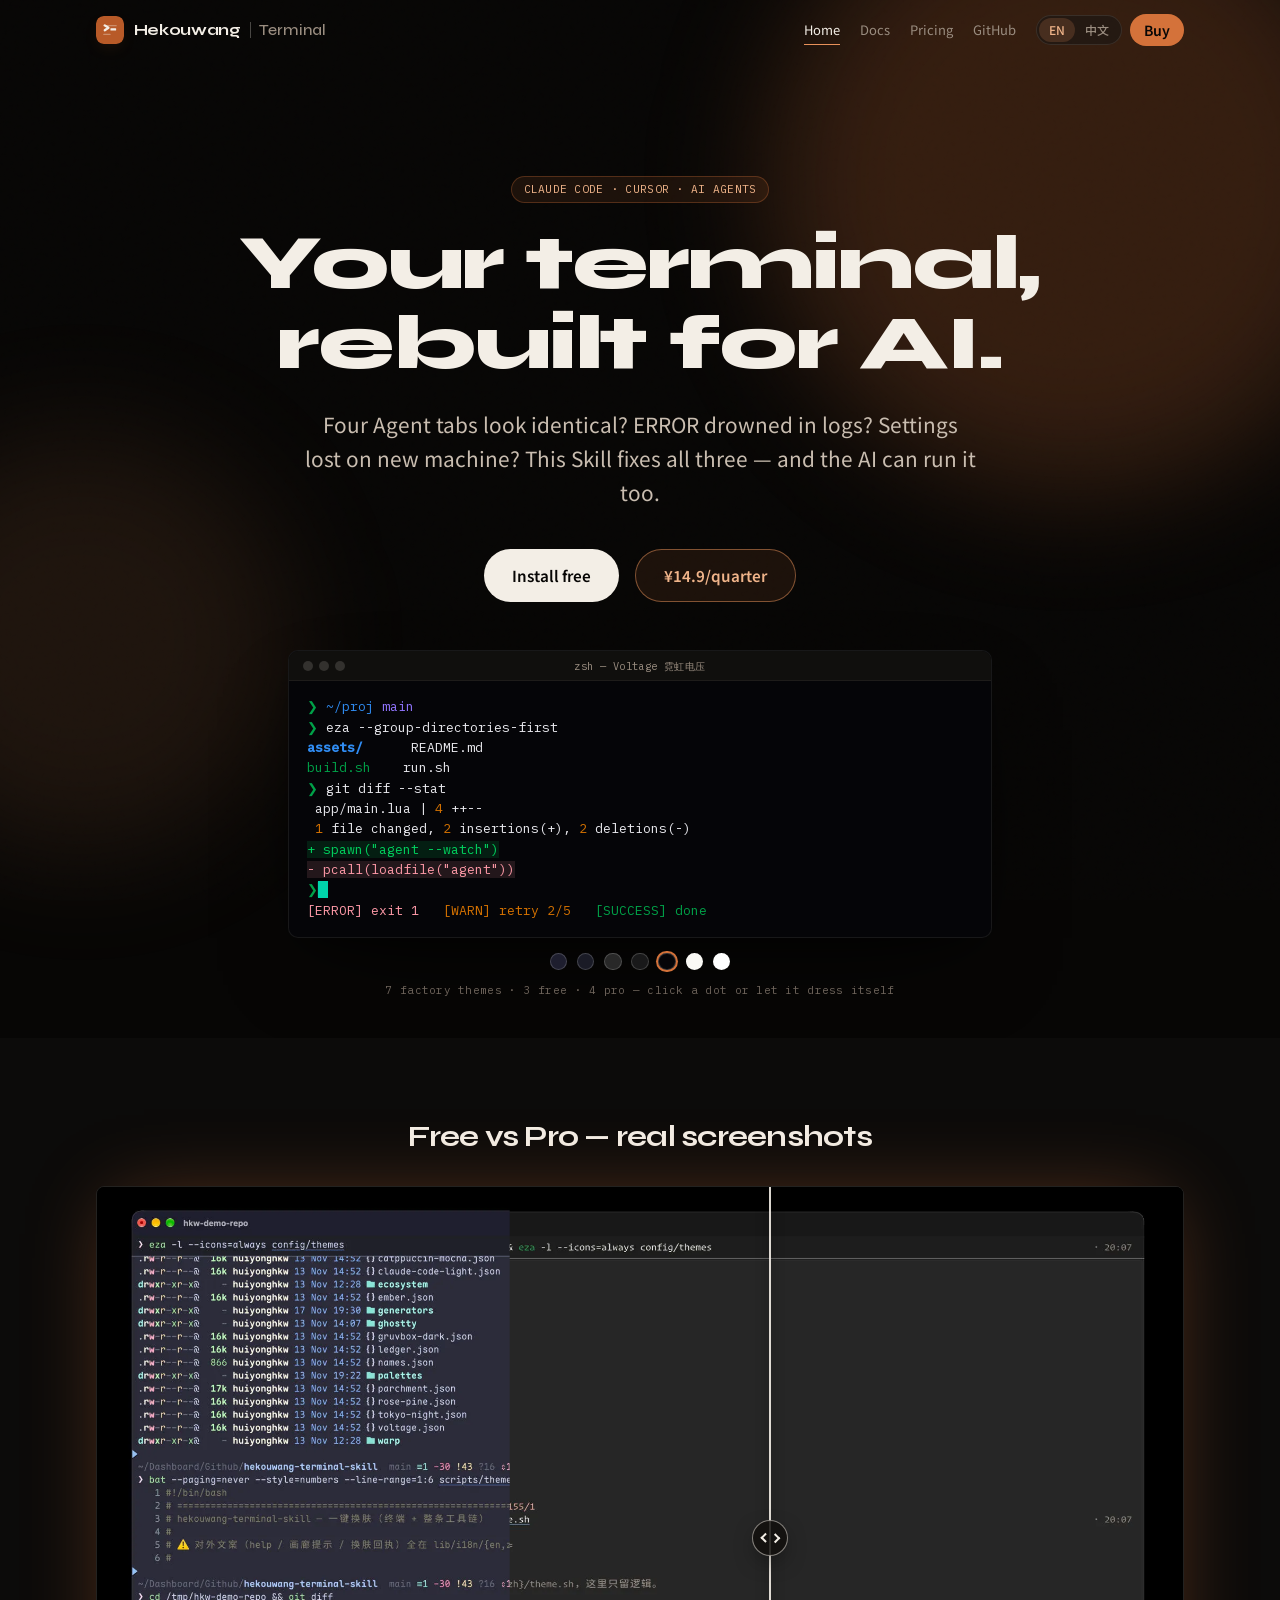
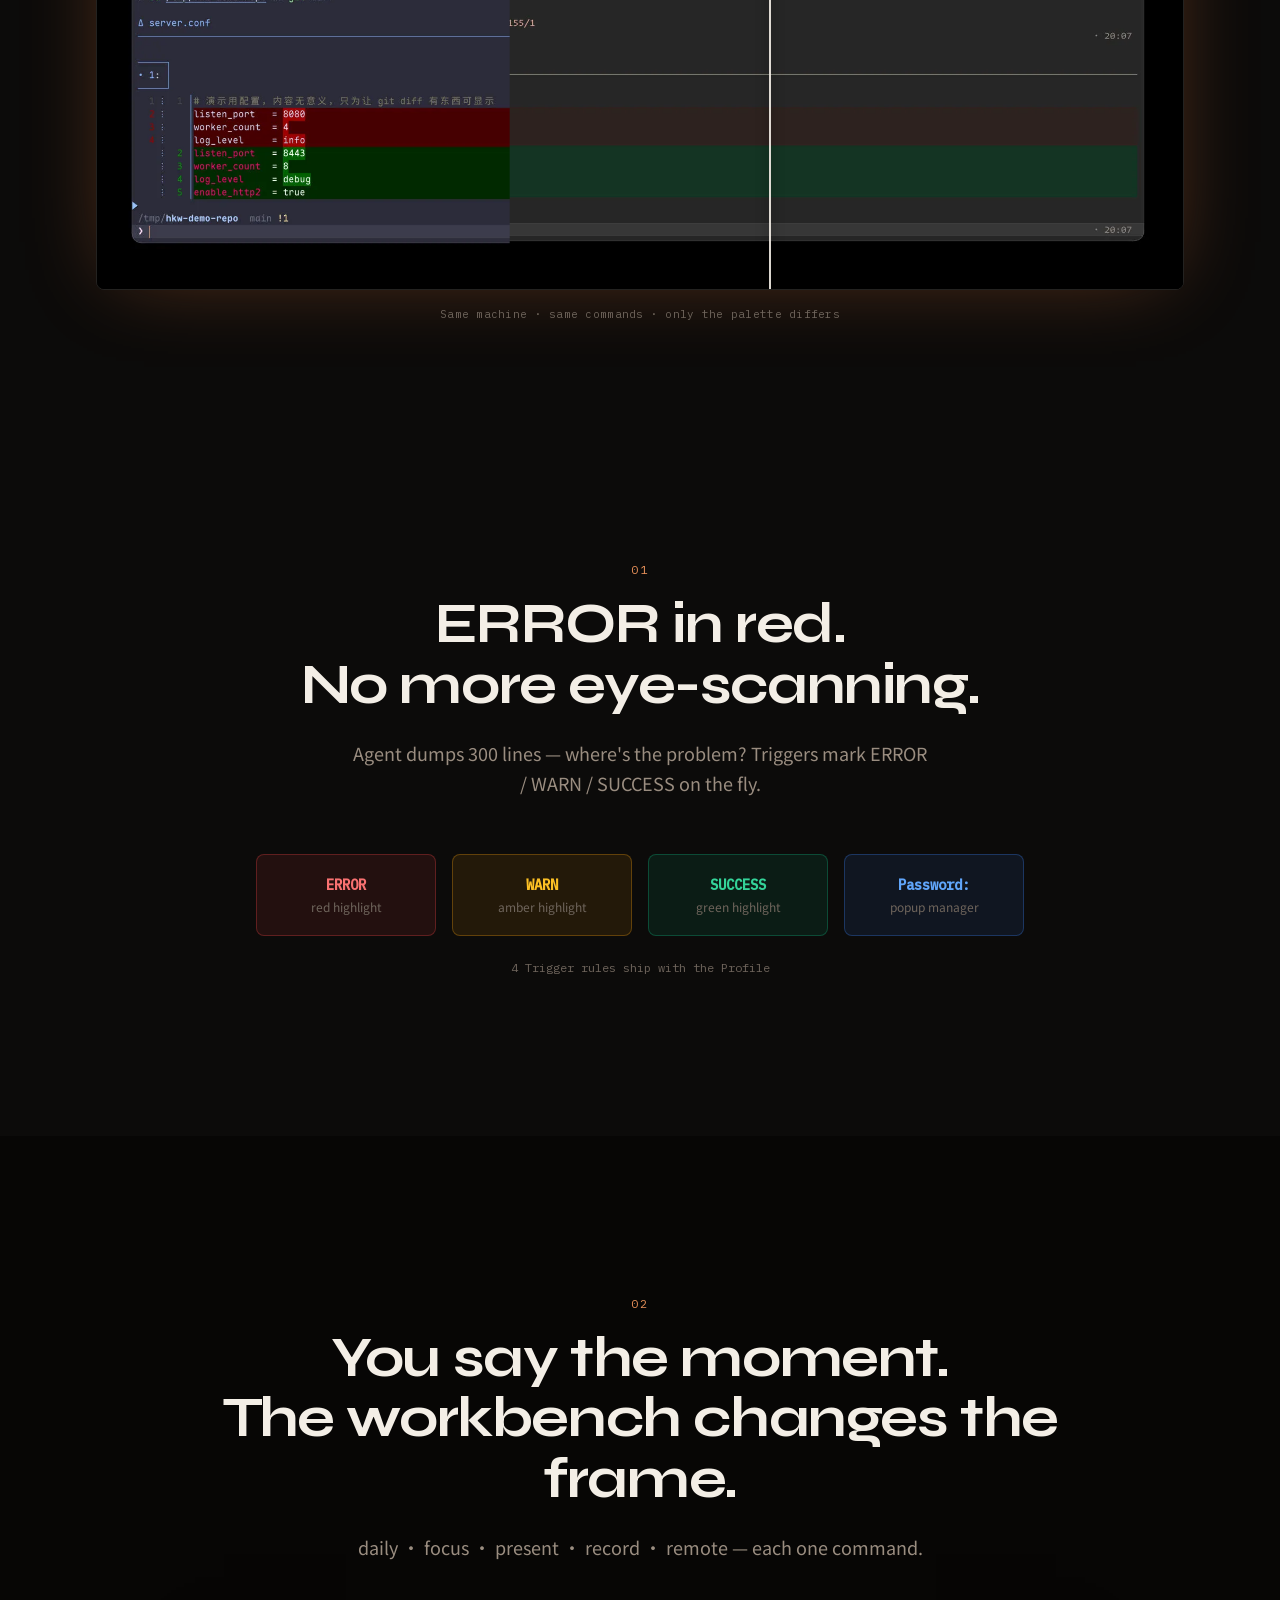
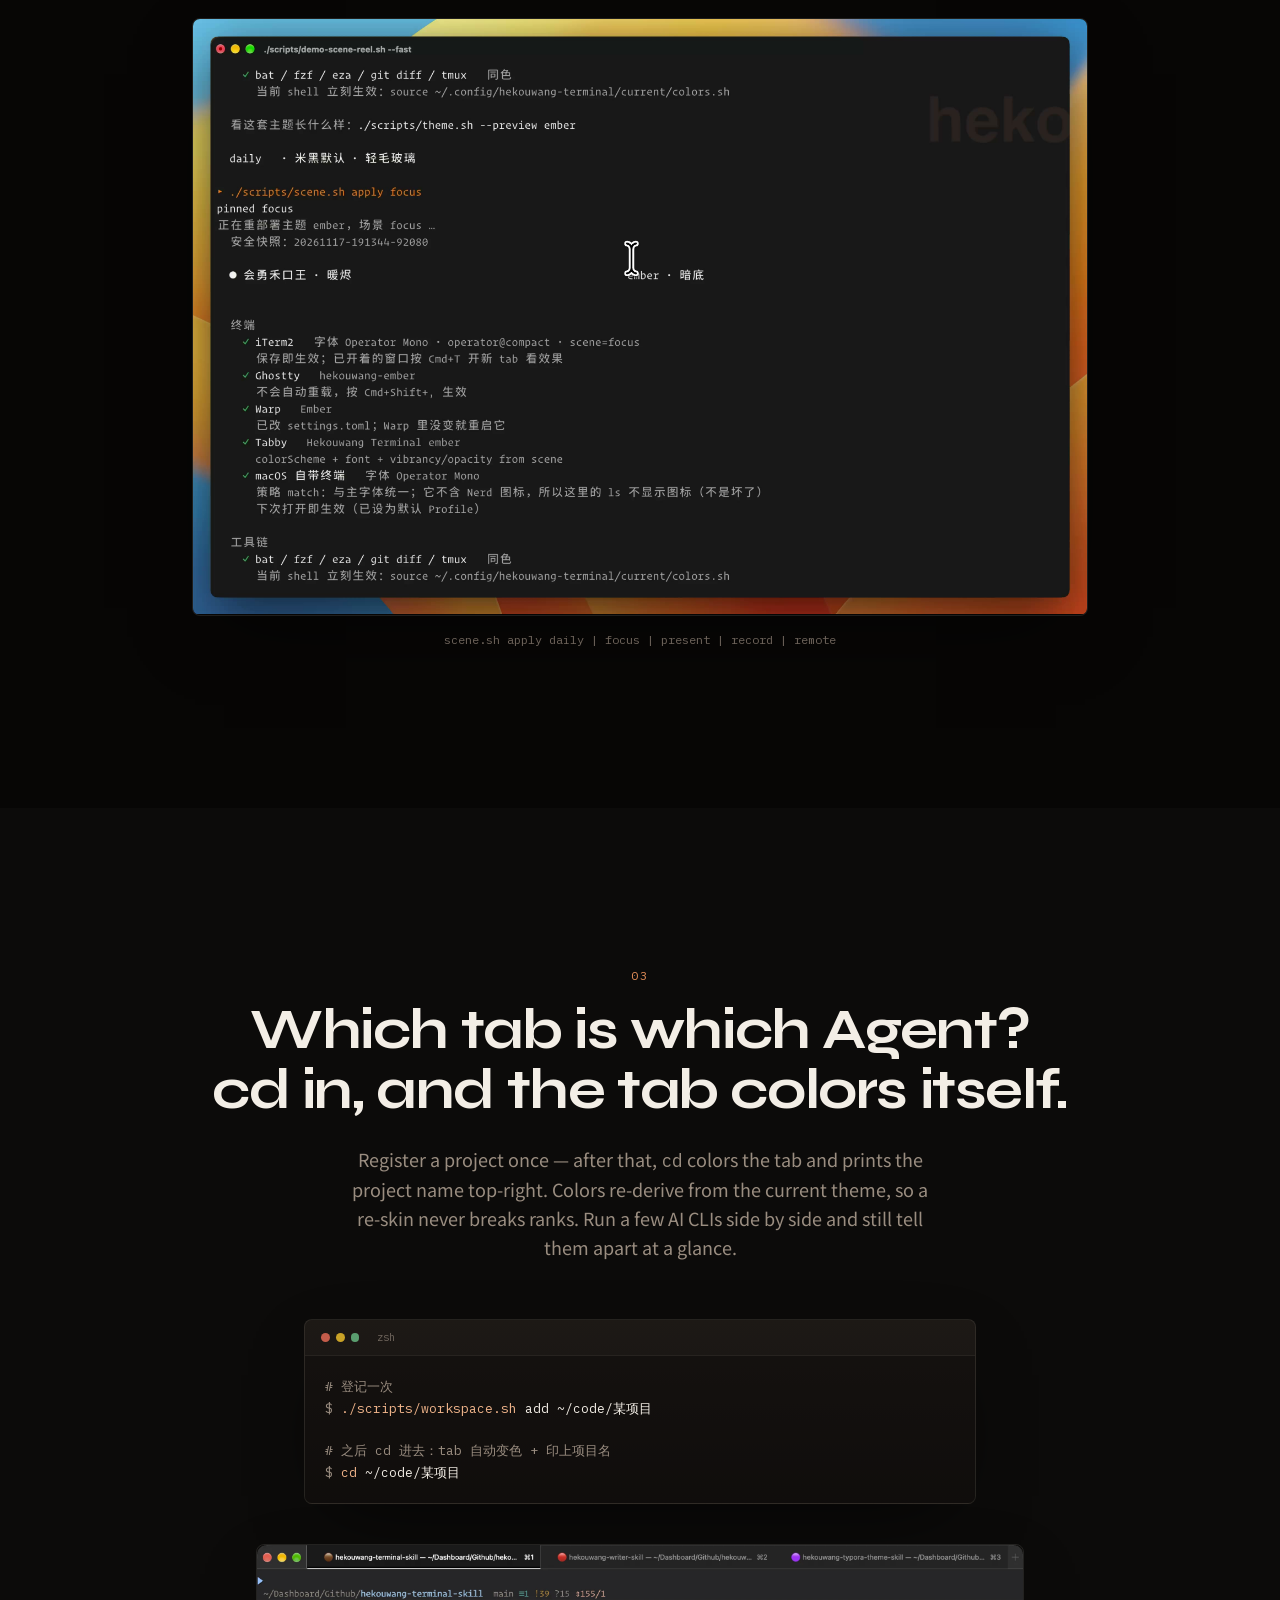
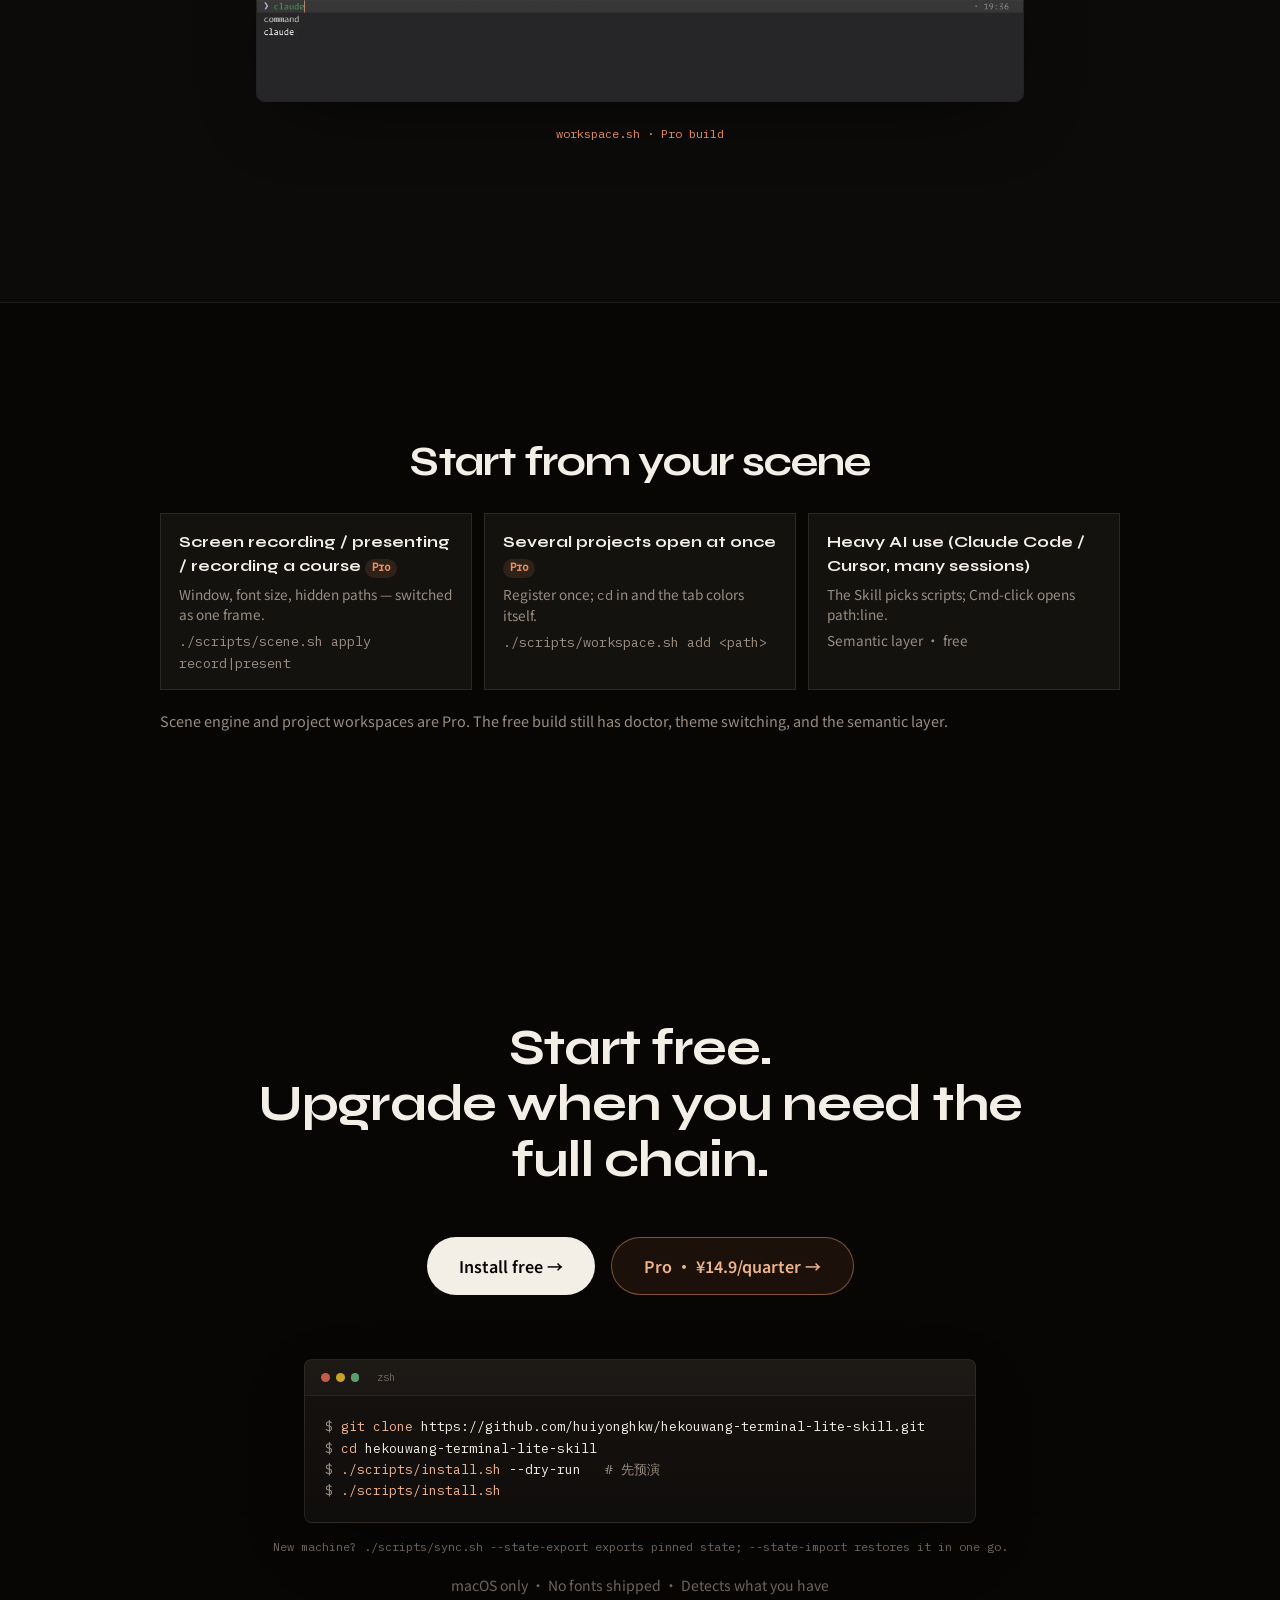
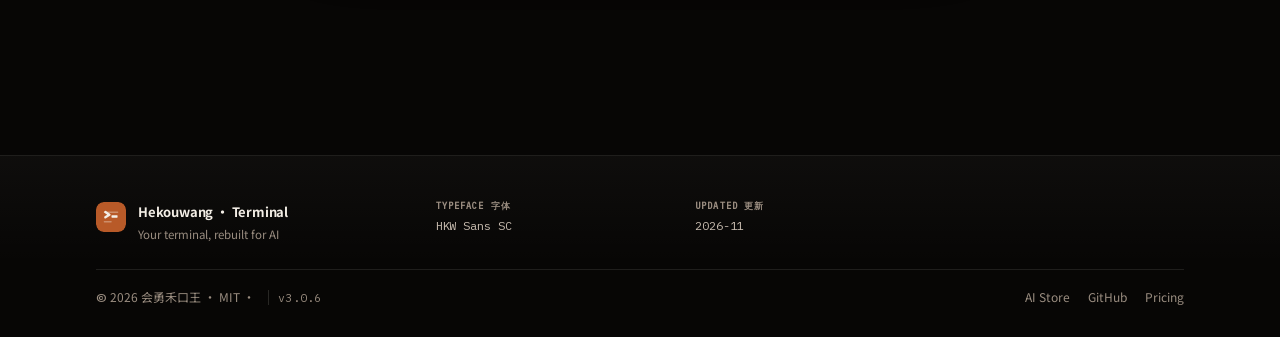
<file: docs/index.html>
<!DOCTYPE html>
<html lang="zh-CN" class="lang-zh">
<head>
<meta charset="utf-8">
<script>
(function(){try{var K='hkw-lang',q=null;try{q=new URLSearchParams(location.search).get('lang')}catch(e){}
if(q!=='zh'&&q!=='en')q=null;var s=q;if(!s)try{s=localStorage.getItem(K)}catch(e){}
if(s!=='zh'&&s!=='en')s=/^zh/i.test(navigator.language||'')?'zh':'en';
document.documentElement.classList.toggle('lang-zh',s==='zh');
document.documentElement.lang=s==='zh'?'zh-CN':'en';
var titles={zh:'会勇禾口王·终端工作台 —— AI 时代的终端，值得重新配一次',en:'Hekouwang Terminal — your terminal, rebuilt for AI'};
var descriptions={zh:'免费版配好的 iTerm2；专业版：ERROR 自动标红、场景一条命令、换机拷目录就还原。',en:'Free: a complete iTerm2 setup. Pro: ERROR auto-highlights, one-command scenes, copy-folder restore.'};
document.title=titles[s];
document.addEventListener('DOMContentLoaded',function(){
  function meta(lang){document.title=titles[lang];var md=document.querySelector('meta[name="description"]');if(md)md.setAttribute('content',descriptions[lang])}
  meta(s);
  var en=document.getElementById('btn-en'),zh=document.getElementById('btn-zh');
  if(en)en.addEventListener('click',function(){meta('en')});
  if(zh)zh.addEventListener('click',function(){meta('zh')});
});
if(q)try{localStorage.setItem(K,q)}catch(e){}}catch(e){}})();
</script>
<meta name="viewport" content="width=device-width, initial-scale=1">
<title>会勇禾口王·终端工作台 —— AI 时代的终端，值得重新配一次</title>
<meta name="description" content="免费版配好的 iTerm2；专业版：ERROR 自动标红、场景一条命令、换机拷目录就还原。">
<link rel="canonical" href="https://huiyonghkw.github.io/hekouwang-terminal-lite-skill/">
<link rel="alternate" type="application/atom+xml" title="更新日志" href="feed.xml">
<meta property="og:type" content="website">
<meta property="og:site_name" content="会勇禾口王·终端工作台">
<meta property="og:locale" content="zh_CN">
<meta property="og:url" content="https://huiyonghkw.github.io/hekouwang-terminal-lite-skill/">
<meta property="og:title" content="会勇禾口王·终端工作台 —— AI 时代的终端，值得重新配一次">
<meta property="og:description" content="日志自动分色、录屏一条命令、换机拷目录。AI 还能直接调用这份 Skill。">
<meta property="og:image" content="https://huiyonghkw.github.io/hekouwang-terminal-lite-skill/images/og-cover.png">
<meta name="twitter:card" content="summary_large_image">
<link rel="icon" href="favicon.svg?v=4" type="image/svg+xml">
<link rel="icon" href="images/icon-skillhub-64.png?v=5" type="image/png" sizes="64x64">
<link rel="apple-touch-icon" href="images/apple-touch-icon.png?v=5">
<meta name="theme-color" content="#070605">
<link rel="stylesheet" href="assets/fonts.css">
<link rel="stylesheet" href="assets/tw.css">
<link rel="stylesheet" href="assets/site.css?v=3.3.6">
<link rel="stylesheet" href="assets/t-live.css">
<script type="application/ld+json">
{
  "@context": "https://schema.org",
  "@type": "Product",
  "name": "会勇禾口王·终端工作台（专业版）",
  "alternateName": "Hekouwang Terminal",
  "description": "AI 时代的终端工作台：ERROR 自动标红、场景一条命令、换机拷目录就还原。AI 能直接调用。",
  "image": "https://huiyonghkw.github.io/hekouwang-terminal-lite-skill/images/og-cover.png",
  "brand": { "@type": "Brand", "name": "会勇禾口王·终端工作台", "alternateName": "Hekouwang Terminal" },
  "offers": [
    { "@type": "Offer", "name": "SkillPay quarterly", "price": "14.9", "priceCurrency": "CNY", "url": "https://skillpay.alipay.com/shelf/product?productId=P0806000213867166&merchantCode=huiyonghkw" },
    { "@type": "Offer", "name": "SkillHub per call", "price": "2.99", "priceCurrency": "CNY", "url": "https://skillhub.cn/skills/indiv-huiyonghkw/hekouwang-terminal-generate-paid" }
  ]
}
</script>
</head>
<body class="bg-ink-950 text-ash-100 font-sans antialiased">

<div id="prog"></div>
<div id="pointer-glow" aria-hidden="true"></div>
<div class="film-grain" aria-hidden="true"></div>

<header id="site-nav" class="fixed inset-x-0 top-0 z-50 border-b border-transparent">
  <div class="mx-auto flex max-w-6xl items-center justify-between gap-4 px-5 py-3.5 md:px-8">
    <a href="index.html" class="brand-mark">
      <img src="images/icon-skillhub.svg?v=4" width="28" height="28" alt="">
      <span class="brand-lockup text-[0.92rem] md:text-[1rem]">
        <span class="brand-name"><span class="en">Hekouwang</span><span class="zh">会勇禾口王</span></span>
        <span class="brand-div" aria-hidden="true"></span>
        <span class="brand-product"><span class="en">Terminal</span><span class="zh">终端工作台</span></span>
      </span>
    </a>
    <div class="flex items-center gap-5">
<nav class="mh-nav hidden items-center gap-5 text-[0.8125rem] text-ash-400 lg:flex" aria-label="Primary">
      <a class="text-ash-100" href="index.html" aria-current="page"><span class="en">Home</span><span class="zh">首页</span></a>
      <a class="transition hover:text-ash-100" href="guide/index.html"><span class="en">Docs</span><span class="zh">文档</span></a>
      <a class="transition hover:text-ash-100" href="pricing.html"><span class="en">Pricing</span><span class="zh">定价</span></a>
      <a class="transition hover:text-ash-100" href="https://github.com/huiyonghkw/hekouwang-terminal-lite-skill">GitHub</a>
    </nav>
    <div class="flex items-center gap-2">
      <div class="toggle flex rounded-full border border-ash-100/10 bg-ink-800/60 p-0.5 text-xs font-medium" role="group" aria-label="Language">
        <button id="btn-en" class="rounded-full px-2.5 py-1 text-ash-400 transition" aria-pressed="true">EN</button>
        <button id="btn-zh" class="rounded-full px-2.5 py-1 text-ash-400 transition" aria-pressed="false">中文</button>
      </div>
      <a href="pricing.html#plans" class="btn-mag btn-mag--ember hidden rounded-full bg-ember-500 px-3.5 py-1.5 text-sm font-semibold text-ink-950 transition hover:bg-ember-400 sm:inline-flex">
        <span class="en">Buy</span><span class="zh">购买</span>
      </a>
      <button id="nav-toggle" class="inline-flex h-9 w-9 items-center justify-center rounded-full border border-ash-100/10 text-ash-200 lg:hidden" aria-expanded="false" aria-controls="mobile-nav" aria-label="Menu">
        <svg width="18" height="18" viewBox="0 0 24 24" fill="none" stroke="currentColor" stroke-width="1.8"><path d="M4 7h16M4 12h16M4 17h16"/></svg>
      </button>
    </div>
    </div>
  </div>
  <div id="mobile-nav" class="border-t border-ash-100/10 bg-ink-950/95 px-5 py-4 backdrop-blur-xl lg:hidden">
    <div class="flex flex-col gap-3 text-sm text-ash-200">
      <a href="index.html"><span class="en">Home</span><span class="zh">首页</span></a>
      <a href="guide/index.html"><span class="en">Docs</span><span class="zh">文档</span></a>
      <a href="pricing.html"><span class="en">Pricing</span><span class="zh">定价</span></a>
      <a href="https://github.com/huiyonghkw/hekouwang-terminal-lite-skill">GitHub</a>
    </div>
  </div>
</header>

<main class="site-main w-full">

  <!-- ════════════════════════════════════════════════════════════════════════
       HERO — 占满首屏：一句话 + 对比图 + 两个按钮
       ════════════════════════════════════════════════════════════════════════ -->
  <section class="hero-full relative flex min-h-[100svh] flex-col overflow-hidden bg-ink-950">
    <div class="ambient-orb ambient-orb--a" aria-hidden="true"></div>
    <div class="ambient-orb ambient-orb--b" aria-hidden="true"></div>

    <div class="relative z-10 mx-auto flex w-full max-w-5xl flex-1 flex-col items-center justify-center px-5 pt-24 pb-8 text-center md:px-8 md:pt-28 md:pb-12">
      <p class="inline-block rounded-full border border-ember-500/30 bg-ember-500/10 px-3 py-1 font-mono text-[0.7rem] tracking-wide text-ember-300 uppercase"><span class="en">Claude Code · Cursor · AI agents</span><span class="zh">Claude Code · Cursor · AI 编程</span></p>
      <h1 class="hero-headline mt-5 font-display text-[clamp(2.4rem,6.5vw,4.8rem)] font-extrabold leading-[1.05] tracking-tight text-ash-100">
        <span class="en">Your terminal,<br>rebuilt for AI.</span>
        <span class="zh">AI 时代的终端<br>值得重新配一次</span>
      </h1>
      <p class="mt-6 max-w-2xl text-[clamp(1.05rem,2vw,1.3rem)] leading-relaxed text-ash-300">
        <span class="en">Four Agent tabs look identical? ERROR drowned in logs? Settings lost on new machine? This Skill fixes all three — and the AI can run it too.</span>
        <span class="zh">四个 Agent 标签长得一样？ERROR 淹没在日志里？换台电脑又要从头配？这份 Skill 一并解决——而且 AI 能直接调用。</span>
      </p>
      <div class="mt-10 flex flex-wrap justify-center gap-4">
        <a href="guide/install.html" class="btn-mag btn-mag--solid inline-flex items-center rounded-full bg-ash-100 px-7 py-3.5 text-[0.95rem] font-semibold text-ink-950 hover:bg-white">
          <span class="en">Install free</span><span class="zh">安装免费版</span>
        </a>
        <a href="pricing.html#plans" class="btn-mag btn-mag--ember inline-flex items-center rounded-full border border-ember-400/50 bg-ember-500/10 px-7 py-3.5 text-[0.95rem] font-semibold text-ember-300 hover:border-ember-300 hover:bg-ember-500/20">
          <span class="en">¥14.9/quarter</span><span class="zh">¥14.9/季度</span>
        </a>
      </div>
    </div>

    <figure class="hero-compare relative z-10 mx-auto w-full max-w-3xl px-4 pb-6 md:px-8 md:pb-10">
      <div class="t-live" data-tlive="ember">
        <div class="tl-chrome" aria-hidden="true"><i></i><i></i><i></i><span class="tl-title">zsh — ember</span></div>
        <pre class="tl-body"><span class="tl-p">❯</span> <span class="tl-dir">~/proj</span> <span class="tl-git">main</span>
<span class="tl-p">❯</span> eza --group-directories-first
<span class="tl-dir tl-b">assets/</span>      <span class="tl-fg">README.md</span>
<span class="tl-exe">build.sh</span>    <span class="tl-fg">run.sh</span>
<span class="tl-p">❯</span> git diff --stat
 app/main.lua | <span class="tl-num">4</span> ++--
 <span class="tl-num">1</span> file changed, <span class="tl-num">2</span> insertions(+), <span class="tl-num">2</span> deletions(-)
<span class="tl-add">+ spawn("agent --watch")</span>
<span class="tl-del">- pcall(loadfile("agent"))</span>
<span class="tl-p">❯</span><span class="tl-cur">▍</span>
<span class="tl-err">[ERROR] exit 1</span>   <span class="tl-warn">[WARN] retry 2/5</span>   <span class="tl-ok">[SUCCESS] done</span></pre>
      </div>
      <div class="t-live-dots" data-tlive-switcher data-auto aria-label="Theme preview">
        <button class="t-dot" data-theme="catppuccin-mocha" data-display="Catppuccin Mocha" aria-label="切换到 Catppuccin Mocha"></button>
        <button class="t-dot" data-theme="tokyo-night" data-display="Tokyo Night" aria-label="切换到 Tokyo Night"></button>
        <button class="t-dot" data-theme="gruvbox-dark" data-display="Gruvbox Dark" aria-label="切换到 Gruvbox Dark"></button>
        <button class="t-dot is-active" data-theme="ember" data-display="Ember 暖烬" aria-label="切换到 Ember 暖烬"></button>
        <button class="t-dot" data-theme="voltage" data-display="Voltage 霓虹电压" aria-label="切换到 Voltage 霓虹电压 · 专业版"></button>
        <button class="t-dot" data-theme="parchment" data-display="Parchment 暖纸" aria-label="切换到 Parchment 暖纸 · 专业版"></button>
        <button class="t-dot" data-theme="ledger" data-display="Ledger 账簿" aria-label="切换到 Ledger 账簿 · 专业版"></button>
      </div>
      <figcaption class="mt-3 text-center font-mono text-[0.68rem] tracking-wide text-ash-500">
        <span class="en">7 factory themes · 3 free · 4 pro — click a dot or let it dress itself</span>
        <span class="zh">7 套出厂主题 · 3 免费 · 4 专业 —— 点圆点或等它自己换装</span>
      </figcaption>
    </figure>
  </section>

  <!-- ════════════════════════════════════════════════════════════════════════
       FREE VS PRO — 真机截图对比滑块（从 hero 移出的 slim 区块）
       ════════════════════════════════════════════════════════════════════════ -->
  <section class="py-20 bg-ink-900" data-reveal>
    <div class="mx-auto max-w-6xl px-4 md:px-8">
      <h2 class="text-center font-display text-2xl font-bold tracking-tight text-ash-100 md:text-3xl">
        <span class="en">Free vs Pro — real screenshots</span>
        <span class="zh">免费版 vs 专业版，真机截图</span>
      </h2>
      <figure class="hero-compare relative z-10 mx-auto mt-8 w-full">
        <div class="compare-frame overflow-hidden rounded-lg border border-ash-100/10 shadow-glow">
          <div class="compare-slider" data-compare>
            <img class="cmp-base" src="images/cmp-iterm2-free.webp?v=11" alt="免费版：eza / bat / git diff 各说各话">
            <div class="cmp-overlay"><img class="cmp-top" src="images/cmp-iterm2-paid.webp?v=11" alt="专业版：同一份色板生成"></div>
            <div class="cmp-handle" aria-hidden="true"><span class="cmp-grip"></span></div>
            <input class="cmp-range" type="range" min="0" max="100" value="50" aria-label="拖动对比免费版与专业版 / drag to compare free vs pro">
            <span class="compare-label cmp-tag--left"><span class="en">Free · each tool, own colors</span><span class="zh">免费版 · 工具各说各话</span></span>
            <span class="compare-label cmp-tag--right"><span class="en">Pro · one palette</span><span class="zh">专业版 · 同一份色板</span></span>
          </div>
        </div>
        <p class="mt-4 text-center font-mono text-[0.68rem] tracking-wide text-ash-500">
          <span class="en">Same machine · same commands · only the palette differs</span>
          <span class="zh">同一台机器 · 同一条命令 · 只差一份色板</span>
        </p>
      </figure>
    </div>
  </section>

  <!-- ════════════════════════════════════════════════════════════════════════
       BLOCK 1 — 日志分色：ERROR 自动标红
       ════════════════════════════════════════════════════════════════════════ -->
  <section class="py-32 md:py-40 bg-ink-900" data-reveal>
    <div class="mx-auto max-w-5xl px-5 md:px-8">
      <p class="text-center font-mono text-xs tracking-[0.2em] text-ember-400 uppercase">01</p>
      <h2 class="mt-4 text-center font-display text-[clamp(2rem,5vw,3.5rem)] font-bold leading-[1.08] tracking-tight text-ash-100">
        <span class="en">ERROR in red.<br>No more eye-scanning.</span>
        <span class="zh">ERROR 自动标红<br>不用肉眼扫</span>
      </h2>
      <p class="mx-auto mt-6 max-w-xl text-center text-lg leading-relaxed text-ash-400">
        <span class="en">Agent dumps 300 lines — where's the problem? Triggers mark ERROR / WARN / SUCCESS on the fly.</span>
        <span class="zh">Agent 吐 300 行日志，问题在哪？Triggers 实时标出 ERROR / WARN / SUCCESS。</span>
      </p>
      <div class="mx-auto mt-14 grid max-w-3xl gap-4 md:grid-cols-4">
        <div class="rounded-lg border border-red-500/30 bg-red-500/10 px-4 py-5 text-center">
          <p class="font-mono text-sm font-semibold text-red-400">ERROR</p>
          <p class="mt-1 text-xs text-ash-500"><span class="en">red highlight</span><span class="zh">红色高亮</span></p>
        </div>
        <div class="rounded-lg border border-amber-500/30 bg-amber-500/10 px-4 py-5 text-center">
          <p class="font-mono text-sm font-semibold text-amber-400">WARN</p>
          <p class="mt-1 text-xs text-ash-500"><span class="en">amber highlight</span><span class="zh">琥珀高亮</span></p>
        </div>
        <div class="rounded-lg border border-emerald-500/30 bg-emerald-500/10 px-4 py-5 text-center">
          <p class="font-mono text-sm font-semibold text-emerald-400">SUCCESS</p>
          <p class="mt-1 text-xs text-ash-500"><span class="en">green highlight</span><span class="zh">绿色高亮</span></p>
        </div>
        <div class="rounded-lg border border-blue-500/30 bg-blue-500/10 px-4 py-5 text-center">
          <p class="font-mono text-sm font-semibold text-blue-400">Password:</p>
          <p class="mt-1 text-xs text-ash-500"><span class="en">popup manager</span><span class="zh">弹出密码管理</span></p>
        </div>
      </div>
      <p class="mt-6 text-center font-mono text-xs text-ash-500"><span class="en">4 Trigger rules ship with the Profile</span><span class="zh">4 条 Triggers 规则随 Profile 交付</span></p>
    </div>
  </section>

<!-- ════════════════════════════════════════════════════════════════════════
       BLOCK 2 — 场景引擎：一条命令改画面
       ════════════════════════════════════════════════════════════════════════ -->
  <section class="py-32 md:py-40 bg-ink-950" data-reveal>
    <div class="mx-auto max-w-5xl px-5 md:px-8">
      <p class="text-center font-mono text-xs tracking-[0.2em] text-ember-400 uppercase">02</p>
      <h2 class="mt-4 text-center font-display text-[clamp(2rem,5vw,3.5rem)] font-bold leading-[1.08] tracking-tight text-ash-100">
        <span class="en">You say the moment.<br>The workbench changes the frame.</span>
        <span class="zh">你说出场合<br>工作台改画面</span>
      </h2>
      <p class="mx-auto mt-6 max-w-xl text-center text-lg leading-relaxed text-ash-400">
        <span class="en">daily · focus · present · record · remote — each one command.</span>
        <span class="zh">日常 · 专注 · 演示 · 录屏 · 远程 —— 各一条命令。</span>
      </p>
      <figure class="scene-reel mt-14 overflow-hidden rounded-lg border border-ash-100/10 shadow-panel">
        <video
          class="scene-reel__video block w-full bg-ink-950"
          src="images/scene-reel.mp4"
          poster="images/scene-reel-poster.jpg"
          width="3244"
          height="2160"
          autoplay
          muted
          loop
          playsinline
          preload="metadata"
          aria-label="scene.sh: daily, focus, present, record, remote">
        </video>
      </figure>
      <p class="mt-4 text-center font-mono text-xs text-ash-500">scene.sh apply daily | focus | present | record | remote</p>
    </div>
  </section>

  <!-- ════════════════════════════════════════════════════════════════════════
       BLOCK 3 — 项目工作区：cd 进项目，标签自己变色
       ════════════════════════════════════════════════════════════════════════ -->
  <section id="workspace" class="py-32 md:py-40 bg-ink-900" data-reveal>
    <div class="mx-auto max-w-5xl px-5 md:px-8">
      <p class="text-center font-mono text-xs tracking-[0.2em] text-ember-400 uppercase">03</p>
      <h2 class="mt-4 text-center font-display text-[clamp(2rem,5vw,3.5rem)] font-bold leading-[1.08] tracking-tight text-ash-100">
        <span class="en">Which tab is which Agent?<br>cd in, and the tab colors itself.</span>
        <span class="zh">哪个 tab 是哪个 Agent？<br>cd 进项目，标签自己变色</span>
      </h2>
      <p class="mx-auto mt-6 max-w-xl text-center text-lg leading-relaxed text-ash-400">
        <span class="en">Register a project once — after that, <code>cd</code> colors the tab and prints the project name top-right. Colors re-derive from the current theme, so a re-skin never breaks ranks. Run a few AI CLIs side by side and still tell them apart at a glance.</span>
        <span class="zh">项目登记一次，之后 <code>cd</code> 进去标签自动变色、右上角印上项目名。颜色从当前主题色板重算，换肤不脱队——同时开几个 AI CLI 会话也一眼分清。</span>
      </p>
      <div class="term-chrome mx-auto mt-14 max-w-2xl overflow-hidden rounded-lg text-left">
        <div class="dots flex items-center gap-1.5 border-b border-ash-100/5 bg-ink-800/40 px-4 py-2.5">
          <i></i><i></i><i></i>
          <span class="ml-3 font-mono text-[0.65rem] text-ash-500">zsh</span>
        </div>
<pre class="sc bg-ink-900/50 px-5 py-5 text-[0.82rem] leading-relaxed"><span class="c"># 登记一次</span>
<span class="p">$</span> <span class="o">./scripts/workspace.sh</span> add ~/code/某项目

<span class="c"># 之后 cd 进去：tab 自动变色 + 印上项目名</span>
<span class="p">$</span> <span class="o">cd</span> ~/code/某项目</pre>
      </div>
      <figure class="mx-auto mt-10 max-w-3xl overflow-hidden rounded-lg border border-ash-100/10 shadow-panel">
        <img src="images/40-workspace.webp" alt="三个项目三个标签色点：每个 tab 按所在项目自动变色并印上项目名" class="block w-full" loading="lazy">
      </figure>
      <p class="mt-6 text-center font-mono text-xs text-ember-400"><span class="en">workspace.sh · Pro build</span><span class="zh">workspace.sh · 专业版</span></p>
    </div>
  </section>

  <!-- ════════════════════════════════════════════════════════════════════════
       CTA — 价格 + 安装命令
       ════════════════════════════════════════════════════════════════════════ -->
    <!-- ════════════════════════════════════════════════════════════════════════
       SCENARIOS — 从你的场景开始
       ════════════════════════════════════════════════════════════════════════ -->
  <section class="py-24 md:py-32 bg-ink-950 border-t border-ash-100/10" data-reveal>
    <div class="mx-auto max-w-5xl px-5 md:px-8">
      <h2 class="text-center font-display text-[clamp(1.8rem,3.6vw,2.6rem)] font-bold tracking-tight text-ash-100"><span class="en">Start from your scene</span><span class="zh">从你的场景开始</span></h2>
      <div class="pillgrid pillgrid--3 mt-10">
  <a class="pill" href="pricing.html#stories">
    <div class="t"><span class="en">Screen recording / presenting / recording a course</span><span class="zh">录屏 / 投屏 / 录课</span> <span class="tag tag-paid"><span class="en">Pro</span><span class="zh">专业版</span></span></div>
    <div class="d"><span class="en">Window, font size, hidden paths — switched as one frame.</span><span class="zh">窗口、字号、藏路径，一次调好整个画面。</span></div>
    <div class="d"><code>./scripts/scene.sh apply record|present</code></div>
  </a>
  <a class="pill" href="#workspace">
    <div class="t"><span class="en">Several projects open at once</span><span class="zh">同时开好几个项目</span> <span class="tag tag-paid"><span class="en">Pro</span><span class="zh">专业版</span></span></div>
    <div class="d"><span class="en">Register once; <code>cd</code> in and the tab colors itself.</span><span class="zh">登记一次，<code>cd</code> 进项目 tab 自动变色。</span></div>
    <div class="d"><code>./scripts/workspace.sh add &lt;path&gt;</code></div>
  </a>
  <a class="pill" href="guide/semantic.html">
    <div class="t"><span class="en">Heavy AI use (Claude Code / Cursor, many sessions)</span><span class="zh">AI 重度用户（Claude Code / Cursor 多会话）</span></div>
    <div class="d"><span class="en">The Skill picks scripts; Cmd-click opens path:line.</span><span class="zh">Skill 替你挑脚本；Cmd-click 直达路径:行号。</span></div>
    <div class="d"><span class="en">Semantic layer · free</span><span class="zh">语义层 · 免费版可用</span></div>
  </a>
</div>
<p class="muted"><span class="en">Scene engine and project workspaces are Pro. The free build still has doctor, theme switching, and the semantic layer.</span><span class="zh">场景引擎与项目工作区为专业版能力；免费版可用体检、换肤、语义层。</span></p>
    </div>
  </section>

<section class="py-32 md:py-40 bg-ink-950" data-reveal>
    <div class="mx-auto max-w-4xl px-5 text-center md:px-8">
      <h2 class="font-display text-[clamp(2rem,5vw,3.2rem)] font-bold leading-[1.1] tracking-tight text-ash-100">
        <span class="en">Start free.<br>Upgrade when you need the full chain.</span>
        <span class="zh">先免费装<br>需要全链时再升级</span>
      </h2>
      <div class="mt-12 flex flex-wrap justify-center gap-4">
        <a href="guide/install.html" class="btn-mag btn-mag--solid inline-flex items-center rounded-full bg-ash-100 px-8 py-4 text-base font-semibold text-ink-950 hover:bg-white">
          <span class="en">Install free →</span><span class="zh">安装免费版 →</span>
        </a>
        <a href="pricing.html#plans" class="btn-mag btn-mag--ember inline-flex items-center rounded-full border border-ember-400/50 bg-ember-500/10 px-8 py-4 text-base font-semibold text-ember-300 hover:border-ember-300 hover:bg-ember-500/20">
          <span class="en">Pro · ¥14.9/quarter →</span><span class="zh">专业版 · ¥14.9/季度 →</span>
        </a>
      </div>

      <div class="term-chrome mx-auto mt-16 max-w-2xl overflow-hidden rounded-lg text-left">
        <div class="dots flex items-center gap-1.5 border-b border-ash-100/5 bg-ink-800/40 px-4 py-2.5">
          <i></i><i></i><i></i>
          <span class="ml-3 font-mono text-[0.65rem] text-ash-500">zsh</span>
        </div>
<pre class="sc bg-ink-900/50 px-5 py-5 text-[0.82rem] leading-relaxed"><span class="p">$</span> <span class="o">git clone</span> https://github.com/huiyonghkw/hekouwang-terminal-lite-skill.git
<span class="p">$</span> <span class="o">cd</span> hekouwang-terminal-lite-skill
<span class="p">$</span> <span class="o">./scripts/install.sh</span> --dry-run   <span class="c"># 先预演</span>
<span class="p">$</span> <span class="o">./scripts/install.sh</span></pre>
      </div>
      <p class="mt-4 font-mono text-xs text-ash-500"><span class="en">New machine? <code>./scripts/sync.sh --state-export</code> exports pinned state; <code>--state-import</code> restores it in one go.</span><span class="zh">换机？<code>./scripts/sync.sh --state-export</code> 导出钉住状态，新机 <code>--state-import</code> 一条还原</span></p>
      <p class="mt-5 text-sm text-ash-500"><span class="en">macOS only · No fonts shipped · Detects what you have</span><span class="zh">仅 macOS · 不分发字体 · 探测本机字体</span></p>
    </div>
  </section>

</main>

<footer class="site-footer">
  <div class="site-footer-inner">
    <div class="footer-top">
      <div class="footer-brand">
        <img src="images/icon-skillhub.svg?v=4" width="30" height="30" alt="">
        <div>
          <b><span class="zh">会勇禾口王 · 终端工作台</span><span class="en">Hekouwang · Terminal</span></b>
          <span><span class="zh">AI 时代的终端，值得重新配一次</span><span class="en">Your terminal, rebuilt for AI</span></span>
        </div>
      </div>
      <div class="footer-col"><span class="footer-k">TYPEFACE 字体</span><span>HKW Sans SC</span></div>
      <div class="footer-col"><span class="footer-k">UPDATED 更新</span><span>2026-11</span></div>
    </div>
    <div class="footer-bottom">
      <span>© 2026 会勇禾口王 · MIT · <!-- BEGIN:GENERATED:VERSION --><span class="ver-badge">v3.0.6</span><!-- END:GENERATED:VERSION --></span>
      <div class="footer-links">
        <a href="https://skillpay.alipay.com/public/huiyonghkw" target="_blank" rel="noopener noreferrer"><span class="zh">AI 商店</span><span class="en">AI Store</span></a>
        <a href="https://github.com/huiyonghkw/hekouwang-terminal-lite-skill" target="_blank" rel="noopener noreferrer">GitHub</a>
        <a href="pricing.html"><span class="zh">定价</span><span class="en">Pricing</span></a>
      </div>
    </div>
  </div>
</footer>

<script defer src="assets/t-live.js"></script>
<script src="assets/site.js?v=3.0.5"></script>
</body>
</html>
</file>
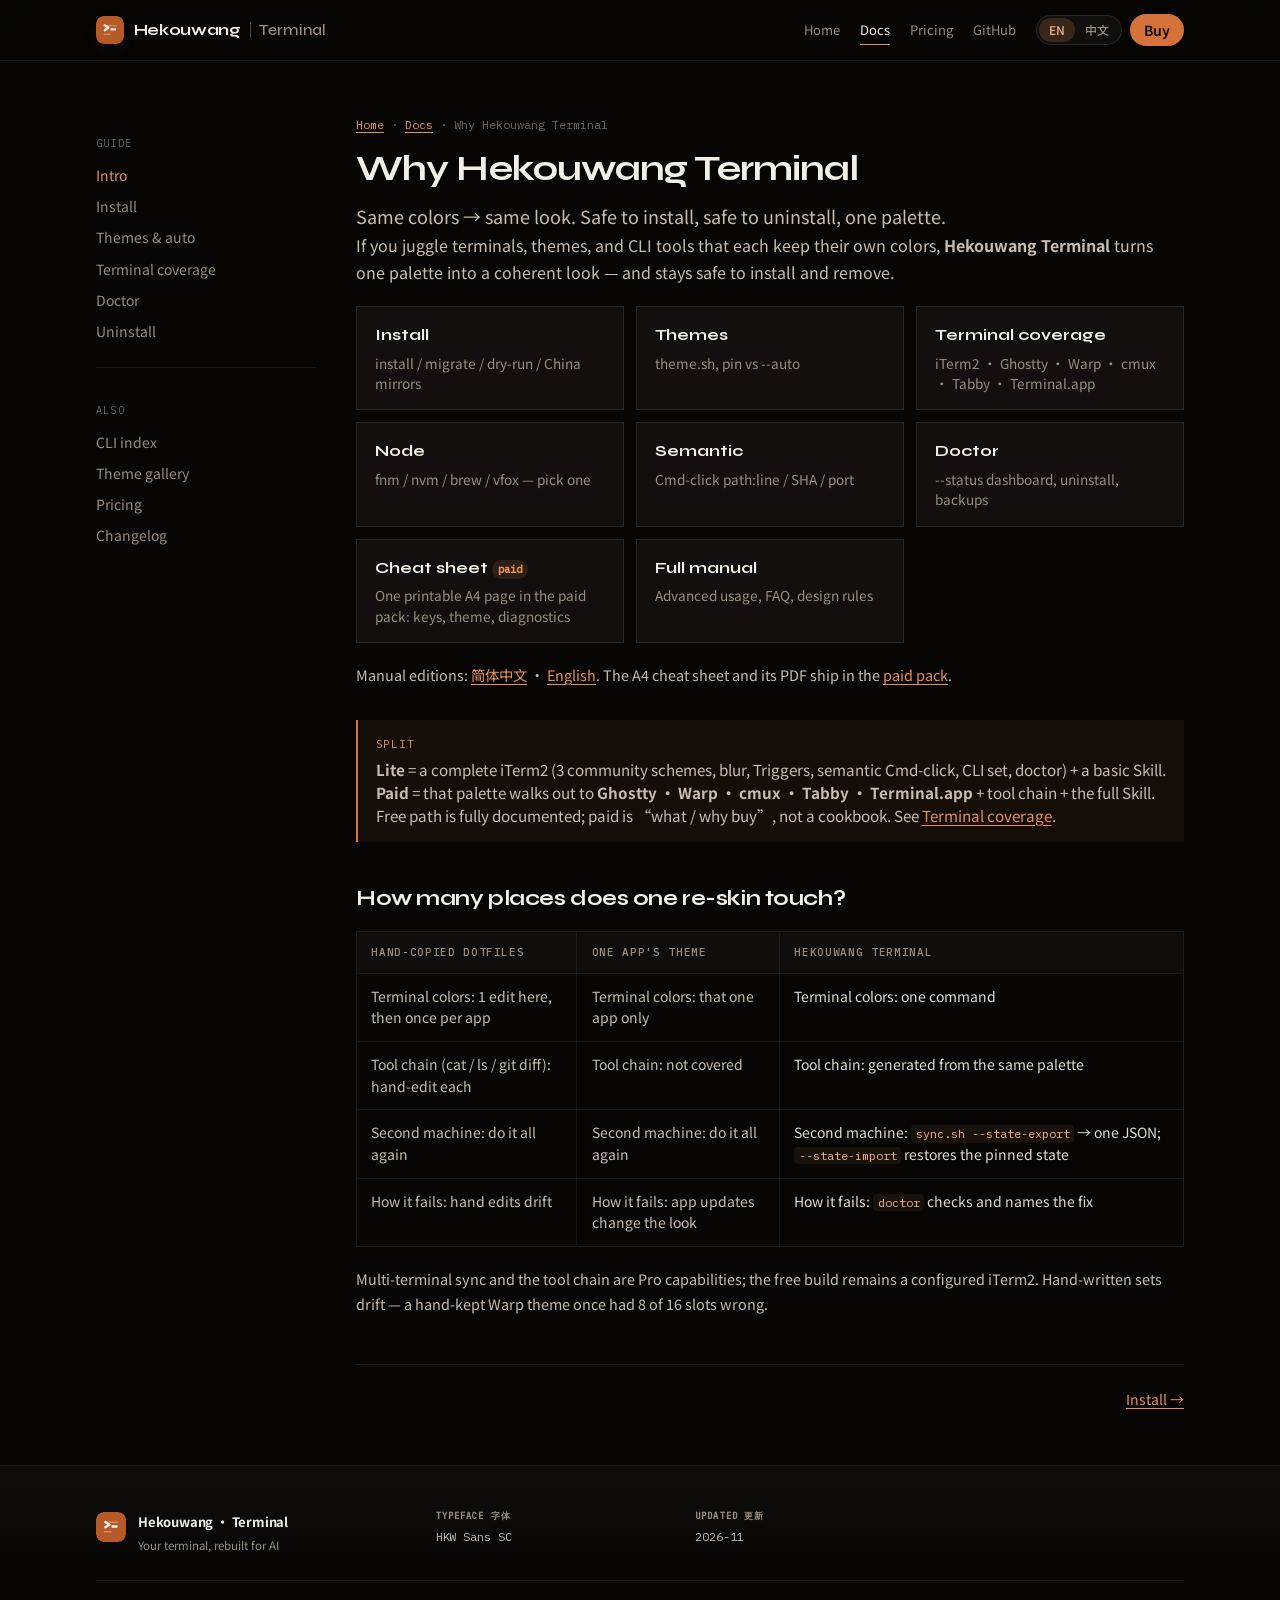
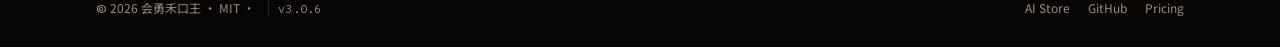
<file: docs/guide/index.html>
<!DOCTYPE html>
<html lang="zh-CN" class="lang-zh">
<head>
<meta charset="utf-8">
<script>
/* Sync lang before paint: ?lang -> localStorage -> navigator */
(function(){try{var K='hkw-lang',q=null;try{q=new URLSearchParams(location.search).get('lang')}catch(e){}
if(q!=='zh'&&q!=='en')q=null;var s=q;if(!s)try{s=localStorage.getItem(K)}catch(e){}
if(s!=='zh'&&s!=='en')s=/^zh/i.test(navigator.language||'')?'zh':'en';
if(s==='zh')document.documentElement.classList.add('lang-zh');
document.documentElement.lang=s==='zh'?'zh-CN':'en';
if(q)try{localStorage.setItem(K,q)}catch(e){}}catch(e){}})();
</script>
<meta name="viewport" content="width=device-width, initial-scale=1">
<title>为什么是会勇禾口王·终端工作台</title>
<meta name="description" content="会勇禾口王·终端工作台：同色 → 同观感。敢装敢卸，一份色板。英文名 Hekouwang Terminal。">
<link rel="canonical" href="https://huiyonghkw.github.io/hekouwang-terminal-lite-skill/guide/">
<link rel="alternate" type="application/atom+xml" title="更新日志" href="../feed.xml">
<meta property="og:type" content="website">
<meta property="og:site_name" content="会勇禾口王·终端工作台">
<meta property="og:title" content="为什么是会勇禾口王·终端工作台">
<meta property="og:description" content="会勇禾口王·终端工作台：同色 → 同观感。敢装敢卸，一份色板。英文名 Hekouwang Terminal。">
<meta property="og:url" content="https://huiyonghkw.github.io/hekouwang-terminal-lite-skill/guide/">
<meta property="og:image" content="https://huiyonghkw.github.io/hekouwang-terminal-lite-skill/images/og-cover.png">
<meta name="twitter:card" content="summary_large_image">
<script type="application/ld+json">
{
  "@context": "https://schema.org",
  "@type": "BreadcrumbList",
  "itemListElement": [
    {
      "@type": "ListItem",
      "position": 1,
      "name": "首页",
      "item": "https://huiyonghkw.github.io/hekouwang-terminal-lite-skill/"
    },
    {
      "@type": "ListItem",
      "position": 2,
      "name": "文档",
      "item": "https://huiyonghkw.github.io/hekouwang-terminal-lite-skill/guide/"
    },
    {
      "@type": "ListItem",
      "position": 3,
      "name": "为什么是会勇禾口王·终端工作台",
      "item": "https://huiyonghkw.github.io/hekouwang-terminal-lite-skill/guide/"
    }
  ]
}
</script>
<link rel="icon" href="../favicon.svg?v=4" type="image/svg+xml">
<link rel="apple-touch-icon" href="../images/apple-touch-icon.png?v=5">
<link rel="shortcut icon" href="/hekouwang-terminal-lite-skill/favicon.svg?v=3" type="image/svg+xml">
<link rel="apple-touch-icon" href="/hekouwang-terminal-lite-skill/favicon.svg?v=3">

<link rel="stylesheet" href="../assets/fonts.css">
<link rel="stylesheet" href="../assets/tw.css">
<link rel="stylesheet" href="../assets/site.css?v=3.3.6">
<script defer src="../assets/toc.js"></script>
</head>
<body class="bg-ink-950 text-ash-100 font-sans antialiased">
<div id="prog"></div>
<header id="site-nav" class="sticky top-0 border-b border-ash-100/10 bg-ink-950/85 backdrop-blur-xl z-50">
  <div class="mx-auto flex max-w-6xl items-center justify-between gap-4 px-5 py-3.5 md:px-8">
    <a href="../index.html" class="brand-mark">
      <img src="../images/icon-skillhub.svg?v=4" width="28" height="28" alt="">
      <span class="brand-lockup text-[0.92rem] md:text-[1rem]">
        <span class="brand-name"><span class="en">Hekouwang</span><span class="zh">会勇禾口王</span></span>
        <span class="brand-div" aria-hidden="true"></span>
        <span class="brand-product"><span class="en">Terminal</span><span class="zh">终端工作台</span></span>
      </span>
    </a>
    <div class="flex items-center gap-5">
<nav class="mh-nav hidden items-center gap-5 text-[0.8125rem] text-ash-400 lg:flex" aria-label="Primary">
      <a class="transition hover:text-ash-100" href="../index.html"><span class="en">Home</span><span class="zh">首页</span></a>
      <a class="text-ash-100" href="../guide/index.html" aria-current="page"><span class="en">Docs</span><span class="zh">文档</span></a>
      <a class="transition hover:text-ash-100" href="../pricing.html"><span class="en">Pricing</span><span class="zh">定价</span></a>
      <a class="transition hover:text-ash-100" href="https://github.com/huiyonghkw/hekouwang-terminal-lite-skill">GitHub</a>
    </nav>
    <div class="flex items-center gap-2">
      <div class="toggle flex rounded-full border border-ash-100/10 bg-ink-800/60 p-0.5 text-xs font-medium" role="group" aria-label="Language">
        <button id="btn-en" class="rounded-full px-2.5 py-1 text-ash-400 transition" aria-pressed="true">EN</button>
        <button id="btn-zh" class="rounded-full px-2.5 py-1 text-ash-400 transition" aria-pressed="false">中文</button>
      </div>
      <a href="../pricing.html" class="btn-mag btn-mag--ember hidden rounded-full bg-ember-500 px-3.5 py-1.5 text-sm font-semibold text-ink-950 transition hover:bg-ember-400 sm:inline-flex"><span class="en">Buy</span><span class="zh">购买</span></a>
      <button id="nav-toggle" class="inline-flex h-9 w-9 items-center justify-center rounded-full border border-ash-100/10 text-ash-200 lg:hidden" aria-expanded="false" aria-controls="mobile-nav" aria-label="Menu">
        <svg width="18" height="18" viewBox="0 0 24 24" fill="none" stroke="currentColor" stroke-width="1.8"><path d="M4 7h16M4 12h16M4 17h16"/></svg>
      </button>
    </div>
    </div>
  </div>
  <div id="mobile-nav" class="border-t border-ash-100/10 bg-ink-950/95 px-5 py-4 backdrop-blur-xl lg:hidden">
    <div class="flex flex-col gap-3 text-sm text-ash-200">
      <a href="../index.html"><span class="en">Home</span><span class="zh">首页</span></a>
      <a href="../guide/index.html"><span class="en">Docs</span><span class="zh">文档</span></a>
      <a href="../pricing.html"><span class="en">Pricing</span><span class="zh">定价</span></a>
      <a href="https://github.com/huiyonghkw/hekouwang-terminal-lite-skill">GitHub</a>
    </div>
  </div>
</header>
<div class="mx-auto max-w-6xl"><div class="docgrid mx-auto grid max-w-6xl gap-10 px-5 py-10 md:grid-cols-[220px_1fr] md:px-8 md:py-14">
<aside class="side hidden text-sm text-ash-400 md:block" aria-label="Docs">
<style>.side a{display:block;padding:.35rem 0;color:#9a8d80}.side a:hover{color:#f3eee6}.side a[aria-current=page]{color:#e8915a}.side .st{font-family:IBM Plex Mono,monospace;font-size:.65rem;letter-spacing:.12em;text-transform:uppercase;color:#6f655c;margin:1rem 0 .4rem}.side .grp{margin-top:1.25rem;padding-top:1rem;border-top:1px solid rgba(243,238,230,.08)}.pillgrid{display:grid;gap:.75rem;margin:1.25rem 0;grid-template-columns:repeat(auto-fill,minmax(220px,1fr))}.pill{display:block;padding:1rem 1.1rem;border:1px solid rgba(243,238,230,.1);background:rgba(26,23,20,.6);text-decoration:none!important}.pill .t{font-family:Syne,sans-serif;font-weight:700;color:#f3eee6}.pill .d{margin-top:.35rem;font-size:.85rem;color:#9a8d80}.tag{display:inline-block;font-family:IBM Plex Mono,monospace;font-size:.65rem;padding:.1rem .4rem;border-radius:999px}.tag-free{color:#7dcea0;background:rgba(125,206,160,.12)}.tag-paid{color:#e8915a;background:rgba(232,145,90,.12)}.muted{color:#6f655c;font-size:.9rem}.btn{display:inline-flex;align-items:center;padding:.55rem 1.1rem;border-radius:999px;font-size:.875rem;font-weight:600;text-decoration:none}.btn-primary{background:#f3eee6;color:#070605}.btn-pro{background:#d4723a;color:#070605}</style>
  <div class="st"><span class="en">Guide</span><span class="zh">指南</span></div>
  <a href="../guide/index.html" aria-current="page"><span class="en">Intro</span><span class="zh">简介</span></a>
  <a href="../guide/install.html"><span class="en">Install</span><span class="zh">安装</span></a>
  <a href="../guide/theme.html"><span class="en">Themes &amp; auto</span><span class="zh">换肤与跟随</span></a>
  <a href="../guide/terminals.html"><span class="en">Terminal coverage</span><span class="zh">终端覆盖</span></a>
  <a href="../guide/doctor.html"><span class="en">Doctor</span><span class="zh">体检</span></a>
  <a href="../guide/uninstall.html"><span class="en">Uninstall</span><span class="zh">卸载</span></a>
  <div class="grp">
    <div class="st"><span class="en">Also</span><span class="zh">另见</span></div>
    <a href="../tools/index.html"><span class="en">CLI index</span><span class="zh">脚本索引</span></a>
    <a href="../themes/index.html"><span class="en">Theme gallery</span><span class="zh">主题画廊</span></a>
    <a href="../pricing.html"><span class="en">Pricing</span><span class="zh">定价</span></a>
    <a href="../changelog.html"><span class="en">Changelog</span><span class="zh">更新日志</span></a>
  </div>
</aside>
<article class="doc prose-hkw min-w-0">
<div class="crumb mb-4 font-mono text-xs text-ash-500"><a href="../index.html"><span class="en">Home</span><span class="zh">首页</span></a> · <a href="../guide/index.html"><span class="en">Docs</span><span class="zh">文档</span></a> · <span class="en">Why Hekouwang Terminal</span><span class="zh">为什么是会勇禾口王·终端工作台</span></div>
<h1 class="font-display text-3xl font-bold tracking-tight text-ash-100 md:text-4xl"><span class="en">Why Hekouwang Terminal</span><span class="zh">为什么是会勇禾口王·终端工作台</span></h1>
<p class="lead mt-3 text-lg text-ash-300"><span class="en">Same colors → same look. Safe to install, safe to uninstall, one palette.</span><span class="zh">同色 → 同观感。敢装敢卸，一份色板。</span></p>

<p><span class="en">If you juggle terminals, themes, and CLI tools that each keep their own colors, <b>Hekouwang Terminal</b> turns one palette into a coherent look — and stays safe to install and remove.</span><span class="zh">如果你在终端、主题、CLI 工具之间来回折腾，而它们各自一套颜色，<b>会勇禾口王·终端工作台</b>把一份色板做成统一观感 —— 而且敢装也敢卸。</span></p>
<div class="pillgrid">
  <a class="pill" href="../guide/install.html"><div class="t"><span class="en">Install</span><span class="zh">安装</span></div><div class="d"><span class="en">install / migrate / dry-run / China mirrors</span><span class="zh">安装、迁移、预演、国内镜像</span></div></a>
  <a class="pill" href="../guide/theme.html"><div class="t"><span class="en">Themes</span><span class="zh">换肤</span></div><div class="d"><span class="en">theme.sh, pin vs --auto</span><span class="zh">theme.sh、钉住与跟随系统</span></div></a>
  <a class="pill" href="../guide/terminals.html"><div class="t"><span class="en">Terminal coverage</span><span class="zh">终端覆盖</span></div><div class="d"><span class="en">iTerm2 · Ghostty · Warp · cmux · Tabby · Terminal.app</span><span class="zh">iTerm2 · Ghostty · Warp · cmux · Tabby · 自带终端</span></div></a>
  <a class="pill" href="../guide/node.html"><div class="t"><span class="en">Node</span><span class="zh">Node</span></div><div class="d"><span class="en">fnm / nvm / brew / vfox — pick one</span><span class="zh">四选一，只留一套</span></div></a>
  <a class="pill" href="../guide/semantic.html"><div class="t"><span class="en">Semantic</span><span class="zh">语义层</span></div><div class="d"><span class="en">Cmd-click path:line / SHA / port</span><span class="zh">Cmd-click 路径:行号 / SHA / 端口</span></div></a>
  <a class="pill" href="../guide/doctor.html"><div class="t"><span class="en">Doctor</span><span class="zh">体检</span></div><div class="d"><span class="en">--status dashboard, uninstall, backups</span><span class="zh">状态机仪表盘、卸载、备份</span></div></a>
  <a class="pill" href="../pricing.html"><div class="t"><span class="en">Cheat sheet <span class="tag tag-paid">paid</span></span><span class="zh">速查卡 <span class="tag tag-paid">付费</span></span></div><div class="d"><span class="en">One printable A4 page in the paid pack: keys, theme, diagnostics</span><span class="zh">付费包内的一页 A4：按键、换肤、排障</span></div></a>
  <a class="pill" href="../manual.zh-CN.md"><div class="t"><span class="en">Full manual</span><span class="zh">完整手册</span></div><div class="d"><span class="en">Advanced usage, FAQ, design rules</span><span class="zh">进阶用法、FAQ、设计原则</span></div></a>
</div>
<p class="muted"><span class="en">Manual editions: <a href="../manual.zh-CN.md">简体中文</a> · <a href="../manual.md">English</a>. The A4 cheat sheet and its PDF ship in the <a href="../pricing.html">paid pack</a>.</span><span class="zh">手册版本：<a href="../manual.zh-CN.md">简体中文</a> · <a href="../manual.md">English</a>。A4 速查卡与 PDF 在<a href="../pricing.html">付费包</a>内。</span></p>
<div class="ask"><span class="lb">split</span>
<span class="en"><b>Lite</b> = a complete iTerm2 (3 community schemes, blur, Triggers, semantic Cmd-click, CLI set, doctor) + a basic Skill. <b>Paid</b> = that palette walks out to <b>Ghostty · Warp · cmux · Tabby · Terminal.app</b> + tool chain + the full Skill. Free path is fully documented; paid is “what / why buy”, not a cookbook. See <a href="../guide/terminals.html">Terminal coverage</a>.</span><span class="zh"><b>Lite 版</b>＝配好的 iTerm2（3 套社区配色、毛玻璃、Triggers、语义 Cmd-click、CLI、体检）+ 基础 Skill。<b>专业版</b>＝让这份色板走到 <b>Ghostty · Warp · cmux · Tabby · 自带终端</b> + 工具链 + 完整 Skill。本站把免费用法写全；付费只写「是什么 / 为什么买」。见<a href="../guide/terminals.html">终端覆盖</a>。</span>
</div>

<h2><span class="en">How many places does one re-skin touch?</span><span class="zh">换一次肤，要改几处</span></h2>
<div class="tablewrap"><table>
<thead><tr>
  <th><span class="en">Hand-copied dotfiles</span><span class="zh">手抄 dotfiles</span></th>
  <th><span class="en">One app's theme</span><span class="zh">单个 App 的主题</span></th>
  <th><span class="en">Hekouwang Terminal</span><span class="zh">会勇禾口王·终端工作台</span></th>
</tr></thead>
<tbody>
<tr>
  <td><span class="en">Terminal colors: 1 edit here, then once per app</span><span class="zh">终端配色：这里改 1 次，其余 App 再各改一次</span></td>
  <td><span class="en">Terminal colors: that one app only</span><span class="zh">终端配色：只改这一个 App</span></td>
  <td><span class="en">Terminal colors: one command</span><span class="zh">终端配色：<code>theme.sh</code> 一条命令</span></td>
</tr>
<tr>
  <td><span class="en">Tool chain (cat / ls / git diff): hand-edit each</span><span class="zh">工具链（cat / ls / git diff）：逐一手改</span></td>
  <td><span class="en">Tool chain: not covered</span><span class="zh">工具链：完全不管</span></td>
  <td><span class="en">Tool chain: generated from the same palette</span><span class="zh">工具链：同一份色板生成</span></td>
</tr>
<tr>
  <td><span class="en">Second machine: do it all again</span><span class="zh">换第二台机器：重来一遍</span></td>
  <td><span class="en">Second machine: do it all again</span><span class="zh">换第二台机器：重来一遍</span></td>
  <td><span class="en">Second machine: <code>sync.sh --state-export</code> → one JSON; <code>--state-import</code> restores the pinned state</span><span class="zh">换第二台机器：<code>sync.sh --state-export</code> 一个 JSON，<code>--state-import</code> 还原钉住状态</span></td>
</tr>
<tr>
  <td><span class="en">How it fails: hand edits drift</span><span class="zh">失效方式：手改漂移</span></td>
  <td><span class="en">How it fails: app updates change the look</span><span class="zh">失效方式：各 App 版本升级走样</span></td>
  <td><span class="en">How it fails: <code>doctor</code> checks and names the fix</span><span class="zh">失效方式：<code>doctor</code> 体检并给出修复</span></td>
</tr>
</tbody></table></div>
<p class="muted"><span class="en">Multi-terminal sync and the tool chain are Pro capabilities; the free build remains a configured iTerm2. Hand-written sets drift — a hand-kept Warp theme once had 8 of 16 slots wrong.</span><span class="zh">多终端同步与工具链为专业版能力；免费版仍是配好的 iTerm2。手写多套会漂，实测手工维护的 Warp 主题 16 个色槽错了 8 个。</span></p>

<div class="pager mt-12 flex justify-between border-t border-ash-100/10 pt-6 text-sm text-ash-400"><span></span><a href="../guide/install.html"><span class="en">Install</span><span class="zh">安装</span> →</a></div>
</article>
</div></div>
<footer class="site-footer">
  <div class="site-footer-inner">
    <div class="footer-top">
      <div class="footer-brand">
        <img src="../images/icon-skillhub.svg?v=4" width="30" height="30" alt="">
        <div>
          <b><span class="zh">会勇禾口王 · 终端工作台</span><span class="en">Hekouwang · Terminal</span></b>
          <span><span class="zh">AI 时代的终端，值得重新配一次</span><span class="en">Your terminal, rebuilt for AI</span></span>
        </div>
      </div>
      <div class="footer-col"><span class="footer-k">TYPEFACE 字体</span><span>HKW Sans SC</span></div>
      <div class="footer-col"><span class="footer-k">UPDATED 更新</span><span>2026-11</span></div>
    </div>
    <div class="footer-bottom">
      <span>© 2026 会勇禾口王 · MIT · <!-- BEGIN:GENERATED:VERSION --><span class="ver-badge">v3.0.6</span><!-- END:GENERATED:VERSION --></span>
      <div class="footer-links">
        <a href="https://skillpay.alipay.com/public/huiyonghkw" target="_blank" rel="noopener noreferrer"><span class="zh">AI 商店</span><span class="en">AI Store</span></a>
        <a href="https://github.com/huiyonghkw/hekouwang-terminal-lite-skill" target="_blank" rel="noopener noreferrer">GitHub</a>
        <a href="../pricing.html"><span class="zh">定价</span><span class="en">Pricing</span></a>
      </div>
    </div>
  </div>
</footer>
<script src="../assets/site.js?v=3.0.4"></script>
</body>
</html>
</file>
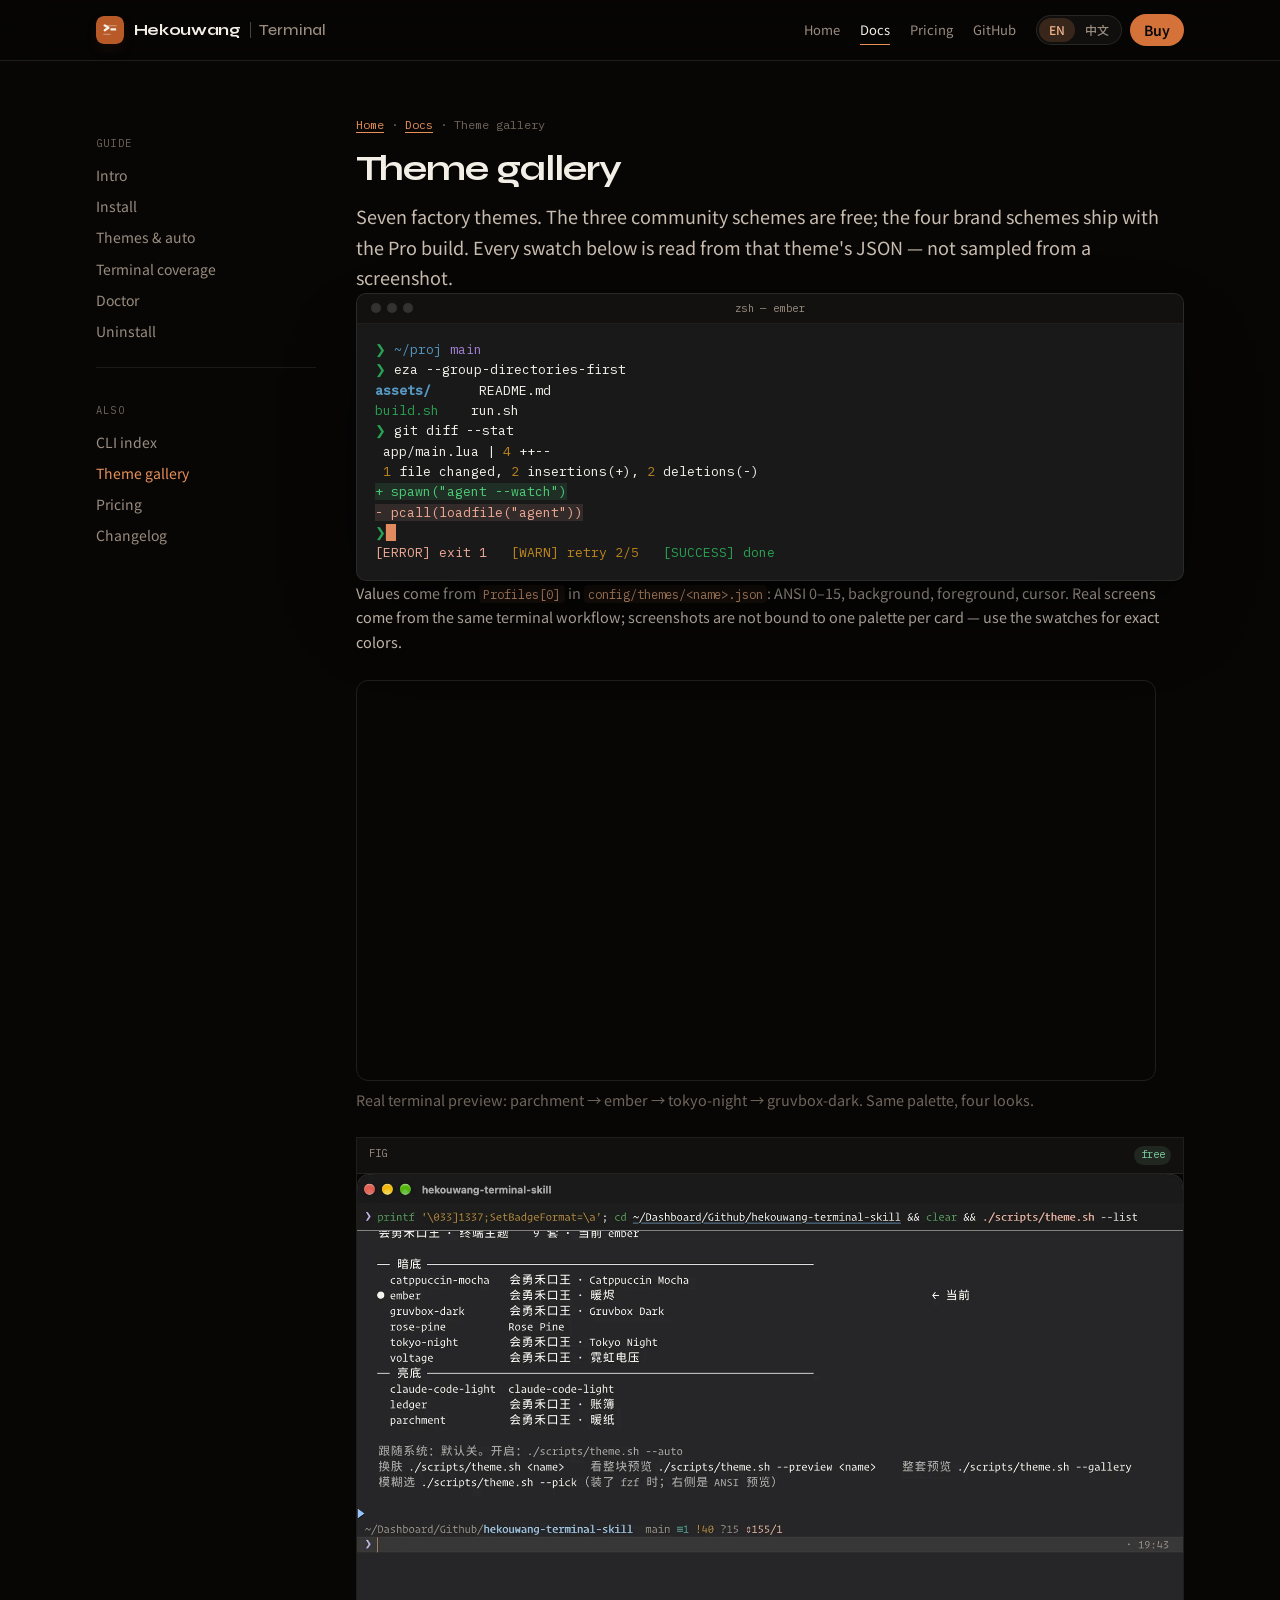
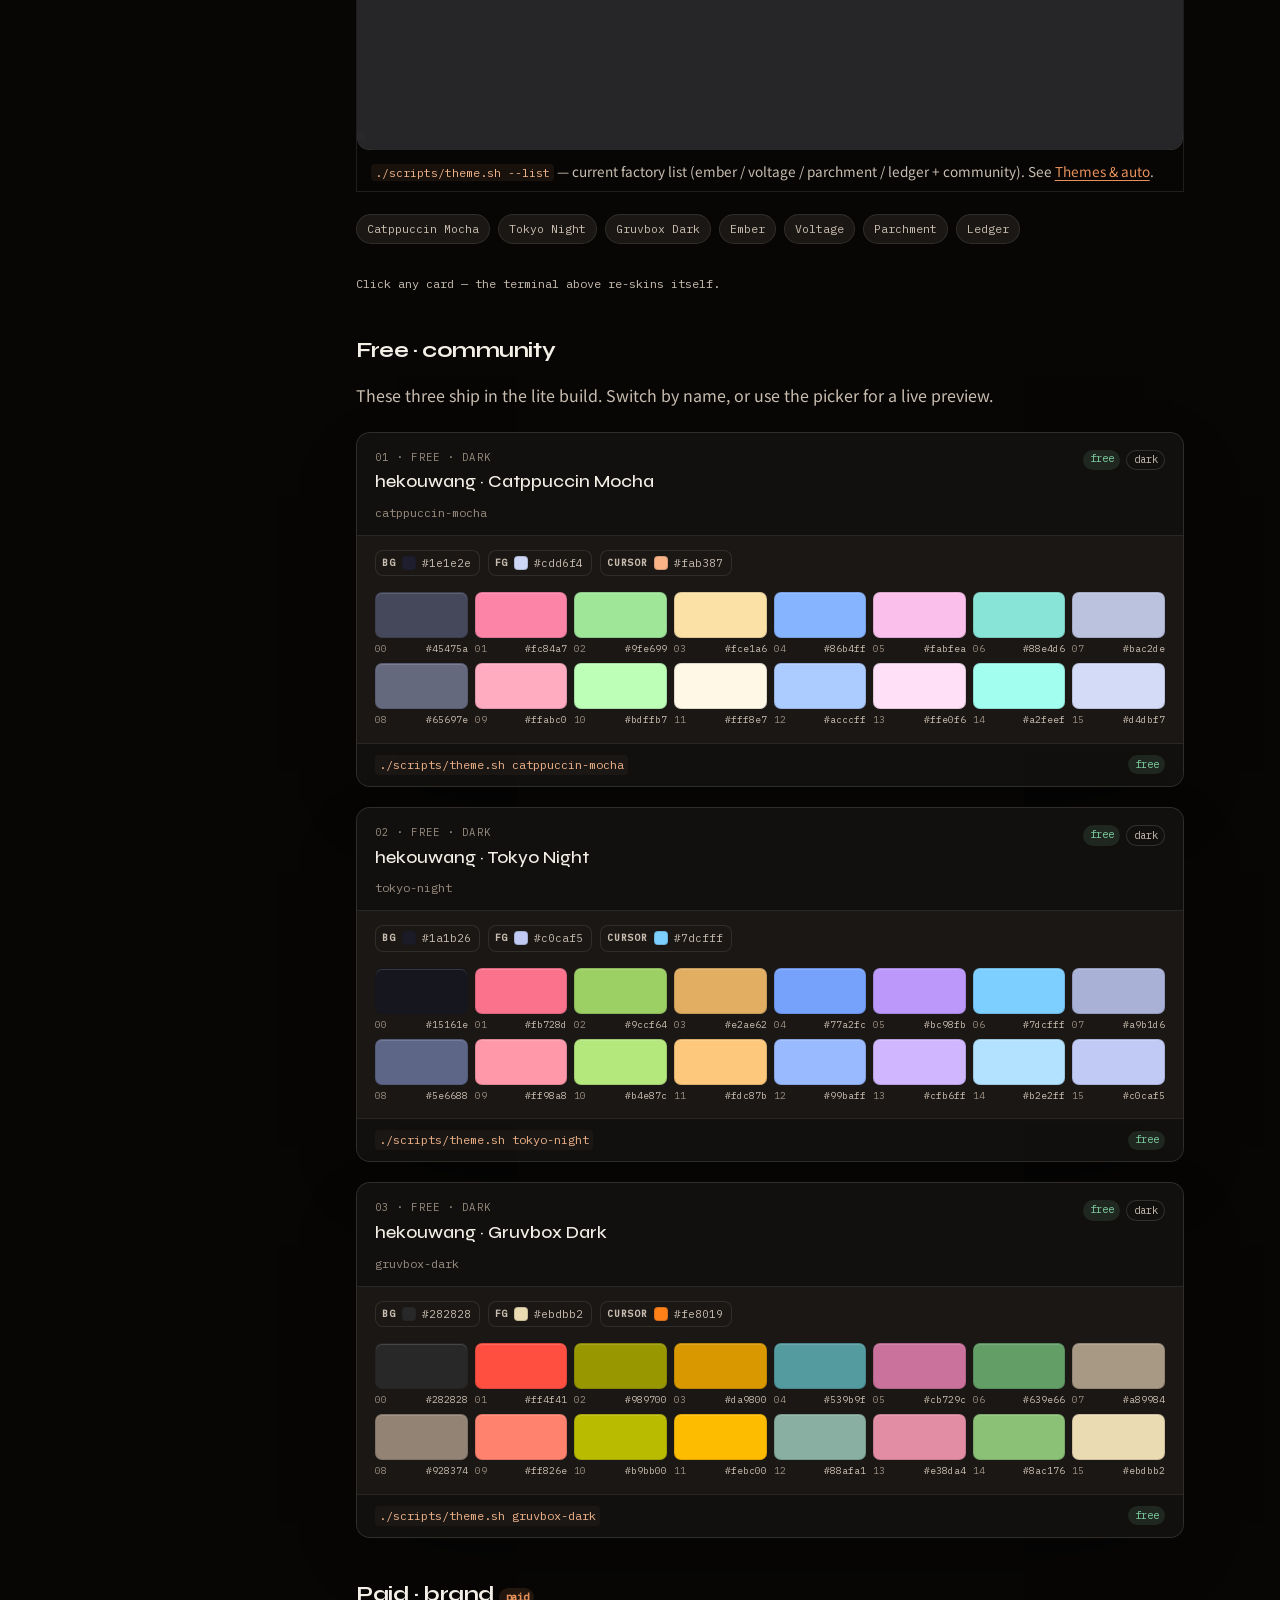
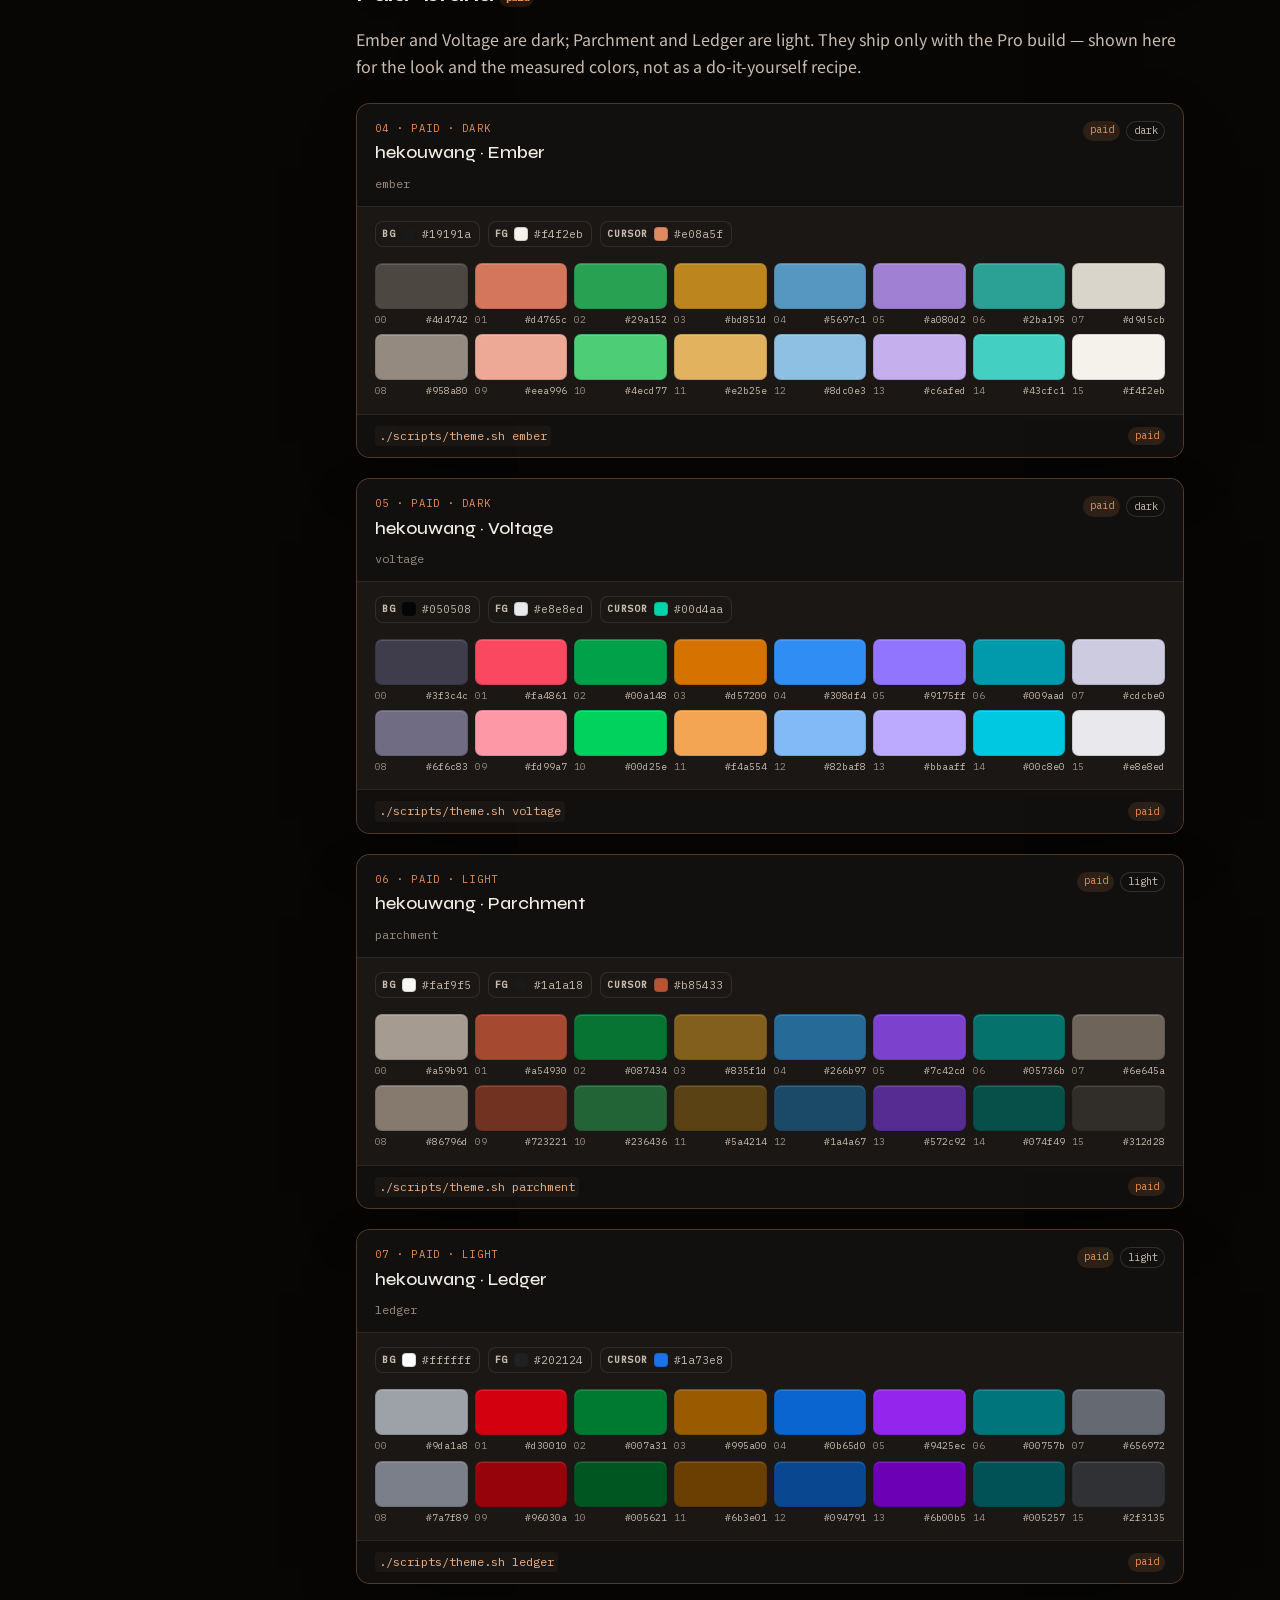
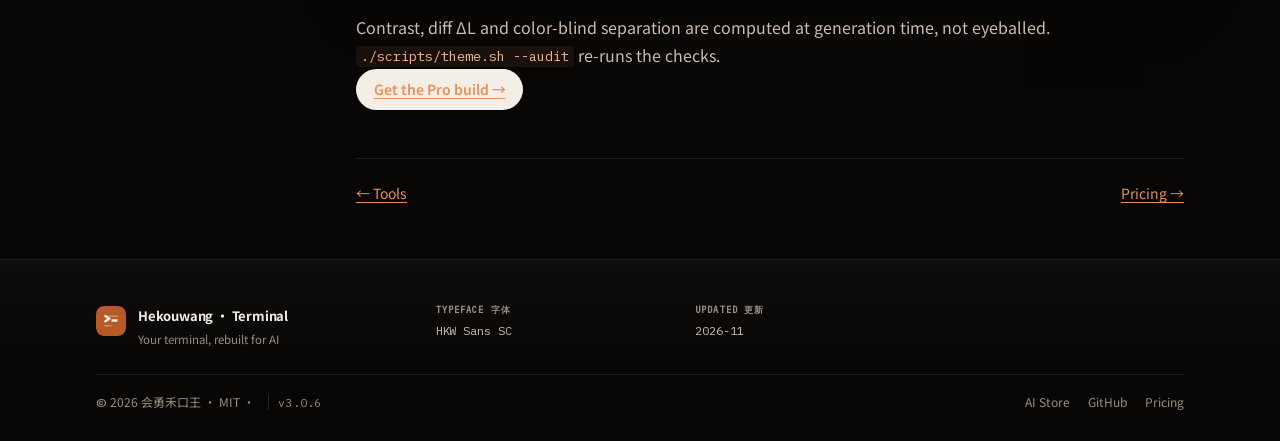
<file: docs/themes/index.html>
<!DOCTYPE html>
<html lang="zh-CN" class="lang-zh">
<head>
<meta charset="utf-8">
<script>
/* Sync lang before paint: ?lang -> localStorage -> navigator */
(function(){try{var K='hkw-lang',q=null;try{q=new URLSearchParams(location.search).get('lang')}catch(e){}
if(q!=='zh'&&q!=='en')q=null;var s=q;if(!s)try{s=localStorage.getItem(K)}catch(e){}
if(s!=='zh'&&s!=='en')s=/^zh/i.test(navigator.language||'')?'zh':'en';
if(s==='zh')document.documentElement.classList.add('lang-zh');
document.documentElement.lang=s==='zh'?'zh-CN':'en';
if(q)try{localStorage.setItem(K,q)}catch(e){}}catch(e){}})();
</script>
<meta name="viewport" content="width=device-width, initial-scale=1">
<title>主题画廊 · 会勇禾口王·终端工作台</title>
<meta name="description" content="会勇禾口王·终端工作台 7 套出厂主题：3 套社区免费 + 4 套品牌付费，每套 16 个 ANSI 色块、背景/前景/光标色与真机截图。">
<link rel="canonical" href="https://huiyonghkw.github.io/hekouwang-terminal-lite-skill/themes/">
<link rel="alternate" type="application/atom+xml" title="更新日志" href="../feed.xml">
<meta property="og:type" content="website">
<meta property="og:site_name" content="会勇禾口王·终端工作台">
<meta property="og:title" content="主题画廊 · 会勇禾口王·终端工作台">
<meta property="og:description" content="会勇禾口王·终端工作台 7 套出厂主题：3 套社区免费 + 4 套品牌付费，每套 16 个 ANSI 色块、背景/前景/光标色与真机截图。">
<meta property="og:url" content="https://huiyonghkw.github.io/hekouwang-terminal-lite-skill/themes/">
<meta property="og:image" content="https://huiyonghkw.github.io/hekouwang-terminal-lite-skill/images/og-cover.png">
<meta name="twitter:card" content="summary_large_image">
<link rel="icon" href="../favicon.svg?v=4" type="image/svg+xml">
<link rel="apple-touch-icon" href="../images/apple-touch-icon.png?v=5">
<link rel="shortcut icon" href="/hekouwang-terminal-lite-skill/favicon.svg?v=3" type="image/svg+xml">
<link rel="apple-touch-icon" href="/hekouwang-terminal-lite-skill/favicon.svg?v=3">

<link rel="stylesheet" href="../assets/fonts.css">
<link rel="stylesheet" href="../assets/tw.css">
<link rel="stylesheet" href="../assets/site.css?v=3.3.6">
<script defer src="../assets/toc.js"></script>
<link rel="stylesheet" href="../assets/themes.css?v=2.13.0">
<link rel="stylesheet" href="../assets/t-live.css">
</head>
<body class="bg-ink-950 text-ash-100 font-sans antialiased">
<div id="prog"></div>
<header id="site-nav" class="sticky top-0 border-b border-ash-100/10 bg-ink-950/85 backdrop-blur-xl z-50">
  <div class="mx-auto flex max-w-6xl items-center justify-between gap-4 px-5 py-3.5 md:px-8">
    <a href="../index.html" class="brand-mark">
      <img src="../images/icon-skillhub.svg?v=4" width="28" height="28" alt="">
      <span class="brand-lockup text-[0.92rem] md:text-[1rem]">
        <span class="brand-name"><span class="en">Hekouwang</span><span class="zh">会勇禾口王</span></span>
        <span class="brand-div" aria-hidden="true"></span>
        <span class="brand-product"><span class="en">Terminal</span><span class="zh">终端工作台</span></span>
      </span>
    </a>
    <div class="flex items-center gap-5">
<nav class="mh-nav hidden items-center gap-5 text-[0.8125rem] text-ash-400 lg:flex" aria-label="Primary">
      <a class="transition hover:text-ash-100" href="../index.html"><span class="en">Home</span><span class="zh">首页</span></a>
      <a class="text-ash-100" href="../guide/index.html" aria-current="page"><span class="en">Docs</span><span class="zh">文档</span></a>
      <a class="transition hover:text-ash-100" href="../pricing.html"><span class="en">Pricing</span><span class="zh">定价</span></a>
      <a class="transition hover:text-ash-100" href="https://github.com/huiyonghkw/hekouwang-terminal-lite-skill">GitHub</a>
    </nav>
    <div class="flex items-center gap-2">
      <div class="toggle flex rounded-full border border-ash-100/10 bg-ink-800/60 p-0.5 text-xs font-medium" role="group" aria-label="Language">
        <button id="btn-en" class="rounded-full px-2.5 py-1 text-ash-400 transition" aria-pressed="true">EN</button>
        <button id="btn-zh" class="rounded-full px-2.5 py-1 text-ash-400 transition" aria-pressed="false">中文</button>
      </div>
      <a href="../pricing.html" class="btn-mag btn-mag--ember hidden rounded-full bg-ember-500 px-3.5 py-1.5 text-sm font-semibold text-ink-950 transition hover:bg-ember-400 sm:inline-flex"><span class="en">Buy</span><span class="zh">购买</span></a>
      <button id="nav-toggle" class="inline-flex h-9 w-9 items-center justify-center rounded-full border border-ash-100/10 text-ash-200 lg:hidden" aria-expanded="false" aria-controls="mobile-nav" aria-label="Menu">
        <svg width="18" height="18" viewBox="0 0 24 24" fill="none" stroke="currentColor" stroke-width="1.8"><path d="M4 7h16M4 12h16M4 17h16"/></svg>
      </button>
    </div>
    </div>
  </div>
  <div id="mobile-nav" class="border-t border-ash-100/10 bg-ink-950/95 px-5 py-4 backdrop-blur-xl lg:hidden">
    <div class="flex flex-col gap-3 text-sm text-ash-200">
      <a href="../index.html"><span class="en">Home</span><span class="zh">首页</span></a>
      <a href="../guide/index.html"><span class="en">Docs</span><span class="zh">文档</span></a>
      <a href="../pricing.html"><span class="en">Pricing</span><span class="zh">定价</span></a>
      <a href="https://github.com/huiyonghkw/hekouwang-terminal-lite-skill">GitHub</a>
    </div>
  </div>
</header>
<div class="mx-auto max-w-6xl"><div class="docgrid mx-auto grid max-w-6xl gap-10 px-5 py-10 md:grid-cols-[220px_1fr] md:px-8 md:py-14">
<aside class="side hidden text-sm text-ash-400 md:block" aria-label="Docs">
<style>.side a{display:block;padding:.35rem 0;color:#9a8d80}.side a:hover{color:#f3eee6}.side a[aria-current=page]{color:#e8915a}.side .st{font-family:IBM Plex Mono,monospace;font-size:.65rem;letter-spacing:.12em;text-transform:uppercase;color:#6f655c;margin:1rem 0 .4rem}.side .grp{margin-top:1.25rem;padding-top:1rem;border-top:1px solid rgba(243,238,230,.08)}.pillgrid{display:grid;gap:.75rem;margin:1.25rem 0;grid-template-columns:repeat(auto-fill,minmax(220px,1fr))}.pill{display:block;padding:1rem 1.1rem;border:1px solid rgba(243,238,230,.1);background:rgba(26,23,20,.6);text-decoration:none!important}.pill .t{font-family:Syne,sans-serif;font-weight:700;color:#f3eee6}.pill .d{margin-top:.35rem;font-size:.85rem;color:#9a8d80}.tag{display:inline-block;font-family:IBM Plex Mono,monospace;font-size:.65rem;padding:.1rem .4rem;border-radius:999px}.tag-free{color:#7dcea0;background:rgba(125,206,160,.12)}.tag-paid{color:#e8915a;background:rgba(232,145,90,.12)}.muted{color:#6f655c;font-size:.9rem}.btn{display:inline-flex;align-items:center;padding:.55rem 1.1rem;border-radius:999px;font-size:.875rem;font-weight:600;text-decoration:none}.btn-primary{background:#f3eee6;color:#070605}.btn-pro{background:#d4723a;color:#070605}</style>
  <div class="st"><span class="en">Guide</span><span class="zh">指南</span></div>
  <a href="../guide/index.html"><span class="en">Intro</span><span class="zh">简介</span></a>
  <a href="../guide/install.html"><span class="en">Install</span><span class="zh">安装</span></a>
  <a href="../guide/theme.html"><span class="en">Themes &amp; auto</span><span class="zh">换肤与跟随</span></a>
  <a href="../guide/terminals.html"><span class="en">Terminal coverage</span><span class="zh">终端覆盖</span></a>
  <a href="../guide/doctor.html"><span class="en">Doctor</span><span class="zh">体检</span></a>
  <a href="../guide/uninstall.html"><span class="en">Uninstall</span><span class="zh">卸载</span></a>
  <div class="grp">
    <div class="st"><span class="en">Also</span><span class="zh">另见</span></div>
    <a href="../tools/index.html"><span class="en">CLI index</span><span class="zh">脚本索引</span></a>
    <a href="../themes/index.html" aria-current="page"><span class="en">Theme gallery</span><span class="zh">主题画廊</span></a>
    <a href="../pricing.html"><span class="en">Pricing</span><span class="zh">定价</span></a>
    <a href="../changelog.html"><span class="en">Changelog</span><span class="zh">更新日志</span></a>
  </div>
</aside>
<article class="doc prose-hkw min-w-0">
<div class="crumb mb-4 font-mono text-xs text-ash-500"><a href="../index.html"><span class="en">Home</span><span class="zh">首页</span></a> · <a href="../guide/index.html"><span class="en">Docs</span><span class="zh">文档</span></a> · <span class="en">Theme gallery</span><span class="zh">主题画廊</span></div>
<h1 class="font-display text-3xl font-bold tracking-tight text-ash-100 md:text-4xl"><span class="en">Theme gallery</span><span class="zh">主题画廊</span></h1>
<p class="lead mt-3 text-lg text-ash-300"><span class="en">Seven factory themes. The three community schemes are free; the four brand schemes ship with the Pro build. Every swatch below is read from that theme's JSON — not sampled from a screenshot.</span><span class="zh">7 套出厂主题。3 套社区配色免费；4 套品牌配色随付费包交付。下面每个色块都直接读自该主题的 JSON，不是从截图上吸色。</span></p>

<div class="tl-sticky">
  <div class="t-live" data-tlive="ember">
    <div class="tl-chrome" aria-hidden="true"><i></i><i></i><i></i><span class="tl-title">zsh — ember</span></div>
    <pre class="tl-body"><span class="tl-p">❯</span> <span class="tl-dir">~/proj</span> <span class="tl-git">main</span>
<span class="tl-p">❯</span> eza --group-directories-first
<span class="tl-dir tl-b">assets/</span>      <span class="tl-fg">README.md</span>
<span class="tl-exe">build.sh</span>    <span class="tl-fg">run.sh</span>
<span class="tl-p">❯</span> git diff --stat
 app/main.lua | <span class="tl-num">4</span> ++--
 <span class="tl-num">1</span> file changed, <span class="tl-num">2</span> insertions(+), <span class="tl-num">2</span> deletions(-)
<span class="tl-add">+ spawn("agent --watch")</span>
<span class="tl-del">- pcall(loadfile("agent"))</span>
<span class="tl-p">❯</span><span class="tl-cur">▍</span>
<span class="tl-err">[ERROR] exit 1</span>   <span class="tl-warn">[WARN] retry 2/5</span>   <span class="tl-ok">[SUCCESS] done</span></pre>
  </div>
</div>
<p class="muted"><span class="en">Values come from <code>Profiles[0]</code> in <code>config/themes/&lt;name&gt;.json</code>: ANSI 0–15, background, foreground, cursor. Real screens come from the same terminal workflow; screenshots are not bound to one palette per card — use the swatches for exact colors.</span><span class="zh">色值来自 <code>config/themes/&lt;name&gt;.json</code> 的 <code>Profiles[0]</code>：ANSI 0–15、背景、前景、光标。真机图取自同一套终端工作流；截图不逐套绑定色板 —— 精确颜色以上方 swatch 为准。</span></p>

<figure style="margin:26px 0">
  <video src="../images/demo-theme-preview.mp4" width="800" height="933" autoplay muted loop playsinline preload="metadata"
       style="max-width:100%;border:1px solid var(--border);border-radius:12px"
       aria-label="会勇禾口王·终端工作台主题预览：暖纸 → 暖烬 → Tokyo Night → Gruvbox Dark"></video>
  <figcaption class="muted" style="margin-top:8px"><span class="en">Real terminal preview: parchment → ember → tokyo-night → gruvbox-dark. Same palette, four looks.</span><span class="zh">真机预览：暖纸 → 暖烬 → Tokyo Night → Gruvbox Dark。同一份色板，四种观感。</span></figcaption>
</figure>

<div class="fig tfig">
  <div class="hd"><span class="no">FIG</span><span class="tag tag-free">free</span></div>
  <img src="../images/theme-fzf-pick.webp?v=7" alt="theme.sh --list 当前主题画廊" loading="lazy" decoding="async">
  <div class="cap"><span class="en"><code>./scripts/theme.sh --list</code> — current factory list (ember / voltage / parchment / ledger + community). See <a href="../guide/theme.html">Themes &amp; auto</a>.</span><span class="zh"><code>./scripts/theme.sh --list</code> — 当前出厂列表（ember / voltage / parchment / ledger + 社区）。详见<a href="../guide/theme.html">换肤与跟随</a>。</span></div>
</div>

<div class="tjump" aria-label="Theme index">
  <a href="#catppuccin-mocha">Catppuccin Mocha</a>
  <a href="#tokyo-night">Tokyo Night</a>
  <a href="#gruvbox-dark">Gruvbox Dark</a>
  <a href="#ember">Ember</a>
  <a href="#voltage">Voltage</a>
  <a href="#parchment">Parchment</a>
  <a href="#ledger">Ledger</a>
</div>

<p class="mt-4 font-mono text-xs text-ash-500"><span class="en">Click any card — the terminal above re-skins itself.</span><span class="zh">点击任意色卡，上方终端实时换装</span></p>

<!-- BEGIN:GENERATED:THEMES -->
<h2><span class="en">Free · community</span><span class="zh">免费 · 社区</span></h2>
<p><span class="en">These three ship in the lite build. Switch by name, or use the picker for a live preview.</span><span class="zh">这三套随 Lite 版交付。按名切换，或用选肤器看实时预览。</span></p>
<div class="tgrid">
<article class="tcard free dark" id="catppuccin-mocha">
  <div class="tcard-hd">
    <div class="tcard-id">
      <div class="tno">01 · FREE · DARK</div>
      <h3><span class="en">hekouwang · Catppuccin Mocha</span><span class="zh">会勇禾口王 · Catppuccin Mocha</span></h3>
      <div class="tslug"><code>catppuccin-mocha</code></div>
    </div>
    <div class="ttags">
      <span class="tag tag-free">free</span>
      <span class="tag tag-mode"><span class="en">dark</span><span class="zh">暗色</span></span>
    </div>
  </div>
  <div class="tchips">
    <span class="tchip"><b>BG</b><i style="background:#1e1e2e"></i><code>#1e1e2e</code></span>
    <span class="tchip"><b>FG</b><i style="background:#cdd6f4"></i><code>#cdd6f4</code></span>
    <span class="tchip"><b>CURSOR</b><i style="background:#fab387"></i><code>#fab387</code></span>
  </div>
  <div class="swatches" role="list" aria-label="ANSI 0-15">
    <div class="sw" role="listitem" title="ANSI 0 · #45475a"><i style="background:#45475a"></i><div class="sw-meta"><span class="n">00</span><code>#45475a</code></div></div><div class="sw" role="listitem" title="ANSI 1 · #fc84a7"><i style="background:#fc84a7"></i><div class="sw-meta"><span class="n">01</span><code>#fc84a7</code></div></div><div class="sw" role="listitem" title="ANSI 2 · #9fe699"><i style="background:#9fe699"></i><div class="sw-meta"><span class="n">02</span><code>#9fe699</code></div></div><div class="sw" role="listitem" title="ANSI 3 · #fce1a6"><i style="background:#fce1a6"></i><div class="sw-meta"><span class="n">03</span><code>#fce1a6</code></div></div><div class="sw" role="listitem" title="ANSI 4 · #86b4ff"><i style="background:#86b4ff"></i><div class="sw-meta"><span class="n">04</span><code>#86b4ff</code></div></div><div class="sw" role="listitem" title="ANSI 5 · #fabfea"><i style="background:#fabfea"></i><div class="sw-meta"><span class="n">05</span><code>#fabfea</code></div></div><div class="sw" role="listitem" title="ANSI 6 · #88e4d6"><i style="background:#88e4d6"></i><div class="sw-meta"><span class="n">06</span><code>#88e4d6</code></div></div><div class="sw" role="listitem" title="ANSI 7 · #bac2de"><i style="background:#bac2de"></i><div class="sw-meta"><span class="n">07</span><code>#bac2de</code></div></div><div class="sw" role="listitem" title="ANSI 8 · #65697e"><i style="background:#65697e"></i><div class="sw-meta"><span class="n">08</span><code>#65697e</code></div></div><div class="sw" role="listitem" title="ANSI 9 · #ffabc0"><i style="background:#ffabc0"></i><div class="sw-meta"><span class="n">09</span><code>#ffabc0</code></div></div><div class="sw" role="listitem" title="ANSI 10 · #bdffb7"><i style="background:#bdffb7"></i><div class="sw-meta"><span class="n">10</span><code>#bdffb7</code></div></div><div class="sw" role="listitem" title="ANSI 11 · #fff8e7"><i style="background:#fff8e7"></i><div class="sw-meta"><span class="n">11</span><code>#fff8e7</code></div></div><div class="sw" role="listitem" title="ANSI 12 · #acccff"><i style="background:#acccff"></i><div class="sw-meta"><span class="n">12</span><code>#acccff</code></div></div><div class="sw" role="listitem" title="ANSI 13 · #ffe0f6"><i style="background:#ffe0f6"></i><div class="sw-meta"><span class="n">13</span><code>#ffe0f6</code></div></div><div class="sw" role="listitem" title="ANSI 14 · #a2feef"><i style="background:#a2feef"></i><div class="sw-meta"><span class="n">14</span><code>#a2feef</code></div></div><div class="sw" role="listitem" title="ANSI 15 · #d4dbf7"><i style="background:#d4dbf7"></i><div class="sw-meta"><span class="n">15</span><code>#d4dbf7</code></div></div>
  </div>
  <div class="tfoot"><code>./scripts/theme.sh catppuccin-mocha</code><span class="tag tag-free"><span class="en">free</span><span class="zh">免费</span></span></div>
</article>
<article class="tcard free dark" id="tokyo-night">
  <div class="tcard-hd">
    <div class="tcard-id">
      <div class="tno">02 · FREE · DARK</div>
      <h3><span class="en">hekouwang · Tokyo Night</span><span class="zh">会勇禾口王 · Tokyo Night</span></h3>
      <div class="tslug"><code>tokyo-night</code></div>
    </div>
    <div class="ttags">
      <span class="tag tag-free">free</span>
      <span class="tag tag-mode"><span class="en">dark</span><span class="zh">暗色</span></span>
    </div>
  </div>
  <div class="tchips">
    <span class="tchip"><b>BG</b><i style="background:#1a1b26"></i><code>#1a1b26</code></span>
    <span class="tchip"><b>FG</b><i style="background:#c0caf5"></i><code>#c0caf5</code></span>
    <span class="tchip"><b>CURSOR</b><i style="background:#7dcfff"></i><code>#7dcfff</code></span>
  </div>
  <div class="swatches" role="list" aria-label="ANSI 0-15">
    <div class="sw" role="listitem" title="ANSI 0 · #15161e"><i style="background:#15161e"></i><div class="sw-meta"><span class="n">00</span><code>#15161e</code></div></div><div class="sw" role="listitem" title="ANSI 1 · #fb728d"><i style="background:#fb728d"></i><div class="sw-meta"><span class="n">01</span><code>#fb728d</code></div></div><div class="sw" role="listitem" title="ANSI 2 · #9ccf64"><i style="background:#9ccf64"></i><div class="sw-meta"><span class="n">02</span><code>#9ccf64</code></div></div><div class="sw" role="listitem" title="ANSI 3 · #e2ae62"><i style="background:#e2ae62"></i><div class="sw-meta"><span class="n">03</span><code>#e2ae62</code></div></div><div class="sw" role="listitem" title="ANSI 4 · #77a2fc"><i style="background:#77a2fc"></i><div class="sw-meta"><span class="n">04</span><code>#77a2fc</code></div></div><div class="sw" role="listitem" title="ANSI 5 · #bc98fb"><i style="background:#bc98fb"></i><div class="sw-meta"><span class="n">05</span><code>#bc98fb</code></div></div><div class="sw" role="listitem" title="ANSI 6 · #7dcfff"><i style="background:#7dcfff"></i><div class="sw-meta"><span class="n">06</span><code>#7dcfff</code></div></div><div class="sw" role="listitem" title="ANSI 7 · #a9b1d6"><i style="background:#a9b1d6"></i><div class="sw-meta"><span class="n">07</span><code>#a9b1d6</code></div></div><div class="sw" role="listitem" title="ANSI 8 · #5e6688"><i style="background:#5e6688"></i><div class="sw-meta"><span class="n">08</span><code>#5e6688</code></div></div><div class="sw" role="listitem" title="ANSI 9 · #ff98a8"><i style="background:#ff98a8"></i><div class="sw-meta"><span class="n">09</span><code>#ff98a8</code></div></div><div class="sw" role="listitem" title="ANSI 10 · #b4e87c"><i style="background:#b4e87c"></i><div class="sw-meta"><span class="n">10</span><code>#b4e87c</code></div></div><div class="sw" role="listitem" title="ANSI 11 · #fdc87b"><i style="background:#fdc87b"></i><div class="sw-meta"><span class="n">11</span><code>#fdc87b</code></div></div><div class="sw" role="listitem" title="ANSI 12 · #99baff"><i style="background:#99baff"></i><div class="sw-meta"><span class="n">12</span><code>#99baff</code></div></div><div class="sw" role="listitem" title="ANSI 13 · #cfb6ff"><i style="background:#cfb6ff"></i><div class="sw-meta"><span class="n">13</span><code>#cfb6ff</code></div></div><div class="sw" role="listitem" title="ANSI 14 · #b2e2ff"><i style="background:#b2e2ff"></i><div class="sw-meta"><span class="n">14</span><code>#b2e2ff</code></div></div><div class="sw" role="listitem" title="ANSI 15 · #c0caf5"><i style="background:#c0caf5"></i><div class="sw-meta"><span class="n">15</span><code>#c0caf5</code></div></div>
  </div>
  <div class="tfoot"><code>./scripts/theme.sh tokyo-night</code><span class="tag tag-free"><span class="en">free</span><span class="zh">免费</span></span></div>
</article>
<article class="tcard free dark" id="gruvbox-dark">
  <div class="tcard-hd">
    <div class="tcard-id">
      <div class="tno">03 · FREE · DARK</div>
      <h3><span class="en">hekouwang · Gruvbox Dark</span><span class="zh">会勇禾口王 · Gruvbox Dark</span></h3>
      <div class="tslug"><code>gruvbox-dark</code></div>
    </div>
    <div class="ttags">
      <span class="tag tag-free">free</span>
      <span class="tag tag-mode"><span class="en">dark</span><span class="zh">暗色</span></span>
    </div>
  </div>
  <div class="tchips">
    <span class="tchip"><b>BG</b><i style="background:#282828"></i><code>#282828</code></span>
    <span class="tchip"><b>FG</b><i style="background:#ebdbb2"></i><code>#ebdbb2</code></span>
    <span class="tchip"><b>CURSOR</b><i style="background:#fe8019"></i><code>#fe8019</code></span>
  </div>
  <div class="swatches" role="list" aria-label="ANSI 0-15">
    <div class="sw" role="listitem" title="ANSI 0 · #282828"><i style="background:#282828"></i><div class="sw-meta"><span class="n">00</span><code>#282828</code></div></div><div class="sw" role="listitem" title="ANSI 1 · #ff4f41"><i style="background:#ff4f41"></i><div class="sw-meta"><span class="n">01</span><code>#ff4f41</code></div></div><div class="sw" role="listitem" title="ANSI 2 · #989700"><i style="background:#989700"></i><div class="sw-meta"><span class="n">02</span><code>#989700</code></div></div><div class="sw" role="listitem" title="ANSI 3 · #da9800"><i style="background:#da9800"></i><div class="sw-meta"><span class="n">03</span><code>#da9800</code></div></div><div class="sw" role="listitem" title="ANSI 4 · #539b9f"><i style="background:#539b9f"></i><div class="sw-meta"><span class="n">04</span><code>#539b9f</code></div></div><div class="sw" role="listitem" title="ANSI 5 · #cb729c"><i style="background:#cb729c"></i><div class="sw-meta"><span class="n">05</span><code>#cb729c</code></div></div><div class="sw" role="listitem" title="ANSI 6 · #639e66"><i style="background:#639e66"></i><div class="sw-meta"><span class="n">06</span><code>#639e66</code></div></div><div class="sw" role="listitem" title="ANSI 7 · #a89984"><i style="background:#a89984"></i><div class="sw-meta"><span class="n">07</span><code>#a89984</code></div></div><div class="sw" role="listitem" title="ANSI 8 · #928374"><i style="background:#928374"></i><div class="sw-meta"><span class="n">08</span><code>#928374</code></div></div><div class="sw" role="listitem" title="ANSI 9 · #ff826e"><i style="background:#ff826e"></i><div class="sw-meta"><span class="n">09</span><code>#ff826e</code></div></div><div class="sw" role="listitem" title="ANSI 10 · #b9bb00"><i style="background:#b9bb00"></i><div class="sw-meta"><span class="n">10</span><code>#b9bb00</code></div></div><div class="sw" role="listitem" title="ANSI 11 · #febc00"><i style="background:#febc00"></i><div class="sw-meta"><span class="n">11</span><code>#febc00</code></div></div><div class="sw" role="listitem" title="ANSI 12 · #88afa1"><i style="background:#88afa1"></i><div class="sw-meta"><span class="n">12</span><code>#88afa1</code></div></div><div class="sw" role="listitem" title="ANSI 13 · #e38da4"><i style="background:#e38da4"></i><div class="sw-meta"><span class="n">13</span><code>#e38da4</code></div></div><div class="sw" role="listitem" title="ANSI 14 · #8ac176"><i style="background:#8ac176"></i><div class="sw-meta"><span class="n">14</span><code>#8ac176</code></div></div><div class="sw" role="listitem" title="ANSI 15 · #ebdbb2"><i style="background:#ebdbb2"></i><div class="sw-meta"><span class="n">15</span><code>#ebdbb2</code></div></div>
  </div>
  <div class="tfoot"><code>./scripts/theme.sh gruvbox-dark</code><span class="tag tag-free"><span class="en">free</span><span class="zh">免费</span></span></div>
</article>
</div>

<h2><span class="en">Paid · brand</span><span class="zh">付费 · 品牌</span> <span class="tag tag-paid">paid</span></h2>
<p><span class="en">Ember and Voltage are dark; Parchment and Ledger are light. They ship only with the Pro build — shown here for the look and the measured colors, not as a do-it-yourself recipe.</span><span class="zh">Ember、Voltage 为暗色；Parchment、Ledger 为亮色。只在付费包内交付 —— 这里展示观感与实测色值，不提供自制配方。</span></p>
<div class="tgrid">
<article class="tcard paid dark" id="ember">
  <div class="tcard-hd">
    <div class="tcard-id">
      <div class="tno">04 · PAID · DARK</div>
      <h3><span class="en">hekouwang · Ember</span><span class="zh">会勇禾口王 · 暖烬</span></h3>
      <div class="tslug"><code>ember</code></div>
    </div>
    <div class="ttags">
      <span class="tag tag-paid">paid</span>
      <span class="tag tag-mode"><span class="en">dark</span><span class="zh">暗色</span></span>
    </div>
  </div>
  <div class="tchips">
    <span class="tchip"><b>BG</b><i style="background:#19191a"></i><code>#19191a</code></span>
    <span class="tchip"><b>FG</b><i style="background:#f4f2eb"></i><code>#f4f2eb</code></span>
    <span class="tchip"><b>CURSOR</b><i style="background:#e08a5f"></i><code>#e08a5f</code></span>
  </div>
  <div class="swatches" role="list" aria-label="ANSI 0-15">
    <div class="sw" role="listitem" title="ANSI 0 · #4d4742"><i style="background:#4d4742"></i><div class="sw-meta"><span class="n">00</span><code>#4d4742</code></div></div><div class="sw" role="listitem" title="ANSI 1 · #d4765c"><i style="background:#d4765c"></i><div class="sw-meta"><span class="n">01</span><code>#d4765c</code></div></div><div class="sw" role="listitem" title="ANSI 2 · #29a152"><i style="background:#29a152"></i><div class="sw-meta"><span class="n">02</span><code>#29a152</code></div></div><div class="sw" role="listitem" title="ANSI 3 · #bd851d"><i style="background:#bd851d"></i><div class="sw-meta"><span class="n">03</span><code>#bd851d</code></div></div><div class="sw" role="listitem" title="ANSI 4 · #5697c1"><i style="background:#5697c1"></i><div class="sw-meta"><span class="n">04</span><code>#5697c1</code></div></div><div class="sw" role="listitem" title="ANSI 5 · #a080d2"><i style="background:#a080d2"></i><div class="sw-meta"><span class="n">05</span><code>#a080d2</code></div></div><div class="sw" role="listitem" title="ANSI 6 · #2ba195"><i style="background:#2ba195"></i><div class="sw-meta"><span class="n">06</span><code>#2ba195</code></div></div><div class="sw" role="listitem" title="ANSI 7 · #d9d5cb"><i style="background:#d9d5cb"></i><div class="sw-meta"><span class="n">07</span><code>#d9d5cb</code></div></div><div class="sw" role="listitem" title="ANSI 8 · #958a80"><i style="background:#958a80"></i><div class="sw-meta"><span class="n">08</span><code>#958a80</code></div></div><div class="sw" role="listitem" title="ANSI 9 · #eea996"><i style="background:#eea996"></i><div class="sw-meta"><span class="n">09</span><code>#eea996</code></div></div><div class="sw" role="listitem" title="ANSI 10 · #4ecd77"><i style="background:#4ecd77"></i><div class="sw-meta"><span class="n">10</span><code>#4ecd77</code></div></div><div class="sw" role="listitem" title="ANSI 11 · #e2b25e"><i style="background:#e2b25e"></i><div class="sw-meta"><span class="n">11</span><code>#e2b25e</code></div></div><div class="sw" role="listitem" title="ANSI 12 · #8dc0e3"><i style="background:#8dc0e3"></i><div class="sw-meta"><span class="n">12</span><code>#8dc0e3</code></div></div><div class="sw" role="listitem" title="ANSI 13 · #c6afed"><i style="background:#c6afed"></i><div class="sw-meta"><span class="n">13</span><code>#c6afed</code></div></div><div class="sw" role="listitem" title="ANSI 14 · #43cfc1"><i style="background:#43cfc1"></i><div class="sw-meta"><span class="n">14</span><code>#43cfc1</code></div></div><div class="sw" role="listitem" title="ANSI 15 · #f4f2eb"><i style="background:#f4f2eb"></i><div class="sw-meta"><span class="n">15</span><code>#f4f2eb</code></div></div>
  </div>
  <div class="tfoot"><code>./scripts/theme.sh ember</code><span class="tag tag-paid"><span class="en">paid</span><span class="zh">付费</span></span></div>
</article>
<article class="tcard paid dark" id="voltage">
  <div class="tcard-hd">
    <div class="tcard-id">
      <div class="tno">05 · PAID · DARK</div>
      <h3><span class="en">hekouwang · Voltage</span><span class="zh">会勇禾口王 · 霓虹电压</span></h3>
      <div class="tslug"><code>voltage</code></div>
    </div>
    <div class="ttags">
      <span class="tag tag-paid">paid</span>
      <span class="tag tag-mode"><span class="en">dark</span><span class="zh">暗色</span></span>
    </div>
  </div>
  <div class="tchips">
    <span class="tchip"><b>BG</b><i style="background:#050508"></i><code>#050508</code></span>
    <span class="tchip"><b>FG</b><i style="background:#e8e8ed"></i><code>#e8e8ed</code></span>
    <span class="tchip"><b>CURSOR</b><i style="background:#00d4aa"></i><code>#00d4aa</code></span>
  </div>
  <div class="swatches" role="list" aria-label="ANSI 0-15">
    <div class="sw" role="listitem" title="ANSI 0 · #3f3c4c"><i style="background:#3f3c4c"></i><div class="sw-meta"><span class="n">00</span><code>#3f3c4c</code></div></div><div class="sw" role="listitem" title="ANSI 1 · #fa4861"><i style="background:#fa4861"></i><div class="sw-meta"><span class="n">01</span><code>#fa4861</code></div></div><div class="sw" role="listitem" title="ANSI 2 · #00a148"><i style="background:#00a148"></i><div class="sw-meta"><span class="n">02</span><code>#00a148</code></div></div><div class="sw" role="listitem" title="ANSI 3 · #d57200"><i style="background:#d57200"></i><div class="sw-meta"><span class="n">03</span><code>#d57200</code></div></div><div class="sw" role="listitem" title="ANSI 4 · #308df4"><i style="background:#308df4"></i><div class="sw-meta"><span class="n">04</span><code>#308df4</code></div></div><div class="sw" role="listitem" title="ANSI 5 · #9175ff"><i style="background:#9175ff"></i><div class="sw-meta"><span class="n">05</span><code>#9175ff</code></div></div><div class="sw" role="listitem" title="ANSI 6 · #009aad"><i style="background:#009aad"></i><div class="sw-meta"><span class="n">06</span><code>#009aad</code></div></div><div class="sw" role="listitem" title="ANSI 7 · #cdcbe0"><i style="background:#cdcbe0"></i><div class="sw-meta"><span class="n">07</span><code>#cdcbe0</code></div></div><div class="sw" role="listitem" title="ANSI 8 · #6f6c83"><i style="background:#6f6c83"></i><div class="sw-meta"><span class="n">08</span><code>#6f6c83</code></div></div><div class="sw" role="listitem" title="ANSI 9 · #fd99a7"><i style="background:#fd99a7"></i><div class="sw-meta"><span class="n">09</span><code>#fd99a7</code></div></div><div class="sw" role="listitem" title="ANSI 10 · #00d25e"><i style="background:#00d25e"></i><div class="sw-meta"><span class="n">10</span><code>#00d25e</code></div></div><div class="sw" role="listitem" title="ANSI 11 · #f4a554"><i style="background:#f4a554"></i><div class="sw-meta"><span class="n">11</span><code>#f4a554</code></div></div><div class="sw" role="listitem" title="ANSI 12 · #82baf8"><i style="background:#82baf8"></i><div class="sw-meta"><span class="n">12</span><code>#82baf8</code></div></div><div class="sw" role="listitem" title="ANSI 13 · #bbaaff"><i style="background:#bbaaff"></i><div class="sw-meta"><span class="n">13</span><code>#bbaaff</code></div></div><div class="sw" role="listitem" title="ANSI 14 · #00c8e0"><i style="background:#00c8e0"></i><div class="sw-meta"><span class="n">14</span><code>#00c8e0</code></div></div><div class="sw" role="listitem" title="ANSI 15 · #e8e8ed"><i style="background:#e8e8ed"></i><div class="sw-meta"><span class="n">15</span><code>#e8e8ed</code></div></div>
  </div>
  <div class="tfoot"><code>./scripts/theme.sh voltage</code><span class="tag tag-paid"><span class="en">paid</span><span class="zh">付费</span></span></div>
</article>
<article class="tcard paid light" id="parchment">
  <div class="tcard-hd">
    <div class="tcard-id">
      <div class="tno">06 · PAID · LIGHT</div>
      <h3><span class="en">hekouwang · Parchment</span><span class="zh">会勇禾口王 · 暖纸</span></h3>
      <div class="tslug"><code>parchment</code></div>
    </div>
    <div class="ttags">
      <span class="tag tag-paid">paid</span>
      <span class="tag tag-mode"><span class="en">light</span><span class="zh">亮色</span></span>
    </div>
  </div>
  <div class="tchips">
    <span class="tchip"><b>BG</b><i style="background:#faf9f5"></i><code>#faf9f5</code></span>
    <span class="tchip"><b>FG</b><i style="background:#1a1a18"></i><code>#1a1a18</code></span>
    <span class="tchip"><b>CURSOR</b><i style="background:#b85433"></i><code>#b85433</code></span>
  </div>
  <div class="swatches" role="list" aria-label="ANSI 0-15">
    <div class="sw" role="listitem" title="ANSI 0 · #a59b91"><i style="background:#a59b91"></i><div class="sw-meta"><span class="n">00</span><code>#a59b91</code></div></div><div class="sw" role="listitem" title="ANSI 1 · #a54930"><i style="background:#a54930"></i><div class="sw-meta"><span class="n">01</span><code>#a54930</code></div></div><div class="sw" role="listitem" title="ANSI 2 · #087434"><i style="background:#087434"></i><div class="sw-meta"><span class="n">02</span><code>#087434</code></div></div><div class="sw" role="listitem" title="ANSI 3 · #835f1d"><i style="background:#835f1d"></i><div class="sw-meta"><span class="n">03</span><code>#835f1d</code></div></div><div class="sw" role="listitem" title="ANSI 4 · #266b97"><i style="background:#266b97"></i><div class="sw-meta"><span class="n">04</span><code>#266b97</code></div></div><div class="sw" role="listitem" title="ANSI 5 · #7c42cd"><i style="background:#7c42cd"></i><div class="sw-meta"><span class="n">05</span><code>#7c42cd</code></div></div><div class="sw" role="listitem" title="ANSI 6 · #05736b"><i style="background:#05736b"></i><div class="sw-meta"><span class="n">06</span><code>#05736b</code></div></div><div class="sw" role="listitem" title="ANSI 7 · #6e645a"><i style="background:#6e645a"></i><div class="sw-meta"><span class="n">07</span><code>#6e645a</code></div></div><div class="sw" role="listitem" title="ANSI 8 · #86796d"><i style="background:#86796d"></i><div class="sw-meta"><span class="n">08</span><code>#86796d</code></div></div><div class="sw" role="listitem" title="ANSI 9 · #723221"><i style="background:#723221"></i><div class="sw-meta"><span class="n">09</span><code>#723221</code></div></div><div class="sw" role="listitem" title="ANSI 10 · #236436"><i style="background:#236436"></i><div class="sw-meta"><span class="n">10</span><code>#236436</code></div></div><div class="sw" role="listitem" title="ANSI 11 · #5a4214"><i style="background:#5a4214"></i><div class="sw-meta"><span class="n">11</span><code>#5a4214</code></div></div><div class="sw" role="listitem" title="ANSI 12 · #1a4a67"><i style="background:#1a4a67"></i><div class="sw-meta"><span class="n">12</span><code>#1a4a67</code></div></div><div class="sw" role="listitem" title="ANSI 13 · #572c92"><i style="background:#572c92"></i><div class="sw-meta"><span class="n">13</span><code>#572c92</code></div></div><div class="sw" role="listitem" title="ANSI 14 · #074f49"><i style="background:#074f49"></i><div class="sw-meta"><span class="n">14</span><code>#074f49</code></div></div><div class="sw" role="listitem" title="ANSI 15 · #312d28"><i style="background:#312d28"></i><div class="sw-meta"><span class="n">15</span><code>#312d28</code></div></div>
  </div>
  <div class="tfoot"><code>./scripts/theme.sh parchment</code><span class="tag tag-paid"><span class="en">paid</span><span class="zh">付费</span></span></div>
</article>
<article class="tcard paid light" id="ledger">
  <div class="tcard-hd">
    <div class="tcard-id">
      <div class="tno">07 · PAID · LIGHT</div>
      <h3><span class="en">hekouwang · Ledger</span><span class="zh">会勇禾口王 · 账簿</span></h3>
      <div class="tslug"><code>ledger</code></div>
    </div>
    <div class="ttags">
      <span class="tag tag-paid">paid</span>
      <span class="tag tag-mode"><span class="en">light</span><span class="zh">亮色</span></span>
    </div>
  </div>
  <div class="tchips">
    <span class="tchip"><b>BG</b><i style="background:#ffffff"></i><code>#ffffff</code></span>
    <span class="tchip"><b>FG</b><i style="background:#202124"></i><code>#202124</code></span>
    <span class="tchip"><b>CURSOR</b><i style="background:#1a73e8"></i><code>#1a73e8</code></span>
  </div>
  <div class="swatches" role="list" aria-label="ANSI 0-15">
    <div class="sw" role="listitem" title="ANSI 0 · #9da1a8"><i style="background:#9da1a8"></i><div class="sw-meta"><span class="n">00</span><code>#9da1a8</code></div></div><div class="sw" role="listitem" title="ANSI 1 · #d30010"><i style="background:#d30010"></i><div class="sw-meta"><span class="n">01</span><code>#d30010</code></div></div><div class="sw" role="listitem" title="ANSI 2 · #007a31"><i style="background:#007a31"></i><div class="sw-meta"><span class="n">02</span><code>#007a31</code></div></div><div class="sw" role="listitem" title="ANSI 3 · #995a00"><i style="background:#995a00"></i><div class="sw-meta"><span class="n">03</span><code>#995a00</code></div></div><div class="sw" role="listitem" title="ANSI 4 · #0b65d0"><i style="background:#0b65d0"></i><div class="sw-meta"><span class="n">04</span><code>#0b65d0</code></div></div><div class="sw" role="listitem" title="ANSI 5 · #9425ec"><i style="background:#9425ec"></i><div class="sw-meta"><span class="n">05</span><code>#9425ec</code></div></div><div class="sw" role="listitem" title="ANSI 6 · #00757b"><i style="background:#00757b"></i><div class="sw-meta"><span class="n">06</span><code>#00757b</code></div></div><div class="sw" role="listitem" title="ANSI 7 · #656972"><i style="background:#656972"></i><div class="sw-meta"><span class="n">07</span><code>#656972</code></div></div><div class="sw" role="listitem" title="ANSI 8 · #7a7f89"><i style="background:#7a7f89"></i><div class="sw-meta"><span class="n">08</span><code>#7a7f89</code></div></div><div class="sw" role="listitem" title="ANSI 9 · #96030a"><i style="background:#96030a"></i><div class="sw-meta"><span class="n">09</span><code>#96030a</code></div></div><div class="sw" role="listitem" title="ANSI 10 · #005621"><i style="background:#005621"></i><div class="sw-meta"><span class="n">10</span><code>#005621</code></div></div><div class="sw" role="listitem" title="ANSI 11 · #6b3e01"><i style="background:#6b3e01"></i><div class="sw-meta"><span class="n">11</span><code>#6b3e01</code></div></div><div class="sw" role="listitem" title="ANSI 12 · #094791"><i style="background:#094791"></i><div class="sw-meta"><span class="n">12</span><code>#094791</code></div></div><div class="sw" role="listitem" title="ANSI 13 · #6b00b5"><i style="background:#6b00b5"></i><div class="sw-meta"><span class="n">13</span><code>#6b00b5</code></div></div><div class="sw" role="listitem" title="ANSI 14 · #005257"><i style="background:#005257"></i><div class="sw-meta"><span class="n">14</span><code>#005257</code></div></div><div class="sw" role="listitem" title="ANSI 15 · #2f3135"><i style="background:#2f3135"></i><div class="sw-meta"><span class="n">15</span><code>#2f3135</code></div></div>
  </div>
  <div class="tfoot"><code>./scripts/theme.sh ledger</code><span class="tag tag-paid"><span class="en">paid</span><span class="zh">付费</span></span></div>
</article>
</div>
<!-- END:GENERATED:THEMES -->

<p><span class="en">Contrast, diff ΔL and color-blind separation are computed at generation time, not eyeballed. <code>./scripts/theme.sh --audit</code> re-runs the checks.</span><span class="zh">对比度、diff ΔL 与色盲分离度在生成期算好，不靠眼缘。<code>./scripts/theme.sh --audit</code> 可复跑。</span></p>
<p><a class="btn btn-primary" href="../pricing.html"><span class="en">Get the Pro build →</span><span class="zh">获取专业版 →</span></a></p>

<div class="pager mt-12 flex justify-between border-t border-ash-100/10 pt-6 text-sm text-ash-400"><a href="../tools/index.html">← <span class="en">Tools</span><span class="zh">工具</span></a><a href="../pricing.html"><span class="en">Pricing</span><span class="zh">定价</span> →</a></div>
</article>
</div></div>
<footer class="site-footer">
  <div class="site-footer-inner">
    <div class="footer-top">
      <div class="footer-brand">
        <img src="../images/icon-skillhub.svg?v=4" width="30" height="30" alt="">
        <div>
          <b><span class="zh">会勇禾口王 · 终端工作台</span><span class="en">Hekouwang · Terminal</span></b>
          <span><span class="zh">AI 时代的终端，值得重新配一次</span><span class="en">Your terminal, rebuilt for AI</span></span>
        </div>
      </div>
      <div class="footer-col"><span class="footer-k">TYPEFACE 字体</span><span>HKW Sans SC</span></div>
      <div class="footer-col"><span class="footer-k">UPDATED 更新</span><span>2026-11</span></div>
    </div>
    <div class="footer-bottom">
      <span>© 2026 会勇禾口王 · MIT · <!-- BEGIN:GENERATED:VERSION --><span class="ver-badge">v3.0.6</span><!-- END:GENERATED:VERSION --></span>
      <div class="footer-links">
        <a href="https://skillpay.alipay.com/public/huiyonghkw" target="_blank" rel="noopener noreferrer"><span class="zh">AI 商店</span><span class="en">AI Store</span></a>
        <a href="https://github.com/huiyonghkw/hekouwang-terminal-lite-skill" target="_blank" rel="noopener noreferrer">GitHub</a>
        <a href="../pricing.html"><span class="zh">定价</span><span class="en">Pricing</span></a>
      </div>
    </div>
  </div>
</footer>
<script defer src="../assets/t-live.js"></script>
<script src="../assets/site.js?v=3.0.4"></script>
</body>
</html>
</file>
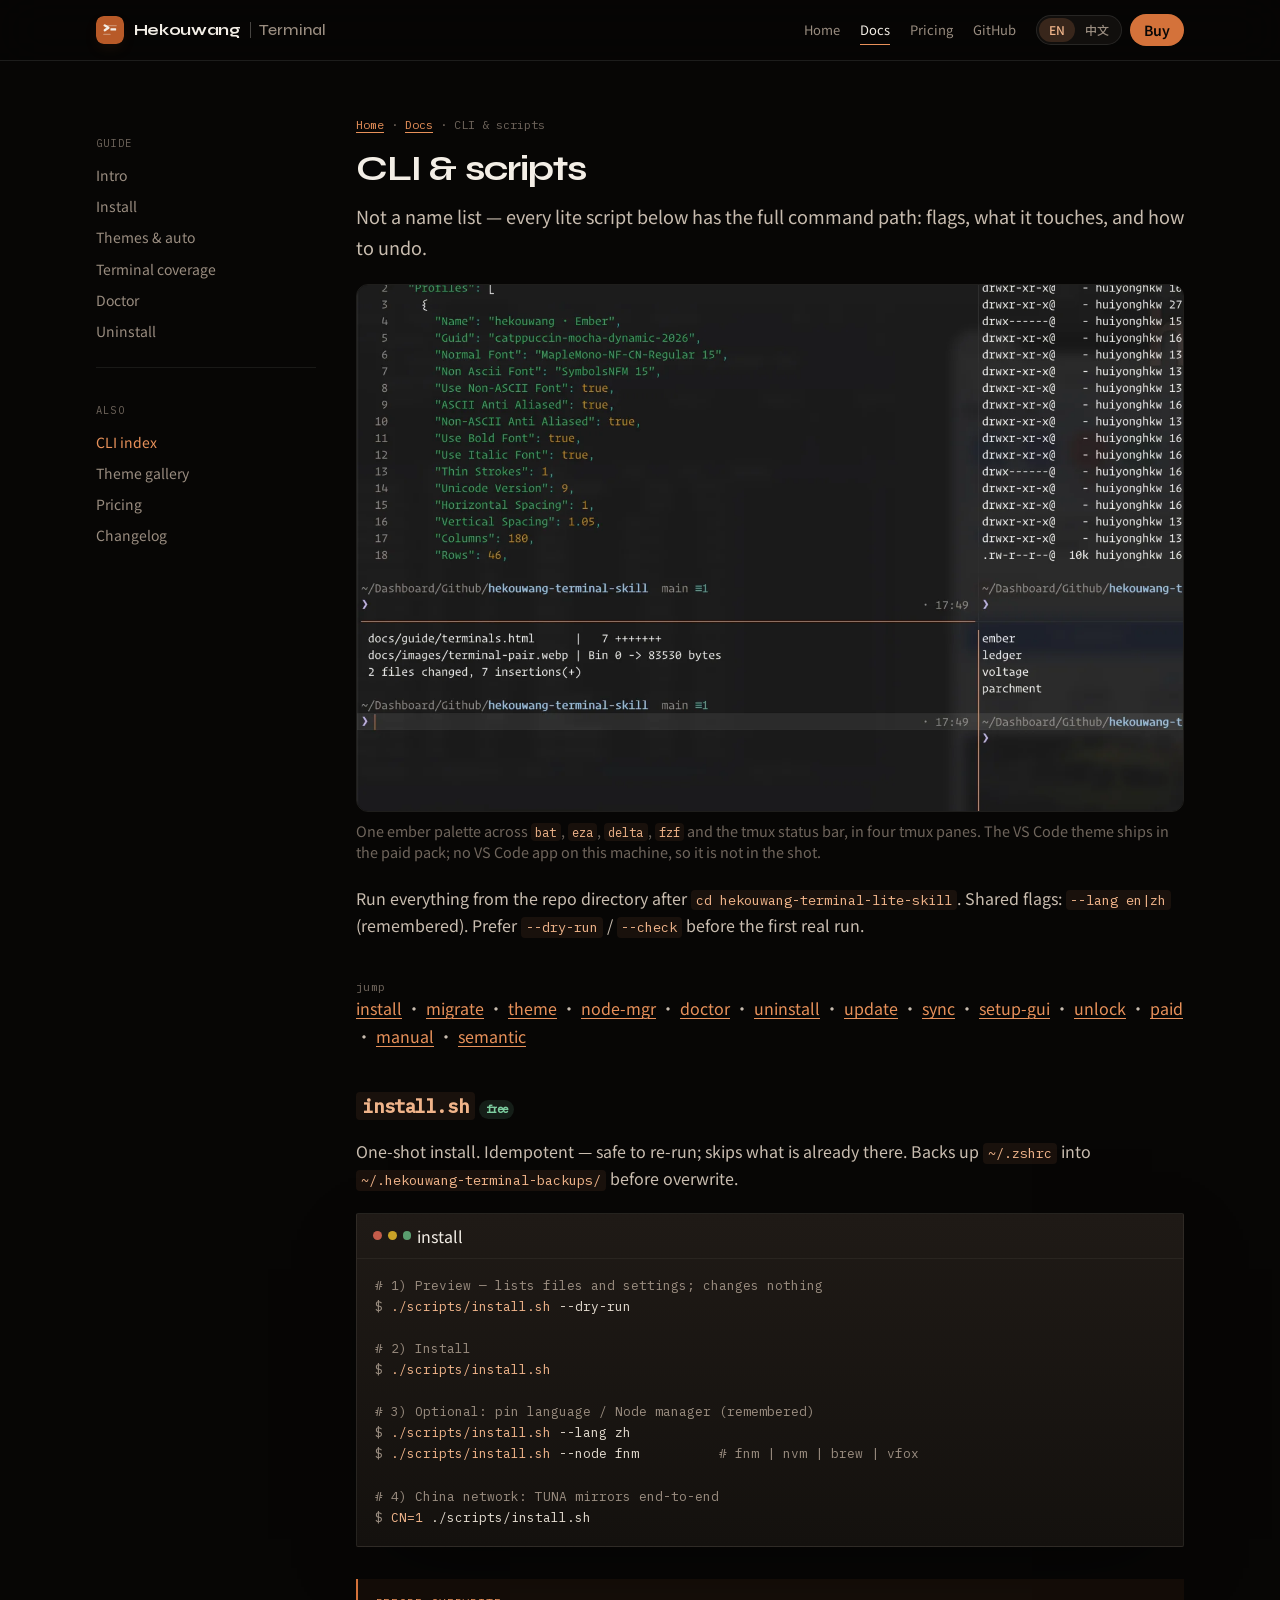
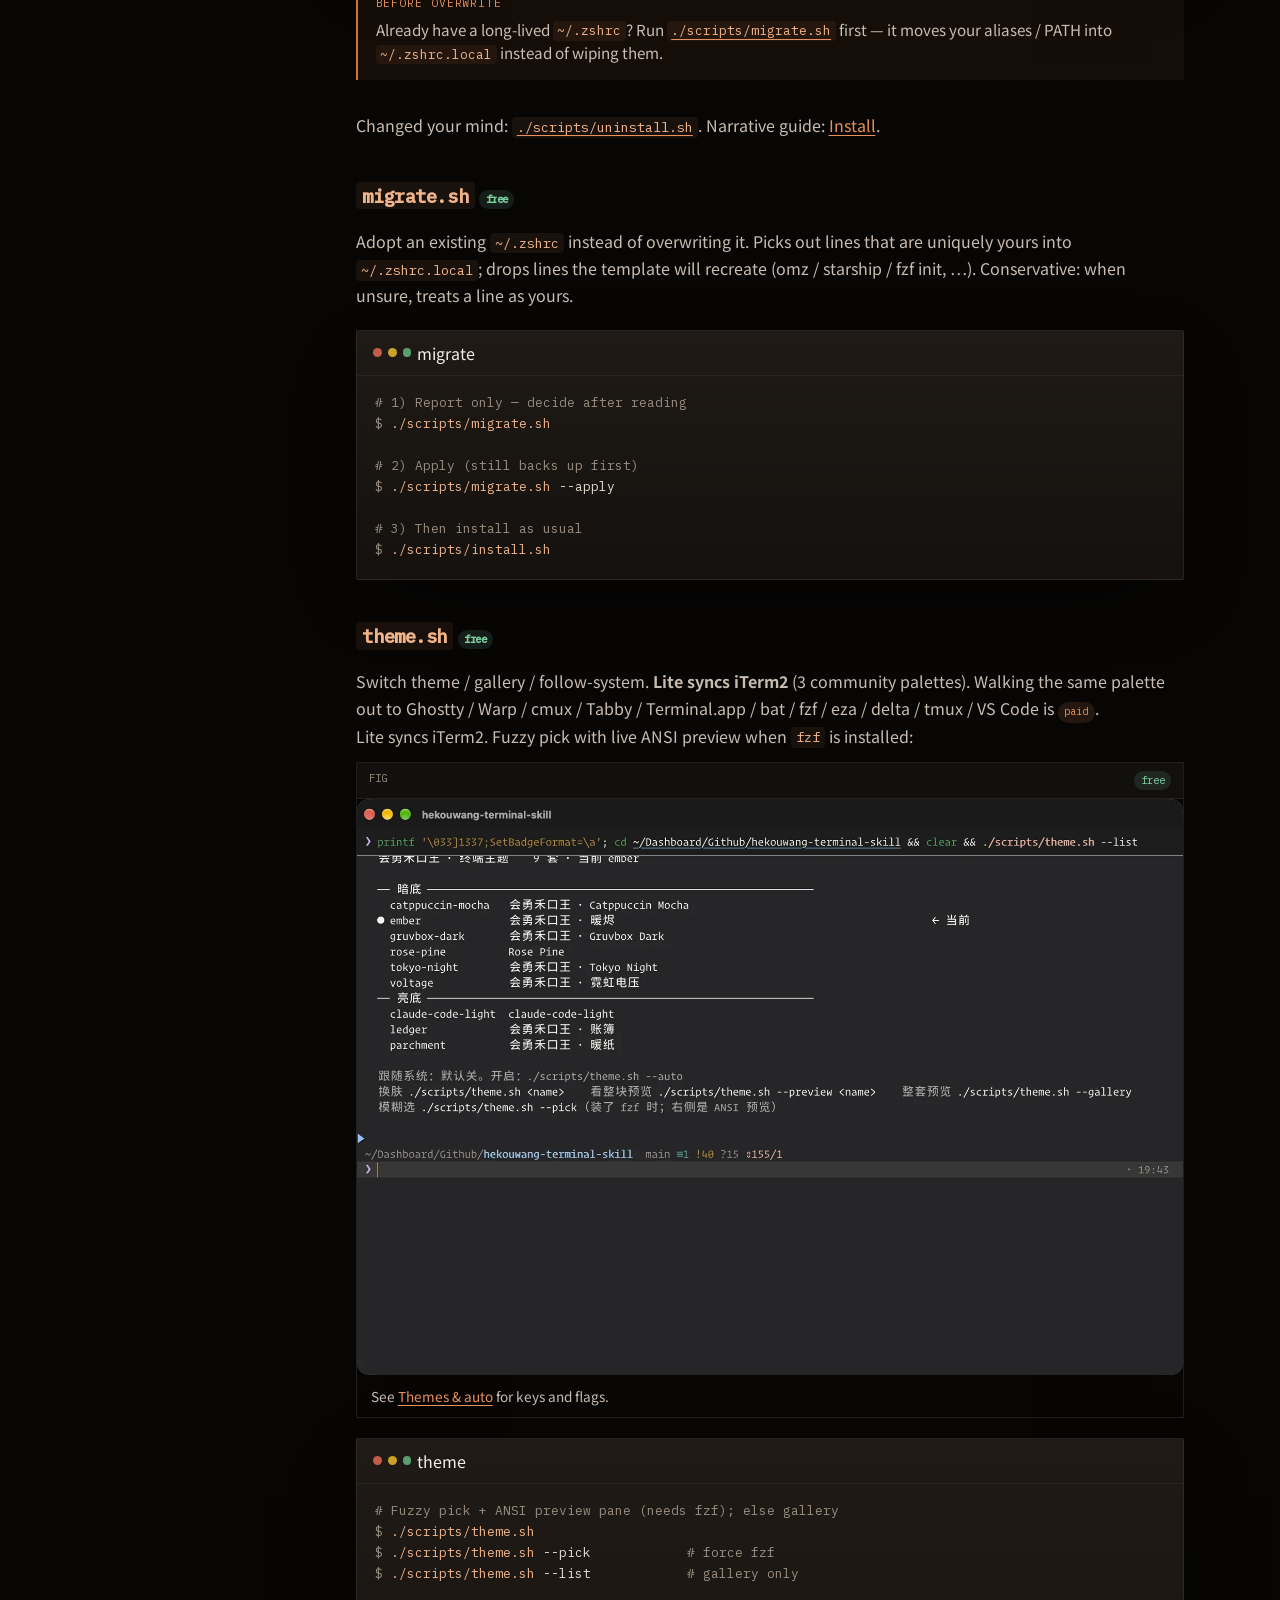
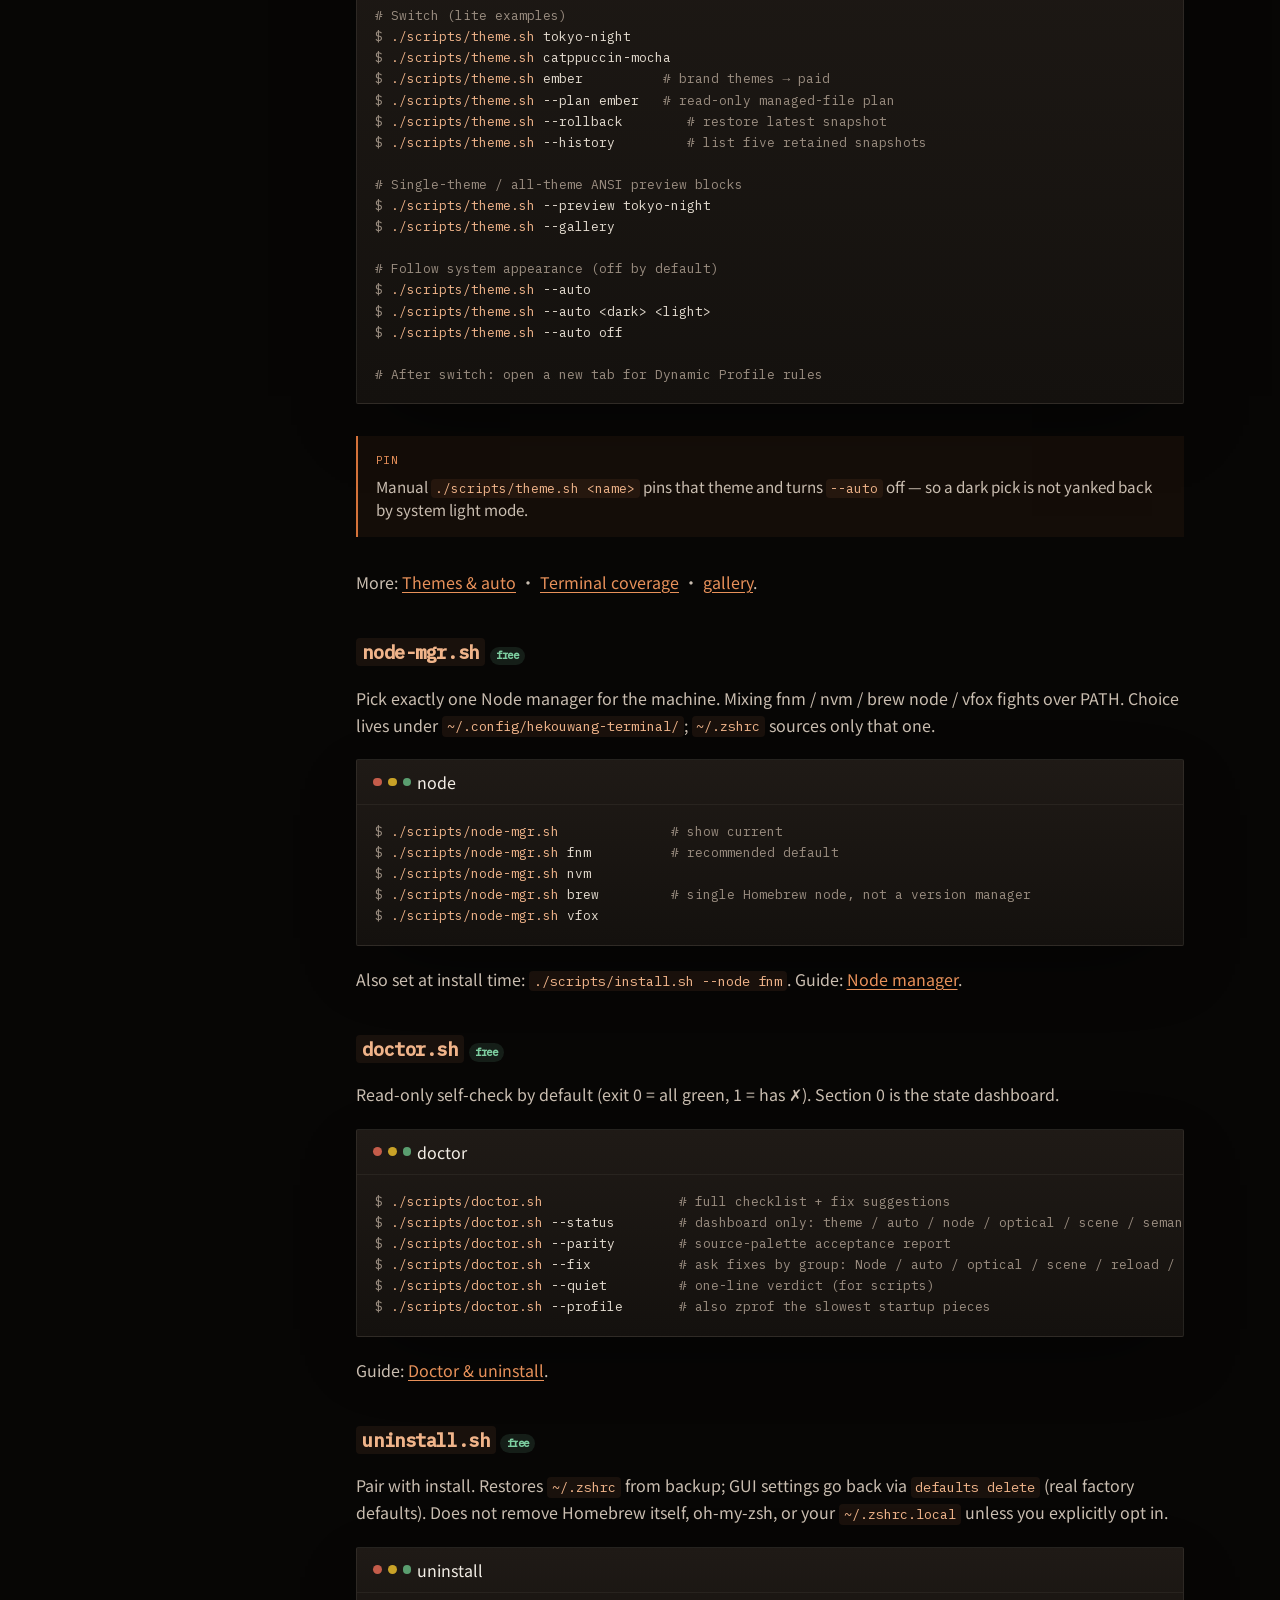
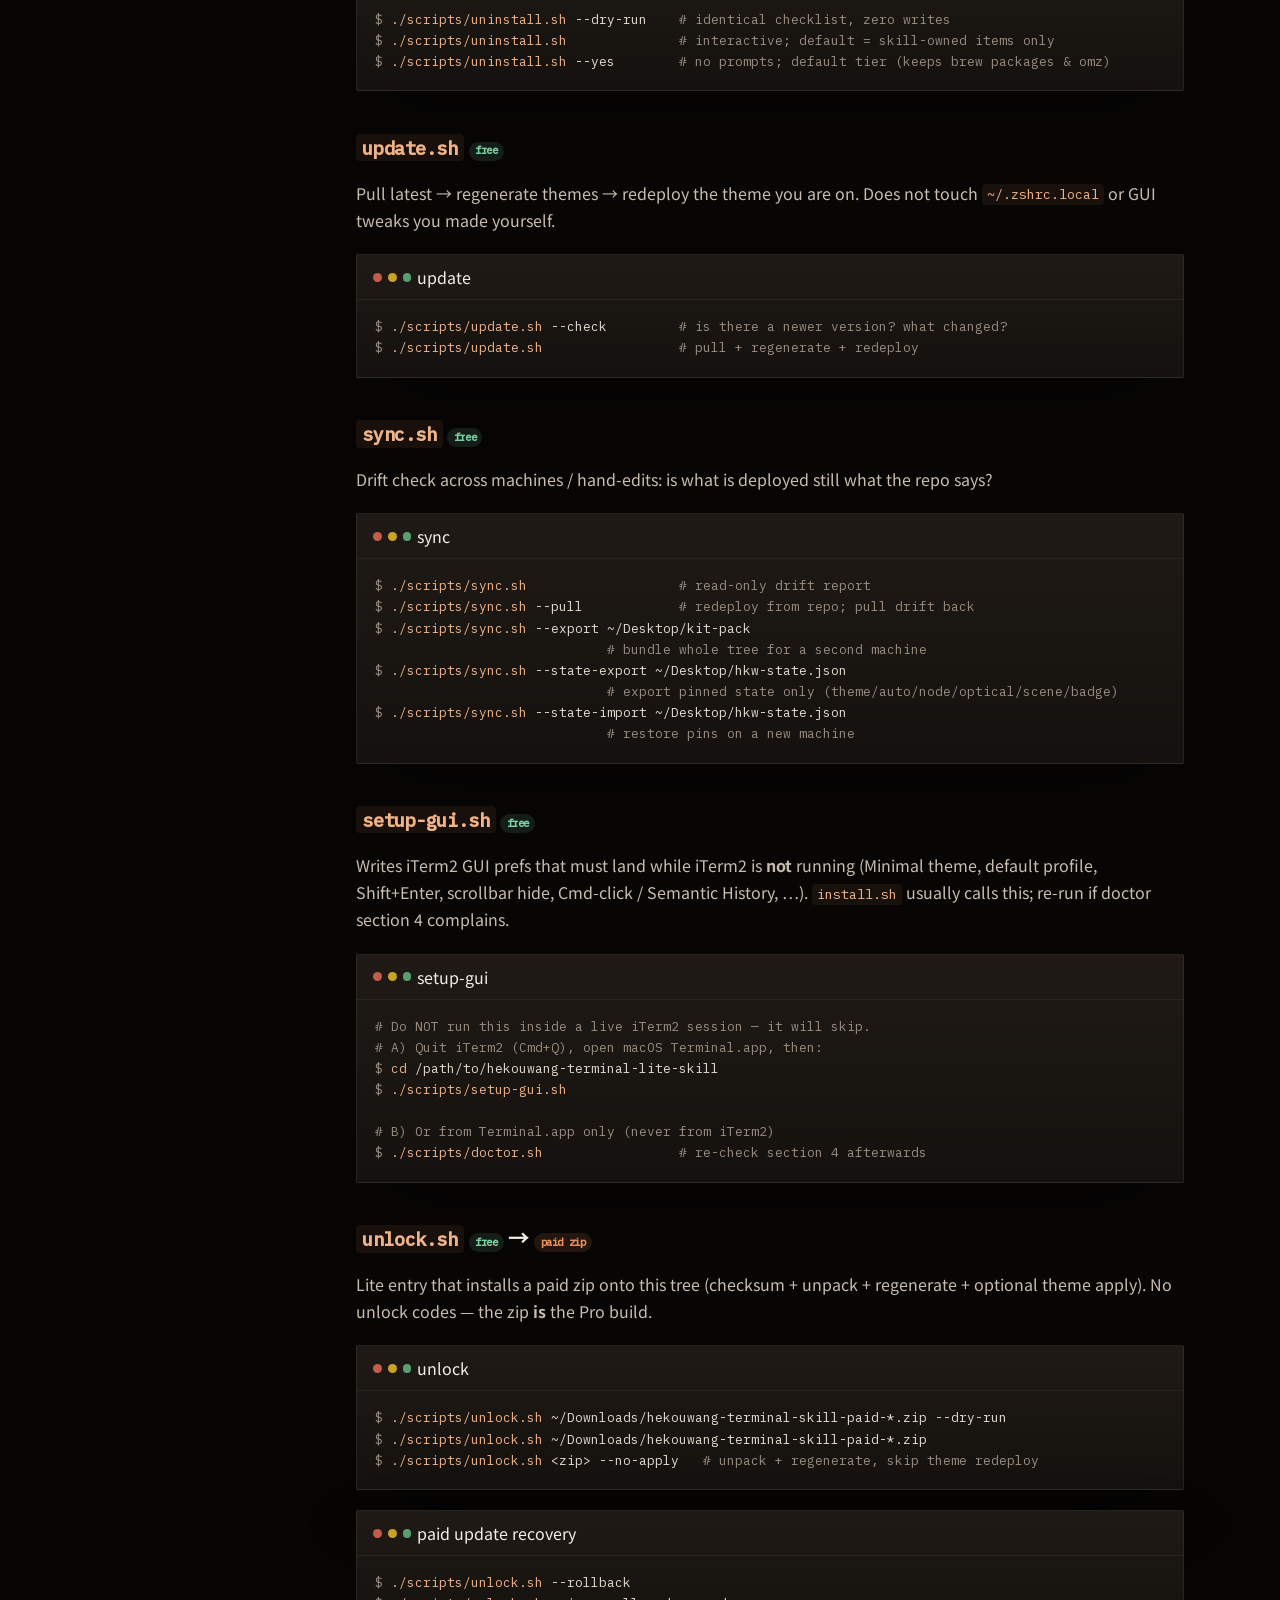
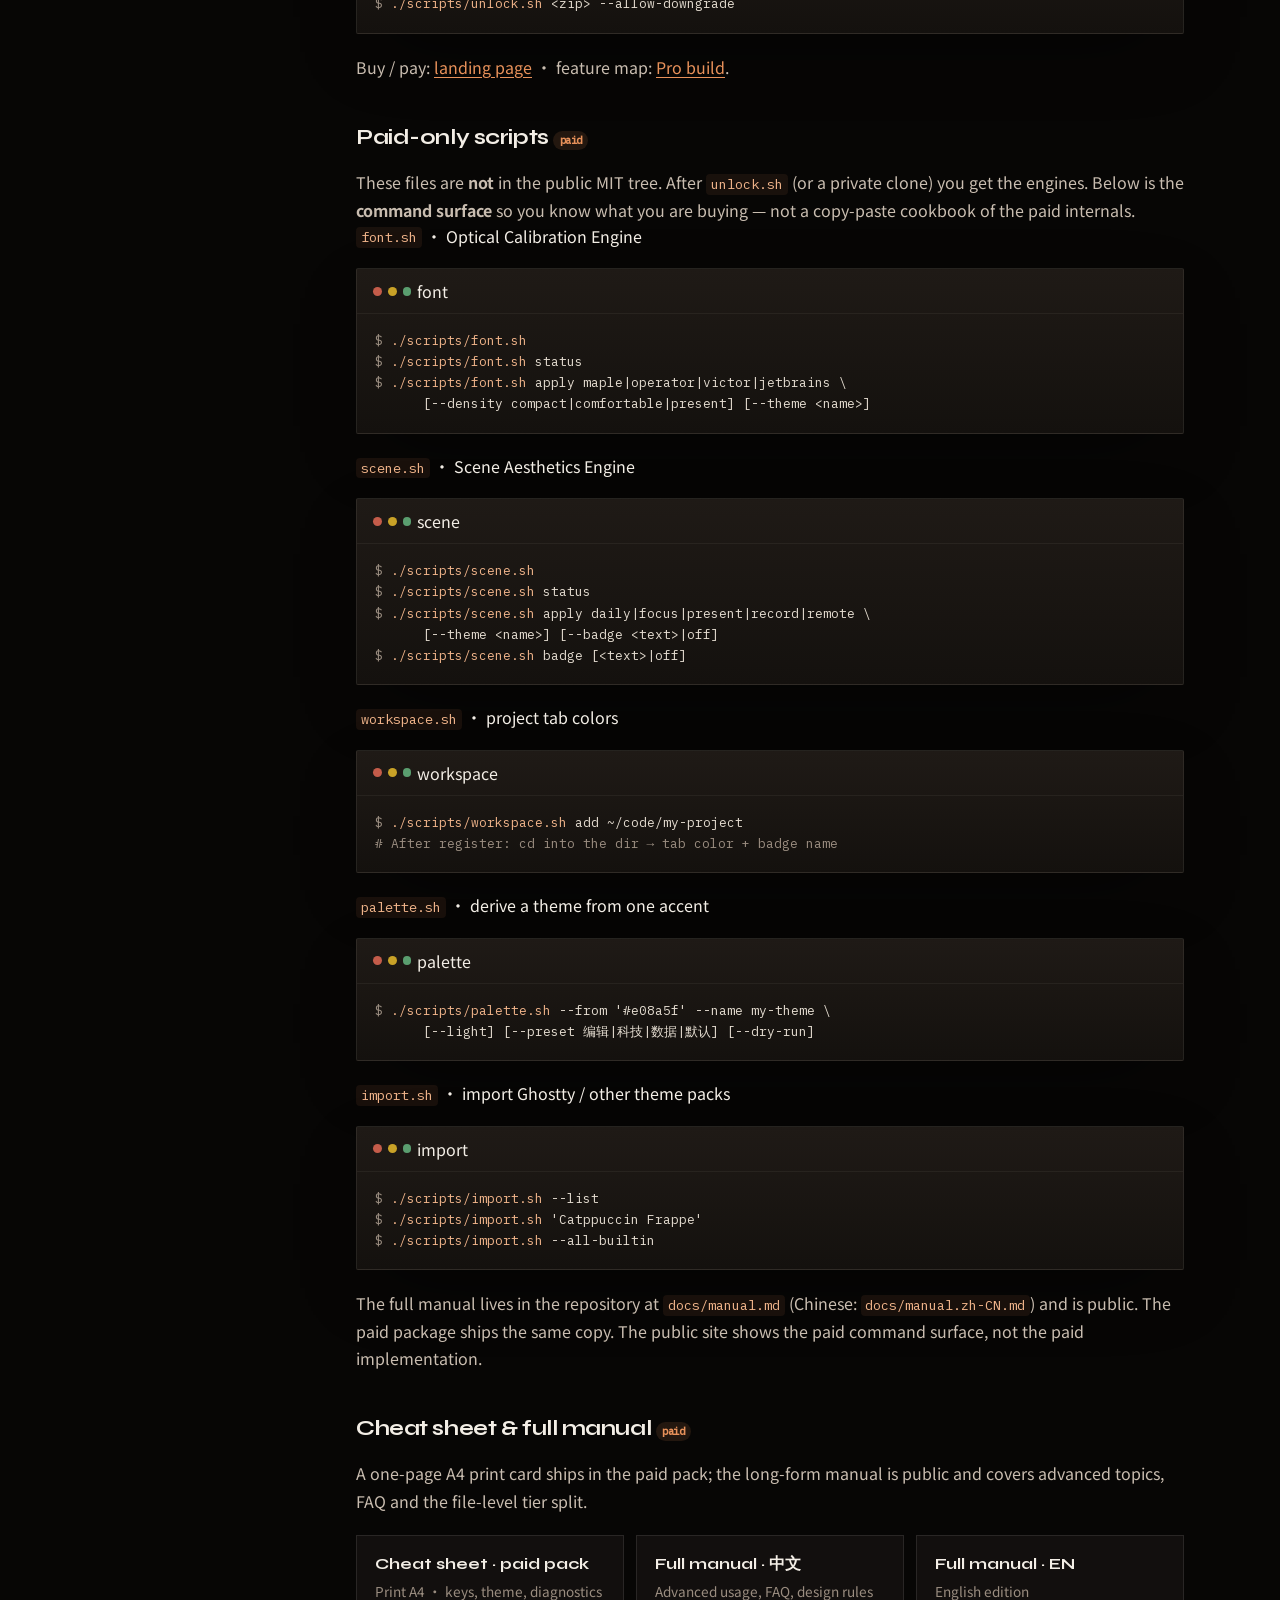
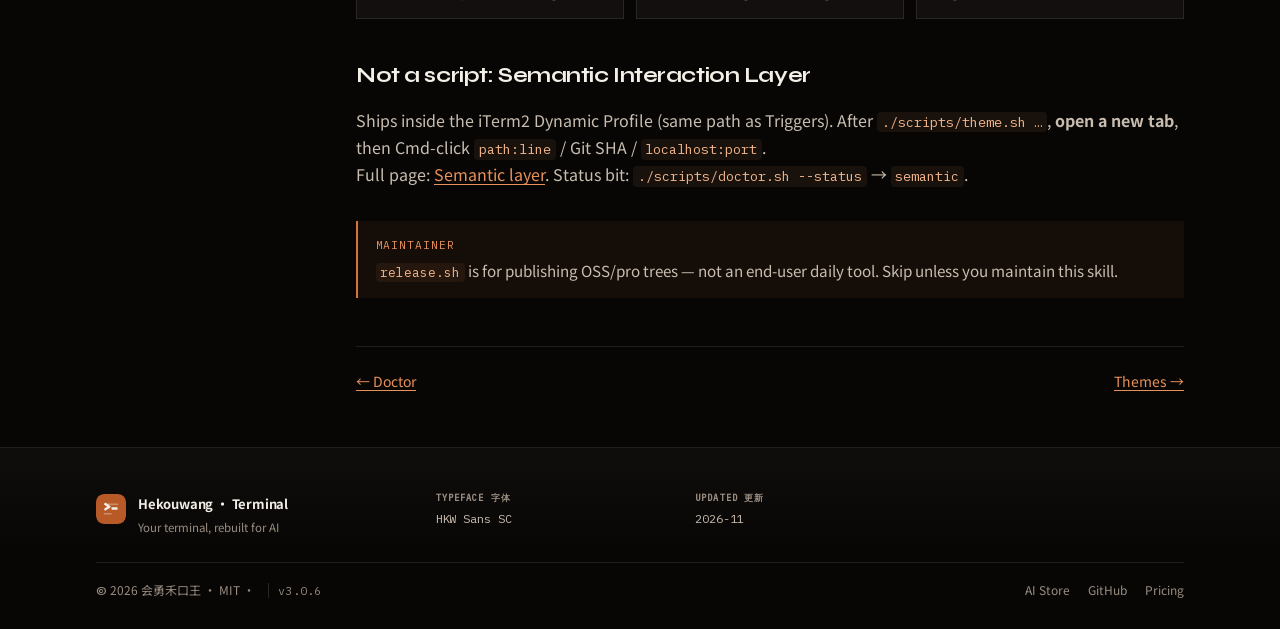
<file: docs/tools/index.html>
<!DOCTYPE html>
<html lang="zh-CN" class="lang-zh">
<head>
<meta charset="utf-8">
<script>
/* Sync lang before paint: ?lang -> localStorage -> navigator */
(function(){try{var K='hkw-lang',q=null;try{q=new URLSearchParams(location.search).get('lang')}catch(e){}
if(q!=='zh'&&q!=='en')q=null;var s=q;if(!s)try{s=localStorage.getItem(K)}catch(e){}
if(s!=='zh'&&s!=='en')s=/^zh/i.test(navigator.language||'')?'zh':'en';
if(s==='zh')document.documentElement.classList.add('lang-zh');
document.documentElement.lang=s==='zh'?'zh-CN':'en';
if(q)try{localStorage.setItem(K,q)}catch(e){}}catch(e){}})();
</script>
<meta name="viewport" content="width=device-width, initial-scale=1">
<title>CLI & scripts · 会勇禾口王·终端工作台</title>
<meta name="description" content="Full how-to for every lite script — commands, flags, and what happens.">
<link rel="canonical" href="https://huiyonghkw.github.io/hekouwang-terminal-lite-skill/tools/">
<link rel="alternate" type="application/atom+xml" title="更新日志" href="../feed.xml">
<meta property="og:type" content="website">
<meta property="og:site_name" content="会勇禾口王·终端工作台">
<meta property="og:title" content="CLI &amp; scripts · 会勇禾口王·终端工作台">
<meta property="og:description" content="Full how-to for every lite script — commands, flags, and what happens.">
<meta property="og:url" content="https://huiyonghkw.github.io/hekouwang-terminal-lite-skill/tools/">
<meta property="og:image" content="https://huiyonghkw.github.io/hekouwang-terminal-lite-skill/images/og-cover.png">
<meta name="twitter:card" content="summary_large_image">
<link rel="icon" href="../favicon.svg?v=4" type="image/svg+xml">
<link rel="apple-touch-icon" href="../images/apple-touch-icon.png?v=5">
<link rel="shortcut icon" href="/hekouwang-terminal-lite-skill/favicon.svg?v=3" type="image/svg+xml">
<link rel="apple-touch-icon" href="/hekouwang-terminal-lite-skill/favicon.svg?v=3">

<link rel="stylesheet" href="../assets/fonts.css">
<link rel="stylesheet" href="../assets/tw.css">
<link rel="stylesheet" href="../assets/site.css?v=3.3.6">
<script defer src="../assets/toc.js"></script>
</head>
<body class="bg-ink-950 text-ash-100 font-sans antialiased">
<div id="prog"></div>
<header id="site-nav" class="sticky top-0 border-b border-ash-100/10 bg-ink-950/85 backdrop-blur-xl z-50">
  <div class="mx-auto flex max-w-6xl items-center justify-between gap-4 px-5 py-3.5 md:px-8">
    <a href="../index.html" class="brand-mark">
      <img src="../images/icon-skillhub.svg?v=4" width="28" height="28" alt="">
      <span class="brand-lockup text-[0.92rem] md:text-[1rem]">
        <span class="brand-name"><span class="en">Hekouwang</span><span class="zh">会勇禾口王</span></span>
        <span class="brand-div" aria-hidden="true"></span>
        <span class="brand-product"><span class="en">Terminal</span><span class="zh">终端工作台</span></span>
      </span>
    </a>
    <div class="flex items-center gap-5">
<nav class="mh-nav hidden items-center gap-5 text-[0.8125rem] text-ash-400 lg:flex" aria-label="Primary">
      <a class="transition hover:text-ash-100" href="../index.html"><span class="en">Home</span><span class="zh">首页</span></a>
      <a class="text-ash-100" href="../guide/index.html" aria-current="page"><span class="en">Docs</span><span class="zh">文档</span></a>
      <a class="transition hover:text-ash-100" href="../pricing.html"><span class="en">Pricing</span><span class="zh">定价</span></a>
      <a class="transition hover:text-ash-100" href="https://github.com/huiyonghkw/hekouwang-terminal-lite-skill">GitHub</a>
    </nav>
    <div class="flex items-center gap-2">
      <div class="toggle flex rounded-full border border-ash-100/10 bg-ink-800/60 p-0.5 text-xs font-medium" role="group" aria-label="Language">
        <button id="btn-en" class="rounded-full px-2.5 py-1 text-ash-400 transition" aria-pressed="true">EN</button>
        <button id="btn-zh" class="rounded-full px-2.5 py-1 text-ash-400 transition" aria-pressed="false">中文</button>
      </div>
      <a href="../pricing.html" class="btn-mag btn-mag--ember hidden rounded-full bg-ember-500 px-3.5 py-1.5 text-sm font-semibold text-ink-950 transition hover:bg-ember-400 sm:inline-flex"><span class="en">Buy</span><span class="zh">购买</span></a>
      <button id="nav-toggle" class="inline-flex h-9 w-9 items-center justify-center rounded-full border border-ash-100/10 text-ash-200 lg:hidden" aria-expanded="false" aria-controls="mobile-nav" aria-label="Menu">
        <svg width="18" height="18" viewBox="0 0 24 24" fill="none" stroke="currentColor" stroke-width="1.8"><path d="M4 7h16M4 12h16M4 17h16"/></svg>
      </button>
    </div>
    </div>
  </div>
  <div id="mobile-nav" class="border-t border-ash-100/10 bg-ink-950/95 px-5 py-4 backdrop-blur-xl lg:hidden">
    <div class="flex flex-col gap-3 text-sm text-ash-200">
      <a href="../index.html"><span class="en">Home</span><span class="zh">首页</span></a>
      <a href="../guide/index.html"><span class="en">Docs</span><span class="zh">文档</span></a>
      <a href="../pricing.html"><span class="en">Pricing</span><span class="zh">定价</span></a>
      <a href="https://github.com/huiyonghkw/hekouwang-terminal-lite-skill">GitHub</a>
    </div>
  </div>
</header>
<div class="mx-auto max-w-6xl"><div class="docgrid mx-auto grid max-w-6xl gap-10 px-5 py-10 md:grid-cols-[220px_1fr] md:px-8 md:py-14">
<aside class="side hidden text-sm text-ash-400 md:block" aria-label="Docs">
<style>.side a{display:block;padding:.35rem 0;color:#9a8d80}.side a:hover{color:#f3eee6}.side a[aria-current=page]{color:#e8915a}.side .st{font-family:IBM Plex Mono,monospace;font-size:.65rem;letter-spacing:.12em;text-transform:uppercase;color:#6f655c;margin:1rem 0 .4rem}.side .grp{margin-top:1.25rem;padding-top:1rem;border-top:1px solid rgba(243,238,230,.08)}.pillgrid{display:grid;gap:.75rem;margin:1.25rem 0;grid-template-columns:repeat(auto-fill,minmax(220px,1fr))}.pill{display:block;padding:1rem 1.1rem;border:1px solid rgba(243,238,230,.1);background:rgba(26,23,20,.6);text-decoration:none!important}.pill .t{font-family:Syne,sans-serif;font-weight:700;color:#f3eee6}.pill .d{margin-top:.35rem;font-size:.85rem;color:#9a8d80}.tag{display:inline-block;font-family:IBM Plex Mono,monospace;font-size:.65rem;padding:.1rem .4rem;border-radius:999px}.tag-free{color:#7dcea0;background:rgba(125,206,160,.12)}.tag-paid{color:#e8915a;background:rgba(232,145,90,.12)}.muted{color:#6f655c;font-size:.9rem}.btn{display:inline-flex;align-items:center;padding:.55rem 1.1rem;border-radius:999px;font-size:.875rem;font-weight:600;text-decoration:none}.btn-primary{background:#f3eee6;color:#070605}.btn-pro{background:#d4723a;color:#070605}</style>
  <div class="st"><span class="en">Guide</span><span class="zh">指南</span></div>
  <a href="../guide/index.html"><span class="en">Intro</span><span class="zh">简介</span></a>
  <a href="../guide/install.html"><span class="en">Install</span><span class="zh">安装</span></a>
  <a href="../guide/theme.html"><span class="en">Themes &amp; auto</span><span class="zh">换肤与跟随</span></a>
  <a href="../guide/terminals.html"><span class="en">Terminal coverage</span><span class="zh">终端覆盖</span></a>
  <a href="../guide/doctor.html"><span class="en">Doctor</span><span class="zh">体检</span></a>
  <a href="../guide/uninstall.html"><span class="en">Uninstall</span><span class="zh">卸载</span></a>
  <div class="grp">
    <div class="st"><span class="en">Also</span><span class="zh">另见</span></div>
    <a href="../tools/index.html" aria-current="page"><span class="en">CLI index</span><span class="zh">脚本索引</span></a>
    <a href="../themes/index.html"><span class="en">Theme gallery</span><span class="zh">主题画廊</span></a>
    <a href="../pricing.html"><span class="en">Pricing</span><span class="zh">定价</span></a>
    <a href="../changelog.html"><span class="en">Changelog</span><span class="zh">更新日志</span></a>
  </div>
</aside>
<article class="doc prose-hkw min-w-0">
<div class="crumb mb-4 font-mono text-xs text-ash-500"><a href="../index.html"><span class="en">Home</span><span class="zh">首页</span></a> · <a href="../guide/index.html"><span class="en">Docs</span><span class="zh">文档</span></a> · <span class="en">CLI & scripts</span><span class="zh">CLI 与脚本</span></div>
<h1 class="font-display text-3xl font-bold tracking-tight text-ash-100 md:text-4xl"><span class="en">CLI & scripts</span><span class="zh">CLI 与脚本</span></h1>
<p class="lead mt-3 text-lg text-ash-300"><span class="en">Not a name list — every lite script below has the full command path: flags, what it touches, and how to undo.</span><span class="zh">不是名单 —— 下面每个开源脚本都写出完整操作路径：参数、会动什么、怎么撤回。</span></p>

<figure style="margin:22px 0">
  <img src="../images/ecosystem-tmux.webp" width="1400" height="891" loading="lazy" decoding="async"
       style="max-width:100%;border:1px solid var(--border);border-radius:12px"
       alt="同一份 ember 色板：bat、eza、delta、fzf 与 tmux 四宫格">
  <figcaption class="muted" style="margin-top:8px"><span class="en">One ember palette across <code>bat</code>, <code>eza</code>, <code>delta</code>, <code>fzf</code> and the tmux status bar, in four tmux panes. The VS Code theme ships in the paid pack; no VS Code app on this machine, so it is not in the shot.</span><span class="zh">同一份 ember 色板：<code>bat</code>、<code>eza</code>、<code>delta</code>、<code>fzf</code> 与 tmux 状态栏，四个 pane 同屏。VS Code 主题随付费包提供；本机未装 VS Code 应用，所以未纳入截图。</span></figcaption>
</figure>

<p><span class="en">Run everything from the repo directory after <code>cd hekouwang-terminal-lite-skill</code>. Shared flags: <code>--lang en|zh</code> (remembered). Prefer <code>--dry-run</code> / <code>--check</code> before the first real run.</span><span class="zh">进入仓库目录后再跑：<code>cd hekouwang-terminal-lite-skill</code>。共用参数：<code>--lang en|zh</code>（会记住）。第一次真跑前优先 <code>--dry-run</code> / <code>--check</code>。</span></p>

<div class="h2sub mt-2 font-mono text-xs tracking-wide text-ash-500"><span class="en">jump</span><span class="zh">跳转</span></div>
<p>
  <a href="#install">install</a> ·
  <a href="#migrate">migrate</a> ·
  <a href="#theme">theme</a> ·
  <a href="#node-mgr">node-mgr</a> ·
  <a href="#doctor">doctor</a> ·
  <a href="#uninstall">uninstall</a> ·
  <a href="#update">update</a> ·
  <a href="#sync">sync</a> ·
  <a href="#setup-gui">setup-gui</a> ·
  <a href="#unlock">unlock</a> ·
  <a href="#paid">paid</a> ·
  <a href="#manual">manual</a> ·
  <a href="#semantic">semantic</a>
</p>

<!-- ========== install ========== -->
<h2 id="install"><code>install.sh</code> <span class="tag tag-free">free</span></h2>
<p><span class="en">One-shot install. Idempotent — safe to re-run; skips what is already there. Backs up <code>~/.zshrc</code> into <code>~/.hekouwang-terminal-backups/</code> before overwrite.</span><span class="zh">一键安装。幂等 —— 重复执行安全，已装的跳过。覆盖 <code>~/.zshrc</code> 前会备份进 <code>~/.hekouwang-terminal-backups/</code>。</span></p>
<div class="term term-chrome my-5 overflow-hidden rounded-sm"><div class="dots flex items-center gap-1.5 border-b border-ash-100/5 px-4 py-2.5"><i></i><i></i><i></i><span>install</span></div>
<pre class="sc"><span class="cm"># <span class="en">1) Preview — lists files and settings; changes nothing</span><span class="zh">1) 预演 —— 列出要动的文件与设置，一个字节都不改</span></span>
<span class="p">$</span> <span class="o">./scripts/install.sh</span> --dry-run

<span class="cm"># <span class="en">2) Install</span><span class="zh">2) 安装</span></span>
<span class="p">$</span> <span class="o">./scripts/install.sh</span>

<span class="cm"># <span class="en">3) Optional: pin language / Node manager (remembered)</span><span class="zh">3) 可选：钉住语言 / Node 管理器（会记住）</span></span>
<span class="p">$</span> <span class="o">./scripts/install.sh</span> --lang zh
<span class="p">$</span> <span class="o">./scripts/install.sh</span> --node fnm          <span class="cm"># fnm | nvm | brew | vfox</span>

<span class="cm"># <span class="en">4) China network: TUNA mirrors end-to-end</span><span class="zh">4) 国内网络：全程清华等镜像</span></span>
<span class="p">$</span> <span class="o">CN=1</span> ./scripts/install.sh</pre></div>
<div class="ask"><span class="lb">before overwrite</span>
<span class="en">Already have a long-lived <code>~/.zshrc</code>? Run <a href="#migrate"><code>./scripts/migrate.sh</code></a> first — it moves your aliases / PATH into <code>~/.zshrc.local</code> instead of wiping them.</span><span class="zh">已经有用了很久的 <code>~/.zshrc</code>？先跑 <a href="#migrate"><code>./scripts/migrate.sh</code></a> —— 把 alias / PATH 搬进 <code>~/.zshrc.local</code>，而不是直接盖掉。</span>
</div>
<p><span class="en">Changed your mind: <a href="#uninstall"><code>./scripts/uninstall.sh</code></a>. Narrative guide: <a href="../guide/install.html">Install</a>.</span><span class="zh">后悔了：<a href="#uninstall"><code>./scripts/uninstall.sh</code></a>。叙事指南：<a href="../guide/install.html">安装</a>。</span></p>

<!-- ========== migrate ========== -->
<h2 id="migrate"><code>migrate.sh</code> <span class="tag tag-free">free</span></h2>
<p><span class="en">Adopt an existing <code>~/.zshrc</code> instead of overwriting it. Picks out lines that are uniquely yours into <code>~/.zshrc.local</code>; drops lines the template will recreate (omz / starship / fzf init, …). Conservative: when unsure, treats a line as yours.</span><span class="zh">接管已有 <code>~/.zshrc</code>，而不是覆盖。把「只有你才有」的行搬进 <code>~/.zshrc.local</code>；丢掉模板会重建的行（omz / starship / fzf init …）。判定保守：拿不准一律算「你的」。</span></p>
<div class="term term-chrome my-5 overflow-hidden rounded-sm"><div class="dots flex items-center gap-1.5 border-b border-ash-100/5 px-4 py-2.5"><i></i><i></i><i></i><span>migrate</span></div>
<pre class="sc"><span class="cm"># <span class="en">1) Report only — decide after reading</span><span class="zh">1) 只看报告，读完再决定</span></span>
<span class="p">$</span> <span class="o">./scripts/migrate.sh</span>

<span class="cm"># <span class="en">2) Apply (still backs up first)</span><span class="zh">2) 执行（仍然先备份）</span></span>
<span class="p">$</span> <span class="o">./scripts/migrate.sh</span> --apply

<span class="cm"># <span class="en">3) Then install as usual</span><span class="zh">3) 再照常安装</span></span>
<span class="p">$</span> <span class="o">./scripts/install.sh</span></pre></div>

<!-- ========== theme ========== -->
<h2 id="theme"><code>theme.sh</code> <span class="tag tag-free">free</span></h2>
<p><span class="en">Switch theme / gallery / follow-system. <b>Lite syncs iTerm2</b> (3 community palettes). Walking the same palette out to Ghostty / Warp / cmux / Tabby / Terminal.app / bat / fzf / eza / delta / tmux / VS Code is <span class="tag tag-paid">paid</span>.</span><span class="zh">换肤 / 画廊 / 跟随系统。<b>Lite 版只同步 iTerm2</b>（3 套社区配色）。同一份色板走到 Ghostty / Warp / cmux / Tabby / 自带终端 / bat / fzf / eza / delta / tmux / VS Code 属 <span class="tag tag-paid">paid</span>。</span></p>
<p><span class="en">Lite syncs iTerm2. Fuzzy pick with live ANSI preview when <code>fzf</code> is installed:</span><span class="zh">Lite 版同步 iTerm2。装了 <code>fzf</code> 时可模糊选 + 真彩色预览：</span></p>
<div class="fig" style="margin:12px 0 20px">
  <div class="hd"><span class="no">FIG</span><span class="tag tag-free">free</span></div>
  <img src="../images/theme-fzf-pick.webp?v=7" alt="theme.sh --list current theme gallery" loading="lazy" style="max-width:100%">
  <div class="cap"><span class="en">See <a href="../guide/theme.html">Themes &amp; auto</a> for keys and flags.</span><span class="zh">快捷键与参数见<a href="../guide/theme.html">换肤与跟随</a>。</span></div>
</div>
<div class="term term-chrome my-5 overflow-hidden rounded-sm"><div class="dots flex items-center gap-1.5 border-b border-ash-100/5 px-4 py-2.5"><i></i><i></i><i></i><span>theme</span></div>
<pre class="sc"><span class="cm"># <span class="en">Fuzzy pick + ANSI preview pane (needs fzf); else gallery</span><span class="zh">有 fzf：模糊选 + 右侧 ANSI 预览；否则画廊</span></span>
<span class="p">$</span> <span class="o">./scripts/theme.sh</span>
<span class="p">$</span> <span class="o">./scripts/theme.sh</span> --pick            <span class="cm"># <span class="en">force fzf</span><span class="zh">强制 fzf</span></span>
<span class="p">$</span> <span class="o">./scripts/theme.sh</span> --list            <span class="cm"># <span class="en">gallery only</span><span class="zh">只要画廊</span></span>

<span class="cm"># <span class="en">Switch (lite examples)</span><span class="zh">切换（Lite 版示例）</span></span>
<span class="p">$</span> <span class="o">./scripts/theme.sh</span> tokyo-night
<span class="p">$</span> <span class="o">./scripts/theme.sh</span> catppuccin-mocha
<span class="p">$</span> <span class="o">./scripts/theme.sh</span> ember          <span class="cm"># <span class="en">brand themes → paid</span><span class="zh">品牌主题 → 付费</span></span>
<span class="p">$</span> <span class="o">./scripts/theme.sh</span> --plan ember   <span class="cm"># <span class="en">read-only managed-file plan</span><span class="zh">只读查看管理范围</span></span>
<span class="p">$</span> <span class="o">./scripts/theme.sh</span> --rollback        <span class="cm"># <span class="en">restore latest snapshot</span><span class="zh">恢复最近快照</span></span>
<span class="p">$</span> <span class="o">./scripts/theme.sh</span> --history         <span class="cm"># <span class="en">list five retained snapshots</span><span class="zh">查看保留的五份快照</span></span>

<span class="cm"># <span class="en">Single-theme / all-theme ANSI preview blocks</span><span class="zh">单套 / 全套 ANSI 整块预览</span></span>
<span class="p">$</span> <span class="o">./scripts/theme.sh</span> --preview tokyo-night
<span class="p">$</span> <span class="o">./scripts/theme.sh</span> --gallery

<span class="cm"># <span class="en">Follow system appearance (off by default)</span><span class="zh">跟随系统深浅色（默认关）</span></span>
<span class="p">$</span> <span class="o">./scripts/theme.sh</span> --auto
<span class="p">$</span> <span class="o">./scripts/theme.sh</span> --auto &lt;dark&gt; &lt;light&gt;
<span class="p">$</span> <span class="o">./scripts/theme.sh</span> --auto off

<span class="cm"># <span class="en">After switch: open a new tab for Dynamic Profile rules</span><span class="zh">换肤后：新开 tab，Dynamic Profile 规则才生效</span></span></pre></div>
<div class="ask"><span class="lb">pin</span>
<span class="en">Manual <code>./scripts/theme.sh &lt;name&gt;</code> pins that theme and turns <code>--auto</code> off — so a dark pick is not yanked back by system light mode.</span><span class="zh">手动 <code>./scripts/theme.sh &lt;名&gt;</code> 会钉住该主题并关掉 <code>--auto</code> —— 避免配了黑色却被系统浅色顶回白色。</span>
</div>
<p><span class="en">More: <a href="../guide/theme.html">Themes &amp; auto</a> · <a href="../guide/terminals.html">Terminal coverage</a> · <a href="../themes/index.html">gallery</a>.</span><span class="zh">另见：<a href="../guide/theme.html">换肤与跟随</a> · <a href="../guide/terminals.html">终端覆盖</a> · <a href="../themes/index.html">画廊</a>。</span></p>

<!-- ========== node-mgr ========== -->
<h2 id="node-mgr"><code>node-mgr.sh</code> <span class="tag tag-free">free</span></h2>
<p><span class="en">Pick exactly one Node manager for the machine. Mixing fnm / nvm / brew node / vfox fights over PATH. Choice lives under <code>~/.config/hekouwang-terminal/</code>; <code>~/.zshrc</code> sources only that one.</span><span class="zh">整台机器只留一套 Node 管理器。混用 fnm / nvm / brew node / vfox 会 PATH 打架。选择写在 <code>~/.config/hekouwang-terminal/</code>；<code>~/.zshrc</code> 只 source 那一份。</span></p>
<div class="term term-chrome my-5 overflow-hidden rounded-sm"><div class="dots flex items-center gap-1.5 border-b border-ash-100/5 px-4 py-2.5"><i></i><i></i><i></i><span>node</span></div>
<pre class="sc"><span class="p">$</span> <span class="o">./scripts/node-mgr.sh</span>              <span class="cm"># <span class="en">show current</span><span class="zh">看当前选了哪个</span></span>
<span class="p">$</span> <span class="o">./scripts/node-mgr.sh</span> fnm          <span class="cm"># <span class="en">recommended default</span><span class="zh">推荐默认</span></span>
<span class="p">$</span> <span class="o">./scripts/node-mgr.sh</span> nvm
<span class="p">$</span> <span class="o">./scripts/node-mgr.sh</span> brew         <span class="cm"># <span class="en">single Homebrew node, not a version manager</span><span class="zh">Homebrew 单版本 node，不是版本管理器</span></span>
<span class="p">$</span> <span class="o">./scripts/node-mgr.sh</span> vfox</pre></div>
<p><span class="en">Also set at install time: <code>./scripts/install.sh --node fnm</code>. Guide: <a href="../guide/node.html">Node manager</a>.</span><span class="zh">安装时也能钉：<code>./scripts/install.sh --node fnm</code>。指南：<a href="../guide/node.html">Node 管理器</a>。</span></p>

<!-- ========== doctor ========== -->
<h2 id="doctor"><code>doctor.sh</code> <span class="tag tag-free">free</span></h2>
<p><span class="en">Read-only self-check by default (exit 0 = all green, 1 = has ✗). Section 0 is the state dashboard.</span><span class="zh">默认纯只读体检（退出码 0＝全过，1＝有 ✗）。第 0 节就是状态机仪表盘。</span></p>
<div class="term term-chrome my-5 overflow-hidden rounded-sm"><div class="dots flex items-center gap-1.5 border-b border-ash-100/5 px-4 py-2.5"><i></i><i></i><i></i><span>doctor</span></div>
<pre class="sc"><span class="p">$</span> <span class="o">./scripts/doctor.sh</span>                 <span class="cm"># <span class="en">full checklist + fix suggestions</span><span class="zh">完整清单 + 修复建议</span></span>
<span class="p">$</span> <span class="o">./scripts/doctor.sh</span> --status        <span class="cm"># <span class="en">dashboard only: theme / auto / node / optical / scene / semantic / Ghostty reload</span><span class="zh">只看仪表盘：主题 / 跟随 / Node / 光学 / 场景 / 语义 / Ghostty 重载</span></span>
<span class="p">$</span> <span class="o">./scripts/doctor.sh</span> --parity        <span class="cm"># <span class="en">source-palette acceptance report</span><span class="zh">源色板一致性验收报告</span></span>
<span class="p">$</span> <span class="o">./scripts/doctor.sh</span> --fix           <span class="cm"># <span class="en">ask fixes by group: Node / auto / optical / scene / reload / GUI / theme</span><span class="zh">按组问修：Node / 跟随 / 光学 / 场景 / 重载 / GUI / 主题</span></span>
<span class="p">$</span> <span class="o">./scripts/doctor.sh</span> --quiet         <span class="cm"># <span class="en">one-line verdict (for scripts)</span><span class="zh">只输出结论行（给脚本调）</span></span>
<span class="p">$</span> <span class="o">./scripts/doctor.sh</span> --profile       <span class="cm"># <span class="en">also zprof the slowest startup pieces</span><span class="zh">顺带 zprof 点名最慢的启动项</span></span></pre></div>
<p><span class="en">Guide: <a href="../guide/doctor.html">Doctor &amp; uninstall</a>.</span><span class="zh">指南：<a href="../guide/doctor.html">体检与卸载</a>。</span></p>

<!-- ========== uninstall ========== -->
<h2 id="uninstall"><code>uninstall.sh</code> <span class="tag tag-free">free</span></h2>
<p><span class="en">Pair with install. Restores <code>~/.zshrc</code> from backup; GUI settings go back via <code>defaults delete</code> (real factory defaults). Does not remove Homebrew itself, oh-my-zsh, or your <code>~/.zshrc.local</code> unless you explicitly opt in.</span><span class="zh">与 install 成对。从备份还原 <code>~/.zshrc</code>；GUI 用 <code>defaults delete</code> 回真正出厂默认。默认不卸 Homebrew 本体、oh-my-zsh、你的 <code>~/.zshrc.local</code>（除非你显式勾）。</span></p>
<div class="term term-chrome my-5 overflow-hidden rounded-sm"><div class="dots flex items-center gap-1.5 border-b border-ash-100/5 px-4 py-2.5"><i></i><i></i><i></i><span>uninstall</span></div>
<pre class="sc"><span class="p">$</span> <span class="o">./scripts/uninstall.sh</span> --dry-run    <span class="cm"># <span class="en">identical checklist, zero writes</span><span class="zh">清单与真跑相同，一个字节都不动</span></span>
<span class="p">$</span> <span class="o">./scripts/uninstall.sh</span>              <span class="cm"># <span class="en">interactive; default = skill-owned items only</span><span class="zh">交互式；默认只删本技能写入的内容</span></span>
<span class="p">$</span> <span class="o">./scripts/uninstall.sh</span> --yes        <span class="cm"># <span class="en">no prompts; default tier (keeps brew packages &amp; omz)</span><span class="zh">不问；执行默认档（不卸 brew 包、不删 omz）</span></span></pre></div>

<!-- ========== update ========== -->
<h2 id="update"><code>update.sh</code> <span class="tag tag-free">free</span></h2>
<p><span class="en">Pull latest → regenerate themes → redeploy the theme you are on. Does not touch <code>~/.zshrc.local</code> or GUI tweaks you made yourself.</span><span class="zh">拉更新 → 重新生成主题 → 重新部署当前主题。不碰 <code>~/.zshrc.local</code>、不碰你自己改过的 GUI。</span></p>
<div class="term term-chrome my-5 overflow-hidden rounded-sm"><div class="dots flex items-center gap-1.5 border-b border-ash-100/5 px-4 py-2.5"><i></i><i></i><i></i><span>update</span></div>
<pre class="sc"><span class="p">$</span> <span class="o">./scripts/update.sh</span> --check         <span class="cm"># <span class="en">is there a newer version? what changed?</span><span class="zh">有没有新版本、更了什么？不动文件</span></span>
<span class="p">$</span> <span class="o">./scripts/update.sh</span>                 <span class="cm"># <span class="en">pull + regenerate + redeploy</span><span class="zh">拉取 + 重生 + 重部署</span></span></pre></div>

<!-- ========== sync ========== -->
<h2 id="sync"><code>sync.sh</code> <span class="tag tag-free">free</span></h2>
<p><span class="en">Drift check across machines / hand-edits: is what is deployed still what the repo says?</span><span class="zh">多机 / 手改漂移检查：部署出去的配置和仓库里的还一致吗？</span></p>
<div class="term term-chrome my-5 overflow-hidden rounded-sm"><div class="dots flex items-center gap-1.5 border-b border-ash-100/5 px-4 py-2.5"><i></i><i></i><i></i><span>sync</span></div>
<pre class="sc"><span class="p">$</span> <span class="o">./scripts/sync.sh</span>                   <span class="cm"># <span class="en">read-only drift report</span><span class="zh">只读：哪儿漂了</span></span>
<span class="p">$</span> <span class="o">./scripts/sync.sh</span> --pull            <span class="cm"># <span class="en">redeploy from repo; pull drift back</span><span class="zh">按仓库重部署，把漂掉的对回来</span></span>
<span class="p">$</span> <span class="o">./scripts/sync.sh</span> --export ~/Desktop/kit-pack
                             <span class="cm"># <span class="en">bundle whole tree for a second machine</span><span class="zh">打包配置带到第二台</span></span>
<span class="p">$</span> <span class="o">./scripts/sync.sh</span> --state-export ~/Desktop/hkw-state.json
                             <span class="cm"># <span class="en">export pinned state only (theme/auto/node/optical/scene/badge)</span><span class="zh">只导出钉住状态</span></span>
<span class="p">$</span> <span class="o">./scripts/sync.sh</span> --state-import ~/Desktop/hkw-state.json
                             <span class="cm"># <span class="en">restore pins on a new machine</span><span class="zh">新机按 manifest 还原钉住状态</span></span></pre></div>

<!-- ========== setup-gui ========== -->
<h2 id="setup-gui"><code>setup-gui.sh</code> <span class="tag tag-free">free</span></h2>
<p><span class="en">Writes iTerm2 GUI prefs that must land while iTerm2 is <b>not</b> running (Minimal theme, default profile, Shift+Enter, scrollbar hide, Cmd-click / Semantic History, …). <code>install.sh</code> usually calls this; re-run if doctor section 4 complains.</span><span class="zh">写必须在 iTerm2 <b>退出后</b>才能落盘的 GUI 项（Minimal、默认 Profile、Shift+Enter、藏滚动条、Cmd-click / Semantic History …）。<code>install.sh</code> 通常会调；doctor 第 4 节告警时再补跑。</span></p>
<div class="term term-chrome my-5 overflow-hidden rounded-sm"><div class="dots flex items-center gap-1.5 border-b border-ash-100/5 px-4 py-2.5"><i></i><i></i><i></i><span>setup-gui</span></div>
<pre class="sc"><span class="cm"># <span class="en">Do NOT run this inside a live iTerm2 session — it will skip.</span><span class="zh">不要在正开着的 iTerm2 里跑 —— 会直接跳过。</span></span>
<span class="cm"># <span class="en">A) Quit iTerm2 (Cmd+Q), open macOS Terminal.app, then:</span><span class="zh">A) Cmd+Q 退出 iTerm2，打开「终端」App，再跑：</span></span>
<span class="p">$</span> <span class="o">cd</span> /path/to/hekouwang-terminal-lite-skill
<span class="p">$</span> <span class="o">./scripts/setup-gui.sh</span>

<span class="cm"># <span class="en">B) Or from Terminal.app only (never from iTerm2)</span><span class="zh">B) 或只用「终端」App（别从 iTerm2 进）</span></span>
<span class="p">$</span> <span class="o">./scripts/doctor.sh</span>                 <span class="cm"># <span class="en">re-check section 4 afterwards</span><span class="zh">跑完再看第 4 节</span></span></pre></div>

<!-- ========== unlock ========== -->
<h2 id="unlock"><code>unlock.sh</code> <span class="tag tag-free">free</span> → <span class="tag tag-paid">paid zip</span></h2>
<p><span class="en">Lite entry that installs a paid zip onto this tree (checksum + unpack + regenerate + optional theme apply). No unlock codes — the zip <b>is</b> the Pro build.</span><span class="zh">开源仓里的付费包入口：校验 → 解压进本树 → 重生主题 → 可选重新 apply。没有解锁码 —— zip <b>本身</b>就是专业档。</span></p>
<div class="term term-chrome my-5 overflow-hidden rounded-sm"><div class="dots flex items-center gap-1.5 border-b border-ash-100/5 px-4 py-2.5"><i></i><i></i><i></i><span>unlock</span></div>
<pre class="sc"><span class="p">$</span> <span class="o">./scripts/unlock.sh</span> ~/Downloads/hekouwang-terminal-skill-paid-*.zip --dry-run
<span class="p">$</span> <span class="o">./scripts/unlock.sh</span> ~/Downloads/hekouwang-terminal-skill-paid-*.zip
<span class="p">$</span> <span class="o">./scripts/unlock.sh</span> &lt;zip&gt; --no-apply   <span class="cm"># <span class="en">unpack + regenerate, skip theme redeploy</span><span class="zh">解压重生，不重部署主题</span></span></pre></div>
<div class="term term-chrome my-5 overflow-hidden rounded-sm"><div class="dots flex items-center gap-1.5 border-b border-ash-100/5 px-4 py-2.5"><i></i><i></i><i></i><span>paid update recovery</span></div><pre class="sc"><span class="p">$</span> <span class="o">./scripts/unlock.sh</span> --rollback
<span class="p">$</span> <span class="o">./scripts/unlock.sh</span> &lt;zip&gt; --allow-downgrade</pre></div>
<p><span class="en">Buy / pay: <a href="../pricing.html">landing page</a> · feature map: <a href="../pricing.html">Pro build</a>.</span><span class="zh">购买：<a href="../pricing.html">落地页</a> · 能力对照：<a href="../pricing.html">专业版</a>。</span></p>

<!-- ========== paid ========== -->
<h2 id="paid"><span class="en">Paid-only scripts</span><span class="zh">仅付费包里的脚本</span> <span class="tag tag-paid">paid</span></h2>
<p><span class="en">These files are <b>not</b> in the public MIT tree. After <code>unlock.sh</code> (or a private clone) you get the engines. Below is the <b>command surface</b> so you know what you are buying — not a copy-paste cookbook of the paid internals.</span><span class="zh">这些文件<strong>不在</strong>公开 MIT 树里。用 <code>unlock.sh</code>（或 private 仓）装上后才有引擎。下面是<strong>命令形态</strong>，方便你知道买到什么 —— 不是付费内部实现的可复制菜谱。</span></p>

<h3><code>font.sh</code> · <span class="en">Optical Calibration Engine</span><span class="zh">终端光学校准引擎</span></h3>
<div class="term term-chrome my-5 overflow-hidden rounded-sm"><div class="dots flex items-center gap-1.5 border-b border-ash-100/5 px-4 py-2.5"><i></i><i></i><i></i><span>font</span></div>
<pre class="sc"><span class="p">$</span> <span class="o">./scripts/font.sh</span>
<span class="p">$</span> <span class="o">./scripts/font.sh</span> status
<span class="p">$</span> <span class="o">./scripts/font.sh</span> apply maple|operator|victor|jetbrains \
      [--density compact|comfortable|present] [--theme &lt;name&gt;]</pre></div>

<h3><code>scene.sh</code> · <span class="en">Scene Aesthetics Engine</span><span class="zh">场景美学引擎</span></h3>
<div class="term term-chrome my-5 overflow-hidden rounded-sm"><div class="dots flex items-center gap-1.5 border-b border-ash-100/5 px-4 py-2.5"><i></i><i></i><i></i><span>scene</span></div>
<pre class="sc"><span class="p">$</span> <span class="o">./scripts/scene.sh</span>
<span class="p">$</span> <span class="o">./scripts/scene.sh</span> status
<span class="p">$</span> <span class="o">./scripts/scene.sh</span> apply daily|focus|present|record|remote \
      [--theme &lt;name&gt;] [--badge &lt;text&gt;|off]
<span class="p">$</span> <span class="o">./scripts/scene.sh</span> badge [&lt;text&gt;|off]</pre></div>

<h3><code>workspace.sh</code> · <span class="en">project tab colors</span><span class="zh">项目标签色</span></h3>
<div class="term term-chrome my-5 overflow-hidden rounded-sm"><div class="dots flex items-center gap-1.5 border-b border-ash-100/5 px-4 py-2.5"><i></i><i></i><i></i><span>workspace</span></div>
<pre class="sc"><span class="p">$</span> <span class="o">./scripts/workspace.sh</span> add ~/code/my-project
<span class="cm"># <span class="en">After register: cd into the dir → tab color + badge name</span><span class="zh">登记后：cd 进目录 → 标签页变色、右上角印项目名</span></span></pre></div>

<h3><code>palette.sh</code> · <span class="en">derive a theme from one accent</span><span class="zh">从一个品牌色推出整套主题</span></h3>
<div class="term term-chrome my-5 overflow-hidden rounded-sm"><div class="dots flex items-center gap-1.5 border-b border-ash-100/5 px-4 py-2.5"><i></i><i></i><i></i><span>palette</span></div>
<pre class="sc"><span class="p">$</span> <span class="o">./scripts/palette.sh</span> --from '#e08a5f' --name my-theme \
      [--light] [--preset 编辑|科技|数据|默认] [--dry-run]</pre></div>

<h3><code>import.sh</code> · <span class="en">import Ghostty / other theme packs</span><span class="zh">导入 Ghostty 等主题包</span></h3>
<div class="term term-chrome my-5 overflow-hidden rounded-sm"><div class="dots flex items-center gap-1.5 border-b border-ash-100/5 px-4 py-2.5"><i></i><i></i><i></i><span>import</span></div>
<pre class="sc"><span class="p">$</span> <span class="o">./scripts/import.sh</span> --list
<span class="p">$</span> <span class="o">./scripts/import.sh</span> 'Catppuccin Frappe'
<span class="p">$</span> <span class="o">./scripts/import.sh</span> --all-builtin</pre></div>

<p><span class="en">The full manual lives in the repository at <code>docs/manual.md</code> (Chinese: <code>docs/manual.zh-CN.md</code>) and is public. The paid package ships the same copy. The public site shows the paid command surface, not the paid implementation.</span><span class="zh">完整手册在仓库 <code>docs/manual.md</code>（中文 <code>docs/manual.zh-CN.md</code>），公开可读；付费包内附同一份。公开站只展示付费命令形态，不含付费实现源码。</span></p>

<!-- ========== manual ========== -->
<h2 id="manual"><span class="en">Cheat sheet & full manual</span><span class="zh">速查卡与完整手册</span> <span class="tag tag-paid">paid</span></h2>
<p><span class="en">A one-page A4 print card ships in the paid pack; the long-form manual is public and covers advanced topics, FAQ and the file-level tier split.</span><span class="zh">一页 A4 速查卡在付费包内；完整手册公开可读，覆盖进阶、FAQ 与文件级分档。</span></p>
<div class="pillgrid">
  <a class="pill" href="../pricing.html"><div class="t"><span class="en">Cheat sheet · paid pack</span><span class="zh">终端速查卡 · 付费包</span></div><div class="d"><span class="en">Print A4 · keys, theme, diagnostics</span><span class="zh">A4 打印 · 按键、换肤、排障</span></div></a>
  <a class="pill" href="../manual.zh-CN.md"><div class="t"><span class="en">Full manual · 中文</span><span class="zh">完整手册 · 中文</span></div><div class="d"><span class="en">Advanced usage, FAQ, design rules</span><span class="zh">进阶用法、FAQ、设计原则</span></div></a>
  <a class="pill" href="../manual.md"><div class="t"><span class="en">Full manual · EN</span><span class="zh">Full manual · English</span></div><div class="d"><span class="en">English edition</span><span class="zh">英文版</span></div></a>
</div>

<!-- ========== semantic ========== -->
<h2 id="semantic"><span class="en">Not a script:</span><span class="zh">不是脚本：</span> <span class="en">Semantic Interaction Layer</span><span class="zh">语义交互层</span></h2>
<p><span class="en">Ships inside the iTerm2 Dynamic Profile (same path as Triggers). After <code>./scripts/theme.sh …</code>, <b>open a new tab</b>, then Cmd-click <code>path:line</code> / Git SHA / <code>localhost:port</code>.</span><span class="zh">写在 iTerm2 Dynamic Profile 里（与 Triggers 同路）。<code>./scripts/theme.sh …</code> 之后<strong>新开 tab</strong>，再 Cmd-click <code>路径:行号</code> / Git SHA / <code>localhost:端口</code>。</span></p>
<p><span class="en">Full page: <a href="../guide/semantic.html">Semantic layer</a>. Status bit: <code>./scripts/doctor.sh --status</code> → <code>semantic</code>.</span><span class="zh">专页：<a href="../guide/semantic.html">语义交互层</a>。状态位：<code>./scripts/doctor.sh --status</code> → <code>semantic</code>。</span></p>

<div class="ask"><span class="lb">maintainer</span>
<span class="en"><code>release.sh</code> is for publishing OSS/pro trees — not an end-user daily tool. Skip unless you maintain this skill.</span><span class="zh"><code>release.sh</code> 是发 OSS/付费树用的，不是日常用户工具。除非你在维护本技能，否则可忽略。</span>
</div>

<div class="pager mt-12 flex justify-between border-t border-ash-100/10 pt-6 text-sm text-ash-400"><a href="../guide/doctor.html">← <span class="en">Doctor</span><span class="zh">体检</span></a><a href="../themes/index.html"><span class="en">Themes</span><span class="zh">主题</span> →</a></div>
</article>
</div></div>
<footer class="site-footer">
  <div class="site-footer-inner">
    <div class="footer-top">
      <div class="footer-brand">
        <img src="../images/icon-skillhub.svg?v=4" width="30" height="30" alt="">
        <div>
          <b><span class="zh">会勇禾口王 · 终端工作台</span><span class="en">Hekouwang · Terminal</span></b>
          <span><span class="zh">AI 时代的终端，值得重新配一次</span><span class="en">Your terminal, rebuilt for AI</span></span>
        </div>
      </div>
      <div class="footer-col"><span class="footer-k">TYPEFACE 字体</span><span>HKW Sans SC</span></div>
      <div class="footer-col"><span class="footer-k">UPDATED 更新</span><span>2026-11</span></div>
    </div>
    <div class="footer-bottom">
      <span>© 2026 会勇禾口王 · MIT · <!-- BEGIN:GENERATED:VERSION --><span class="ver-badge">v3.0.6</span><!-- END:GENERATED:VERSION --></span>
      <div class="footer-links">
        <a href="https://skillpay.alipay.com/public/huiyonghkw" target="_blank" rel="noopener noreferrer"><span class="zh">AI 商店</span><span class="en">AI Store</span></a>
        <a href="https://github.com/huiyonghkw/hekouwang-terminal-lite-skill" target="_blank" rel="noopener noreferrer">GitHub</a>
        <a href="../pricing.html"><span class="zh">定价</span><span class="en">Pricing</span></a>
      </div>
    </div>
  </div>
</footer>
<script src="../assets/site.js?v=3.0.4"></script>
</body>
</html>
</file>
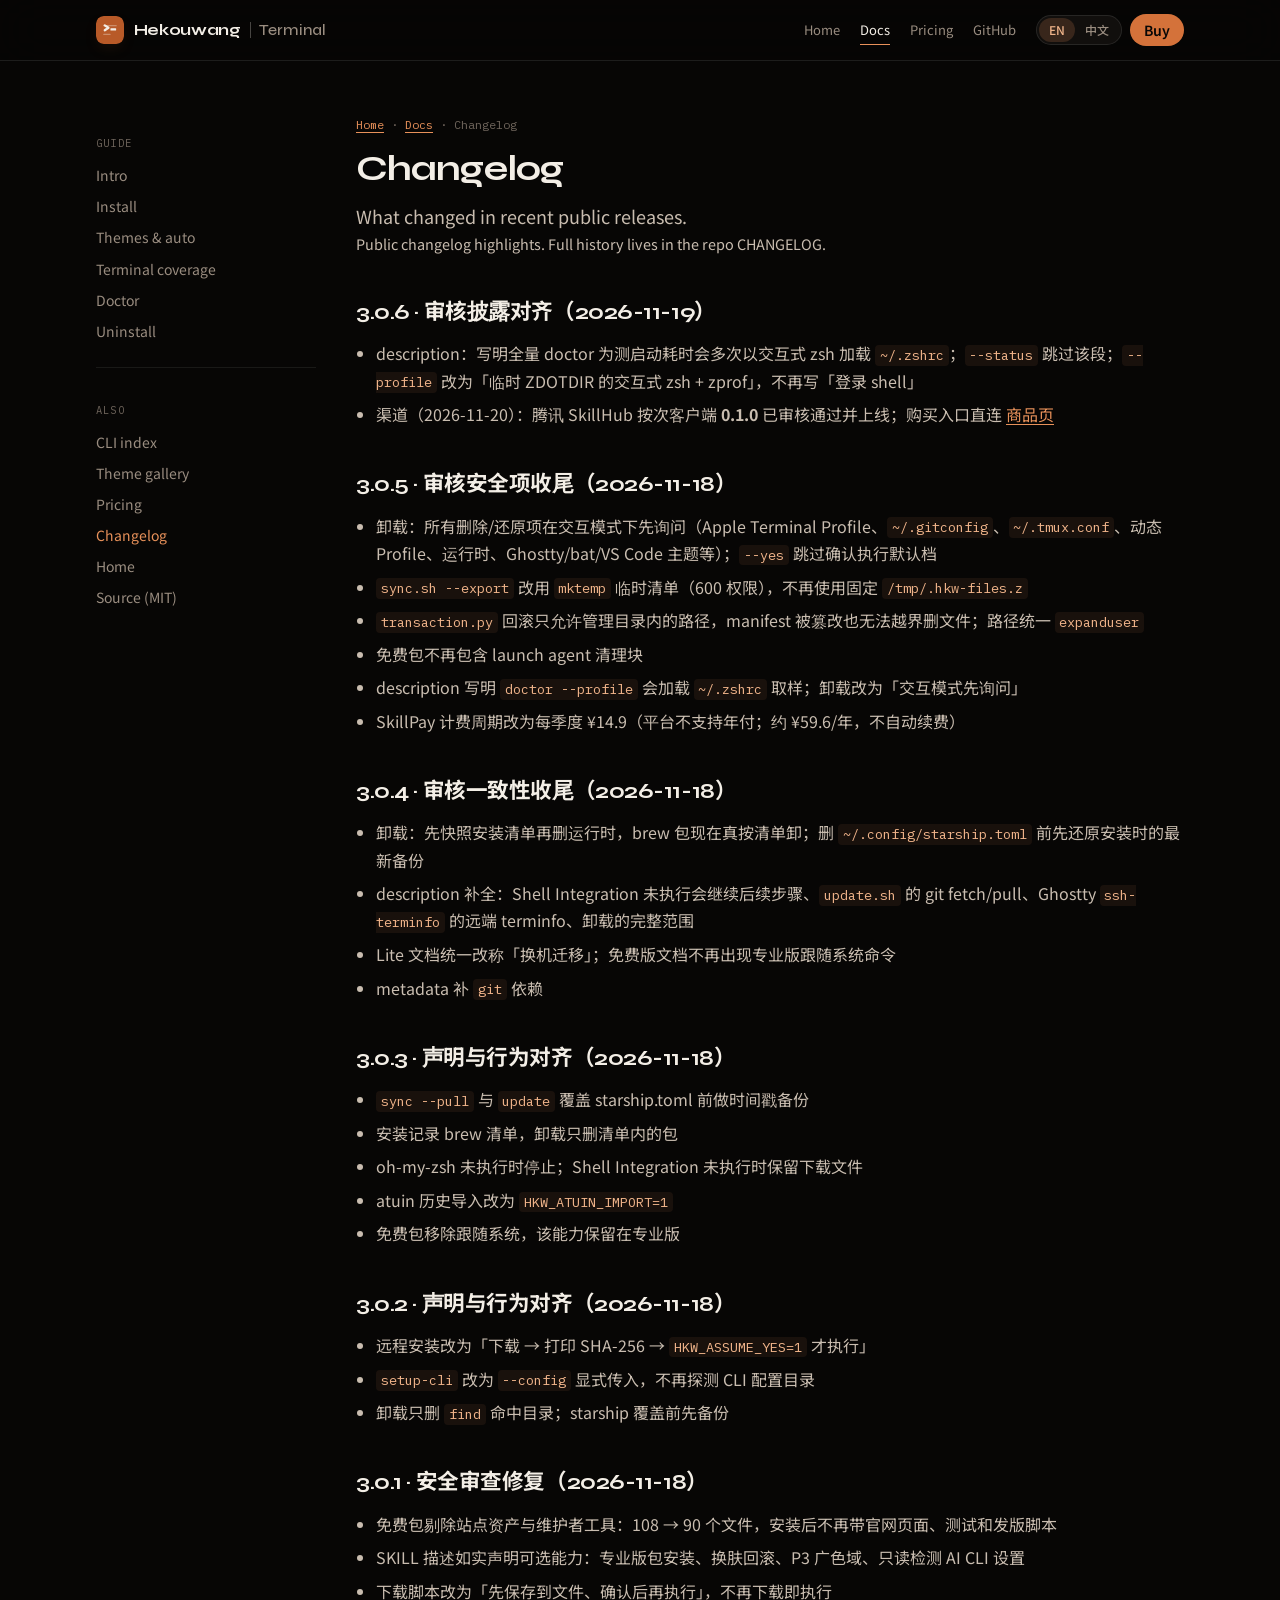
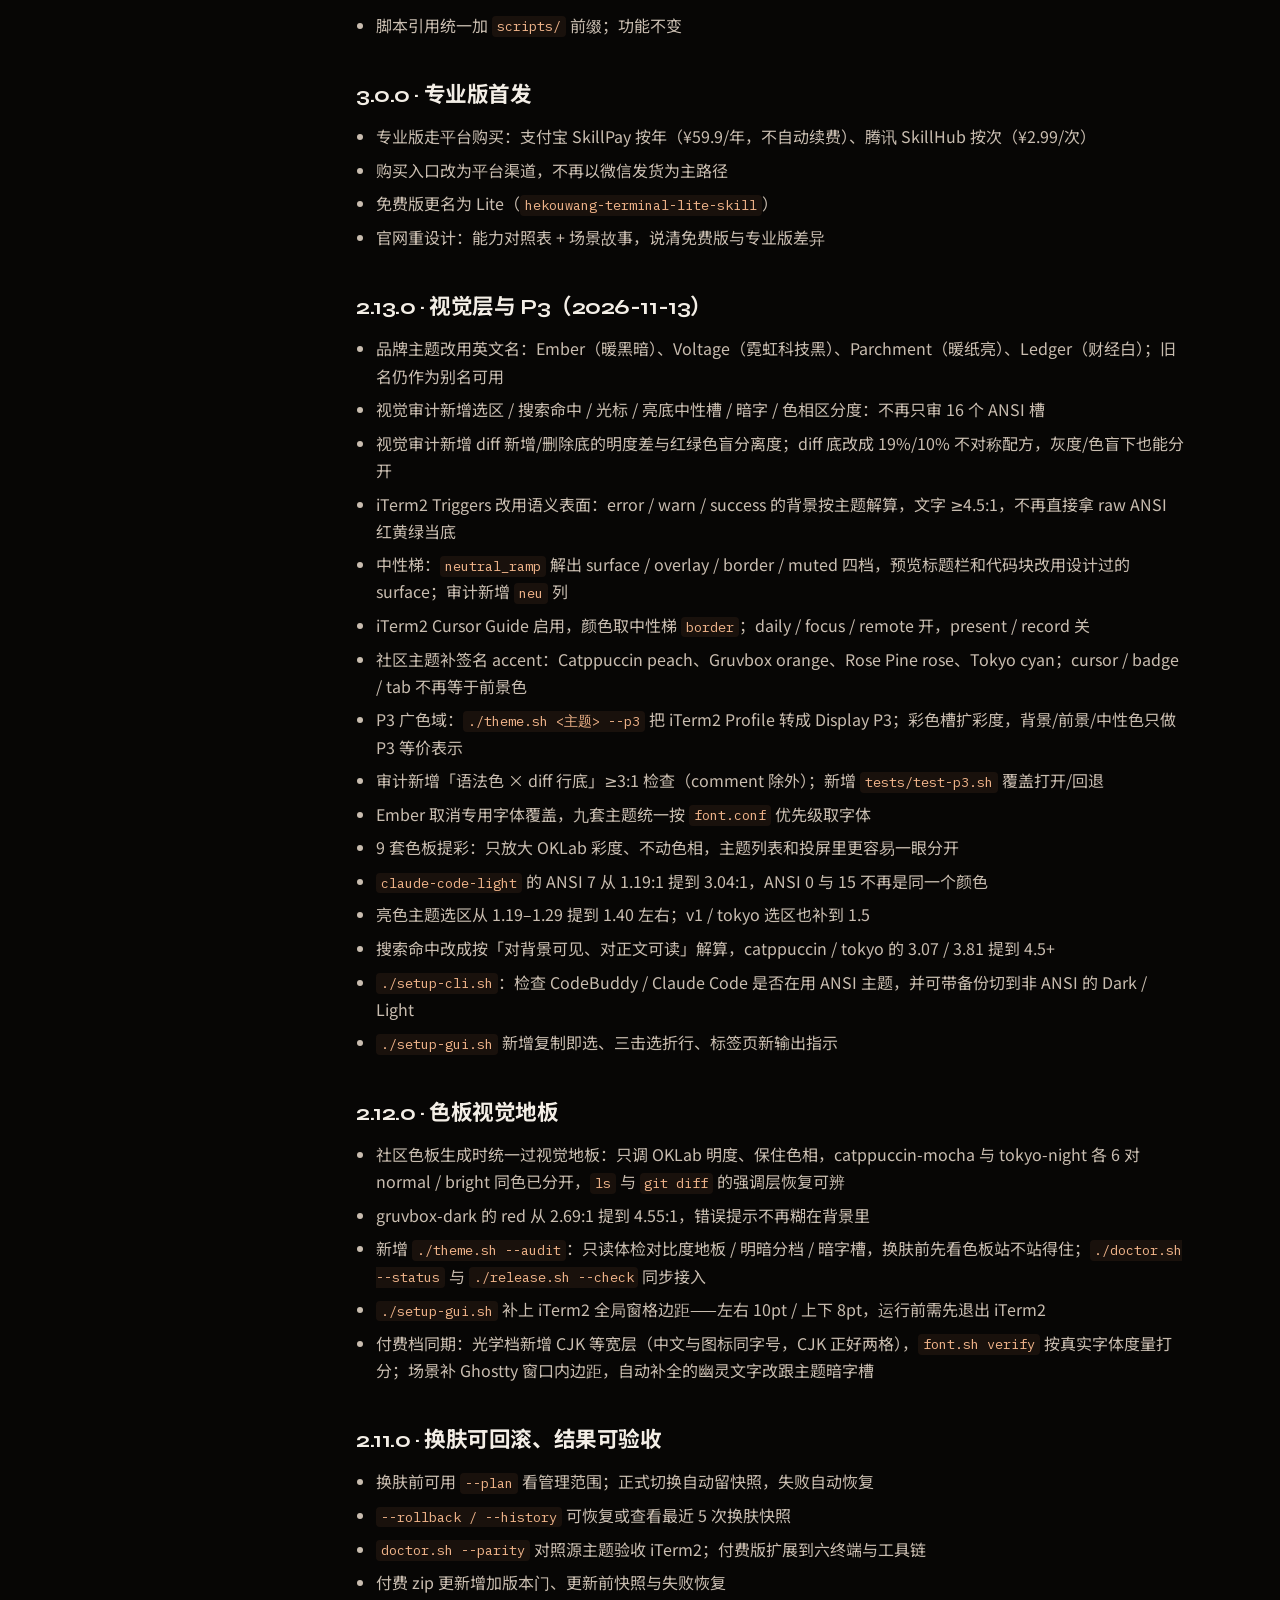
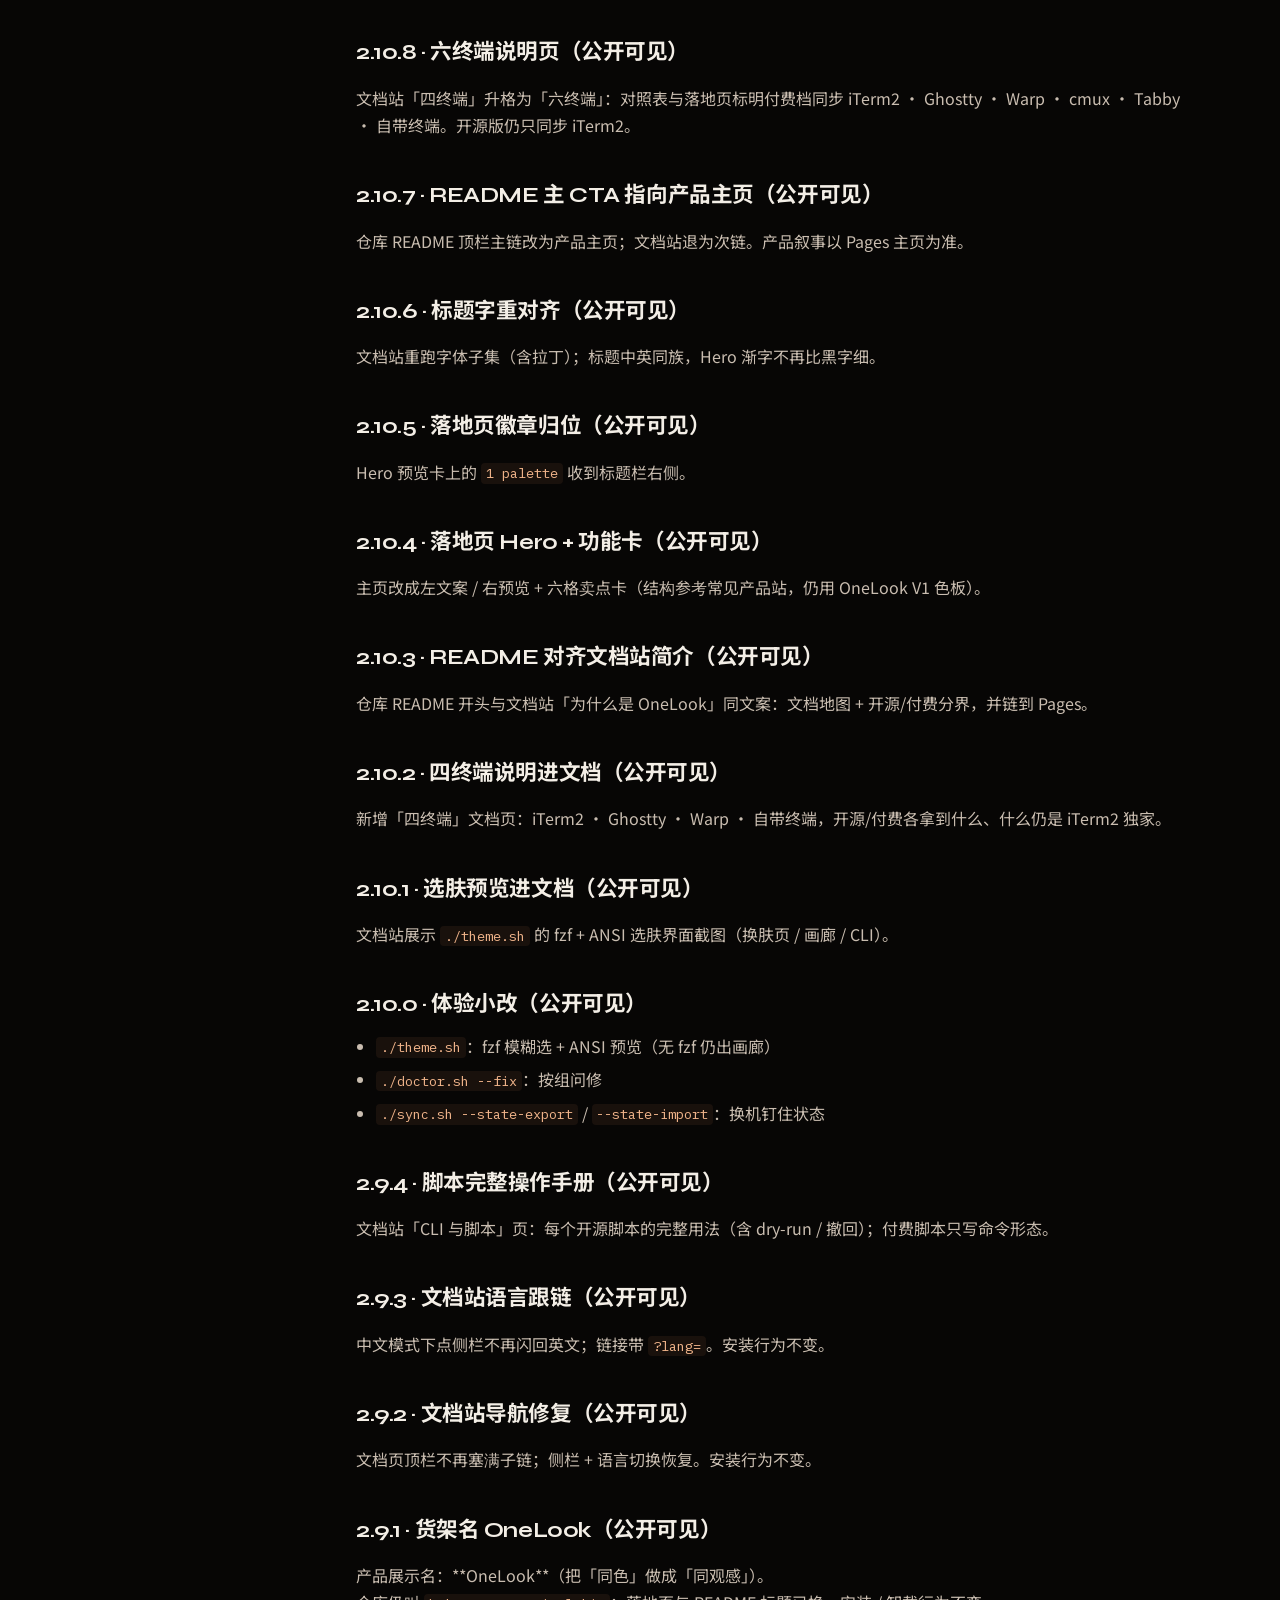
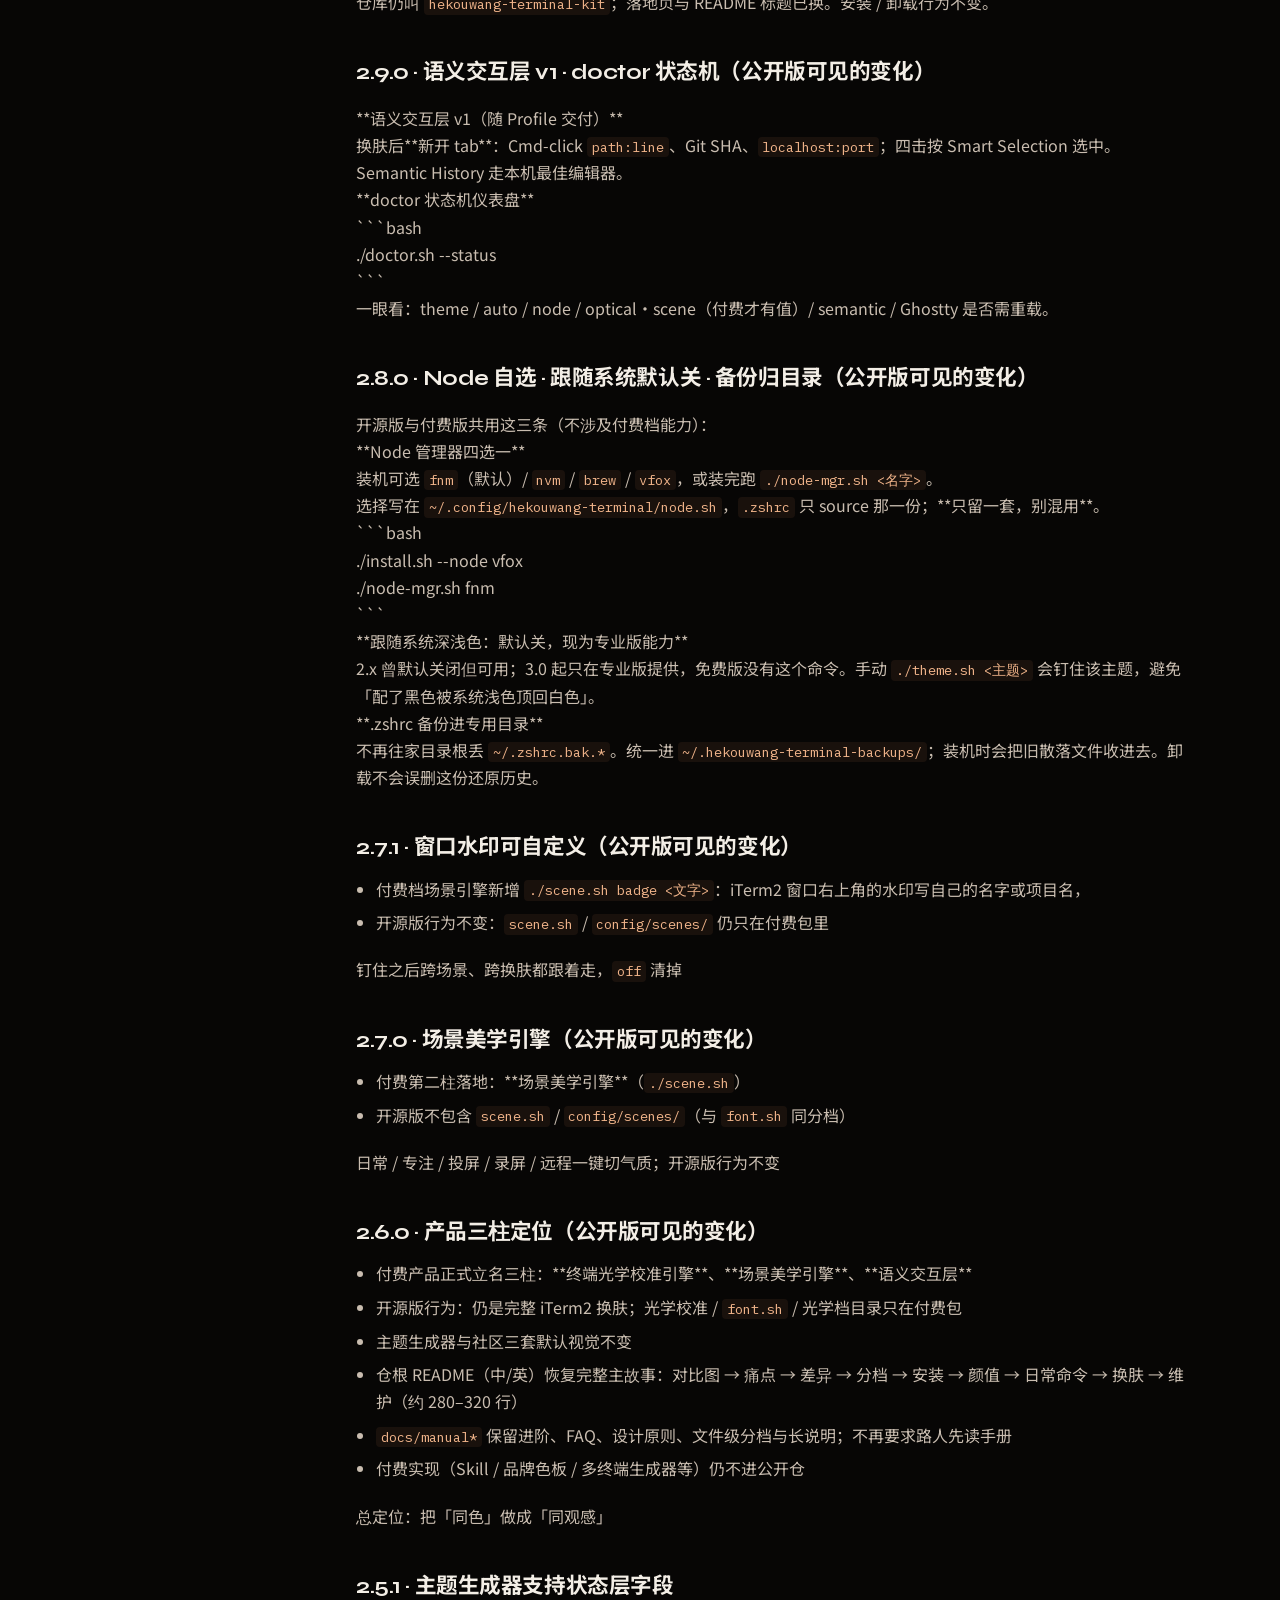
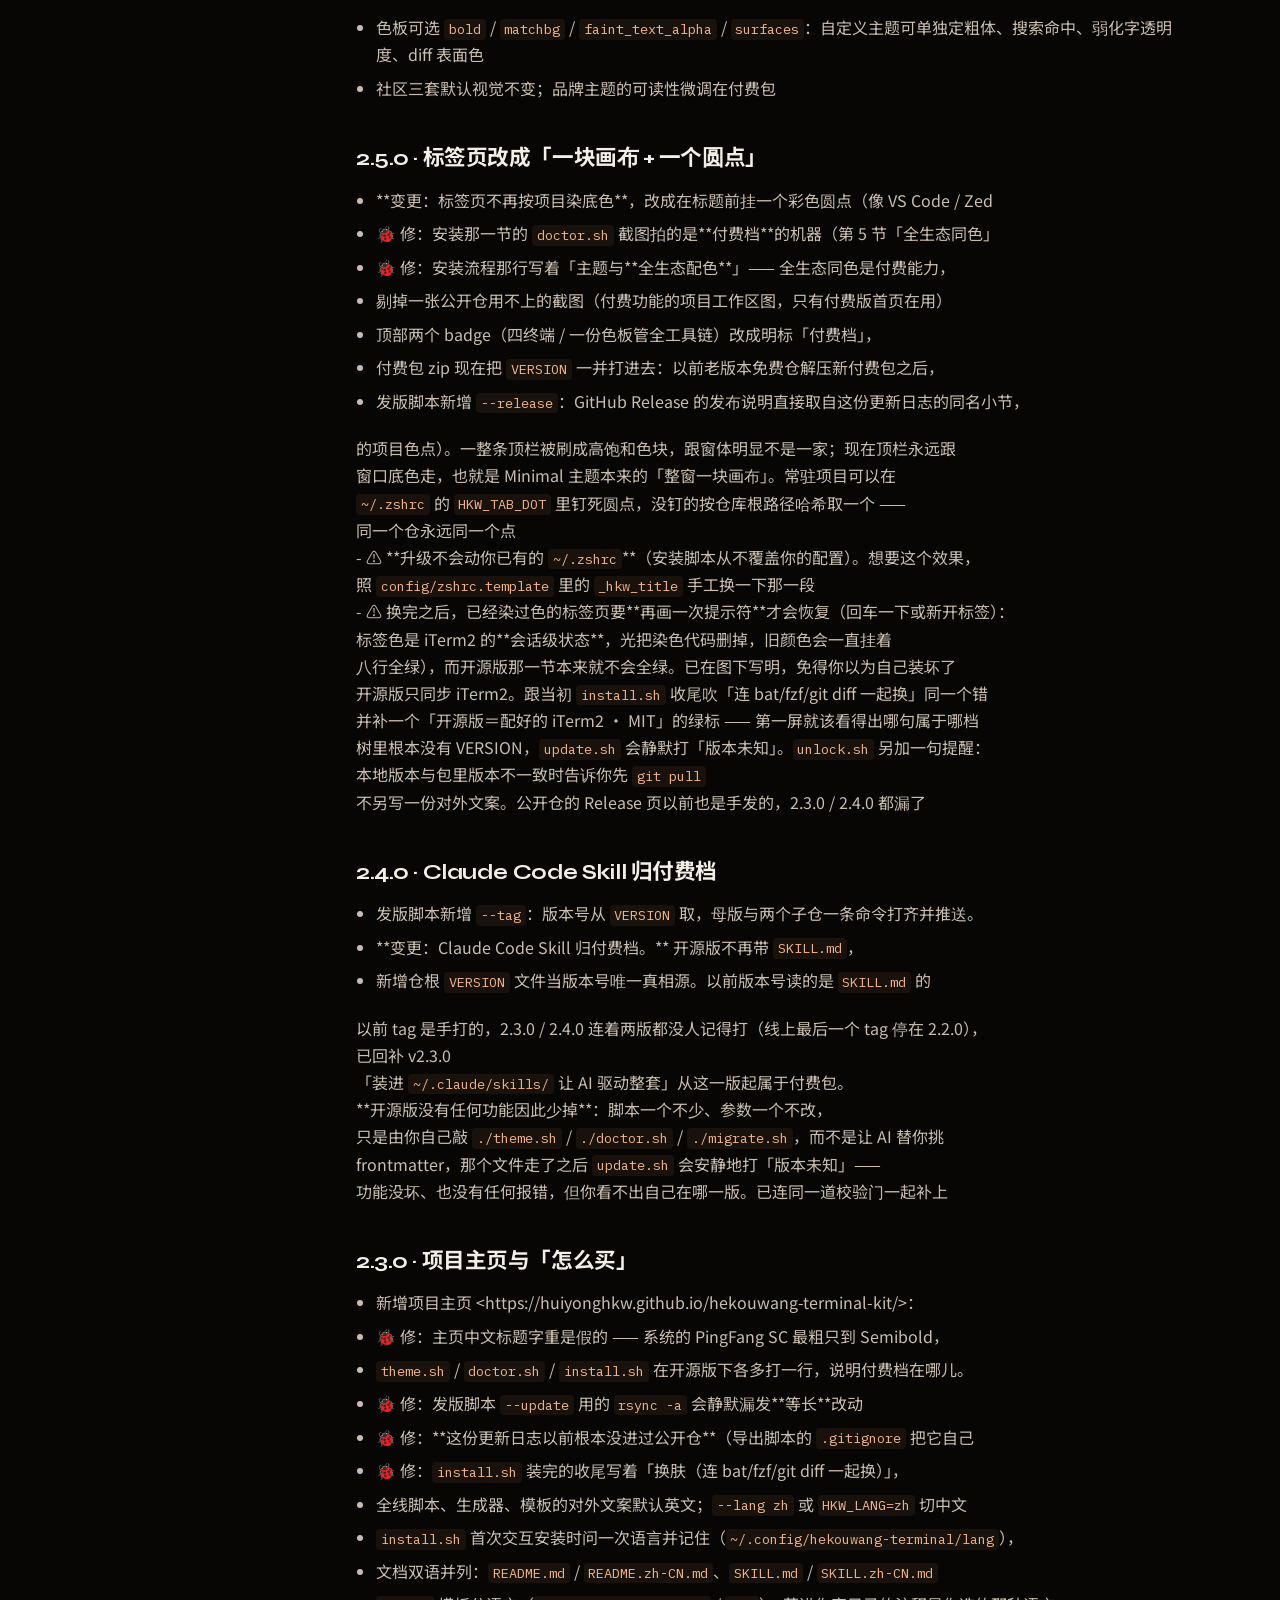
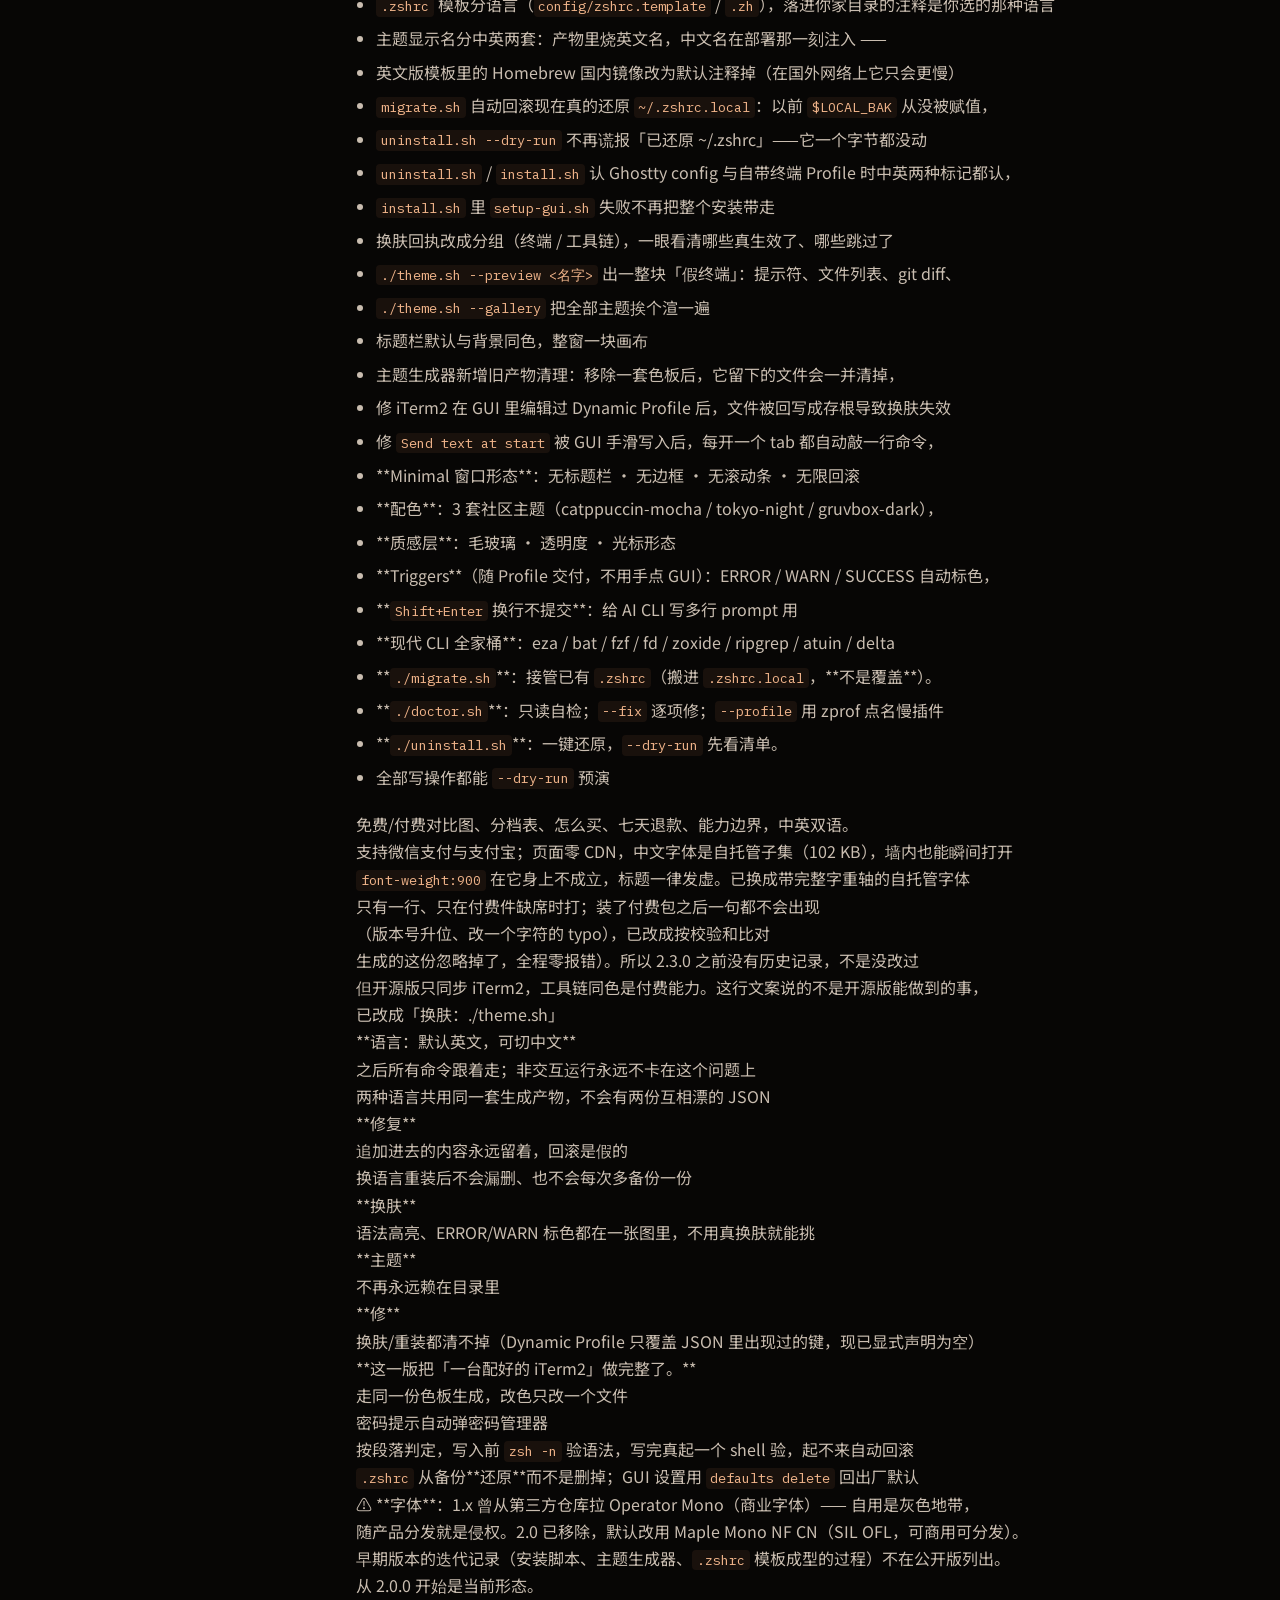
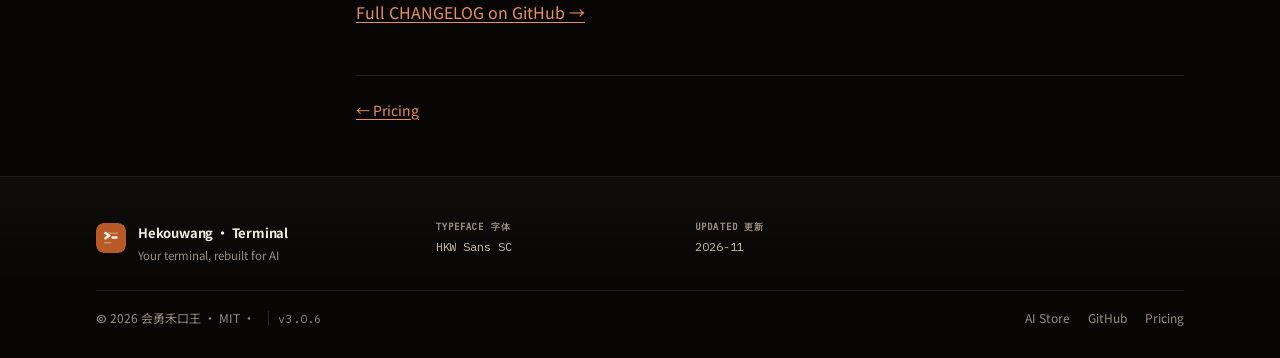
<file: docs/changelog.html>
<!DOCTYPE html>
<html lang="zh-CN" class="lang-zh">
<head>
<meta charset="utf-8">
<script>
/* Sync lang before paint: ?lang -> localStorage -> navigator */
(function(){try{var K='hkw-lang',q=null;try{q=new URLSearchParams(location.search).get('lang')}catch(e){}
if(q!=='zh'&&q!=='en')q=null;var s=q;if(!s)try{s=localStorage.getItem(K)}catch(e){}
if(s!=='zh'&&s!=='en')s=/^zh/i.test(navigator.language||'')?'zh':'en';
if(s==='zh')document.documentElement.classList.add('lang-zh');
document.documentElement.lang=s==='zh'?'zh-CN':'en';
if(q)try{localStorage.setItem(K,q)}catch(e){}}catch(e){}})();
</script>
<meta name="viewport" content="width=device-width, initial-scale=1">
<title>Changelog · 会勇禾口王·终端工作台</title>
<meta name="description" content="What changed in recent public releases.">
<link rel="canonical" href="https://huiyonghkw.github.io/hekouwang-terminal-lite-skill/changelog.html">
<link rel="alternate" type="application/atom+xml" title="更新日志" href="feed.xml">
<meta property="og:type" content="website">
<meta property="og:site_name" content="会勇禾口王·终端工作台">
<meta property="og:title" content="Changelog · 会勇禾口王·终端工作台">
<meta property="og:description" content="What changed in recent public releases.">
<meta property="og:url" content="https://huiyonghkw.github.io/hekouwang-terminal-lite-skill/changelog.html">
<meta property="og:image" content="https://huiyonghkw.github.io/hekouwang-terminal-lite-skill/images/og-cover.png">
<meta name="twitter:card" content="summary_large_image">
<link rel="icon" href="favicon.svg?v=4" type="image/svg+xml">
<link rel="apple-touch-icon" href="images/apple-touch-icon.png?v=5">
<link rel="shortcut icon" href="/hekouwang-terminal-lite-skill/favicon.svg?v=3" type="image/svg+xml">
<link rel="apple-touch-icon" href="/hekouwang-terminal-lite-skill/favicon.svg?v=3">

<link rel="stylesheet" href="assets/fonts.css">
<link rel="stylesheet" href="assets/tw.css">
<link rel="stylesheet" href="assets/site.css?v=3.3.6">
</head>
<body class="bg-ink-950 text-ash-100 font-sans antialiased">
<div id="prog"></div>
<header id="site-nav" class="sticky top-0 border-b border-ash-100/10 bg-ink-950/85 backdrop-blur-xl z-50">
  <div class="mx-auto flex max-w-6xl items-center justify-between gap-4 px-5 py-3.5 md:px-8">
    <a href="index.html" class="brand-mark">
      <img src="images/icon-skillhub.svg?v=4" width="28" height="28" alt="">
      <span class="brand-lockup text-[0.92rem] md:text-[1rem]">
        <span class="brand-name"><span class="en">Hekouwang</span><span class="zh">会勇禾口王</span></span>
        <span class="brand-div" aria-hidden="true"></span>
        <span class="brand-product"><span class="en">Terminal</span><span class="zh">终端工作台</span></span>
      </span>
    </a>
    <div class="flex items-center gap-5">
<nav class="mh-nav hidden items-center gap-5 text-[0.8125rem] text-ash-400 lg:flex" aria-label="Primary">
      <a class="transition hover:text-ash-100" href="index.html"><span class="en">Home</span><span class="zh">首页</span></a>
      <a class="text-ash-100" href="guide/index.html" aria-current="page"><span class="en">Docs</span><span class="zh">文档</span></a>
      <a class="transition hover:text-ash-100" href="pricing.html"><span class="en">Pricing</span><span class="zh">定价</span></a>
      <a class="transition hover:text-ash-100" href="https://github.com/huiyonghkw/hekouwang-terminal-lite-skill">GitHub</a>
    </nav>
    <div class="flex items-center gap-2">
      <div class="toggle flex rounded-full border border-ash-100/10 bg-ink-800/60 p-0.5 text-xs font-medium" role="group" aria-label="Language">
        <button id="btn-en" class="rounded-full px-2.5 py-1 text-ash-400 transition" aria-pressed="true">EN</button>
        <button id="btn-zh" class="rounded-full px-2.5 py-1 text-ash-400 transition" aria-pressed="false">中文</button>
      </div>
      <a href="pricing.html" class="btn-mag btn-mag--ember hidden rounded-full bg-ember-500 px-3.5 py-1.5 text-sm font-semibold text-ink-950 transition hover:bg-ember-400 sm:inline-flex"><span class="en">Buy</span><span class="zh">购买</span></a>
      <button id="nav-toggle" class="inline-flex h-9 w-9 items-center justify-center rounded-full border border-ash-100/10 text-ash-200 lg:hidden" aria-expanded="false" aria-controls="mobile-nav" aria-label="Menu">
        <svg width="18" height="18" viewBox="0 0 24 24" fill="none" stroke="currentColor" stroke-width="1.8"><path d="M4 7h16M4 12h16M4 17h16"/></svg>
      </button>
    </div>
    </div>
  </div>
  <div id="mobile-nav" class="border-t border-ash-100/10 bg-ink-950/95 px-5 py-4 backdrop-blur-xl lg:hidden">
    <div class="flex flex-col gap-3 text-sm text-ash-200">
      <a href="index.html"><span class="en">Home</span><span class="zh">首页</span></a>
      <a href="guide/index.html"><span class="en">Docs</span><span class="zh">文档</span></a>
      <a href="pricing.html"><span class="en">Pricing</span><span class="zh">定价</span></a>
      <a href="https://github.com/huiyonghkw/hekouwang-terminal-lite-skill">GitHub</a>
    </div>
  </div>
</header>
<div class="mx-auto max-w-6xl"><div class="docgrid mx-auto grid max-w-6xl gap-10 px-5 py-10 md:grid-cols-[220px_1fr] md:px-8 md:py-14">
<aside class="side hidden text-sm text-ash-400 md:block" aria-label="Docs">
<style>.side a{display:block;padding:.35rem 0;color:#9a8d80}.side a:hover{color:#f3eee6}.side a[aria-current=page]{color:#e8915a}.side .st{font-family:IBM Plex Mono,monospace;font-size:.65rem;letter-spacing:.12em;text-transform:uppercase;color:#6f655c;margin:1rem 0 .4rem}.side .grp{margin-top:1.25rem;padding-top:1rem;border-top:1px solid rgba(243,238,230,.08)}</style>
  <div class="st"><span class="en">Guide</span><span class="zh">指南</span></div>
  <a href="guide/index.html"><span class="en">Intro</span><span class="zh">简介</span></a>
  <a href="guide/install.html"><span class="en">Install</span><span class="zh">安装</span></a>
  <a href="guide/theme.html"><span class="en">Themes &amp; auto</span><span class="zh">换肤与跟随</span></a>
  <a href="guide/terminals.html"><span class="en">Terminal coverage</span><span class="zh">终端覆盖</span></a>
  <a href="guide/doctor.html"><span class="en">Doctor</span><span class="zh">体检</span></a>
  <a href="guide/uninstall.html"><span class="en">Uninstall</span><span class="zh">卸载</span></a>
  <div class="grp">
    <div class="st"><span class="en">Also</span><span class="zh">另见</span></div>
    <a href="tools/index.html"><span class="en">CLI index</span><span class="zh">脚本索引</span></a>
    <a href="themes/index.html"><span class="en">Theme gallery</span><span class="zh">主题画廊</span></a>
    <a href="pricing.html"><span class="en">Pricing</span><span class="zh">定价</span></a>
    <a href="changelog.html" aria-current="page"><span class="en">Changelog</span><span class="zh">更新日志</span></a>
    <a href="index.html"><span class="en">Home</span><span class="zh">首页</span></a>
    <a href="https://github.com/huiyonghkw/hekouwang-terminal-lite-skill"><span class="en">Source (MIT)</span><span class="zh">源码 (MIT)</span></a>
  </div>
</aside>
<article class="doc prose-hkw min-w-0">
<div class="crumb mb-4 font-mono text-xs text-ash-500"><a href="index.html"><span class="en">Home</span><span class="zh">首页</span></a> · <a href="guide/index.html"><span class="en">Docs</span><span class="zh">文档</span></a> · <span class="en">Changelog</span><span class="zh">更新日志</span></div>
<h1 class="font-display text-3xl font-bold tracking-tight text-ash-100 md:text-4xl"><span class="en">Changelog</span><span class="zh">更新日志</span></h1>
<p class="lead mt-3 text-lg text-ash-300"><span class="en">What changed in recent public releases.</span><span class="zh">近期公开版改了什么。</span></p>

<p class="muted"><span class="en">Public changelog highlights. Full history lives in the repo CHANGELOG.</span><span class="zh">公开版要点。完整历史见仓库 CHANGELOG。</span></p>
<!-- BEGIN:GENERATED:CHANGELOG -->
<h2>3.0.6 · 审核披露对齐（2026-11-19）</h2>
<ul>
<li>description：写明全量 doctor 为测启动耗时会多次以交互式 zsh 加载 <code>~/.zshrc</code>；<code>--status</code> 跳过该段；<code>--profile</code> 改为「临时 ZDOTDIR 的交互式 zsh + zprof」，不再写「登录 shell」</li>
<li>渠道（2026-11-20）：腾讯 SkillHub 按次客户端 <b>0.1.0</b> 已审核通过并上线；购买入口直连 <a href="https://skillhub.cn/skills/indiv-huiyonghkw/hekouwang-terminal-generate-paid" target="_blank" rel="noopener noreferrer">商品页</a></li>
</ul>

<h2>3.0.5 · 审核安全项收尾（2026-11-18）</h2>
<ul>
<li>卸载：所有删除/还原项在交互模式下先询问（Apple Terminal Profile、<code>~/.gitconfig</code>、<code>~/.tmux.conf</code>、动态 Profile、运行时、Ghostty/bat/VS Code 主题等）；<code>--yes</code> 跳过确认执行默认档</li>
<li><code>sync.sh --export</code> 改用 <code>mktemp</code> 临时清单（600 权限），不再使用固定 <code>/tmp/.hkw-files.z</code></li>
<li><code>transaction.py</code> 回滚只允许管理目录内的路径，manifest 被篡改也无法越界删文件；路径统一 <code>expanduser</code></li>
<li>免费包不再包含 launch agent 清理块</li>
<li>description 写明 <code>doctor --profile</code> 会加载 <code>~/.zshrc</code> 取样；卸载改为「交互模式先询问」</li>
<li>SkillPay 计费周期改为每季度 ¥14.9（平台不支持年付；约 ¥59.6/年，不自动续费）</li>
</ul>

<h2>3.0.4 · 审核一致性收尾（2026-11-18）</h2>
<ul>
<li>卸载：先快照安装清单再删运行时，brew 包现在真按清单卸；删 <code>~/.config/starship.toml</code> 前先还原安装时的最新备份</li>
<li>description 补全：Shell Integration 未执行会继续后续步骤、<code>update.sh</code> 的 git fetch/pull、Ghostty <code>ssh-terminfo</code> 的远端 terminfo、卸载的完整范围</li>
<li>Lite 文档统一改称「换机迁移」；免费版文档不再出现专业版跟随系统命令</li>
<li>metadata 补 <code>git</code> 依赖</li>
</ul>

<h2>3.0.3 · 声明与行为对齐（2026-11-18）</h2>
<ul>
<li><code>sync --pull</code> 与 <code>update</code> 覆盖 starship.toml 前做时间戳备份</li>
<li>安装记录 brew 清单，卸载只删清单内的包</li>
<li>oh-my-zsh 未执行时停止；Shell Integration 未执行时保留下载文件</li>
<li>atuin 历史导入改为 <code>HKW_ATUIN_IMPORT=1</code></li>
<li>免费包移除跟随系统，该能力保留在专业版</li>
</ul>

<h2>3.0.2 · 声明与行为对齐（2026-11-18）</h2>
<ul>
<li>远程安装改为「下载 → 打印 SHA-256 → <code>HKW_ASSUME_YES=1</code> 才执行」</li>
<li><code>setup-cli</code> 改为 <code>--config</code> 显式传入，不再探测 CLI 配置目录</li>
<li>卸载只删 <code>find</code> 命中目录；starship 覆盖前先备份</li>
</ul>

<h2>3.0.1 · 安全审查修复（2026-11-18）</h2>
<ul>
<li>免费包剔除站点资产与维护者工具：108 → 90 个文件，安装后不再带官网页面、测试和发版脚本</li>
<li>SKILL 描述如实声明可选能力：专业版包安装、换肤回滚、P3 广色域、只读检测 AI CLI 设置</li>
<li>下载脚本改为「先保存到文件、确认后再执行」，不再下载即执行</li>
<li>脚本引用统一加 <code>scripts/</code> 前缀；功能不变</li>
</ul>

<h2>3.0.0 · 专业版首发</h2>
<ul>
<li>专业版走平台购买：支付宝 SkillPay 按年（¥59.9/年，不自动续费）、腾讯 SkillHub 按次（¥2.99/次）</li>
<li>购买入口改为平台渠道，不再以微信发货为主路径</li>
<li>免费版更名为 Lite（<code>hekouwang-terminal-lite-skill</code>）</li>
<li>官网重设计：能力对照表 + 场景故事，说清免费版与专业版差异</li>
</ul>

<h2>2.13.0 · 视觉层与 P3（2026-11-13）</h2>
<ul>
<li>品牌主题改用英文名：Ember（暖黑暗）、Voltage（霓虹科技黑）、Parchment（暖纸亮）、Ledger（财经白）；旧名仍作为别名可用</li>
<li>视觉审计新增选区 / 搜索命中 / 光标 / 亮底中性槽 / 暗字 / 色相区分度：不再只审 16 个 ANSI 槽</li>
<li>视觉审计新增 diff 新增/删除底的明度差与红绿色盲分离度；diff 底改成 19%/10% 不对称配方，灰度/色盲下也能分开</li>
<li>iTerm2 Triggers 改用语义表面：error / warn / success 的背景按主题解算，文字 ≥4.5:1，不再直接拿 raw ANSI 红黄绿当底</li>
<li>中性梯：<code>neutral_ramp</code> 解出 surface / overlay / border / muted 四档，预览标题栏和代码块改用设计过的 surface；审计新增 <code>neu</code> 列</li>
<li>iTerm2 Cursor Guide 启用，颜色取中性梯 <code>border</code>；daily / focus / remote 开，present / record 关</li>
<li>社区主题补签名 accent：Catppuccin peach、Gruvbox orange、Rose Pine rose、Tokyo cyan；cursor / badge / tab 不再等于前景色</li>
<li>P3 广色域：<code>./theme.sh &lt;主题&gt; --p3</code> 把 iTerm2 Profile 转成 Display P3；彩色槽扩彩度，背景/前景/中性色只做 P3 等价表示</li>
<li>审计新增「语法色 × diff 行底」≥3:1 检查（comment 除外）；新增 <code>tests/test-p3.sh</code> 覆盖打开/回退</li>
<li>Ember 取消专用字体覆盖，九套主题统一按 <code>font.conf</code> 优先级取字体</li>
<li>9 套色板提彩：只放大 OKLab 彩度、不动色相，主题列表和投屏里更容易一眼分开</li>
<li><code>claude-code-light</code> 的 ANSI 7 从 1.19:1 提到 3.04:1，ANSI 0 与 15 不再是同一个颜色</li>
<li>亮色主题选区从 1.19–1.29 提到 1.40 左右；v1 / tokyo 选区也补到 1.5</li>
<li>搜索命中改成按「对背景可见、对正文可读」解算，catppuccin / tokyo 的 3.07 / 3.81 提到 4.5+</li>
<li><code>./setup-cli.sh</code>：检查 CodeBuddy / Claude Code 是否在用 ANSI 主题，并可带备份切到非 ANSI 的 Dark / Light</li>
<li><code>./setup-gui.sh</code> 新增复制即选、三击选折行、标签页新输出指示</li>
</ul>

<h2>2.12.0 · 色板视觉地板</h2>
<ul>
<li>社区色板生成时统一过视觉地板：只调 OKLab 明度、保住色相，catppuccin-mocha 与 tokyo-night 各 6 对 normal / bright 同色已分开，<code>ls</code> 与 <code>git diff</code> 的强调层恢复可辨</li>
<li>gruvbox-dark 的 red 从 2.69:1 提到 4.55:1，错误提示不再糊在背景里</li>
<li>新增 <code>./theme.sh --audit</code>：只读体检对比度地板 / 明暗分档 / 暗字槽，换肤前先看色板站不站得住；<code>./doctor.sh --status</code> 与 <code>./release.sh --check</code> 同步接入</li>
<li><code>./setup-gui.sh</code> 补上 iTerm2 全局窗格边距——左右 10pt / 上下 8pt，运行前需先退出 iTerm2</li>
<li>付费档同期：光学档新增 CJK 等宽层（中文与图标同字号，CJK 正好两格），<code>font.sh verify</code> 按真实字体度量打分；场景补 Ghostty 窗口内边距，自动补全的幽灵文字改跟主题暗字槽</li>
</ul>

<h2>2.11.0 · 换肤可回滚、结果可验收</h2>
<ul>
<li>换肤前可用 <code>--plan</code> 看管理范围；正式切换自动留快照，失败自动恢复</li>
<li><code>--rollback / --history</code> 可恢复或查看最近 5 次换肤快照</li>
<li><code>doctor.sh --parity</code> 对照源主题验收 iTerm2；付费版扩展到六终端与工具链</li>
<li>付费 zip 更新增加版本门、更新前快照与失败恢复</li>
</ul>

<h2>2.10.8 · 六终端说明页（公开可见）</h2>
<p>文档站「四终端」升格为「六终端」：对照表与落地页标明付费档同步 iTerm2 · Ghostty · Warp · cmux · Tabby · 自带终端。开源版仍只同步 iTerm2。</p>

<h2>2.10.7 · README 主 CTA 指向产品主页（公开可见）</h2>
<p>仓库 README 顶栏主链改为产品主页；文档站退为次链。产品叙事以 Pages 主页为准。</p>

<h2>2.10.6 · 标题字重对齐（公开可见）</h2>
<p>文档站重跑字体子集（含拉丁）；标题中英同族，Hero 渐字不再比黑字细。</p>

<h2>2.10.5 · 落地页徽章归位（公开可见）</h2>
<p>Hero 预览卡上的 <code>1 palette</code> 收到标题栏右侧。</p>

<h2>2.10.4 · 落地页 Hero + 功能卡（公开可见）</h2>
<p>主页改成左文案 / 右预览 + 六格卖点卡（结构参考常见产品站，仍用 OneLook V1 色板）。</p>

<h2>2.10.3 · README 对齐文档站简介（公开可见）</h2>
<p>仓库 README 开头与文档站「为什么是 OneLook」同文案：文档地图 + 开源/付费分界，并链到 Pages。</p>

<h2>2.10.2 · 四终端说明进文档（公开可见）</h2>
<p>新增「四终端」文档页：iTerm2 · Ghostty · Warp · 自带终端，开源/付费各拿到什么、什么仍是 iTerm2 独家。</p>

<h2>2.10.1 · 选肤预览进文档（公开可见）</h2>
<p>文档站展示 <code>./theme.sh</code> 的 fzf + ANSI 选肤界面截图（换肤页 / 画廊 / CLI）。</p>

<h2>2.10.0 · 体验小改（公开可见）</h2>
<ul>
<li><code>./theme.sh</code>：fzf 模糊选 + ANSI 预览（无 fzf 仍出画廊）</li>
<li><code>./doctor.sh --fix</code>：按组问修</li>
<li><code>./sync.sh --state-export</code> / <code>--state-import</code>：换机钉住状态</li>
</ul>

<h2>2.9.4 · 脚本完整操作手册（公开可见）</h2>
<p>文档站「CLI 与脚本」页：每个开源脚本的完整用法（含 dry-run / 撤回）；付费脚本只写命令形态。</p>

<h2>2.9.3 · 文档站语言跟链（公开可见）</h2>
<p>中文模式下点侧栏不再闪回英文；链接带 <code>?lang=</code>。安装行为不变。</p>

<h2>2.9.2 · 文档站导航修复（公开可见）</h2>
<p>文档页顶栏不再塞满子链；侧栏 + 语言切换恢复。安装行为不变。</p>

<h2>2.9.1 · 货架名 OneLook（公开可见）</h2>
<p>产品展示名：**OneLook**（把「同色」做成「同观感」）。</p>
<p>仓库仍叫 <code>hekouwang-terminal-kit</code>；落地页与 README 标题已换。安装 / 卸载行为不变。</p>

<h2>2.9.0 · 语义交互层 v1 · doctor 状态机（公开版可见的变化）</h2>
<p>**语义交互层 v1（随 Profile 交付）**</p>
<p>换肤后**新开 tab**：Cmd-click <code>path:line</code>、Git SHA、<code>localhost:port</code>；四击按 Smart Selection 选中。</p>
<p>Semantic History 走本机最佳编辑器。</p>
<p>**doctor 状态机仪表盘**</p>
<p>```bash</p>
<p>./doctor.sh --status</p>
<p>```</p>
<p>一眼看：theme / auto / node / optical·scene（付费才有值）/ semantic / Ghostty 是否需重载。</p>

<h2>2.8.0 · Node 自选 · 跟随系统默认关 · 备份归目录（公开版可见的变化）</h2>
<p>开源版与付费版共用这三条（不涉及付费档能力）：</p>
<p>**Node 管理器四选一**</p>
<p>装机可选 <code>fnm</code>（默认）/ <code>nvm</code> / <code>brew</code> / <code>vfox</code>，或装完跑 <code>./node-mgr.sh &lt;名字&gt;</code>。</p>
<p>选择写在 <code>~/.config/hekouwang-terminal/node.sh</code>，<code>.zshrc</code> 只 source 那一份；**只留一套，别混用**。</p>
<p>```bash</p>
<p>./install.sh --node vfox</p>
<p>./node-mgr.sh fnm</p>
<p>```</p>
<p>**跟随系统深浅色：默认关，现为专业版能力**</p>
<p>2.x 曾默认关闭但可用；3.0 起只在专业版提供，免费版没有这个命令。手动 <code>./theme.sh &lt;主题&gt;</code> 会钉住该主题，避免「配了黑色被系统浅色顶回白色」。</p>
<p>**.zshrc 备份进专用目录**</p>
<p>不再往家目录根丢 <code>~/.zshrc.bak.*</code>。统一进 <code>~/.hekouwang-terminal-backups/</code>；装机时会把旧散落文件收进去。卸载不会误删这份还原历史。</p>

<h2>2.7.1 · 窗口水印可自定义（公开版可见的变化）</h2>
<ul>
<li>付费档场景引擎新增 <code>./scene.sh badge &lt;文字&gt;</code>：iTerm2 窗口右上角的水印写自己的名字或项目名，</li>
<li>开源版行为不变：<code>scene.sh</code> / <code>config/scenes/</code> 仍只在付费包里</li>
</ul>
<p>钉住之后跨场景、跨换肤都跟着走，<code>off</code> 清掉</p>

<h2>2.7.0 · 场景美学引擎（公开版可见的变化）</h2>
<ul>
<li>付费第二柱落地：**场景美学引擎**（<code>./scene.sh</code>）</li>
<li>开源版不包含 <code>scene.sh</code> / <code>config/scenes/</code>（与 <code>font.sh</code> 同分档）</li>
</ul>
<p>日常 / 专注 / 投屏 / 录屏 / 远程一键切气质；开源版行为不变</p>

<h2>2.6.0 · 产品三柱定位（公开版可见的变化）</h2>
<ul>
<li>付费产品正式立名三柱：**终端光学校准引擎**、**场景美学引擎**、**语义交互层**</li>
<li>开源版行为：仍是完整 iTerm2 换肤；光学校准 / <code>font.sh</code> / 光学档目录只在付费包</li>
<li>主题生成器与社区三套默认视觉不变</li>
<li>仓根 README（中/英）恢复完整主故事：对比图 → 痛点 → 差异 → 分档 → 安装 → 颜值 → 日常命令 → 换肤 → 维护（约 280–320 行）</li>
<li><code>docs/manual*</code> 保留进阶、FAQ、设计原则、文件级分档与长说明；不再要求路人先读手册</li>
<li>付费实现（Skill / 品牌色板 / 多终端生成器等）仍不进公开仓</li>
</ul>
<p>总定位：把「同色」做成「同观感」</p>

<h2>2.5.1 · 主题生成器支持状态层字段</h2>
<ul>
<li>色板可选 <code>bold</code> / <code>matchbg</code> / <code>faint_text_alpha</code> / <code>surfaces</code>：自定义主题可单独定粗体、搜索命中、弱化字透明度、diff 表面色</li>
<li>社区三套默认视觉不变；品牌主题的可读性微调在付费包</li>
</ul>

<h2>2.5.0 · 标签页改成「一块画布 + 一个圆点」</h2>
<ul>
<li>**变更：标签页不再按项目染底色**，改成在标题前挂一个彩色圆点（像 VS Code / Zed</li>
<li>🐞 修：安装那一节的 <code>doctor.sh</code> 截图拍的是**付费档**的机器（第 5 节「全生态同色」</li>
<li>🐞 修：安装流程那行写着「主题与**全生态配色**」—— 全生态同色是付费能力，</li>
<li>剔掉一张公开仓用不上的截图（付费功能的项目工作区图，只有付费版首页在用）</li>
<li>顶部两个 badge（四终端 / 一份色板管全工具链）改成明标「付费档」，</li>
<li>付费包 zip 现在把 <code>VERSION</code> 一并打进去：以前老版本免费仓解压新付费包之后，</li>
<li>发版脚本新增 <code>--release</code>：GitHub Release 的发布说明直接取自这份更新日志的同名小节，</li>
</ul>
<p>的项目色点）。一整条顶栏被刷成高饱和色块，跟窗体明显不是一家；现在顶栏永远跟</p>
<p>窗口底色走，也就是 Minimal 主题本来的「整窗一块画布」。常驻项目可以在</p>
<p><code>~/.zshrc</code> 的 <code>HKW_TAB_DOT</code> 里钉死圆点，没钉的按仓库根路径哈希取一个 ——</p>
<p>同一个仓永远同一个点</p>
<p>- ⚠️ **升级不会动你已有的 <code>~/.zshrc</code>**（安装脚本从不覆盖你的配置）。想要这个效果，</p>
<p>照 <code>config/zshrc.template</code> 里的 <code>_hkw_title</code> 手工换一下那一段</p>
<p>- ⚠️ 换完之后，已经染过色的标签页要**再画一次提示符**才会恢复（回车一下或新开标签）：</p>
<p>标签色是 iTerm2 的**会话级状态**，光把染色代码删掉，旧颜色会一直挂着</p>
<p>八行全绿），而开源版那一节本来就不会全绿。已在图下写明，免得你以为自己装坏了</p>
<p>开源版只同步 iTerm2。跟当初 <code>install.sh</code> 收尾吹「连 bat/fzf/git diff 一起换」同一个错</p>
<p>并补一个「开源版＝配好的 iTerm2 · MIT」的绿标 —— 第一屏就该看得出哪句属于哪档</p>
<p>树里根本没有 VERSION，<code>update.sh</code> 会静默打「版本未知」。<code>unlock.sh</code> 另加一句提醒：</p>
<p>本地版本与包里版本不一致时告诉你先 <code>git pull</code></p>
<p>不另写一份对外文案。公开仓的 Release 页以前也是手发的，2.3.0 / 2.4.0 都漏了</p>

<h2>2.4.0 · Claude Code Skill 归付费档</h2>
<ul>
<li>发版脚本新增 <code>--tag</code>：版本号从 <code>VERSION</code> 取，母版与两个子仓一条命令打齐并推送。</li>
<li>**变更：Claude Code Skill 归付费档。** 开源版不再带 <code>SKILL.md</code>，</li>
<li>新增仓根 <code>VERSION</code> 文件当版本号唯一真相源。以前版本号读的是 <code>SKILL.md</code> 的</li>
</ul>
<p>以前 tag 是手打的，2.3.0 / 2.4.0 连着两版都没人记得打（线上最后一个 tag 停在 2.2.0），</p>
<p>已回补 v2.3.0</p>
<p>「装进 <code>~/.claude/skills/</code> 让 AI 驱动整套」从这一版起属于付费包。</p>
<p>**开源版没有任何功能因此少掉**：脚本一个不少、参数一个不改，</p>
<p>只是由你自己敲 <code>./theme.sh</code> / <code>./doctor.sh</code> / <code>./migrate.sh</code>，而不是让 AI 替你挑</p>
<p>frontmatter，那个文件走了之后 <code>update.sh</code> 会安静地打「版本未知」——</p>
<p>功能没坏、也没有任何报错，但你看不出自己在哪一版。已连同一道校验门一起补上</p>

<h2>2.3.0 · 项目主页与「怎么买」</h2>
<ul>
<li>新增项目主页 &lt;https://huiyonghkw.github.io/hekouwang-terminal-kit/&gt;：</li>
<li>🐞 修：主页中文标题字重是假的 —— 系统的 PingFang SC 最粗只到 Semibold，</li>
<li><code>theme.sh</code> / <code>doctor.sh</code> / <code>install.sh</code> 在开源版下各多打一行，说明付费档在哪儿。</li>
<li>🐞 修：发版脚本 <code>--update</code> 用的 <code>rsync -a</code> 会静默漏发**等长**改动</li>
<li>🐞 修：**这份更新日志以前根本没进过公开仓**（导出脚本的 <code>.gitignore</code> 把它自己</li>
<li>🐞 修：<code>install.sh</code> 装完的收尾写着「换肤（连 bat/fzf/git diff 一起换）」，</li>
<li>全线脚本、生成器、模板的对外文案默认英文；<code>--lang zh</code> 或 <code>HKW_LANG=zh</code> 切中文</li>
<li><code>install.sh</code> 首次交互安装时问一次语言并记住（<code>~/.config/hekouwang-terminal/lang</code>），</li>
<li>文档双语并列：<code>README.md</code> / <code>README.zh-CN.md</code>、<code>SKILL.md</code> / <code>SKILL.zh-CN.md</code></li>
<li><code>.zshrc</code> 模板分语言（<code>config/zshrc.template</code> / <code>.zh</code>），落进你家目录的注释是你选的那种语言</li>
<li>主题显示名分中英两套：产物里烧英文名，中文名在部署那一刻注入 ——</li>
<li>英文版模板里的 Homebrew 国内镜像改为默认注释掉（在国外网络上它只会更慢）</li>
<li><code>migrate.sh</code> 自动回滚现在真的还原 <code>~/.zshrc.local</code>：以前 <code>$LOCAL_BAK</code> 从没被赋值，</li>
<li><code>uninstall.sh --dry-run</code> 不再谎报「已还原 ~/.zshrc」——它一个字节都没动</li>
<li><code>uninstall.sh</code> / <code>install.sh</code> 认 Ghostty config 与自带终端 Profile 时中英两种标记都认，</li>
<li><code>install.sh</code> 里 <code>setup-gui.sh</code> 失败不再把整个安装带走</li>
<li>换肤回执改成分组（终端 / 工具链），一眼看清哪些真生效了、哪些跳过了</li>
<li><code>./theme.sh --preview &lt;名字&gt;</code> 出一整块「假终端」：提示符、文件列表、git diff、</li>
<li><code>./theme.sh --gallery</code> 把全部主题挨个渲一遍</li>
<li>标题栏默认与背景同色，整窗一块画布</li>
<li>主题生成器新增旧产物清理：移除一套色板后，它留下的文件会一并清掉，</li>
<li>修 iTerm2 在 GUI 里编辑过 Dynamic Profile 后，文件被回写成存根导致换肤失效</li>
<li>修 <code>Send text at start</code> 被 GUI 手滑写入后，每开一个 tab 都自动敲一行命令，</li>
<li>**Minimal 窗口形态**：无标题栏 · 无边框 · 无滚动条 · 无限回滚</li>
<li>**配色**：3 套社区主题（catppuccin-mocha / tokyo-night / gruvbox-dark），</li>
<li>**质感层**：毛玻璃 · 透明度 · 光标形态</li>
<li>**Triggers**（随 Profile 交付，不用手点 GUI）：ERROR / WARN / SUCCESS 自动标色，</li>
<li>**<code>Shift+Enter</code> 换行不提交**：给 AI CLI 写多行 prompt 用</li>
<li>**现代 CLI 全家桶**：eza / bat / fzf / fd / zoxide / ripgrep / atuin / delta</li>
<li>**<code>./migrate.sh</code>**：接管已有 <code>.zshrc</code>（搬进 <code>.zshrc.local</code>，**不是覆盖**）。</li>
<li>**<code>./doctor.sh</code>**：只读自检；<code>--fix</code> 逐项修；<code>--profile</code> 用 zprof 点名慢插件</li>
<li>**<code>./uninstall.sh</code>**：一键还原，<code>--dry-run</code> 先看清单。</li>
<li>全部写操作都能 <code>--dry-run</code> 预演</li>
</ul>
<p>免费/付费对比图、分档表、怎么买、七天退款、能力边界，中英双语。</p>
<p>支持微信支付与支付宝；页面零 CDN，中文字体是自托管子集（102 KB），墙内也能瞬间打开</p>
<p><code>font-weight:900</code> 在它身上不成立，标题一律发虚。已换成带完整字重轴的自托管字体</p>
<p>只有一行、只在付费件缺席时打；装了付费包之后一句都不会出现</p>
<p>（版本号升位、改一个字符的 typo），已改成按校验和比对</p>
<p>生成的这份忽略掉了，全程零报错）。所以 2.3.0 之前没有历史记录，不是没改过</p>
<p>但开源版只同步 iTerm2，工具链同色是付费能力。这行文案说的不是开源版能做到的事，</p>
<p>已改成「换肤：./theme.sh」</p>
<p>**语言：默认英文，可切中文**</p>
<p>之后所有命令跟着走；非交互运行永远不卡在这个问题上</p>
<p>两种语言共用同一套生成产物，不会有两份互相漂的 JSON</p>
<p>**修复**</p>
<p>追加进去的内容永远留着，回滚是假的</p>
<p>换语言重装后不会漏删、也不会每次多备份一份</p>
<p>**换肤**</p>
<p>语法高亮、ERROR/WARN 标色都在一张图里，不用真换肤就能挑</p>
<p>**主题**</p>
<p>不再永远赖在目录里</p>
<p>**修**</p>
<p>换肤/重装都清不掉（Dynamic Profile 只覆盖 JSON 里出现过的键，现已显式声明为空）</p>
<p>**这一版把「一台配好的 iTerm2」做完整了。**</p>
<p>走同一份色板生成，改色只改一个文件</p>
<p>密码提示自动弹密码管理器</p>
<p>按段落判定，写入前 <code>zsh -n</code> 验语法，写完真起一个 shell 验，起不来自动回滚</p>
<p><code>.zshrc</code> 从备份**还原**而不是删掉；GUI 设置用 <code>defaults delete</code> 回出厂默认</p>
<p>⚠️ **字体**：1.x 曾从第三方仓库拉 Operator Mono（商业字体）—— 自用是灰色地带，</p>
<p>随产品分发就是侵权。2.0 已移除，默认改用 Maple Mono NF CN（SIL OFL，可商用可分发）。</p>
<p>早期版本的迭代记录（安装脚本、主题生成器、<code>.zshrc</code> 模板成型的过程）不在公开版列出。</p>
<p>从 2.0.0 开始是当前形态。</p>
<!-- END:GENERATED:CHANGELOG -->
<p><a href="https://github.com/huiyonghkw/hekouwang-terminal-lite-skill/blob/main/CHANGELOG.md"><span class="en">Full CHANGELOG on GitHub →</span><span class="zh">GitHub 上完整 CHANGELOG →</span></a></p>

<div class="pager mt-12 flex justify-between border-t border-ash-100/10 pt-6 text-sm text-ash-400"><a href="pricing.html">← <span class="en">Pricing</span><span class="zh">定价</span></a><span></span></div>
</article>
</div></div>
<footer class="site-footer">
  <div class="site-footer-inner">
    <div class="footer-top">
      <div class="footer-brand">
        <img src="images/icon-skillhub.svg?v=4" width="30" height="30" alt="">
        <div>
          <b><span class="zh">会勇禾口王 · 终端工作台</span><span class="en">Hekouwang · Terminal</span></b>
          <span><span class="zh">AI 时代的终端，值得重新配一次</span><span class="en">Your terminal, rebuilt for AI</span></span>
        </div>
      </div>
      <div class="footer-col"><span class="footer-k">TYPEFACE 字体</span><span>HKW Sans SC</span></div>
      <div class="footer-col"><span class="footer-k">UPDATED 更新</span><span>2026-11</span></div>
    </div>
    <div class="footer-bottom">
      <span>© 2026 会勇禾口王 · MIT · <!-- BEGIN:GENERATED:VERSION --><span class="ver-badge">v3.0.6</span><!-- END:GENERATED:VERSION --></span>
      <div class="footer-links">
        <a href="https://skillpay.alipay.com/public/huiyonghkw" target="_blank" rel="noopener noreferrer"><span class="zh">AI 商店</span><span class="en">AI Store</span></a>
        <a href="https://github.com/huiyonghkw/hekouwang-terminal-lite-skill" target="_blank" rel="noopener noreferrer">GitHub</a>
        <a href="pricing.html"><span class="zh">定价</span><span class="en">Pricing</span></a>
      </div>
    </div>
  </div>
</footer>
<script src="assets/site.js?v=3.0.4"></script>
</body>
</html>
</file>
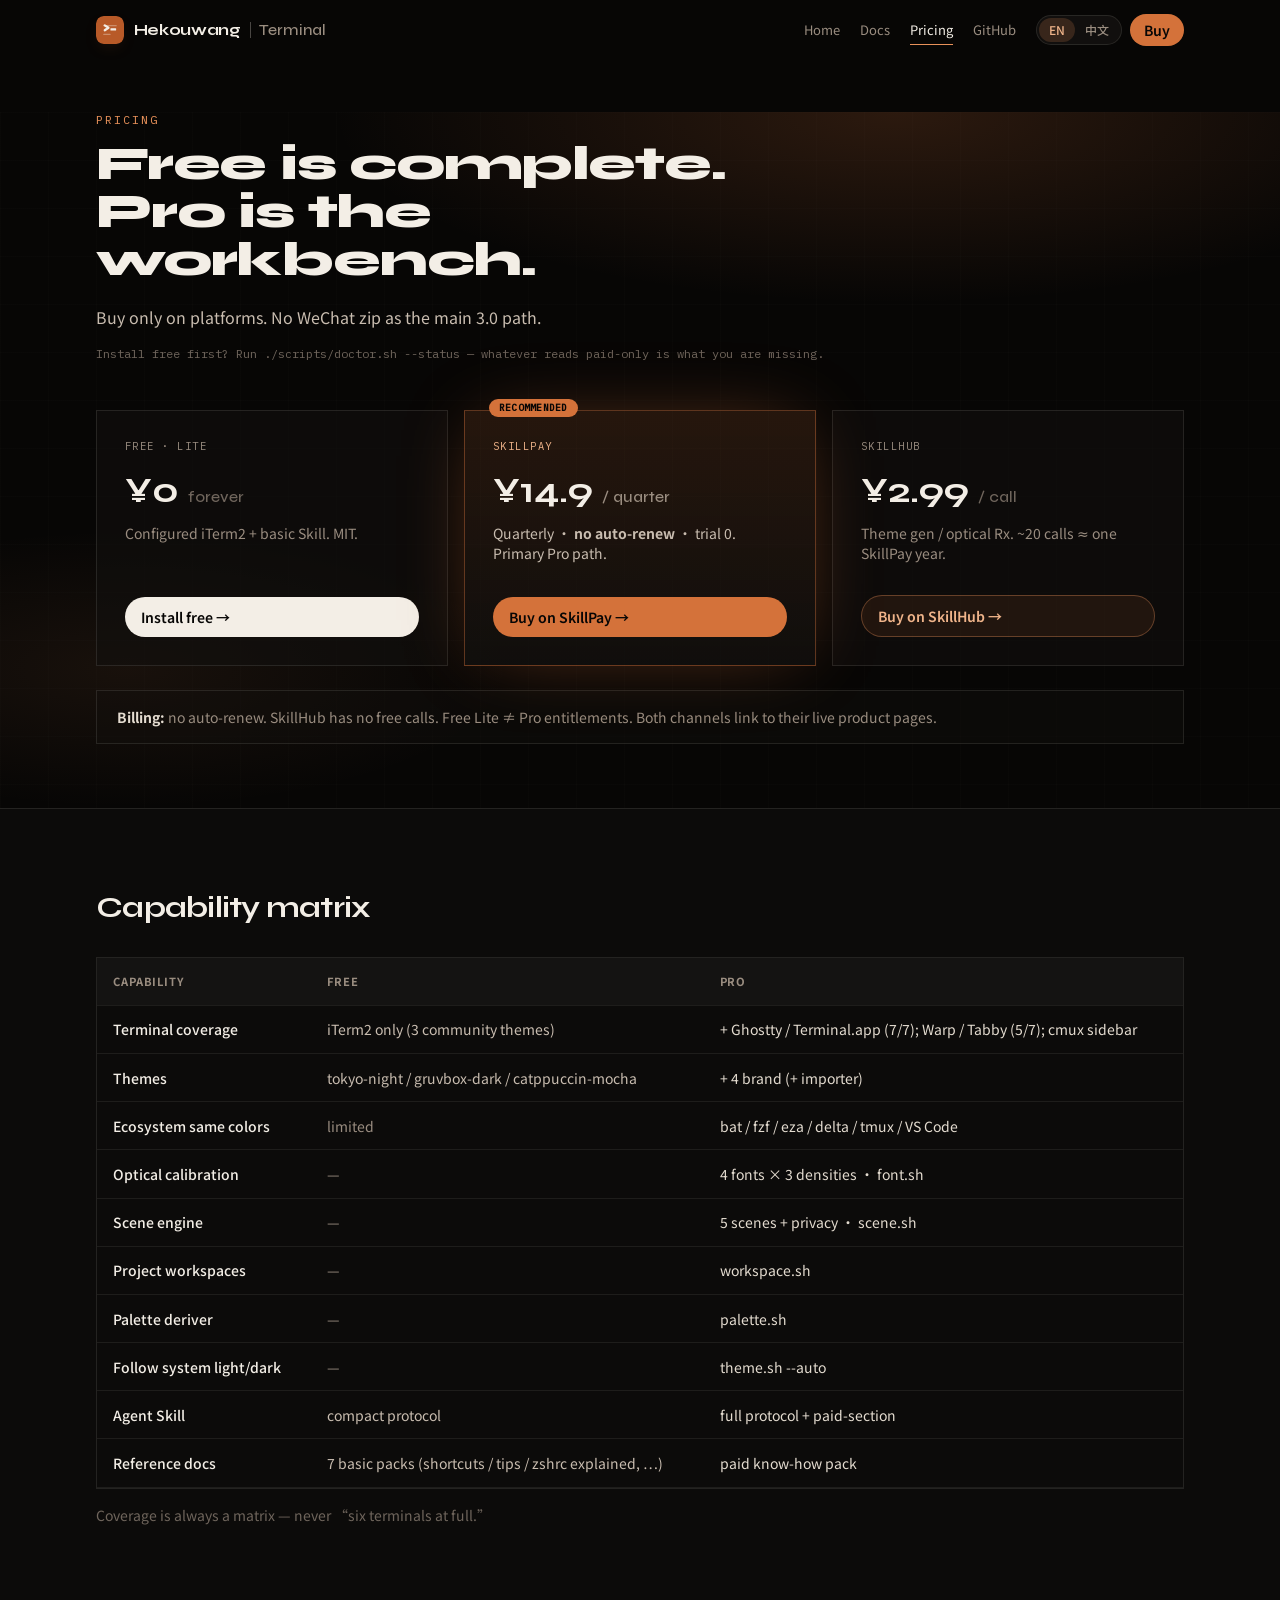
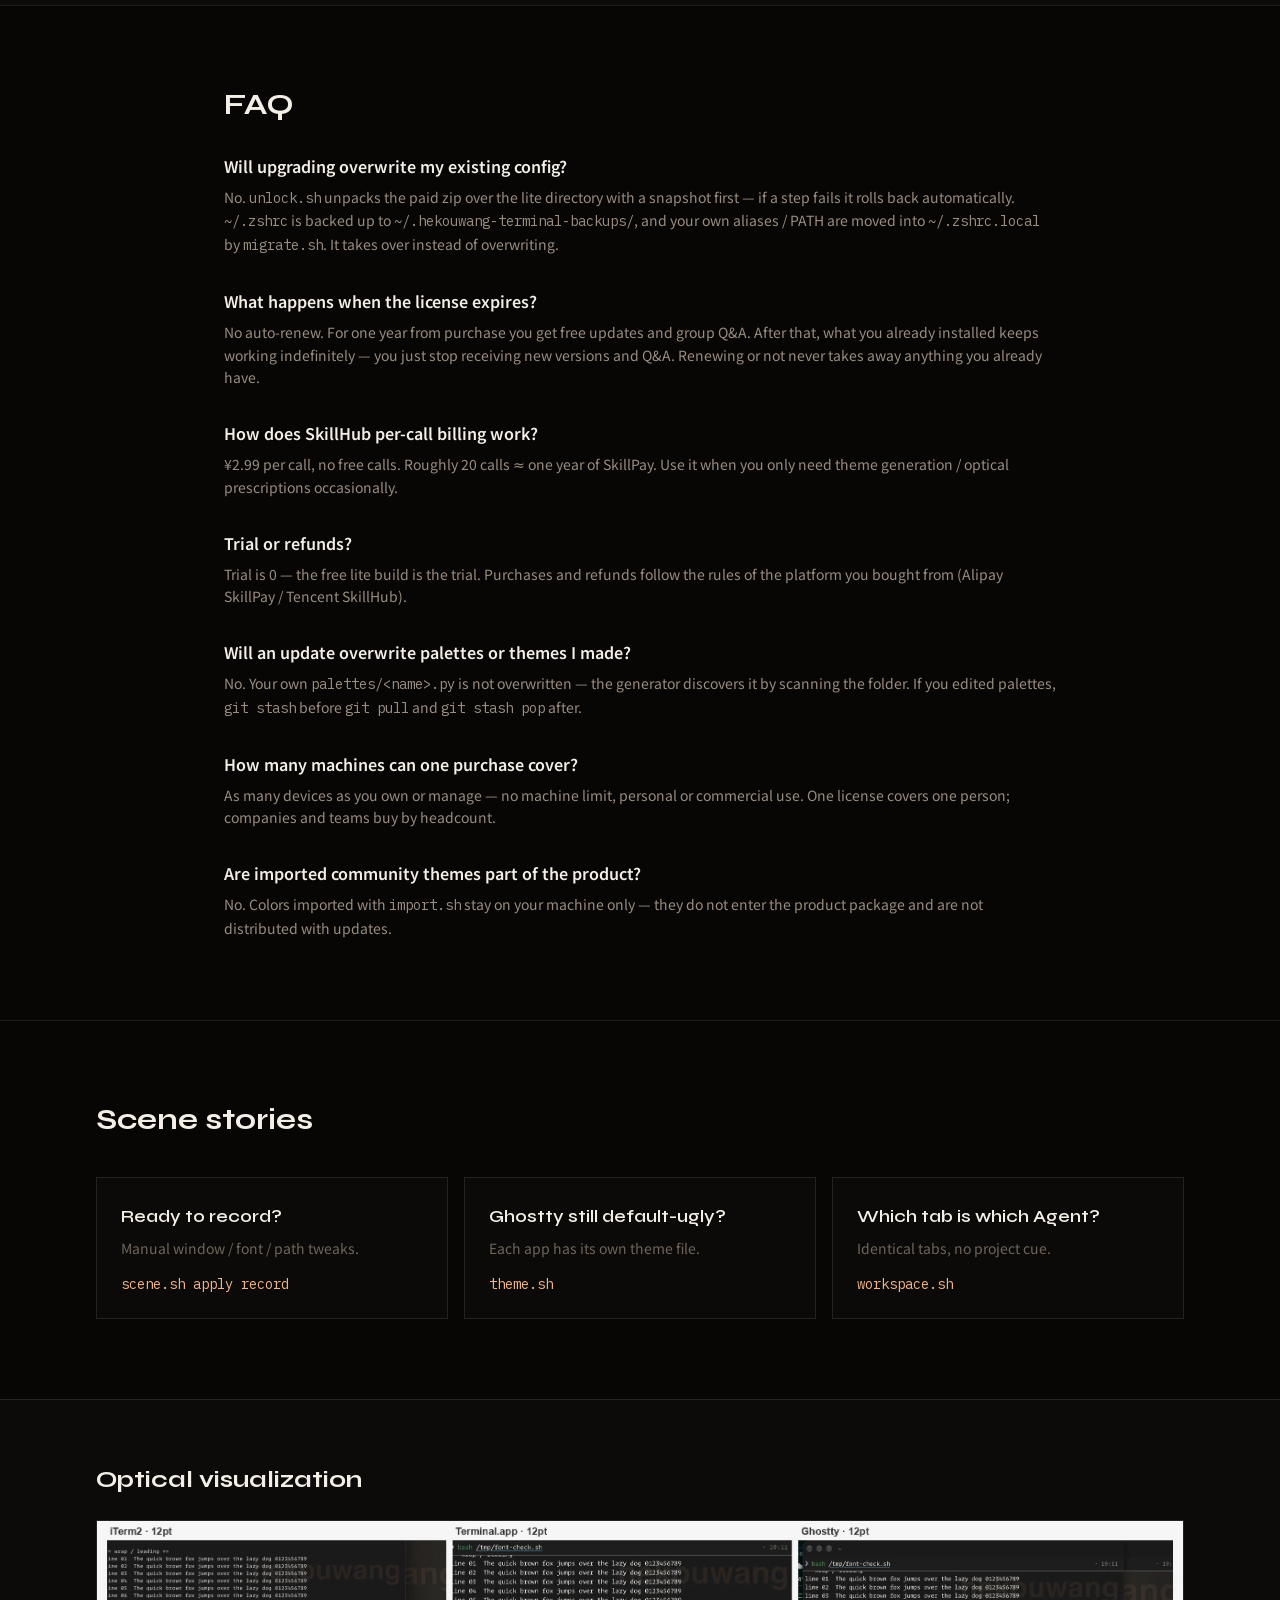
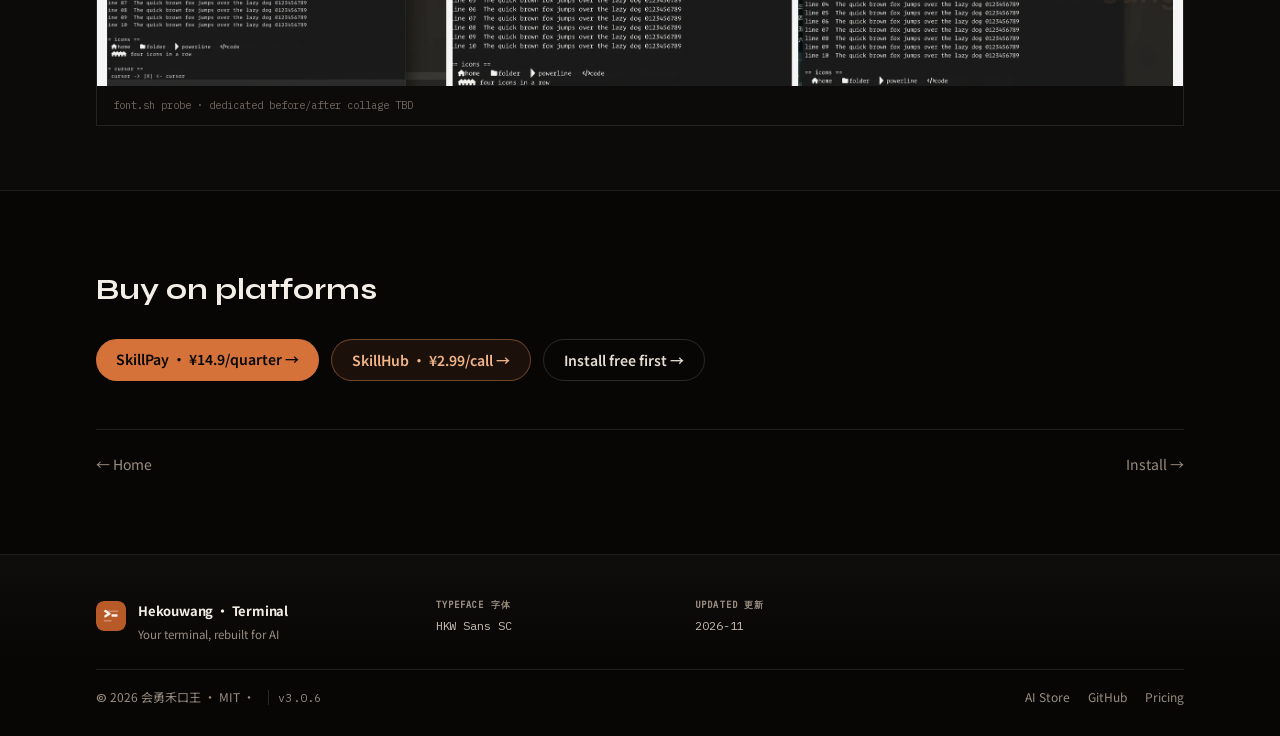
<file: docs/pricing.html>
<!DOCTYPE html>
<html lang="zh-CN" class="lang-zh">
<head>
<meta charset="utf-8">
<script>
(function(){try{var K='hkw-lang',q=null;try{q=new URLSearchParams(location.search).get('lang')}catch(e){}
if(q!=='zh'&&q!=='en')q=null;var s=q;if(!s)try{s=localStorage.getItem(K)}catch(e){}
if(s!=='zh'&&s!=='en')s=/^zh/i.test(navigator.language||'')?'zh':'en';
document.documentElement.classList.toggle('lang-zh',s==='zh');
document.documentElement.lang=s==='zh'?'zh-CN':'en';
if(q)try{localStorage.setItem(K,q)}catch(e){}}catch(e){}})();
</script>
<meta name="viewport" content="width=device-width, initial-scale=1">
<title>定价 · 会勇禾口王·终端工作台</title>
<meta name="description" content="免费 ¥0 · SkillPay ¥14.9/季度（约 ¥59.6/年）· SkillHub ¥2.99/次。能力对照表、场景故事、平台购买。不自动续费；试用 0；约 20 次 ≈ 一年。">
<link rel="canonical" href="https://huiyonghkw.github.io/hekouwang-terminal-lite-skill/pricing.html">
<link rel="alternate" type="application/atom+xml" title="更新日志" href="feed.xml">
<meta property="og:type" content="website">
<meta property="og:site_name" content="会勇禾口王·终端工作台">
<meta property="og:title" content="定价 · 会勇禾口王·终端工作台">
<meta property="og:description" content="免费 ¥0 · SkillPay ¥14.9/季度（约 ¥59.6/年）· SkillHub ¥2.99/次。能力对照表、场景故事、平台购买。不自动续费；试用 0；约 20 次 ≈ 一年。">
<meta property="og:url" content="https://huiyonghkw.github.io/hekouwang-terminal-lite-skill/pricing.html">
<meta property="og:image" content="https://huiyonghkw.github.io/hekouwang-terminal-lite-skill/images/og-cover.png">
<meta name="twitter:card" content="summary_large_image">
<script type="application/ld+json">
{
  "@context": "https://schema.org",
  "@type": "FAQPage",
  "mainEntity": [
    {
      "@type": "Question",
      "name": "升级会不会覆盖我现有的配置？",
      "acceptedAnswer": { "@type": "Answer", "text": "不会。unlock.sh 把付费包解压覆盖进 lite 目录，先快照备份、失败自动回滚；~/.zshrc 先备份进 ~/.hekouwang-terminal-backups/，自定义 alias / PATH 由 migrate.sh 搬进 ~/.zshrc.local——接管而不是覆盖。" }
    },
    {
      "@type": "Question",
      "name": "到期后会怎样？",
      "acceptedAnswer": { "@type": "Answer", "text": "不自动续费。购买之日起一年内可免费获取更新并在群内答疑；一年后已安装的版本可继续无限期使用，只是不再提供新版本与答疑。续期与否不影响你已经拿到的任何东西。" }
    },
    {
      "@type": "Question",
      "name": "SkillHub 按次怎么算？",
      "acceptedAnswer": { "@type": "Answer", "text": "¥2.99/次，无免费次数，约 20 次 ≈ SkillPay 一年。只是偶尔要主题生成 / 光学处方时适合按次走。" }
    },
    {
      "@type": "Question",
      "name": "有试用或退款吗？",
      "acceptedAnswer": { "@type": "Answer", "text": "试用 0——免费 Lite 版本身就是试用。购买与退款遵循对应平台（支付宝 SkillPay / 腾讯 SkillHub）的平台规则。" }
    },
    {
      "@type": "Question",
      "name": "自己建的色板/主题更新后会被覆盖吗？",
      "acceptedAnswer": { "@type": "Answer", "text": "不会。你自己新建的 palettes/<名字>.py 不会被覆盖，生成器扫目录自动发现。改过色板或自己加过主题，git pull 前先 git stash，拉完再 git stash pop。" }
    },
    {
      "@type": "Question",
      "name": "买一次能装几台机器？",
      "acceptedAnswer": { "@type": "Answer", "text": "你本人拥有或管理的设备不限台数，个人与商业用途都行。一份授权对应一位自然人；公司或团队按人数购买。" }
    },
    {
      "@type": "Question",
      "name": "导入的社区主题算产品内容吗？",
      "acceptedAnswer": { "@type": "Answer", "text": "不算。import.sh 导入的配色只在你机器上，不进产品包，也不会随更新分发。" }
    }
  ]
}
</script>
<link rel="icon" href="favicon.svg?v=4" type="image/svg+xml">
<link rel="apple-touch-icon" href="images/apple-touch-icon.png?v=5">
<link rel="stylesheet" href="assets/fonts.css">
<link rel="stylesheet" href="assets/tw.css">
<link rel="stylesheet" href="assets/site.css?v=3.3.6">
</head>
<body class="bg-ink-950 text-ash-100 font-sans antialiased">

<div id="prog"></div>

<header id="site-nav" class="fixed inset-x-0 top-0 border-b border-transparent z-50">
  <div class="mx-auto flex max-w-6xl items-center justify-between gap-4 px-5 py-3.5 md:px-8">
    <a href="index.html" class="brand-mark">
      <img src="images/icon-skillhub.svg?v=4" width="28" height="28" alt="">
      <span class="brand-lockup text-[0.92rem] md:text-[1rem]">
        <span class="brand-name"><span class="en">Hekouwang</span><span class="zh">会勇禾口王</span></span>
        <span class="brand-div" aria-hidden="true"></span>
        <span class="brand-product"><span class="en">Terminal</span><span class="zh">终端工作台</span></span>
      </span>
    </a>
    <div class="flex items-center gap-5">
<nav class="mh-nav hidden items-center gap-5 text-[0.8125rem] text-ash-400 lg:flex" aria-label="Primary">
      <a class="transition hover:text-ash-100" href="index.html"><span class="en">Home</span><span class="zh">首页</span></a>
      <a class="transition hover:text-ash-100" href="guide/index.html"><span class="en">Docs</span><span class="zh">文档</span></a>
      <a class="text-ash-100" href="pricing.html" aria-current="page"><span class="en">Pricing</span><span class="zh">定价</span></a>
      <a class="transition hover:text-ash-100" href="https://github.com/huiyonghkw/hekouwang-terminal-lite-skill">GitHub</a>
    </nav>
    <div class="flex items-center gap-2">
      <div class="toggle flex rounded-full border border-ash-100/10 bg-ink-800/60 p-0.5 text-xs font-medium" role="group" aria-label="Language">
        <button id="btn-en" class="rounded-full px-2.5 py-1 text-ash-400 transition" aria-pressed="true">EN</button>
        <button id="btn-zh" class="rounded-full px-2.5 py-1 text-ash-400 transition" aria-pressed="false">中文</button>
      </div>
      <a href="pricing.html" class="btn-mag btn-mag--ember hidden rounded-full bg-ember-500 px-3.5 py-1.5 text-sm font-semibold text-ink-950 transition hover:bg-ember-400 sm:inline-flex"><span class="en">Buy</span><span class="zh">购买</span></a>
      <button id="nav-toggle" class="inline-flex h-9 w-9 items-center justify-center rounded-full border border-ash-100/10 text-ash-200 lg:hidden" aria-expanded="false" aria-controls="mobile-nav" aria-label="Menu">
        <svg width="18" height="18" viewBox="0 0 24 24" fill="none" stroke="currentColor" stroke-width="1.8"><path d="M4 7h16M4 12h16M4 17h16"/></svg>
      </button>
    </div>
    </div>
  </div>
  <div id="mobile-nav" class="border-t border-ash-100/10 bg-ink-950/95 px-5 py-4 backdrop-blur-xl lg:hidden">
    <div class="flex flex-col gap-3 text-sm text-ash-200">
      <a href="index.html"><span class="en">Home</span><span class="zh">首页</span></a>
      <a href="guide/index.html"><span class="en">Docs</span><span class="zh">文档</span></a>
      <a href="pricing.html"><span class="en">Pricing</span><span class="zh">定价</span></a>
      <a href="https://github.com/huiyonghkw/hekouwang-terminal-lite-skill">GitHub</a>
    </div>
  </div>
</header>

<main class="pt-28">
  <section class="relative overflow-hidden bg-ember-radial pb-16">
    <div class="pointer-events-none absolute inset-0 bg-grid-fade bg-grid opacity-30"></div>
    <div class="relative mx-auto max-w-6xl px-5 md:px-8">
      <p class="font-mono text-xs tracking-[0.16em] text-ember-400 uppercase"><span class="en">pricing</span><span class="zh">定价</span></p>
      <h1 class="mt-3 max-w-2xl font-display text-4xl font-extrabold tracking-tight text-ash-100 md:text-5xl">
        <span class="en">Free is complete.<br>Pro is the workbench.</span>
        <span class="zh">免费版完整可用。<br>专业版才是工作台。</span>
      </h1>
      <p class="mt-5 max-w-xl text-ash-300 leading-relaxed">
        <span class="en">Buy only on platforms. No WeChat zip as the main 3.0 path.</span>
        <span class="zh">购买只走平台。3.0 不以微信发 zip 为主路径。</span>
      </p>
      <p class="mt-4 font-mono text-xs text-ash-500"><span class="zh">先免费装？跑 <code>./scripts/doctor.sh --status</code>，标 paid 的就是你缺的</span><span class="en">Install free first? Run <code>./scripts/doctor.sh --status</code> — whatever reads paid-only is what you are missing.</span></p>

      <div id="plans" class="mt-12 grid gap-4 lg:grid-cols-3">
        <div class="flex flex-col border border-ash-100/10 bg-ink-850/60 p-6 md:p-7">
          <p class="font-mono text-[0.65rem] tracking-[0.14em] text-ash-400 uppercase"><span class="en">Free · Lite</span><span class="zh">免费版 · Lite</span></p>
          <p class="mt-4 font-display text-4xl font-bold text-ash-100">¥0 <span class="text-base font-medium text-ash-500"><span class="en">forever</span><span class="zh">永久</span></span></p>
          <p class="mt-3 flex-1 text-sm text-ash-400"><span class="en">Configured iTerm2 + basic Skill. MIT.</span><span class="zh">配好的 iTerm2 + 基础 Skill。MIT。</span></p>
          <a href="guide/install.html" class="mt-8 inline-flex rounded-full bg-ash-100 px-4 py-2.5 text-center text-sm font-semibold text-ink-950 hover:bg-white"><span class="en">Install free →</span><span class="zh">安装免费版 →</span></a>
        </div>
        <div class="relative flex flex-col border border-ember-500/40 bg-gradient-to-b from-ember-500/15 to-ink-850/80 p-6 shadow-glow md:p-7">
          <p class="absolute -top-3 left-6 rounded-full bg-ember-500 px-2.5 py-0.5 font-mono text-[0.6rem] font-semibold tracking-wide text-ink-950 uppercase"><span class="en">recommended</span><span class="zh">推荐</span></p>
          <p class="font-mono text-[0.65rem] tracking-[0.14em] text-ember-300 uppercase">SkillPay</p>
          <p class="mt-4 font-display text-4xl font-bold text-ash-100">¥14.9 <span class="text-base font-medium text-ash-400"><span class="en">/ quarter</span><span class="zh">/ 季度</span></span></p>
          <p class="mt-3 flex-1 text-sm text-ash-300"><span class="en">Quarterly · <b>no auto-renew</b> · trial 0. Primary Pro path.</span><span class="zh">按季度 · <b>不自动续费</b> · 试用 0。专业版主路径。</span></p>
          <a href="https://skillpay.alipay.com/shelf/product?productId=P0806000213867166&amp;merchantCode=huiyonghkw" target="_blank" rel="noopener noreferrer" class="mt-6 inline-flex rounded-full bg-ember-500 px-4 py-2.5 text-center text-sm font-semibold text-ink-950 hover:bg-ember-400"><span class="en">Buy on SkillPay →</span><span class="zh">SkillPay 购买说明 →</span></a>
        </div>
        <div class="flex flex-col border border-ash-100/10 bg-ink-850/60 p-6 md:p-7">
          <p class="font-mono text-[0.65rem] tracking-[0.14em] text-ash-400 uppercase">SkillHub</p>
          <p class="mt-4 font-display text-4xl font-bold text-ash-100">¥2.99 <span class="text-base font-medium text-ash-500"><span class="en">/ call</span><span class="zh">/ 次</span></span></p>
          <p class="mt-3 flex-1 text-sm text-ash-400"><span class="en">Theme gen / optical Rx. ~20 calls ≈ one SkillPay year.</span><span class="zh">主题生成 / 光学处方。约 20 次 ≈ SkillPay 一年。</span></p>
          <a href="https://skillhub.cn/skills/indiv-huiyonghkw/hekouwang-terminal-generate-paid" target="_blank" rel="noopener noreferrer" class="mt-8 inline-flex rounded-full border border-ember-400/35 bg-ember-500/10 px-4 py-2.5 text-center text-sm font-semibold text-ember-300 hover:bg-ember-500/20"><span class="en">Buy on SkillHub →</span><span class="zh">SkillHub 按次购买 →</span></a>
        </div>
      </div>

      <div class="mt-6 border border-ash-100/10 bg-ink-850/40 px-5 py-4 text-sm text-ash-400">
        <span class="en"><b class="text-ash-200">Billing:</b> no auto-renew. SkillHub has no free calls. Free Lite ≠ Pro entitlements. Both channels link to their live product pages.</span>
        <span class="zh"><b class="text-ash-200">计费说明：</b>不自动续费。SkillHub 无免费次数。免费 Lite 不替代专业版权益。双渠道均直连已上架商品页。</span>
      </div>
    </div>
  </section>

  <section id="compare" class="border-t border-ash-100/10 bg-ink-900 py-20" data-reveal>
    <div class="mx-auto max-w-6xl px-5 md:px-8">
      <h2 class="font-display text-3xl font-bold tracking-tight text-ash-100"><span class="en">Capability matrix</span><span class="zh">能力对照表</span></h2>
      <div class="mt-8 overflow-x-auto border border-ash-100/10">
        <table class="cap-table w-full min-w-[40rem] text-sm">
          <thead>
            <tr>
              <th><span class="en">Capability</span><span class="zh">能力</span></th>
              <th><span class="en">Free</span><span class="zh">免费版</span></th>
              <th><span class="en">Pro</span><span class="zh">专业版</span></th>
            </tr>
          </thead>
          <tbody class="text-ash-300">
            <tr>
              <td class="font-medium text-ash-100"><span class="en">Terminal coverage</span><span class="zh">终端覆盖</span></td>
              <td class="y"><span class="en">iTerm2 only (3 community themes)</span><span class="zh">仅 iTerm2（3 套社区主题）</span></td>
              <td class="v"><span class="en">+ Ghostty / Terminal.app (7/7); Warp / Tabby (5/7); cmux sidebar</span><span class="zh">+ Ghostty / Terminal.app（7/7）；Warp / Tabby（5/7）；cmux 侧栏</span></td>
            </tr>
            <tr>
              <td class="font-medium text-ash-100"><span class="en">Themes</span><span class="zh">主题</span></td>
              <td class="y">tokyo-night / gruvbox-dark / catppuccin-mocha</td>
              <td class="v"><span class="en">+ 4 brand (+ importer)</span><span class="zh">+ 4 套品牌（含 2 亮色）+ 导入器</span></td>
            </tr>
            <tr>
              <td class="font-medium text-ash-100"><span class="en">Ecosystem same colors</span><span class="zh">生态同色</span></td>
              <td class="n"><span class="en">limited</span><span class="zh">有限</span></td>
              <td class="v">bat / fzf / eza / delta / tmux / VS Code</td>
            </tr>
            <tr>
              <td class="font-medium text-ash-100"><span class="en">Optical calibration</span><span class="zh">光学校准</span></td>
              <td class="n">—</td>
              <td class="v"><span class="en">4 fonts × 3 densities · font.sh</span><span class="zh">4 字体档 × 3 密度 · font.sh</span></td>
            </tr>
            <tr>
              <td class="font-medium text-ash-100"><span class="en">Scene engine</span><span class="zh">场景引擎</span></td>
              <td class="n">—</td>
              <td class="v"><span class="en">5 scenes + privacy · scene.sh</span><span class="zh">5 场景 + 隐私 · scene.sh</span></td>
            </tr>
            <tr>
              <td class="font-medium text-ash-100"><span class="en">Project workspaces</span><span class="zh">项目工作区</span></td>
              <td class="n">—</td>
              <td class="v">workspace.sh</td>
            </tr>
            <tr>
              <td class="font-medium text-ash-100"><span class="en">Palette deriver</span><span class="zh">色板推导</span></td>
              <td class="n">—</td>
              <td class="v">palette.sh</td>
            </tr>
            <tr>
              <td class="font-medium text-ash-100"><span class="en">Follow system light/dark</span><span class="zh">跟随系统深浅色</span></td>
              <td class="n">—</td>
              <td class="v">theme.sh --auto</td>
            </tr>
            <tr>
              <td class="font-medium text-ash-100">Agent Skill</td>
              <td class="y"><span class="en">compact protocol</span><span class="zh">精简协议</span></td>
              <td class="v"><span class="en">full protocol + paid-section</span><span class="zh">完整协议 + paid-section</span></td>
            </tr>
            <tr>
              <td class="font-medium text-ash-100"><span class="en">Reference docs</span><span class="zh">参考文档</span></td>
              <td class="y"><span class="en">7 basic packs (shortcuts / tips / zshrc explained, …)</span><span class="zh">7 组基础参考（快捷键 / 技巧 / zshrc 详解 等）</span></td>
              <td class="v"><span class="en">paid know-how pack</span><span class="zh">付费 know-how</span></td>
            </tr>
          </tbody>
        </table>
      </div>
      <p class="mt-4 text-sm text-ash-500"><span class="en">Coverage is always a matrix — never “six terminals at full.”</span><span class="zh">覆盖一律写矩阵 —— 禁止「终端覆盖全量」。</span></p>
    </div>
  </section>

  <section id="faq" class="border-t border-ash-100/10 bg-ink-950 py-20" data-reveal>
    <div class="mx-auto max-w-4xl px-5 md:px-8">
      <h2 class="font-display text-3xl font-bold text-ash-100"><span class="en">FAQ</span><span class="zh">常见问题</span></h2>
      <dl class="mt-8 space-y-8">
        <div>
          <dt class="font-semibold text-ash-100"><span class="en">Will upgrading overwrite my existing config?</span><span class="zh">升级会不会覆盖我现有的配置？</span></dt>
          <dd class="mt-2 text-sm leading-relaxed text-ash-400"><span class="en">No. <code>unlock.sh</code> unpacks the paid zip over the lite directory with a snapshot first — if a step fails it rolls back automatically. <code>~/.zshrc</code> is backed up to <code>~/.hekouwang-terminal-backups/</code>, and your own aliases / PATH are moved into <code>~/.zshrc.local</code> by <code>migrate.sh</code>. It takes over instead of overwriting.</span><span class="zh">不会。<code>unlock.sh</code> 把付费包解压覆盖进 lite 目录，先快照备份、失败自动回滚；<code>~/.zshrc</code> 先备份进 <code>~/.hekouwang-terminal-backups/</code>，自定义 alias / PATH 由 <code>migrate.sh</code> 搬进 <code>~/.zshrc.local</code>——接管而不是覆盖。</span></dd>
        </div>
        <div>
          <dt class="font-semibold text-ash-100"><span class="en">What happens when the license expires?</span><span class="zh">到期后会怎样？</span></dt>
          <dd class="mt-2 text-sm leading-relaxed text-ash-400"><span class="en">No auto-renew. For one year from purchase you get free updates and group Q&amp;A. After that, what you already installed keeps working indefinitely — you just stop receiving new versions and Q&amp;A. Renewing or not never takes away anything you already have.</span><span class="zh">不自动续费。购买之日起一年内可免费获取更新并在群内答疑；一年后已安装的版本可继续无限期使用，只是不再提供新版本与答疑。续期与否不影响你已经拿到的任何东西。</span></dd>
        </div>
        <div>
          <dt class="font-semibold text-ash-100"><span class="en">How does SkillHub per-call billing work?</span><span class="zh">SkillHub 按次怎么算？</span></dt>
          <dd class="mt-2 text-sm leading-relaxed text-ash-400"><span class="en">¥2.99 per call, no free calls. Roughly 20 calls ≈ one year of SkillPay. Use it when you only need theme generation / optical prescriptions occasionally.</span><span class="zh">¥2.99/次，无免费次数，约 20 次 ≈ SkillPay 一年。只是偶尔要主题生成 / 光学处方时适合按次走。</span></dd>
        </div>
        <div>
          <dt class="font-semibold text-ash-100"><span class="en">Trial or refunds?</span><span class="zh">有试用或退款吗？</span></dt>
          <dd class="mt-2 text-sm leading-relaxed text-ash-400"><span class="en">Trial is 0 — the free lite build is the trial. Purchases and refunds follow the rules of the platform you bought from (Alipay SkillPay / Tencent SkillHub).</span><span class="zh">试用 0——免费 Lite 版本身就是试用。购买与退款遵循对应平台（支付宝 SkillPay / 腾讯 SkillHub）的平台规则。</span></dd>
        </div>
        <div>
          <dt class="font-semibold text-ash-100"><span class="en">Will an update overwrite palettes or themes I made?</span><span class="zh">自己建的色板/主题更新后会被覆盖吗？</span></dt>
          <dd class="mt-2 text-sm leading-relaxed text-ash-400"><span class="en">No. Your own <code>palettes/&lt;name&gt;.py</code> is not overwritten — the generator discovers it by scanning the folder. If you edited palettes, <code>git stash</code> before <code>git pull</code> and <code>git stash pop</code> after.</span><span class="zh">不会。你自己新建的 <code>palettes/&lt;名字&gt;.py</code> 不会被覆盖，生成器扫目录自动发现。改过色板或自己加过主题，<code>git pull</code> 前先 <code>git stash</code>，拉完再 <code>git stash pop</code>。</span></dd>
        </div>
        <div>
          <dt class="font-semibold text-ash-100"><span class="en">How many machines can one purchase cover?</span><span class="zh">买一次能装几台机器？</span></dt>
          <dd class="mt-2 text-sm leading-relaxed text-ash-400"><span class="en">As many devices as you own or manage — no machine limit, personal or commercial use. One license covers one person; companies and teams buy by headcount.</span><span class="zh">你本人拥有或管理的设备不限台数，个人与商业用途都行。一份授权对应一位自然人；公司或团队按人数购买。</span></dd>
        </div>
        <div>
          <dt class="font-semibold text-ash-100"><span class="en">Are imported community themes part of the product?</span><span class="zh">导入的社区主题算产品内容吗？</span></dt>
          <dd class="mt-2 text-sm leading-relaxed text-ash-400"><span class="en">No. Colors imported with <code>import.sh</code> stay on your machine only — they do not enter the product package and are not distributed with updates.</span><span class="zh">不算。<code>import.sh</code> 导入的配色只在你机器上，不进产品包，也不会随更新分发。</span></dd>
        </div>
      </dl>
    </div>
  </section>

  <section id="stories" class="border-t border-ash-100/10 bg-ink-950 py-20" data-reveal>
    <div class="mx-auto max-w-6xl px-5 md:px-8">
      <h2 class="font-display text-3xl font-bold text-ash-100"><span class="en">Scene stories</span><span class="zh">场景故事</span></h2>
      <div class="mt-10 grid gap-4 md:grid-cols-3">
        <article class="border border-ash-100/10 bg-ink-850/40 p-6">
          <p class="font-display text-lg font-semibold text-ash-100"><span class="en">Ready to record?</span><span class="zh">录屏准备好了吗？</span></p>
          <p class="mt-2 text-sm text-ash-500"><span class="en">Manual window / font / path tweaks.</span><span class="zh">手动调窗口、字号、藏路径。</span></p>
          <p class="mt-4 font-mono text-sm text-ember-300"><code>scene.sh apply record</code></p>
        </article>
        <article class="border border-ash-100/10 bg-ink-850/40 p-6">
          <p class="font-display text-lg font-semibold text-ash-100"><span class="en">Ghostty still default-ugly?</span><span class="zh">换终端还要重配色？</span></p>
          <p class="mt-2 text-sm text-ash-500"><span class="en">Each app has its own theme file.</span><span class="zh">每个 App 各抄一份主题。</span></p>
          <p class="mt-4 font-mono text-sm text-ember-300"><code>theme.sh</code></p>
        </article>
        <article class="border border-ash-100/10 bg-ink-850/40 p-6">
          <p class="font-display text-lg font-semibold text-ash-100"><span class="en">Which tab is which Agent?</span><span class="zh">哪个 tab 是哪个 Agent？</span></p>
          <p class="mt-2 text-sm text-ash-500"><span class="en">Identical tabs, no project cue.</span><span class="zh">标签长得一样，看不出项目。</span></p>
          <p class="mt-4 font-mono text-sm text-ember-300"><code>workspace.sh</code></p>
        </article>
      </div>
    </div>
  </section>

  <section id="optical" class="border-t border-ash-100/10 bg-ink-900 py-16" data-reveal>
    <div class="mx-auto max-w-6xl px-5 md:px-8">
      <h2 class="font-display text-2xl font-bold text-ash-100"><span class="en">Optical visualization</span><span class="zh">光学可视化</span></h2>
      <figure class="mt-6 overflow-hidden border border-ash-100/10">
        <img src="images/font-check-12.webp?v=14" width="2369" height="360" loading="lazy" decoding="async" class="w-full" alt="font.sh optical probe">
        <figcaption class="px-4 py-3 font-mono text-[0.65rem] text-ash-500">
          <span class="en">font.sh probe · dedicated before/after collage TBD</span>
          <span class="zh">font.sh 抽样 · 专用「校准前后」拼图待实拍</span>
        </figcaption>
      </figure>
    </div>
  </section>

  <section id="buy" class="border-t border-ash-100/10 bg-ink-950 py-20" data-reveal>
    <div class="mx-auto max-w-6xl px-5 md:px-8">
      <h2 class="font-display text-3xl font-bold text-ash-100"><span class="en">Buy on platforms</span><span class="zh">在平台购买</span></h2>
      <div class="mt-8 flex flex-wrap gap-3">
        <a href="https://skillpay.alipay.com/shelf/product?productId=P0806000213867166&amp;merchantCode=huiyonghkw" target="_blank" rel="noopener noreferrer" class="inline-flex rounded-full bg-ember-500 px-5 py-2.5 text-sm font-semibold text-ink-950 hover:bg-ember-400"><span class="en">SkillPay · ¥14.9/quarter →</span><span class="zh">SkillPay · ¥14.9/季度 →</span></a>
        <a href="https://skillhub.cn/skills/indiv-huiyonghkw/hekouwang-terminal-generate-paid" target="_blank" rel="noopener noreferrer" class="inline-flex rounded-full border border-ember-400/40 bg-ember-500/10 px-5 py-2.5 text-sm font-semibold text-ember-300 hover:bg-ember-500/20"><span class="en">SkillHub · ¥2.99/call →</span><span class="zh">SkillHub · ¥2.99/次 →</span></a>
        <a href="guide/install.html" class="inline-flex rounded-full border border-ash-100/15 px-5 py-2.5 text-sm font-semibold text-ash-200 hover:border-ash-100/30"><span class="en">Install free first →</span><span class="zh">先装免费版 →</span></a>
      </div>
      <div class="mt-12 flex justify-between border-t border-ash-100/10 pt-6 text-sm text-ash-400">
        <a class="hover:text-ash-100" href="index.html">← <span class="en">Home</span><span class="zh">首页</span></a>
        <a class="hover:text-ash-100" href="guide/install.html"><span class="en">Install</span><span class="zh">安装</span> →</a>
      </div>
    </div>
  </section>
</main>

<footer class="site-footer">
  <div class="site-footer-inner">
    <div class="footer-top">
      <div class="footer-brand">
        <img src="images/icon-skillhub.svg?v=4" width="30" height="30" alt="">
        <div>
          <b><span class="zh">会勇禾口王 · 终端工作台</span><span class="en">Hekouwang · Terminal</span></b>
          <span><span class="zh">AI 时代的终端，值得重新配一次</span><span class="en">Your terminal, rebuilt for AI</span></span>
        </div>
      </div>
      <div class="footer-col"><span class="footer-k">TYPEFACE 字体</span><span>HKW Sans SC</span></div>
      <div class="footer-col"><span class="footer-k">UPDATED 更新</span><span>2026-11</span></div>
    </div>
    <div class="footer-bottom">
      <span>© 2026 会勇禾口王 · MIT · <!-- BEGIN:GENERATED:VERSION --><span class="ver-badge">v3.0.6</span><!-- END:GENERATED:VERSION --></span>
      <div class="footer-links">
        <a href="https://skillpay.alipay.com/public/huiyonghkw" target="_blank" rel="noopener noreferrer"><span class="zh">AI 商店</span><span class="en">AI Store</span></a>
        <a href="https://github.com/huiyonghkw/hekouwang-terminal-lite-skill" target="_blank" rel="noopener noreferrer">GitHub</a>
        <a href="pricing.html"><span class="zh">定价</span><span class="en">Pricing</span></a>
      </div>
    </div>
  </div>
</footer>

<script src="assets/site.js?v=3.0.4"></script>
</body>
</html>
</file>
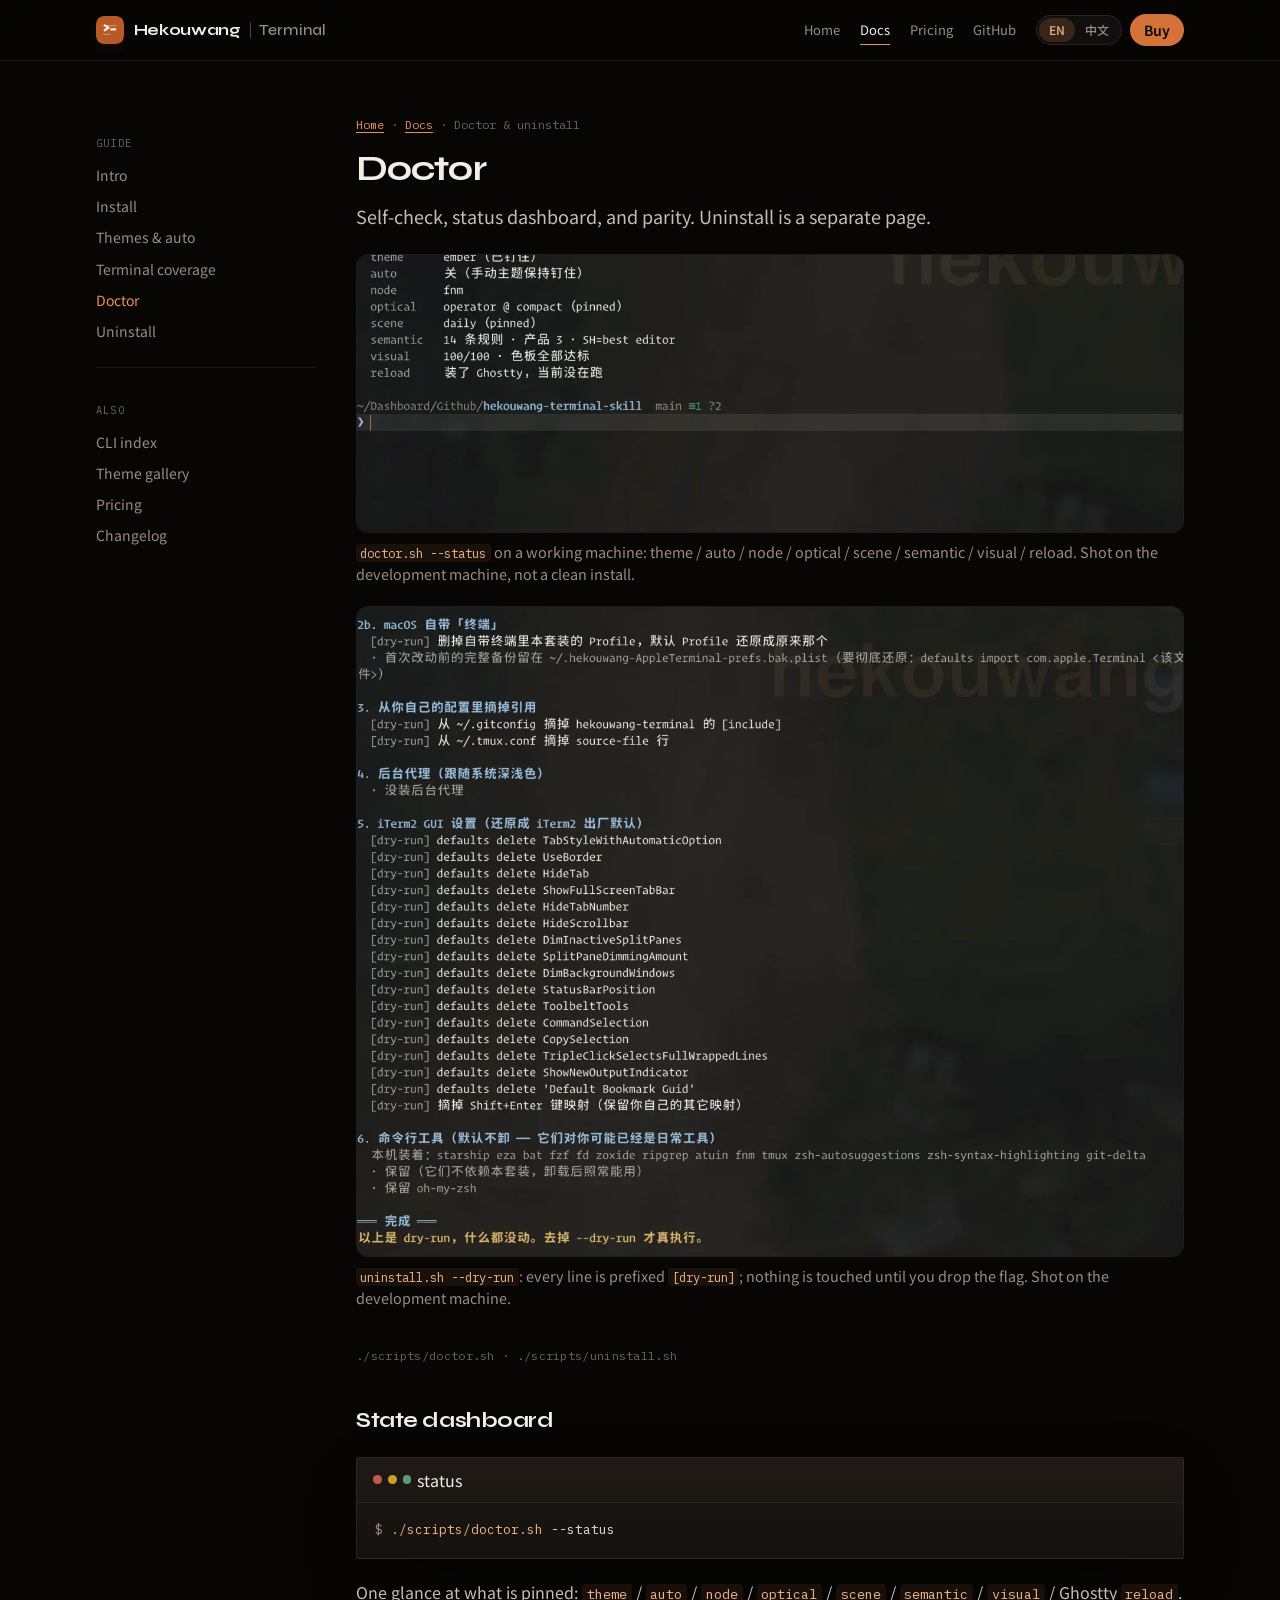
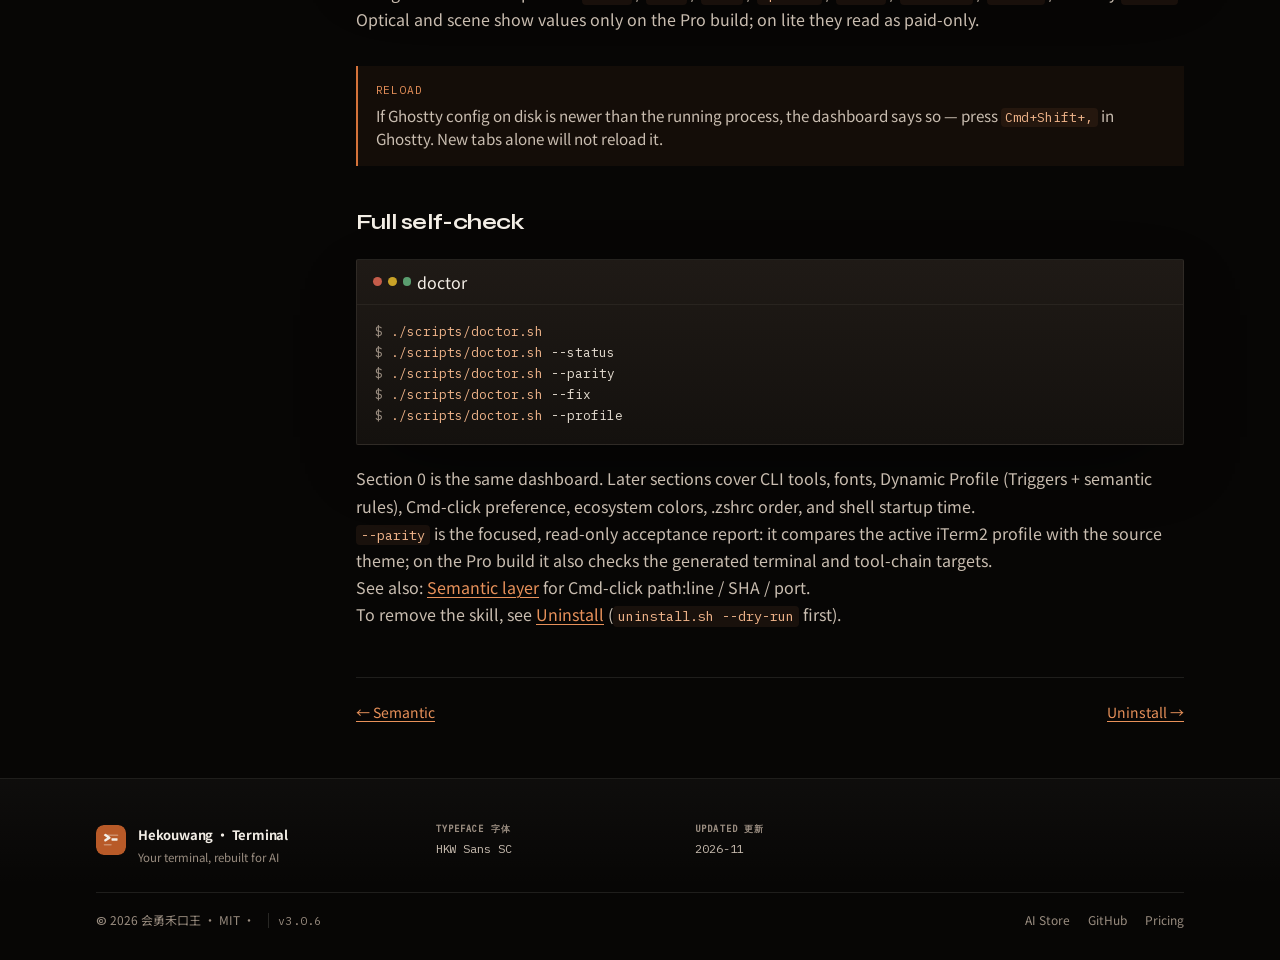
<file: docs/guide/doctor.html>
<!DOCTYPE html>
<html lang="zh-CN" class="lang-zh">
<head>
<meta charset="utf-8">
<script>
/* Sync lang before paint: ?lang -> localStorage -> navigator */
(function(){try{var K='hkw-lang',q=null;try{q=new URLSearchParams(location.search).get('lang')}catch(e){}
if(q!=='zh'&&q!=='en')q=null;var s=q;if(!s)try{s=localStorage.getItem(K)}catch(e){}
if(s!=='zh'&&s!=='en')s=/^zh/i.test(navigator.language||'')?'zh':'en';
if(s==='zh')document.documentElement.classList.add('lang-zh');
document.documentElement.lang=s==='zh'?'zh-CN':'en';
if(q)try{localStorage.setItem(K,q)}catch(e){}}catch(e){}})();
</script>
<meta name="viewport" content="width=device-width, initial-scale=1">
<title>Doctor · 会勇禾口王·终端工作台</title>
<meta name="description" content="Self-check, status dashboard, and parity.">
<link rel="canonical" href="https://huiyonghkw.github.io/hekouwang-terminal-lite-skill/guide/doctor.html">
<link rel="alternate" type="application/atom+xml" title="更新日志" href="../feed.xml">
<meta property="og:type" content="website">
<meta property="og:site_name" content="会勇禾口王·终端工作台">
<meta property="og:title" content="Doctor · 会勇禾口王·终端工作台">
<meta property="og:description" content="Self-check, status dashboard, and parity.">
<meta property="og:url" content="https://huiyonghkw.github.io/hekouwang-terminal-lite-skill/guide/doctor.html">
<meta property="og:image" content="https://huiyonghkw.github.io/hekouwang-terminal-lite-skill/images/og-cover.png">
<meta name="twitter:card" content="summary_large_image">
<script type="application/ld+json">
{
  "@context": "https://schema.org",
  "@type": "BreadcrumbList",
  "itemListElement": [
    {
      "@type": "ListItem",
      "position": 1,
      "name": "首页",
      "item": "https://huiyonghkw.github.io/hekouwang-terminal-lite-skill/"
    },
    {
      "@type": "ListItem",
      "position": 2,
      "name": "文档",
      "item": "https://huiyonghkw.github.io/hekouwang-terminal-lite-skill/guide/"
    },
    {
      "@type": "ListItem",
      "position": 3,
      "name": "体检与卸载",
      "item": "https://huiyonghkw.github.io/hekouwang-terminal-lite-skill/guide/doctor.html"
    }
  ]
}
</script>
<link rel="icon" href="../favicon.svg?v=4" type="image/svg+xml">
<link rel="apple-touch-icon" href="../images/apple-touch-icon.png?v=5">
<link rel="shortcut icon" href="/hekouwang-terminal-lite-skill/favicon.svg?v=3" type="image/svg+xml">
<link rel="apple-touch-icon" href="/hekouwang-terminal-lite-skill/favicon.svg?v=3">

<link rel="stylesheet" href="../assets/fonts.css">
<link rel="stylesheet" href="../assets/tw.css">
<link rel="stylesheet" href="../assets/site.css?v=3.3.6">
<script defer src="../assets/toc.js"></script>
</head>
<body class="bg-ink-950 text-ash-100 font-sans antialiased">
<div id="prog"></div>
<header id="site-nav" class="sticky top-0 border-b border-ash-100/10 bg-ink-950/85 backdrop-blur-xl z-50">
  <div class="mx-auto flex max-w-6xl items-center justify-between gap-4 px-5 py-3.5 md:px-8">
    <a href="../index.html" class="brand-mark">
      <img src="../images/icon-skillhub.svg?v=4" width="28" height="28" alt="">
      <span class="brand-lockup text-[0.92rem] md:text-[1rem]">
        <span class="brand-name"><span class="en">Hekouwang</span><span class="zh">会勇禾口王</span></span>
        <span class="brand-div" aria-hidden="true"></span>
        <span class="brand-product"><span class="en">Terminal</span><span class="zh">终端工作台</span></span>
      </span>
    </a>
    <div class="flex items-center gap-5">
<nav class="mh-nav hidden items-center gap-5 text-[0.8125rem] text-ash-400 lg:flex" aria-label="Primary">
      <a class="transition hover:text-ash-100" href="../index.html"><span class="en">Home</span><span class="zh">首页</span></a>
      <a class="text-ash-100" href="../guide/index.html" aria-current="page"><span class="en">Docs</span><span class="zh">文档</span></a>
      <a class="transition hover:text-ash-100" href="../pricing.html"><span class="en">Pricing</span><span class="zh">定价</span></a>
      <a class="transition hover:text-ash-100" href="https://github.com/huiyonghkw/hekouwang-terminal-lite-skill">GitHub</a>
    </nav>
    <div class="flex items-center gap-2">
      <div class="toggle flex rounded-full border border-ash-100/10 bg-ink-800/60 p-0.5 text-xs font-medium" role="group" aria-label="Language">
        <button id="btn-en" class="rounded-full px-2.5 py-1 text-ash-400 transition" aria-pressed="true">EN</button>
        <button id="btn-zh" class="rounded-full px-2.5 py-1 text-ash-400 transition" aria-pressed="false">中文</button>
      </div>
      <a href="../pricing.html" class="btn-mag btn-mag--ember hidden rounded-full bg-ember-500 px-3.5 py-1.5 text-sm font-semibold text-ink-950 transition hover:bg-ember-400 sm:inline-flex"><span class="en">Buy</span><span class="zh">购买</span></a>
      <button id="nav-toggle" class="inline-flex h-9 w-9 items-center justify-center rounded-full border border-ash-100/10 text-ash-200 lg:hidden" aria-expanded="false" aria-controls="mobile-nav" aria-label="Menu">
        <svg width="18" height="18" viewBox="0 0 24 24" fill="none" stroke="currentColor" stroke-width="1.8"><path d="M4 7h16M4 12h16M4 17h16"/></svg>
      </button>
    </div>
    </div>
  </div>
  <div id="mobile-nav" class="border-t border-ash-100/10 bg-ink-950/95 px-5 py-4 backdrop-blur-xl lg:hidden">
    <div class="flex flex-col gap-3 text-sm text-ash-200">
      <a href="../index.html"><span class="en">Home</span><span class="zh">首页</span></a>
      <a href="../guide/index.html"><span class="en">Docs</span><span class="zh">文档</span></a>
      <a href="../pricing.html"><span class="en">Pricing</span><span class="zh">定价</span></a>
      <a href="https://github.com/huiyonghkw/hekouwang-terminal-lite-skill">GitHub</a>
    </div>
  </div>
</header>
<div class="mx-auto max-w-6xl"><div class="docgrid mx-auto grid max-w-6xl gap-10 px-5 py-10 md:grid-cols-[220px_1fr] md:px-8 md:py-14">
<aside class="side hidden text-sm text-ash-400 md:block" aria-label="Docs">
<style>.side a{display:block;padding:.35rem 0;color:#9a8d80}.side a:hover{color:#f3eee6}.side a[aria-current=page]{color:#e8915a}.side .st{font-family:IBM Plex Mono,monospace;font-size:.65rem;letter-spacing:.12em;text-transform:uppercase;color:#6f655c;margin:1rem 0 .4rem}.side .grp{margin-top:1.25rem;padding-top:1rem;border-top:1px solid rgba(243,238,230,.08)}</style>
  <div class="st"><span class="en">Guide</span><span class="zh">指南</span></div>
  <a href="../guide/index.html"><span class="en">Intro</span><span class="zh">简介</span></a>
  <a href="../guide/install.html"><span class="en">Install</span><span class="zh">安装</span></a>
  <a href="../guide/theme.html"><span class="en">Themes &amp; auto</span><span class="zh">换肤与跟随</span></a>
  <a href="../guide/terminals.html"><span class="en">Terminal coverage</span><span class="zh">终端覆盖</span></a>
  <a href="../guide/doctor.html" aria-current="page"><span class="en">Doctor</span><span class="zh">体检</span></a>
  <a href="../guide/uninstall.html"><span class="en">Uninstall</span><span class="zh">卸载</span></a>
  <div class="grp">
    <div class="st"><span class="en">Also</span><span class="zh">另见</span></div>
    <a href="../tools/index.html"><span class="en">CLI index</span><span class="zh">脚本索引</span></a>
    <a href="../themes/index.html"><span class="en">Theme gallery</span><span class="zh">主题画廊</span></a>
    <a href="../pricing.html"><span class="en">Pricing</span><span class="zh">定价</span></a>
    <a href="../changelog.html"><span class="en">Changelog</span><span class="zh">更新日志</span></a>
  </div>
</aside>
<article class="doc prose-hkw min-w-0">
<div class="crumb mb-4 font-mono text-xs text-ash-500"><a href="../index.html"><span class="en">Home</span><span class="zh">首页</span></a> · <a href="../guide/index.html"><span class="en">Docs</span><span class="zh">文档</span></a> · <span class="en">Doctor & uninstall</span><span class="zh">体检与卸载</span></div>
<h1 class="font-display text-3xl font-bold tracking-tight text-ash-100 md:text-4xl"><span class="en">Doctor</span><span class="zh">体检</span></h1>
<p class="lead mt-3 text-lg text-ash-300"><span class="en">Self-check, status dashboard, and parity. Uninstall is a separate page.</span><span class="zh">自检、状态机与一致性验收。卸载见独立页。</span></p>

<figure style="margin:22px 0">
  <img src="../images/doctor-status.webp" width="1400" height="470" loading="lazy" decoding="async"
       style="max-width:100%;border:1px solid var(--border);border-radius:12px"
       alt="doctor.sh --status 状态机，八行键值">
  <figcaption class="muted" style="margin-top:8px"><span class="en"><code>doctor.sh --status</code> on a working machine: theme / auto / node / optical / scene / semantic / visual / reload. Shot on the development machine, not a clean install.</span><span class="zh"><code>doctor.sh --status</code> 在正常机器上的输出：theme / auto / node / optical / scene / semantic / visual / reload。截图来自开发机，不是干净安装环境。</span></figcaption>
</figure>

<figure style="margin:22px 0">
  <img src="../images/uninstall-dry-run.webp" width="1400" height="1100" loading="lazy" decoding="async"
       style="max-width:100%;border:1px solid var(--border);border-radius:12px"
       alt="uninstall.sh --dry-run 的卸载清单">
  <figcaption class="muted" style="margin-top:8px"><span class="en"><code>uninstall.sh --dry-run</code>: every line is prefixed <code>[dry-run]</code>; nothing is touched until you drop the flag. Shot on the development machine.</span><span class="zh"><code>uninstall.sh --dry-run</code>：每行都带 <code>[dry-run]</code> 前缀；去掉参数才会真执行。截图来自开发机。</span></figcaption>
</figure>

<div class="h2sub mt-2 font-mono text-xs tracking-wide text-ash-500">./scripts/doctor.sh · ./scripts/uninstall.sh</div>
<h2><span class="en">State dashboard</span><span class="zh">状态机仪表盘</span></h2>
<div class="term term-chrome my-5 overflow-hidden rounded-sm"><div class="dots flex items-center gap-1.5 border-b border-ash-100/5 px-4 py-2.5"><i></i><i></i><i></i><span>status</span></div>
<pre class="sc"><span class="p">$</span> <span class="o">./scripts/doctor.sh</span> --status</pre></div>
<p><span class="en">One glance at what is pinned: <code>theme</code> / <code>auto</code> / <code>node</code> / <code>optical</code> / <code>scene</code> / <code>semantic</code> / <code>visual</code> / Ghostty <code>reload</code>. Optical and scene show values only on the Pro build; on lite they read as paid-only.</span><span class="zh">一眼看钉住了什么：<code>theme</code> / <code>auto</code> / <code>node</code> / <code>optical</code> / <code>scene</code> / <code>semantic</code> / <code>visual</code> / Ghostty <code>reload</code>。光学与场景只在专业档有值；Lite 版会标成专业档。</span></p>
<div class="ask"><span class="lb">reload</span>
<span class="en">If Ghostty config on disk is newer than the running process, the dashboard says so — press <code>Cmd+Shift+,</code> in Ghostty. New tabs alone will not reload it.</span><span class="zh">若磁盘上的 Ghostty 配置比进程新，仪表盘会提示 —— 在 Ghostty 里按 <code>Cmd+Shift+,</code>。只开新标签不够。</span>
</div>
<h2><span class="en">Full self-check</span><span class="zh">完整体检</span></h2>
<div class="term term-chrome my-5 overflow-hidden rounded-sm"><div class="dots flex items-center gap-1.5 border-b border-ash-100/5 px-4 py-2.5"><i></i><i></i><i></i><span>doctor</span></div>
<pre class="sc"><span class="p">$</span> <span class="o">./scripts/doctor.sh</span>
<span class="p">$</span> <span class="o">./scripts/doctor.sh</span> --status
<span class="p">$</span> <span class="o">./scripts/doctor.sh</span> --parity
<span class="p">$</span> <span class="o">./scripts/doctor.sh</span> --fix
<span class="p">$</span> <span class="o">./scripts/doctor.sh</span> --profile</pre></div>
<p><span class="en">Section 0 is the same dashboard. Later sections cover CLI tools, fonts, Dynamic Profile (Triggers + semantic rules), Cmd-click preference, ecosystem colors, .zshrc order, and shell startup time.</span><span class="zh">第 0 节就是同一份仪表盘。后面各节查 CLI、字体、Dynamic Profile（Triggers + 语义规则）、Cmd-click 开关、生态配色、.zshrc 顺序、启动耗时。</span></p>
<p><span class="en"><code>--parity</code> is the focused, read-only acceptance report: it compares the active iTerm2 profile with the source theme; on the Pro build it also checks the generated terminal and tool-chain targets.</span><span class="zh"><code>--parity</code> 是单独的只读验收报告：免费版核对 iTerm2 激活 Profile 与源主题；专业版继续核对生成出的多终端和工具链目标。</span></p>
<p><span class="en">See also: <a href="../guide/semantic.html">Semantic layer</a> for Cmd-click path:line / SHA / port.</span><span class="zh">另见：<a href="../guide/semantic.html">语义交互层</a>（Cmd-click 路径:行号 / SHA / 端口）。</span></p>
<p><span class="en">To remove the skill, see <a href="../guide/uninstall.html">Uninstall</a> (<code>uninstall.sh --dry-run</code> first).</span><span class="zh">要卸掉本技能，见<a href="../guide/uninstall.html">卸载</a>（先 <code>uninstall.sh --dry-run</code>）。</span></p>

<div class="pager mt-12 flex justify-between border-t border-ash-100/10 pt-6 text-sm text-ash-400"><a href="../guide/semantic.html">← <span class="en">Semantic</span><span class="zh">语义层</span></a><a href="../guide/uninstall.html"><span class="en">Uninstall</span><span class="zh">卸载</span> →</a></div>
</article>
</div></div>
<footer class="site-footer">
  <div class="site-footer-inner">
    <div class="footer-top">
      <div class="footer-brand">
        <img src="../images/icon-skillhub.svg?v=4" width="30" height="30" alt="">
        <div>
          <b><span class="zh">会勇禾口王 · 终端工作台</span><span class="en">Hekouwang · Terminal</span></b>
          <span><span class="zh">AI 时代的终端，值得重新配一次</span><span class="en">Your terminal, rebuilt for AI</span></span>
        </div>
      </div>
      <div class="footer-col"><span class="footer-k">TYPEFACE 字体</span><span>HKW Sans SC</span></div>
      <div class="footer-col"><span class="footer-k">UPDATED 更新</span><span>2026-11</span></div>
    </div>
    <div class="footer-bottom">
      <span>© 2026 会勇禾口王 · MIT · <!-- BEGIN:GENERATED:VERSION --><span class="ver-badge">v3.0.6</span><!-- END:GENERATED:VERSION --></span>
      <div class="footer-links">
        <a href="https://skillpay.alipay.com/public/huiyonghkw" target="_blank" rel="noopener noreferrer"><span class="zh">AI 商店</span><span class="en">AI Store</span></a>
        <a href="https://github.com/huiyonghkw/hekouwang-terminal-lite-skill" target="_blank" rel="noopener noreferrer">GitHub</a>
        <a href="../pricing.html"><span class="zh">定价</span><span class="en">Pricing</span></a>
      </div>
    </div>
  </div>
</footer>
<script src="../assets/site.js?v=3.0.4"></script>
</body>
</html>
</file>
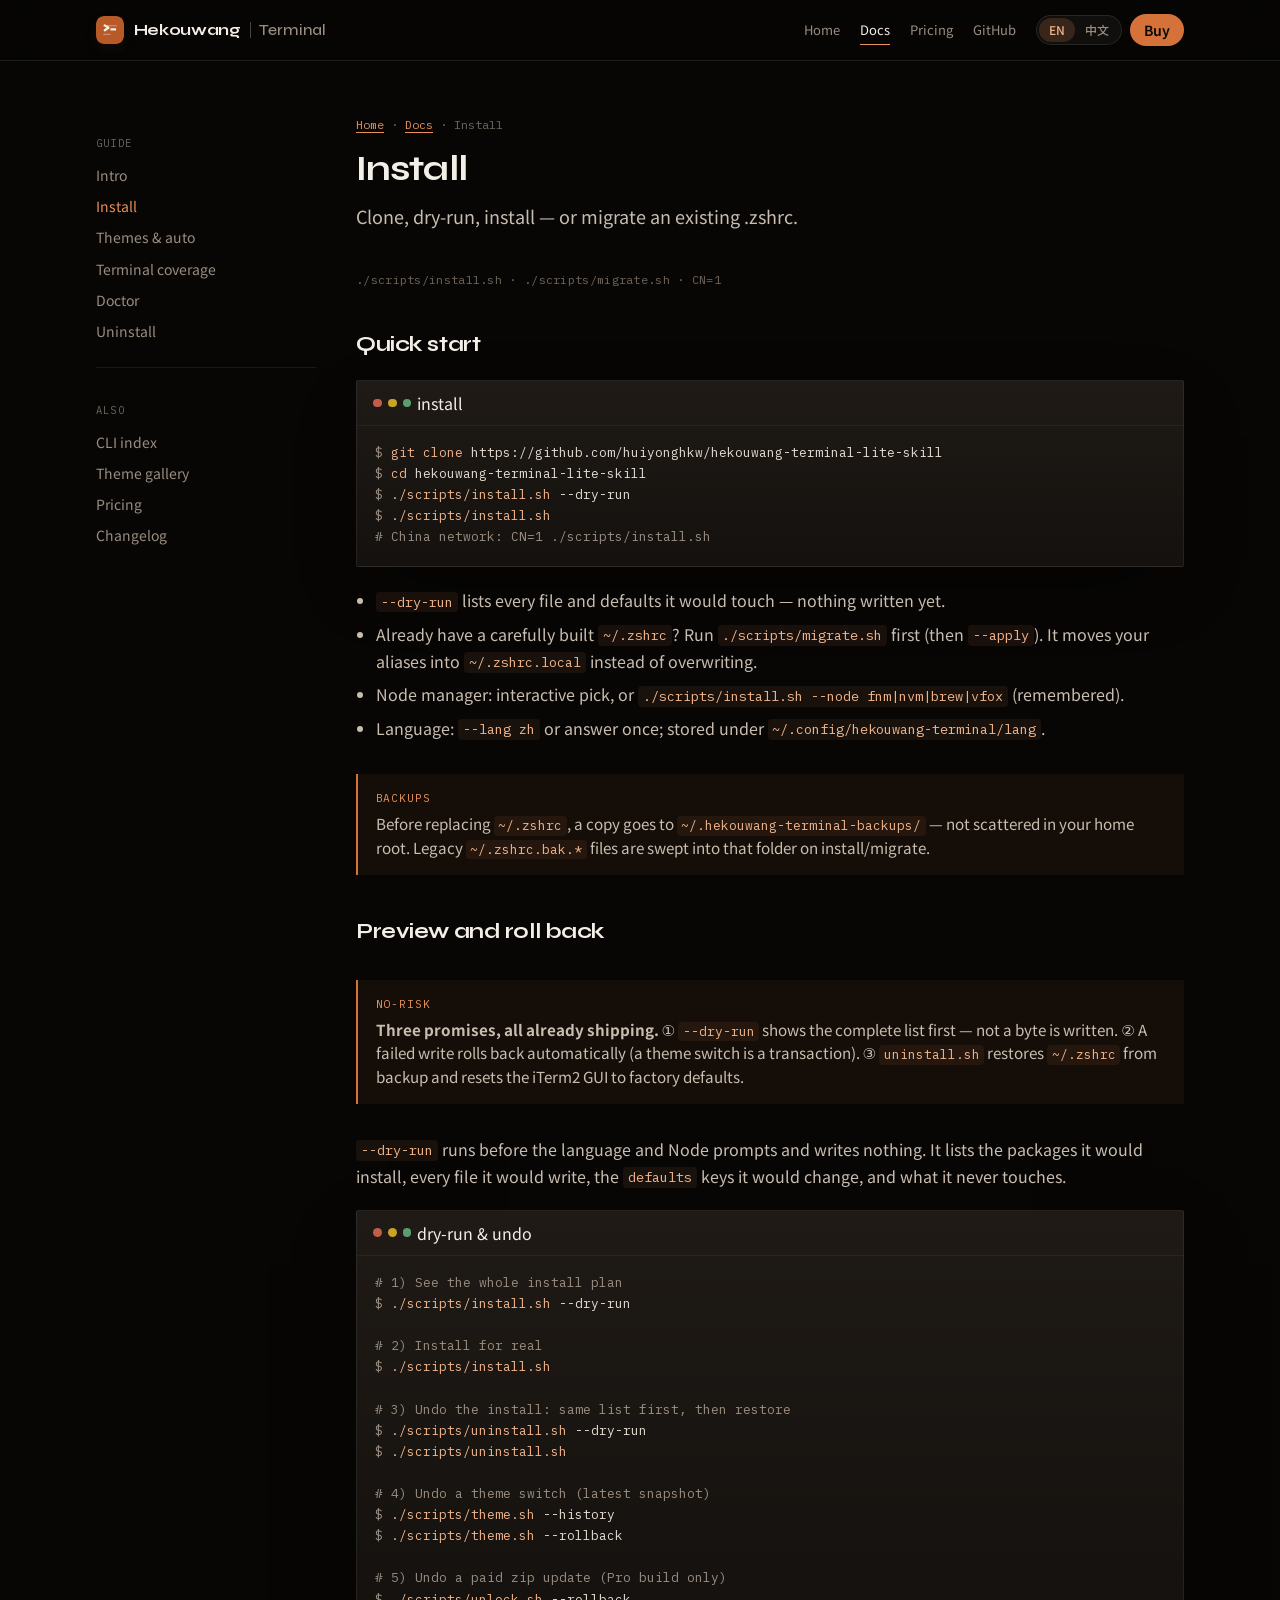
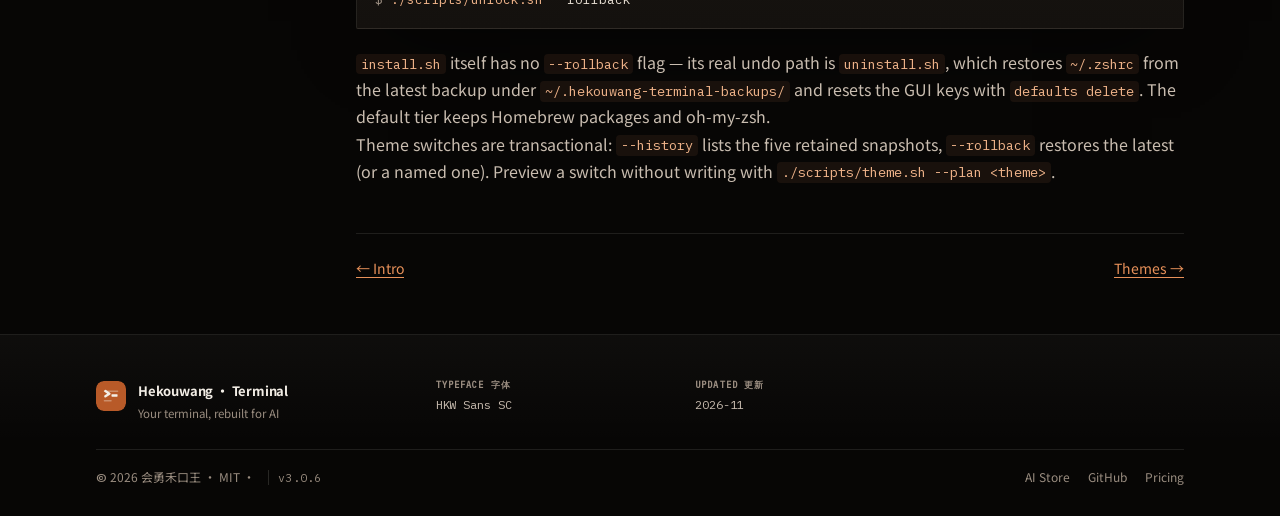
<file: docs/guide/install.html>
<!DOCTYPE html>
<html lang="zh-CN" class="lang-zh">
<head>
<meta charset="utf-8">
<script>
/* Sync lang before paint: ?lang -> localStorage -> navigator */
(function(){try{var K='hkw-lang',q=null;try{q=new URLSearchParams(location.search).get('lang')}catch(e){}
if(q!=='zh'&&q!=='en')q=null;var s=q;if(!s)try{s=localStorage.getItem(K)}catch(e){}
if(s!=='zh'&&s!=='en')s=/^zh/i.test(navigator.language||'')?'zh':'en';
if(s==='zh')document.documentElement.classList.add('lang-zh');
document.documentElement.lang=s==='zh'?'zh-CN':'en';
if(q)try{localStorage.setItem(K,q)}catch(e){}}catch(e){}})();
</script>
<meta name="viewport" content="width=device-width, initial-scale=1">
<title>Install · 会勇禾口王·终端工作台</title>
<meta name="description" content="Clone, dry-run, install — or migrate an existing .zshrc.">
<link rel="canonical" href="https://huiyonghkw.github.io/hekouwang-terminal-lite-skill/guide/install.html">
<link rel="alternate" type="application/atom+xml" title="更新日志" href="../feed.xml">
<meta property="og:type" content="website">
<meta property="og:site_name" content="会勇禾口王·终端工作台">
<meta property="og:title" content="Install · 会勇禾口王·终端工作台">
<meta property="og:description" content="Clone, dry-run, install — or migrate an existing .zshrc.">
<meta property="og:url" content="https://huiyonghkw.github.io/hekouwang-terminal-lite-skill/guide/install.html">
<meta property="og:image" content="https://huiyonghkw.github.io/hekouwang-terminal-lite-skill/images/og-cover.png">
<meta name="twitter:card" content="summary_large_image">
<script type="application/ld+json">
{
  "@context": "https://schema.org",
  "@type": "BreadcrumbList",
  "itemListElement": [
    {
      "@type": "ListItem",
      "position": 1,
      "name": "首页",
      "item": "https://huiyonghkw.github.io/hekouwang-terminal-lite-skill/"
    },
    {
      "@type": "ListItem",
      "position": 2,
      "name": "文档",
      "item": "https://huiyonghkw.github.io/hekouwang-terminal-lite-skill/guide/"
    },
    {
      "@type": "ListItem",
      "position": 3,
      "name": "安装",
      "item": "https://huiyonghkw.github.io/hekouwang-terminal-lite-skill/guide/install.html"
    }
  ]
}
</script>
<link rel="icon" href="../favicon.svg?v=4" type="image/svg+xml">
<link rel="apple-touch-icon" href="../images/apple-touch-icon.png?v=5">
<link rel="shortcut icon" href="/hekouwang-terminal-lite-skill/favicon.svg?v=3" type="image/svg+xml">
<link rel="apple-touch-icon" href="/hekouwang-terminal-lite-skill/favicon.svg?v=3">

<link rel="stylesheet" href="../assets/fonts.css">
<link rel="stylesheet" href="../assets/tw.css">
<link rel="stylesheet" href="../assets/site.css?v=3.3.6">
<script defer src="../assets/toc.js"></script>
</head>
<body class="bg-ink-950 text-ash-100 font-sans antialiased">
<div id="prog"></div>
<header id="site-nav" class="sticky top-0 border-b border-ash-100/10 bg-ink-950/85 backdrop-blur-xl z-50">
  <div class="mx-auto flex max-w-6xl items-center justify-between gap-4 px-5 py-3.5 md:px-8">
    <a href="../index.html" class="brand-mark">
      <img src="../images/icon-skillhub.svg?v=4" width="28" height="28" alt="">
      <span class="brand-lockup text-[0.92rem] md:text-[1rem]">
        <span class="brand-name"><span class="en">Hekouwang</span><span class="zh">会勇禾口王</span></span>
        <span class="brand-div" aria-hidden="true"></span>
        <span class="brand-product"><span class="en">Terminal</span><span class="zh">终端工作台</span></span>
      </span>
    </a>
    <div class="flex items-center gap-5">
<nav class="mh-nav hidden items-center gap-5 text-[0.8125rem] text-ash-400 lg:flex" aria-label="Primary">
      <a class="transition hover:text-ash-100" href="../index.html"><span class="en">Home</span><span class="zh">首页</span></a>
      <a class="text-ash-100" href="../guide/index.html" aria-current="page"><span class="en">Docs</span><span class="zh">文档</span></a>
      <a class="transition hover:text-ash-100" href="../pricing.html"><span class="en">Pricing</span><span class="zh">定价</span></a>
      <a class="transition hover:text-ash-100" href="https://github.com/huiyonghkw/hekouwang-terminal-lite-skill">GitHub</a>
    </nav>
    <div class="flex items-center gap-2">
      <div class="toggle flex rounded-full border border-ash-100/10 bg-ink-800/60 p-0.5 text-xs font-medium" role="group" aria-label="Language">
        <button id="btn-en" class="rounded-full px-2.5 py-1 text-ash-400 transition" aria-pressed="true">EN</button>
        <button id="btn-zh" class="rounded-full px-2.5 py-1 text-ash-400 transition" aria-pressed="false">中文</button>
      </div>
      <a href="../pricing.html" class="btn-mag btn-mag--ember hidden rounded-full bg-ember-500 px-3.5 py-1.5 text-sm font-semibold text-ink-950 transition hover:bg-ember-400 sm:inline-flex"><span class="en">Buy</span><span class="zh">购买</span></a>
      <button id="nav-toggle" class="inline-flex h-9 w-9 items-center justify-center rounded-full border border-ash-100/10 text-ash-200 lg:hidden" aria-expanded="false" aria-controls="mobile-nav" aria-label="Menu">
        <svg width="18" height="18" viewBox="0 0 24 24" fill="none" stroke="currentColor" stroke-width="1.8"><path d="M4 7h16M4 12h16M4 17h16"/></svg>
      </button>
    </div>
    </div>
  </div>
  <div id="mobile-nav" class="border-t border-ash-100/10 bg-ink-950/95 px-5 py-4 backdrop-blur-xl lg:hidden">
    <div class="flex flex-col gap-3 text-sm text-ash-200">
      <a href="../index.html"><span class="en">Home</span><span class="zh">首页</span></a>
      <a href="../guide/index.html"><span class="en">Docs</span><span class="zh">文档</span></a>
      <a href="../pricing.html"><span class="en">Pricing</span><span class="zh">定价</span></a>
      <a href="https://github.com/huiyonghkw/hekouwang-terminal-lite-skill">GitHub</a>
    </div>
  </div>
</header>
<div class="mx-auto max-w-6xl"><div class="docgrid mx-auto grid max-w-6xl gap-10 px-5 py-10 md:grid-cols-[220px_1fr] md:px-8 md:py-14">
<aside class="side hidden text-sm text-ash-400 md:block" aria-label="Docs">
<style>.side a{display:block;padding:.35rem 0;color:#9a8d80}.side a:hover{color:#f3eee6}.side a[aria-current=page]{color:#e8915a}.side .st{font-family:IBM Plex Mono,monospace;font-size:.65rem;letter-spacing:.12em;text-transform:uppercase;color:#6f655c;margin:1rem 0 .4rem}.side .grp{margin-top:1.25rem;padding-top:1rem;border-top:1px solid rgba(243,238,230,.08)}</style>
  <div class="st"><span class="en">Guide</span><span class="zh">指南</span></div>
  <a href="../guide/index.html"><span class="en">Intro</span><span class="zh">简介</span></a>
  <a href="../guide/install.html" aria-current="page"><span class="en">Install</span><span class="zh">安装</span></a>
  <a href="../guide/theme.html"><span class="en">Themes &amp; auto</span><span class="zh">换肤与跟随</span></a>
  <a href="../guide/terminals.html"><span class="en">Terminal coverage</span><span class="zh">终端覆盖</span></a>
  <a href="../guide/doctor.html"><span class="en">Doctor</span><span class="zh">体检</span></a>
  <a href="../guide/uninstall.html"><span class="en">Uninstall</span><span class="zh">卸载</span></a>
  <div class="grp">
    <div class="st"><span class="en">Also</span><span class="zh">另见</span></div>
    <a href="../tools/index.html"><span class="en">CLI index</span><span class="zh">脚本索引</span></a>
    <a href="../themes/index.html"><span class="en">Theme gallery</span><span class="zh">主题画廊</span></a>
    <a href="../pricing.html"><span class="en">Pricing</span><span class="zh">定价</span></a>
    <a href="../changelog.html"><span class="en">Changelog</span><span class="zh">更新日志</span></a>
  </div>
</aside>
<article class="doc prose-hkw min-w-0">
<div class="crumb mb-4 font-mono text-xs text-ash-500"><a href="../index.html"><span class="en">Home</span><span class="zh">首页</span></a> · <a href="../guide/index.html"><span class="en">Docs</span><span class="zh">文档</span></a> · <span class="en">Install</span><span class="zh">安装</span></div>
<h1 class="font-display text-3xl font-bold tracking-tight text-ash-100 md:text-4xl"><span class="en">Install</span><span class="zh">安装</span></h1>
<p class="lead mt-3 text-lg text-ash-300"><span class="en">Clone, dry-run, install — or migrate an existing .zshrc.</span><span class="zh">克隆、预演、安装 —— 或迁移已有 .zshrc。</span></p>

<div class="h2sub mt-2 font-mono text-xs tracking-wide text-ash-500">./scripts/install.sh · ./scripts/migrate.sh · CN=1</div>
<h2><span class="en">Quick start</span><span class="zh">快速上手</span></h2>
<div class="term term-chrome my-5 overflow-hidden rounded-sm"><div class="dots flex items-center gap-1.5 border-b border-ash-100/5 px-4 py-2.5"><i></i><i></i><i></i><span>install</span></div>
<pre class="sc"><span class="p">$</span> <span class="o">git clone</span> https://github.com/huiyonghkw/hekouwang-terminal-lite-skill
<span class="p">$</span> <span class="o">cd</span> hekouwang-terminal-lite-skill
<span class="p">$</span> <span class="o">./scripts/install.sh</span> --dry-run
<span class="p">$</span> <span class="o">./scripts/install.sh</span>
<span class="cm"># <span class="en">China network:</span><span class="zh">国内网络：</span> CN=1 ./scripts/install.sh</span></pre></div>
<ul>
<li><span class="en"><code>--dry-run</code> lists every file and defaults it would touch — nothing written yet.</span><span class="zh"><code>--dry-run</code> 先列出要动的文件与系统设置，此时一个字节都没改。</span></li>
<li><span class="en">Already have a carefully built <code>~/.zshrc</code>? Run <code>./scripts/migrate.sh</code> first (then <code>--apply</code>). It moves your aliases into <code>~/.zshrc.local</code> instead of overwriting.</span><span class="zh">已有多年攒的 <code>~/.zshrc</code>？先跑 <code>./scripts/migrate.sh</code>（再 <code>--apply</code>）。它把别名搬进 <code>~/.zshrc.local</code>，不是覆盖。</span></li>
<li><span class="en">Node manager: interactive pick, or <code>./scripts/install.sh --node fnm|nvm|brew|vfox</code> (remembered).</span><span class="zh">Node 管理器：交互选择，或 <code>./scripts/install.sh --node fnm|nvm|brew|vfox</code>（会记住）。</span></li>
<li><span class="en">Language: <code>--lang zh</code> or answer once; stored under <code>~/.config/hekouwang-terminal/lang</code>.</span><span class="zh">语言：<code>--lang zh</code> 或首次问答；记在 <code>~/.config/hekouwang-terminal/lang</code>。</span></li>
</ul>
<div class="ask"><span class="lb">backups</span>
<span class="en">Before replacing <code>~/.zshrc</code>, a copy goes to <code>~/.hekouwang-terminal-backups/</code> — not scattered in your home root. Legacy <code>~/.zshrc.bak.*</code> files are swept into that folder on install/migrate.</span><span class="zh">覆盖 <code>~/.zshrc</code> 前会备份进 <code>~/.hekouwang-terminal-backups/</code>，不再散落家目录根。旧的 <code>~/.zshrc.bak.*</code> 会在装机/迁移时收进去。</span>
</div>

<h2><span class="en">Preview and roll back</span><span class="zh">预演与回滚</span></h2>
<div class="ask"><span class="lb">no-risk</span>
<span class="en"><b>Three promises, all already shipping.</b> ① <code>--dry-run</code> shows the complete list first — not a byte is written. ② A failed write rolls back automatically (a theme switch is a transaction). ③ <code>uninstall.sh</code> restores <code>~/.zshrc</code> from backup and resets the iTerm2 GUI to factory defaults.</span><span class="zh"><b>三条承诺，都是现成能力。</b>① <code>--dry-run</code> 先看完整清单，一个字节不写。② 写入失败自动回滚（换肤按事务执行）。③ <code>uninstall.sh</code> 从备份还原 <code>~/.zshrc</code>，GUI 用 <code>defaults delete</code> 恢复出厂。</span>
</div>
<p><span class="en"><code>--dry-run</code> runs before the language and Node prompts and writes nothing. It lists the packages it would install, every file it would write, the <code>defaults</code> keys it would change, and what it never touches.</span><span class="zh"><code>--dry-run</code> 在语言与 Node 提问之前就退出，一个字节都不写。它会列出要装的包、要写的每个文件、要改的 <code>defaults</code> 键，以及绝不碰的东西。</span></p>
<div class="term term-chrome my-5 overflow-hidden rounded-sm"><div class="dots flex items-center gap-1.5 border-b border-ash-100/5 px-4 py-2.5"><i></i><i></i><i></i><span>dry-run &amp; undo</span></div>
<pre class="sc"><span class="cm"># <span class="en">1) See the whole install plan</span><span class="zh">1) 看清整份安装计划</span></span>
<span class="p">$</span> <span class="o">./scripts/install.sh</span> --dry-run

<span class="cm"># <span class="en">2) Install for real</span><span class="zh">2) 真装</span></span>
<span class="p">$</span> <span class="o">./scripts/install.sh</span>

<span class="cm"># <span class="en">3) Undo the install: same list first, then restore</span><span class="zh">3) 撤销安装：先看同一份清单，再执行</span></span>
<span class="p">$</span> <span class="o">./scripts/uninstall.sh</span> --dry-run
<span class="p">$</span> <span class="o">./scripts/uninstall.sh</span>

<span class="cm"># <span class="en">4) Undo a theme switch (latest snapshot)</span><span class="zh">4) 撤销换肤（最近一份快照）</span></span>
<span class="p">$</span> <span class="o">./scripts/theme.sh</span> --history
<span class="p">$</span> <span class="o">./scripts/theme.sh</span> --rollback

<span class="cm"># <span class="en">5) Undo a paid zip update (Pro build only)</span><span class="zh">5) 撤销付费 zip 更新（仅专业档）</span></span>
<span class="p">$</span> <span class="o">./scripts/unlock.sh</span> --rollback</pre></div>
<p><span class="en"><code>install.sh</code> itself has no <code>--rollback</code> flag — its real undo path is <code>uninstall.sh</code>, which restores <code>~/.zshrc</code> from the latest backup under <code>~/.hekouwang-terminal-backups/</code> and resets the GUI keys with <code>defaults delete</code>. The default tier keeps Homebrew packages and oh-my-zsh.</span><span class="zh"><code>install.sh</code> 本身没有 <code>--rollback</code> 参数 —— 真正的撤销路径是 <code>uninstall.sh</code>：从 <code>~/.hekouwang-terminal-backups/</code> 最新备份还原 <code>~/.zshrc</code>，并用 <code>defaults delete</code> 还原 GUI 键。默认档保留 Homebrew 包与 oh-my-zsh。</span></p>
<p><span class="en">Theme switches are transactional: <code>--history</code> lists the five retained snapshots, <code>--rollback</code> restores the latest (or a named one). Preview a switch without writing with <code>./scripts/theme.sh --plan &lt;theme&gt;</code>.</span><span class="zh">换肤按事务执行：<code>--history</code> 列出保留的五份快照，<code>--rollback</code> 恢复最近一份（也可指定名字）。只想看会改哪些文件、不落盘，用 <code>./scripts/theme.sh --plan &lt;主题&gt;</code>。</span></p>

<div class="pager mt-12 flex justify-between border-t border-ash-100/10 pt-6 text-sm text-ash-400"><a href="../guide/index.html">← <span class="en">Intro</span><span class="zh">简介</span></a><a href="../guide/theme.html"><span class="en">Themes</span><span class="zh">换肤</span> →</a></div>
</article>
</div></div>
<footer class="site-footer">
  <div class="site-footer-inner">
    <div class="footer-top">
      <div class="footer-brand">
        <img src="../images/icon-skillhub.svg?v=4" width="30" height="30" alt="">
        <div>
          <b><span class="zh">会勇禾口王 · 终端工作台</span><span class="en">Hekouwang · Terminal</span></b>
          <span><span class="zh">AI 时代的终端，值得重新配一次</span><span class="en">Your terminal, rebuilt for AI</span></span>
        </div>
      </div>
      <div class="footer-col"><span class="footer-k">TYPEFACE 字体</span><span>HKW Sans SC</span></div>
      <div class="footer-col"><span class="footer-k">UPDATED 更新</span><span>2026-11</span></div>
    </div>
    <div class="footer-bottom">
      <span>© 2026 会勇禾口王 · MIT · <!-- BEGIN:GENERATED:VERSION --><span class="ver-badge">v3.0.6</span><!-- END:GENERATED:VERSION --></span>
      <div class="footer-links">
        <a href="https://skillpay.alipay.com/public/huiyonghkw" target="_blank" rel="noopener noreferrer"><span class="zh">AI 商店</span><span class="en">AI Store</span></a>
        <a href="https://github.com/huiyonghkw/hekouwang-terminal-lite-skill" target="_blank" rel="noopener noreferrer">GitHub</a>
        <a href="../pricing.html"><span class="zh">定价</span><span class="en">Pricing</span></a>
      </div>
    </div>
  </div>
</footer>
<script src="../assets/site.js?v=3.0.4"></script>
</body>
</html>
</file>
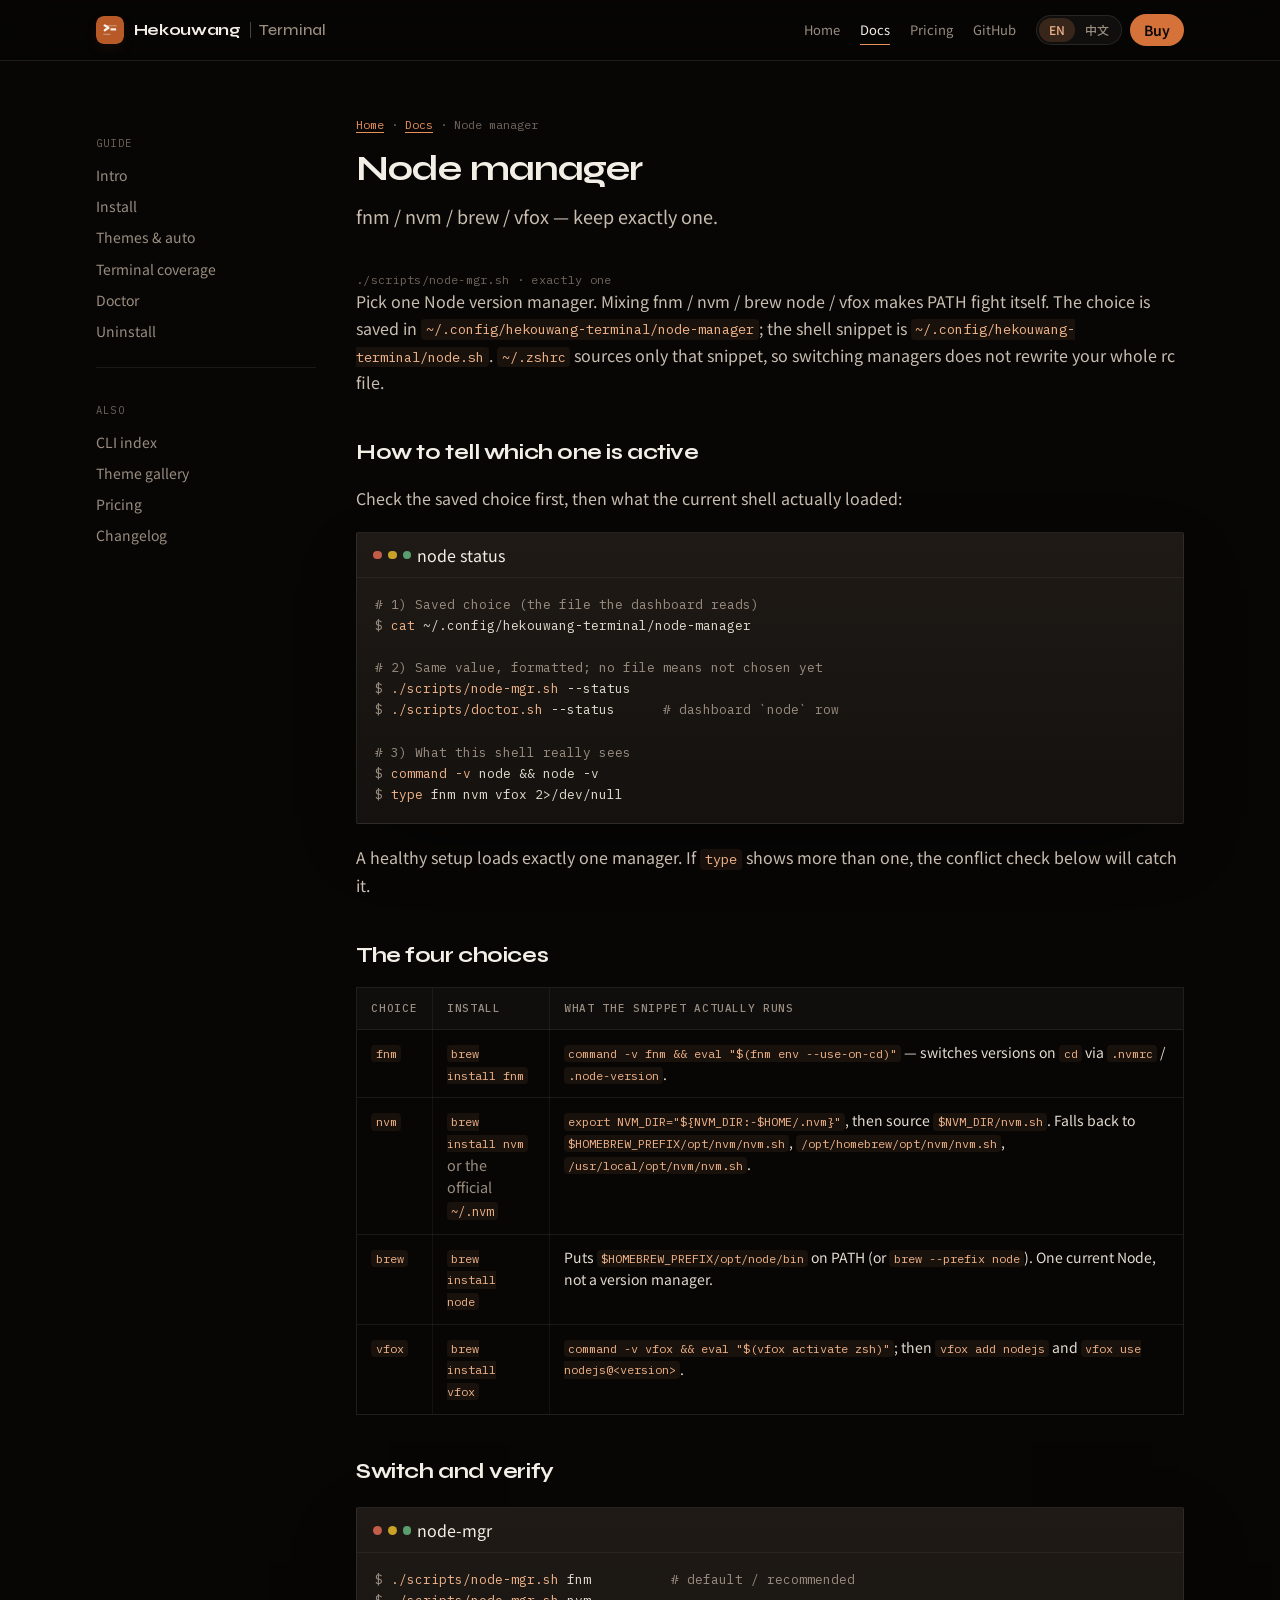
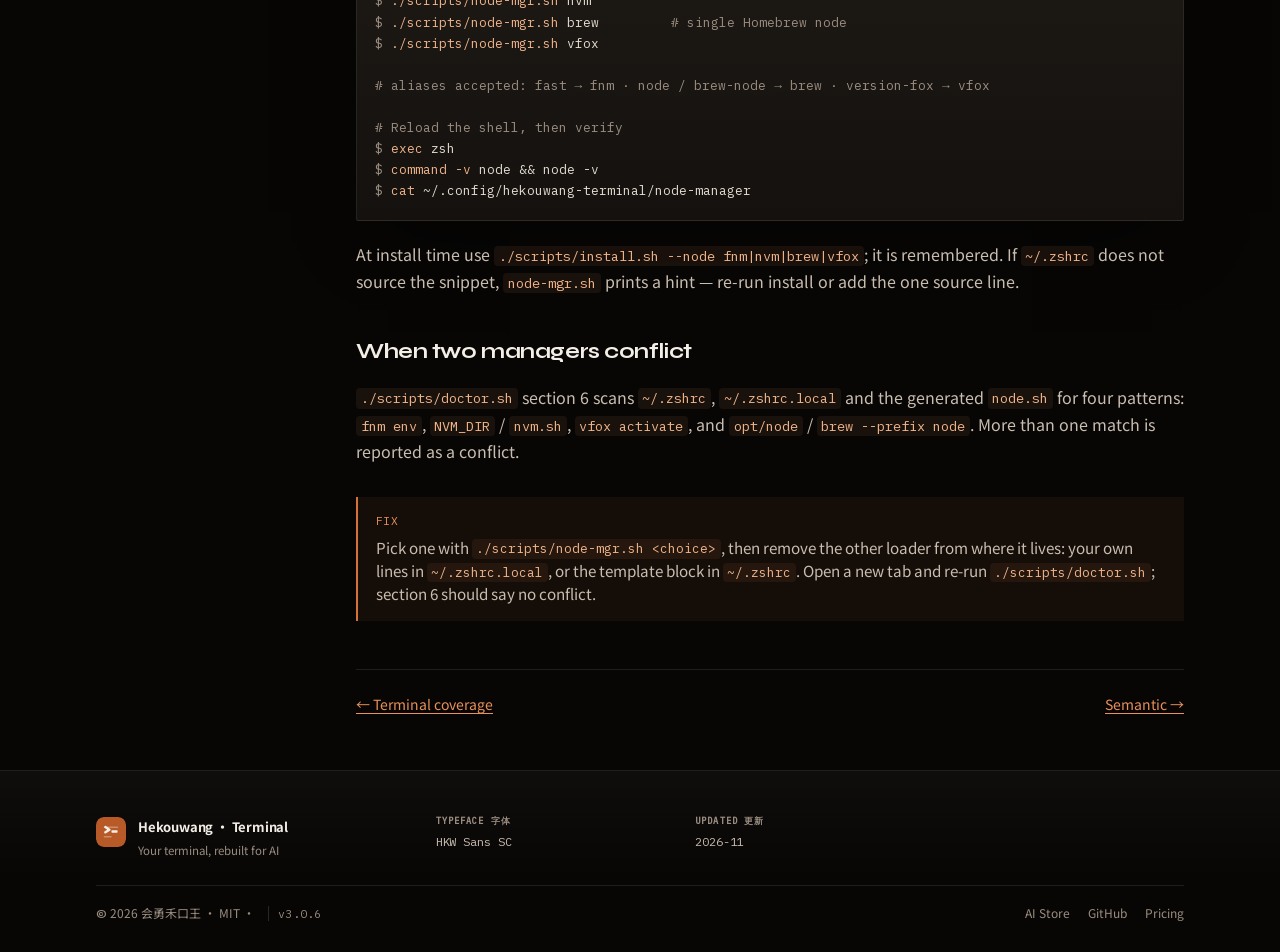
<file: docs/guide/node.html>
<!DOCTYPE html>
<html lang="zh-CN" class="lang-zh">
<head>
<meta charset="utf-8">
<script>
/* Sync lang before paint: ?lang -> localStorage -> navigator */
(function(){try{var K='hkw-lang',q=null;try{q=new URLSearchParams(location.search).get('lang')}catch(e){}
if(q!=='zh'&&q!=='en')q=null;var s=q;if(!s)try{s=localStorage.getItem(K)}catch(e){}
if(s!=='zh'&&s!=='en')s=/^zh/i.test(navigator.language||'')?'zh':'en';
if(s==='zh')document.documentElement.classList.add('lang-zh');
document.documentElement.lang=s==='zh'?'zh-CN':'en';
if(q)try{localStorage.setItem(K,q)}catch(e){}}catch(e){}})();
</script>
<meta name="viewport" content="width=device-width, initial-scale=1">
<title>Node manager · 会勇禾口王·终端工作台</title>
<meta name="description" content="fnm / nvm / brew / vfox — keep exactly one.">
<link rel="canonical" href="https://huiyonghkw.github.io/hekouwang-terminal-lite-skill/guide/node.html">
<link rel="alternate" type="application/atom+xml" title="更新日志" href="../feed.xml">
<meta property="og:type" content="website">
<meta property="og:site_name" content="会勇禾口王·终端工作台">
<meta property="og:title" content="Node manager · 会勇禾口王·终端工作台">
<meta property="og:description" content="fnm / nvm / brew / vfox — keep exactly one.">
<meta property="og:url" content="https://huiyonghkw.github.io/hekouwang-terminal-lite-skill/guide/node.html">
<meta property="og:image" content="https://huiyonghkw.github.io/hekouwang-terminal-lite-skill/images/og-cover.png">
<meta name="twitter:card" content="summary_large_image">
<script type="application/ld+json">
{
  "@context": "https://schema.org",
  "@type": "BreadcrumbList",
  "itemListElement": [
    {
      "@type": "ListItem",
      "position": 1,
      "name": "首页",
      "item": "https://huiyonghkw.github.io/hekouwang-terminal-lite-skill/"
    },
    {
      "@type": "ListItem",
      "position": 2,
      "name": "文档",
      "item": "https://huiyonghkw.github.io/hekouwang-terminal-lite-skill/guide/"
    },
    {
      "@type": "ListItem",
      "position": 3,
      "name": "Node 管理器",
      "item": "https://huiyonghkw.github.io/hekouwang-terminal-lite-skill/guide/node.html"
    }
  ]
}
</script>
<link rel="icon" href="../favicon.svg?v=4" type="image/svg+xml">
<link rel="apple-touch-icon" href="../images/apple-touch-icon.png?v=5">
<link rel="shortcut icon" href="/hekouwang-terminal-lite-skill/favicon.svg?v=3" type="image/svg+xml">
<link rel="apple-touch-icon" href="/hekouwang-terminal-lite-skill/favicon.svg?v=3">

<link rel="stylesheet" href="../assets/fonts.css">
<link rel="stylesheet" href="../assets/tw.css">
<link rel="stylesheet" href="../assets/site.css?v=3.3.6">
<script defer src="../assets/toc.js"></script>
</head>
<body class="bg-ink-950 text-ash-100 font-sans antialiased">
<div id="prog"></div>
<header id="site-nav" class="sticky top-0 border-b border-ash-100/10 bg-ink-950/85 backdrop-blur-xl z-50">
  <div class="mx-auto flex max-w-6xl items-center justify-between gap-4 px-5 py-3.5 md:px-8">
    <a href="../index.html" class="brand-mark">
      <img src="../images/icon-skillhub.svg?v=4" width="28" height="28" alt="">
      <span class="brand-lockup text-[0.92rem] md:text-[1rem]">
        <span class="brand-name"><span class="en">Hekouwang</span><span class="zh">会勇禾口王</span></span>
        <span class="brand-div" aria-hidden="true"></span>
        <span class="brand-product"><span class="en">Terminal</span><span class="zh">终端工作台</span></span>
      </span>
    </a>
    <div class="flex items-center gap-5">
<nav class="mh-nav hidden items-center gap-5 text-[0.8125rem] text-ash-400 lg:flex" aria-label="Primary">
      <a class="transition hover:text-ash-100" href="../index.html"><span class="en">Home</span><span class="zh">首页</span></a>
      <a class="text-ash-100" href="../guide/index.html" aria-current="page"><span class="en">Docs</span><span class="zh">文档</span></a>
      <a class="transition hover:text-ash-100" href="../pricing.html"><span class="en">Pricing</span><span class="zh">定价</span></a>
      <a class="transition hover:text-ash-100" href="https://github.com/huiyonghkw/hekouwang-terminal-lite-skill">GitHub</a>
    </nav>
    <div class="flex items-center gap-2">
      <div class="toggle flex rounded-full border border-ash-100/10 bg-ink-800/60 p-0.5 text-xs font-medium" role="group" aria-label="Language">
        <button id="btn-en" class="rounded-full px-2.5 py-1 text-ash-400 transition" aria-pressed="true">EN</button>
        <button id="btn-zh" class="rounded-full px-2.5 py-1 text-ash-400 transition" aria-pressed="false">中文</button>
      </div>
      <a href="../pricing.html" class="btn-mag btn-mag--ember hidden rounded-full bg-ember-500 px-3.5 py-1.5 text-sm font-semibold text-ink-950 transition hover:bg-ember-400 sm:inline-flex"><span class="en">Buy</span><span class="zh">购买</span></a>
      <button id="nav-toggle" class="inline-flex h-9 w-9 items-center justify-center rounded-full border border-ash-100/10 text-ash-200 lg:hidden" aria-expanded="false" aria-controls="mobile-nav" aria-label="Menu">
        <svg width="18" height="18" viewBox="0 0 24 24" fill="none" stroke="currentColor" stroke-width="1.8"><path d="M4 7h16M4 12h16M4 17h16"/></svg>
      </button>
    </div>
    </div>
  </div>
  <div id="mobile-nav" class="border-t border-ash-100/10 bg-ink-950/95 px-5 py-4 backdrop-blur-xl lg:hidden">
    <div class="flex flex-col gap-3 text-sm text-ash-200">
      <a href="../index.html"><span class="en">Home</span><span class="zh">首页</span></a>
      <a href="../guide/index.html"><span class="en">Docs</span><span class="zh">文档</span></a>
      <a href="../pricing.html"><span class="en">Pricing</span><span class="zh">定价</span></a>
      <a href="https://github.com/huiyonghkw/hekouwang-terminal-lite-skill">GitHub</a>
    </div>
  </div>
</header>
<div class="mx-auto max-w-6xl"><div class="docgrid mx-auto grid max-w-6xl gap-10 px-5 py-10 md:grid-cols-[220px_1fr] md:px-8 md:py-14">
<aside class="side hidden text-sm text-ash-400 md:block" aria-label="Docs">
<style>.side a{display:block;padding:.35rem 0;color:#9a8d80}.side a:hover{color:#f3eee6}.side a[aria-current=page]{color:#e8915a}.side .st{font-family:IBM Plex Mono,monospace;font-size:.65rem;letter-spacing:.12em;text-transform:uppercase;color:#6f655c;margin:1rem 0 .4rem}.side .grp{margin-top:1.25rem;padding-top:1rem;border-top:1px solid rgba(243,238,230,.08)}</style>
  <div class="st"><span class="en">Guide</span><span class="zh">指南</span></div>
  <a href="../guide/index.html"><span class="en">Intro</span><span class="zh">简介</span></a>
  <a href="../guide/install.html"><span class="en">Install</span><span class="zh">安装</span></a>
  <a href="../guide/theme.html"><span class="en">Themes &amp; auto</span><span class="zh">换肤与跟随</span></a>
  <a href="../guide/terminals.html"><span class="en">Terminal coverage</span><span class="zh">终端覆盖</span></a>
  <a href="../guide/doctor.html"><span class="en">Doctor</span><span class="zh">体检</span></a>
  <a href="../guide/uninstall.html"><span class="en">Uninstall</span><span class="zh">卸载</span></a>
  <div class="grp">
    <div class="st"><span class="en">Also</span><span class="zh">另见</span></div>
    <a href="../tools/index.html"><span class="en">CLI index</span><span class="zh">脚本索引</span></a>
    <a href="../themes/index.html"><span class="en">Theme gallery</span><span class="zh">主题画廊</span></a>
    <a href="../pricing.html"><span class="en">Pricing</span><span class="zh">定价</span></a>
    <a href="../changelog.html"><span class="en">Changelog</span><span class="zh">更新日志</span></a>
  </div>
</aside>
<article class="doc prose-hkw min-w-0">
<div class="crumb mb-4 font-mono text-xs text-ash-500"><a href="../index.html"><span class="en">Home</span><span class="zh">首页</span></a> · <a href="../guide/index.html"><span class="en">Docs</span><span class="zh">文档</span></a> · <span class="en">Node manager</span><span class="zh">Node 管理器</span></div>
<h1 class="font-display text-3xl font-bold tracking-tight text-ash-100 md:text-4xl"><span class="en">Node manager</span><span class="zh">Node 管理器</span></h1>
<p class="lead mt-3 text-lg text-ash-300"><span class="en">fnm / nvm / brew / vfox — keep exactly one.</span><span class="zh">fnm / nvm / brew / vfox —— 只留一套。</span></p>

<div class="h2sub mt-2 font-mono text-xs tracking-wide text-ash-500">./scripts/node-mgr.sh · exactly one</div>
<p><span class="en">Pick one Node version manager. Mixing fnm / nvm / brew node / vfox makes PATH fight itself. The choice is saved in <code>~/.config/hekouwang-terminal/node-manager</code>; the shell snippet is <code>~/.config/hekouwang-terminal/node.sh</code>. <code>~/.zshrc</code> sources only that snippet, so switching managers does not rewrite your whole rc file.</span><span class="zh">只选一套 Node 版本管理器。混用 fnm / nvm / brew node / vfox 会让 PATH 打架。选择记在 <code>~/.config/hekouwang-terminal/node-manager</code>；实际加载的是 <code>~/.config/hekouwang-terminal/node.sh</code>。<code>~/.zshrc</code> 只 source 这一份片段，换管理器不用改整份 rc。</span></p>

<h2><span class="en">How to tell which one is active</span><span class="zh">怎么判定当前用的是哪套</span></h2>
<p><span class="en">Check the saved choice first, then what the current shell actually loaded:</span><span class="zh">先看「记录里选了哪套」，再看「当前 shell 实际加载了什么」：</span></p>
<div class="term term-chrome my-5 overflow-hidden rounded-sm"><div class="dots flex items-center gap-1.5 border-b border-ash-100/5 px-4 py-2.5"><i></i><i></i><i></i><span>node status</span></div>
<pre class="sc"><span class="cm"># <span class="en">1) Saved choice (the file the dashboard reads)</span><span class="zh">1) 记录里的选择（仪表盘读的就是它）</span></span>
<span class="p">$</span> <span class="o">cat</span> ~/.config/hekouwang-terminal/node-manager

<span class="cm"># <span class="en">2) Same value, formatted; no file means not chosen yet</span><span class="zh">2) 同一个值，格式化输出；文件不存在＝还没选过</span></span>
<span class="p">$</span> <span class="o">./scripts/node-mgr.sh</span> --status
<span class="p">$</span> <span class="o">./scripts/doctor.sh</span> --status      <span class="cm"># <span class="en">dashboard `node` row</span><span class="zh">仪表盘的 node 行</span></span>

<span class="cm"># <span class="en">3) What this shell really sees</span><span class="zh">3) 当前 shell 真正看到的东西</span></span>
<span class="p">$</span> <span class="o">command -v</span> node &amp;&amp; node -v
<span class="p">$</span> <span class="o">type</span> fnm nvm vfox 2&gt;/dev/null</pre></div>
<p><span class="en">A healthy setup loads exactly one manager. If <code>type</code> shows more than one, the conflict check below will catch it.</span><span class="zh">正常状态只加载一套管理器。若 <code>type</code> 同时列出两套以上，下面的冲突检查会报出来。</span></p>

<h2><span class="en">The four choices</span><span class="zh">四选一</span></h2>
<div class="tablewrap"><table>
<thead><tr>
  <th><span class="en">Choice</span><span class="zh">选项</span></th>
  <th><span class="en">Install</span><span class="zh">安装</span></th>
  <th><span class="en">What the snippet actually runs</span><span class="zh">片段实际执行什么</span></th>
</tr></thead>
<tbody>
<tr>
  <td><code>fnm</code></td>
  <td><code>brew install fnm</code></td>
  <td><span class="en"><code>command -v fnm &amp;&amp; eval "$(fnm env --use-on-cd)"</code> — switches versions on <code>cd</code> via <code>.nvmrc</code> / <code>.node-version</code>.</span><span class="zh"><code>command -v fnm &amp;&amp; eval "$(fnm env --use-on-cd)"</code> —— 进目录时按 <code>.nvmrc</code> / <code>.node-version</code> 自动切版本。</span></td>
</tr>
<tr>
  <td><code>nvm</code></td>
  <td><code>brew install nvm</code><br><span class="muted"><span class="en">or the official <code>~/.nvm</code></span><span class="zh">或官方 <code>~/.nvm</code></span></span></td>
  <td><span class="en"><code>export NVM_DIR="${NVM_DIR:-$HOME/.nvm}"</code>, then source <code>$NVM_DIR/nvm.sh</code>. Falls back to <code>$HOMEBREW_PREFIX/opt/nvm/nvm.sh</code>, <code>/opt/homebrew/opt/nvm/nvm.sh</code>, <code>/usr/local/opt/nvm/nvm.sh</code>.</span><span class="zh"><code>export NVM_DIR="${NVM_DIR:-$HOME/.nvm}"</code>，再 source <code>$NVM_DIR/nvm.sh</code>。找不到时依次回退到 <code>$HOMEBREW_PREFIX/opt/nvm/nvm.sh</code>、<code>/opt/homebrew/opt/nvm/nvm.sh</code>、<code>/usr/local/opt/nvm/nvm.sh</code>。</span></td>
</tr>
<tr>
  <td><code>brew</code></td>
  <td><code>brew install node</code></td>
  <td><span class="en">Puts <code>$HOMEBREW_PREFIX/opt/node/bin</code> on PATH (or <code>brew --prefix node</code>). One current Node, not a version manager.</span><span class="zh">把 <code>$HOMEBREW_PREFIX/opt/node/bin</code> 加进 PATH（或 <code>brew --prefix node</code>）。只有一个当前版本，不是版本管理器。</span></td>
</tr>
<tr>
  <td><code>vfox</code></td>
  <td><code>brew install vfox</code></td>
  <td><span class="en"><code>command -v vfox &amp;&amp; eval "$(vfox activate zsh)"</code>; then <code>vfox add nodejs</code> and <code>vfox use nodejs@&lt;version&gt;</code>.</span><span class="zh"><code>command -v vfox &amp;&amp; eval "$(vfox activate zsh)"</code>；再 <code>vfox add nodejs</code> 与 <code>vfox use nodejs@&lt;版本&gt;</code>。</span></td>
</tr>
</tbody></table></div>

<h2><span class="en">Switch and verify</span><span class="zh">切换与验证</span></h2>
<div class="term term-chrome my-5 overflow-hidden rounded-sm"><div class="dots flex items-center gap-1.5 border-b border-ash-100/5 px-4 py-2.5"><i></i><i></i><i></i><span>node-mgr</span></div>
<pre class="sc"><span class="p">$</span> <span class="o">./scripts/node-mgr.sh</span> fnm          <span class="cm"># <span class="en">default / recommended</span><span class="zh">默认 / 推荐</span></span>
<span class="p">$</span> <span class="o">./scripts/node-mgr.sh</span> nvm
<span class="p">$</span> <span class="o">./scripts/node-mgr.sh</span> brew         <span class="cm"># <span class="en">single Homebrew node</span><span class="zh">Homebrew 单版本 node</span></span>
<span class="p">$</span> <span class="o">./scripts/node-mgr.sh</span> vfox

<span class="cm"># <span class="en">aliases accepted: fast → fnm · node / brew-node → brew · version-fox → vfox</span><span class="zh">接受别名：fast → fnm · node / brew-node → brew · version-fox → vfox</span></span>

<span class="cm"># <span class="en">Reload the shell, then verify</span><span class="zh">重载 shell 后再验证</span></span>
<span class="p">$</span> <span class="o">exec</span> zsh
<span class="p">$</span> <span class="o">command -v</span> node &amp;&amp; node -v
<span class="p">$</span> <span class="o">cat</span> ~/.config/hekouwang-terminal/node-manager</pre></div>
<p><span class="en">At install time use <code>./scripts/install.sh --node fnm|nvm|brew|vfox</code>; it is remembered. If <code>~/.zshrc</code> does not source the snippet, <code>node-mgr.sh</code> prints a hint — re-run install or add the one source line.</span><span class="zh">安装时也能钉：<code>./scripts/install.sh --node fnm|nvm|brew|vfox</code>，会记住。若 <code>~/.zshrc</code> 没有 source 那份片段，<code>node-mgr.sh</code> 会提示 —— 重跑安装或补那一行 source。</span></p>

<h2><span class="en">When two managers conflict</span><span class="zh">两套管理器打架时</span></h2>
<p><span class="en"><code>./scripts/doctor.sh</code> section 6 scans <code>~/.zshrc</code>, <code>~/.zshrc.local</code> and the generated <code>node.sh</code> for four patterns: <code>fnm env</code>, <code>NVM_DIR</code> / <code>nvm.sh</code>, <code>vfox activate</code>, and <code>opt/node</code> / <code>brew --prefix node</code>. More than one match is reported as a conflict.</span><span class="zh"><code>./scripts/doctor.sh</code> 第 6 节会扫 <code>~/.zshrc</code>、<code>~/.zshrc.local</code> 和生成的 <code>node.sh</code>，找四类特征：<code>fnm env</code>、<code>NVM_DIR</code> / <code>nvm.sh</code>、<code>vfox activate</code>、<code>opt/node</code> / <code>brew --prefix node</code>。命中两类以上即报冲突。</span></p>
<div class="ask"><span class="lb">fix</span>
<span class="en">Pick one with <code>./scripts/node-mgr.sh &lt;choice&gt;</code>, then remove the other loader from where it lives: your own lines in <code>~/.zshrc.local</code>, or the template block in <code>~/.zshrc</code>. Open a new tab and re-run <code>./scripts/doctor.sh</code>; section 6 should say no conflict.</span><span class="zh">先用 <code>./scripts/node-mgr.sh &lt;选项&gt;</code> 定一套，再从它所在的位置删掉另一套：你自己写在 <code>~/.zshrc.local</code> 的行，或 <code>~/.zshrc</code> 里的模板块。新开 tab 后重跑 <code>./scripts/doctor.sh</code>，第 6 节应显示无冲突。</span>
</div>

<div class="pager mt-12 flex justify-between border-t border-ash-100/10 pt-6 text-sm text-ash-400"><a href="../guide/terminals.html">← <span class="en">Terminal coverage</span><span class="zh">终端覆盖</span></a><a href="../guide/semantic.html"><span class="en">Semantic</span><span class="zh">语义层</span> →</a></div>
</article>
</div></div>
<footer class="site-footer">
  <div class="site-footer-inner">
    <div class="footer-top">
      <div class="footer-brand">
        <img src="../images/icon-skillhub.svg?v=4" width="30" height="30" alt="">
        <div>
          <b><span class="zh">会勇禾口王 · 终端工作台</span><span class="en">Hekouwang · Terminal</span></b>
          <span><span class="zh">AI 时代的终端，值得重新配一次</span><span class="en">Your terminal, rebuilt for AI</span></span>
        </div>
      </div>
      <div class="footer-col"><span class="footer-k">TYPEFACE 字体</span><span>HKW Sans SC</span></div>
      <div class="footer-col"><span class="footer-k">UPDATED 更新</span><span>2026-11</span></div>
    </div>
    <div class="footer-bottom">
      <span>© 2026 会勇禾口王 · MIT · <!-- BEGIN:GENERATED:VERSION --><span class="ver-badge">v3.0.6</span><!-- END:GENERATED:VERSION --></span>
      <div class="footer-links">
        <a href="https://skillpay.alipay.com/public/huiyonghkw" target="_blank" rel="noopener noreferrer"><span class="zh">AI 商店</span><span class="en">AI Store</span></a>
        <a href="https://github.com/huiyonghkw/hekouwang-terminal-lite-skill" target="_blank" rel="noopener noreferrer">GitHub</a>
        <a href="../pricing.html"><span class="zh">定价</span><span class="en">Pricing</span></a>
      </div>
    </div>
  </div>
</footer>
<script src="../assets/site.js?v=3.0.4"></script>
</body>
</html>
</file>
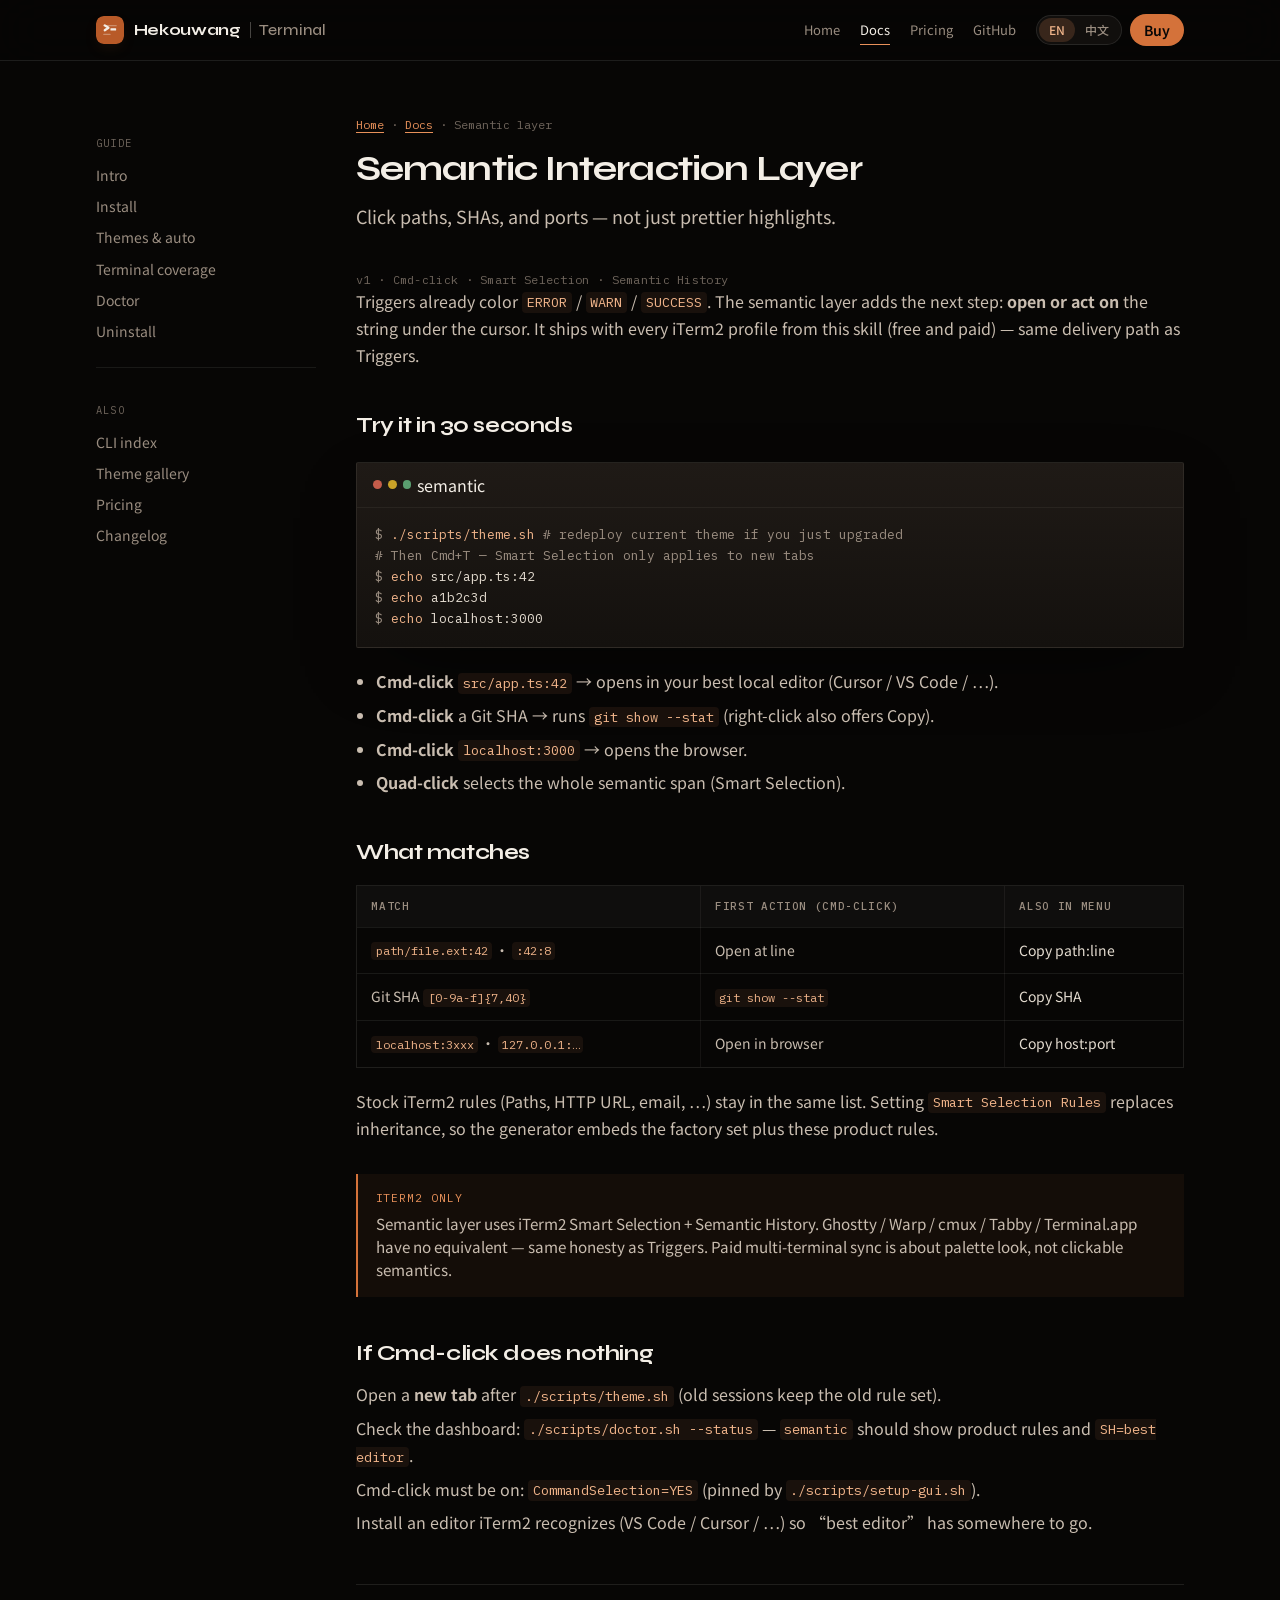
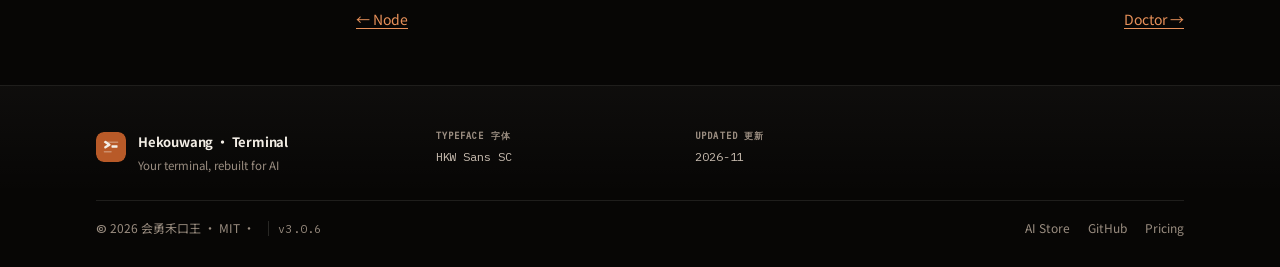
<file: docs/guide/semantic.html>
<!DOCTYPE html>
<html lang="zh-CN" class="lang-zh">
<head>
<meta charset="utf-8">
<script>
/* Sync lang before paint: ?lang -> localStorage -> navigator */
(function(){try{var K='hkw-lang',q=null;try{q=new URLSearchParams(location.search).get('lang')}catch(e){}
if(q!=='zh'&&q!=='en')q=null;var s=q;if(!s)try{s=localStorage.getItem(K)}catch(e){}
if(s!=='zh'&&s!=='en')s=/^zh/i.test(navigator.language||'')?'zh':'en';
if(s==='zh')document.documentElement.classList.add('lang-zh');
document.documentElement.lang=s==='zh'?'zh-CN':'en';
if(q)try{localStorage.setItem(K,q)}catch(e){}}catch(e){}})();
</script>
<meta name="viewport" content="width=device-width, initial-scale=1">
<title>Semantic layer · 会勇禾口王·终端工作台</title>
<meta name="description" content="Cmd-click path:line, Git SHA, localhost:port — Semantic Interaction Layer v1.">
<link rel="canonical" href="https://huiyonghkw.github.io/hekouwang-terminal-lite-skill/guide/semantic.html">
<link rel="alternate" type="application/atom+xml" title="更新日志" href="../feed.xml">
<meta property="og:type" content="website">
<meta property="og:site_name" content="会勇禾口王·终端工作台">
<meta property="og:title" content="Semantic layer · 会勇禾口王·终端工作台">
<meta property="og:description" content="Cmd-click path:line, Git SHA, localhost:port — Semantic Interaction Layer v1.">
<meta property="og:url" content="https://huiyonghkw.github.io/hekouwang-terminal-lite-skill/guide/semantic.html">
<meta property="og:image" content="https://huiyonghkw.github.io/hekouwang-terminal-lite-skill/images/og-cover.png">
<meta name="twitter:card" content="summary_large_image">
<script type="application/ld+json">
{
  "@context": "https://schema.org",
  "@type": "BreadcrumbList",
  "itemListElement": [
    {
      "@type": "ListItem",
      "position": 1,
      "name": "首页",
      "item": "https://huiyonghkw.github.io/hekouwang-terminal-lite-skill/"
    },
    {
      "@type": "ListItem",
      "position": 2,
      "name": "文档",
      "item": "https://huiyonghkw.github.io/hekouwang-terminal-lite-skill/guide/"
    },
    {
      "@type": "ListItem",
      "position": 3,
      "name": "语义交互层",
      "item": "https://huiyonghkw.github.io/hekouwang-terminal-lite-skill/guide/semantic.html"
    }
  ]
}
</script>
<link rel="icon" href="../favicon.svg?v=4" type="image/svg+xml">
<link rel="apple-touch-icon" href="../images/apple-touch-icon.png?v=5">
<link rel="shortcut icon" href="/hekouwang-terminal-lite-skill/favicon.svg?v=3" type="image/svg+xml">
<link rel="apple-touch-icon" href="/hekouwang-terminal-lite-skill/favicon.svg?v=3">

<link rel="stylesheet" href="../assets/fonts.css">
<link rel="stylesheet" href="../assets/tw.css">
<link rel="stylesheet" href="../assets/site.css?v=3.3.6">
<script defer src="../assets/toc.js"></script>
</head>
<body class="bg-ink-950 text-ash-100 font-sans antialiased">
<div id="prog"></div>
<header id="site-nav" class="sticky top-0 border-b border-ash-100/10 bg-ink-950/85 backdrop-blur-xl z-50">
  <div class="mx-auto flex max-w-6xl items-center justify-between gap-4 px-5 py-3.5 md:px-8">
    <a href="../index.html" class="brand-mark">
      <img src="../images/icon-skillhub.svg?v=4" width="28" height="28" alt="">
      <span class="brand-lockup text-[0.92rem] md:text-[1rem]">
        <span class="brand-name"><span class="en">Hekouwang</span><span class="zh">会勇禾口王</span></span>
        <span class="brand-div" aria-hidden="true"></span>
        <span class="brand-product"><span class="en">Terminal</span><span class="zh">终端工作台</span></span>
      </span>
    </a>
    <div class="flex items-center gap-5">
<nav class="mh-nav hidden items-center gap-5 text-[0.8125rem] text-ash-400 lg:flex" aria-label="Primary">
      <a class="transition hover:text-ash-100" href="../index.html"><span class="en">Home</span><span class="zh">首页</span></a>
      <a class="text-ash-100" href="../guide/index.html" aria-current="page"><span class="en">Docs</span><span class="zh">文档</span></a>
      <a class="transition hover:text-ash-100" href="../pricing.html"><span class="en">Pricing</span><span class="zh">定价</span></a>
      <a class="transition hover:text-ash-100" href="https://github.com/huiyonghkw/hekouwang-terminal-lite-skill">GitHub</a>
    </nav>
    <div class="flex items-center gap-2">
      <div class="toggle flex rounded-full border border-ash-100/10 bg-ink-800/60 p-0.5 text-xs font-medium" role="group" aria-label="Language">
        <button id="btn-en" class="rounded-full px-2.5 py-1 text-ash-400 transition" aria-pressed="true">EN</button>
        <button id="btn-zh" class="rounded-full px-2.5 py-1 text-ash-400 transition" aria-pressed="false">中文</button>
      </div>
      <a href="../pricing.html" class="btn-mag btn-mag--ember hidden rounded-full bg-ember-500 px-3.5 py-1.5 text-sm font-semibold text-ink-950 transition hover:bg-ember-400 sm:inline-flex"><span class="en">Buy</span><span class="zh">购买</span></a>
      <button id="nav-toggle" class="inline-flex h-9 w-9 items-center justify-center rounded-full border border-ash-100/10 text-ash-200 lg:hidden" aria-expanded="false" aria-controls="mobile-nav" aria-label="Menu">
        <svg width="18" height="18" viewBox="0 0 24 24" fill="none" stroke="currentColor" stroke-width="1.8"><path d="M4 7h16M4 12h16M4 17h16"/></svg>
      </button>
    </div>
    </div>
  </div>
  <div id="mobile-nav" class="border-t border-ash-100/10 bg-ink-950/95 px-5 py-4 backdrop-blur-xl lg:hidden">
    <div class="flex flex-col gap-3 text-sm text-ash-200">
      <a href="../index.html"><span class="en">Home</span><span class="zh">首页</span></a>
      <a href="../guide/index.html"><span class="en">Docs</span><span class="zh">文档</span></a>
      <a href="../pricing.html"><span class="en">Pricing</span><span class="zh">定价</span></a>
      <a href="https://github.com/huiyonghkw/hekouwang-terminal-lite-skill">GitHub</a>
    </div>
  </div>
</header>
<div class="mx-auto max-w-6xl"><div class="docgrid mx-auto grid max-w-6xl gap-10 px-5 py-10 md:grid-cols-[220px_1fr] md:px-8 md:py-14">
<aside class="side hidden text-sm text-ash-400 md:block" aria-label="Docs">
<style>.side a{display:block;padding:.35rem 0;color:#9a8d80}.side a:hover{color:#f3eee6}.side a[aria-current=page]{color:#e8915a}.side .st{font-family:IBM Plex Mono,monospace;font-size:.65rem;letter-spacing:.12em;text-transform:uppercase;color:#6f655c;margin:1rem 0 .4rem}.side .grp{margin-top:1.25rem;padding-top:1rem;border-top:1px solid rgba(243,238,230,.08)}</style>
  <div class="st"><span class="en">Guide</span><span class="zh">指南</span></div>
  <a href="../guide/index.html"><span class="en">Intro</span><span class="zh">简介</span></a>
  <a href="../guide/install.html"><span class="en">Install</span><span class="zh">安装</span></a>
  <a href="../guide/theme.html"><span class="en">Themes &amp; auto</span><span class="zh">换肤与跟随</span></a>
  <a href="../guide/terminals.html"><span class="en">Terminal coverage</span><span class="zh">终端覆盖</span></a>
  <a href="../guide/doctor.html"><span class="en">Doctor</span><span class="zh">体检</span></a>
  <a href="../guide/uninstall.html"><span class="en">Uninstall</span><span class="zh">卸载</span></a>
  <div class="grp">
    <div class="st"><span class="en">Also</span><span class="zh">另见</span></div>
    <a href="../tools/index.html"><span class="en">CLI index</span><span class="zh">脚本索引</span></a>
    <a href="../themes/index.html"><span class="en">Theme gallery</span><span class="zh">主题画廊</span></a>
    <a href="../pricing.html"><span class="en">Pricing</span><span class="zh">定价</span></a>
    <a href="../changelog.html"><span class="en">Changelog</span><span class="zh">更新日志</span></a>
  </div>
</aside>
<article class="doc prose-hkw min-w-0">
<div class="crumb mb-4 font-mono text-xs text-ash-500"><a href="../index.html"><span class="en">Home</span><span class="zh">首页</span></a> · <a href="../guide/index.html"><span class="en">Docs</span><span class="zh">文档</span></a> · <span class="en">Semantic layer</span><span class="zh">语义交互层</span></div>
<h1 class="font-display text-3xl font-bold tracking-tight text-ash-100 md:text-4xl"><span class="en">Semantic Interaction Layer</span><span class="zh">语义交互层</span></h1>
<p class="lead mt-3 text-lg text-ash-300"><span class="en">Click paths, SHAs, and ports — not just prettier highlights.</span><span class="zh">点路径、SHA、端口 —— 不只是更好看的高亮。</span></p>

<div class="h2sub mt-2 font-mono text-xs tracking-wide text-ash-500">v1 · Cmd-click · Smart Selection · Semantic History</div>
<p><span class="en">Triggers already color <code>ERROR</code> / <code>WARN</code> / <code>SUCCESS</code>. The semantic layer adds the next step: <b>open or act on</b> the string under the cursor. It ships with every iTerm2 profile from this skill (free and paid) — same delivery path as Triggers.</span><span class="zh">Triggers 已经给 <code>ERROR</code> / <code>WARN</code> / <code>SUCCESS</code> 上色。语义层补的是下一步：对光标下的字符串<strong>点开或执行动作</strong>。随本技能每一份 iTerm2 Profile 交付（Lite 版与专业版都有）—— 和 Triggers 同一条交付路径。</span></p>

<h2><span class="en">Try it in 30 seconds</span><span class="zh">30 秒试一遍</span></h2>
<div class="term term-chrome my-5 overflow-hidden rounded-sm"><div class="dots flex items-center gap-1.5 border-b border-ash-100/5 px-4 py-2.5"><i></i><i></i><i></i><span>semantic</span></div>
<pre class="sc"><span class="p">$</span> <span class="o">./scripts/theme.sh</span> <span class="cm"># <span class="en">redeploy current theme if you just upgraded</span><span class="zh">刚升级就先重部署当前主题</span></span>
<span class="cm"># <span class="en">Then Cmd+T — Smart Selection only applies to new tabs</span><span class="zh">然后 Cmd+T —— Smart Selection 只对新 tab 生效</span></span>
<span class="p">$</span> <span class="o">echo</span> src/app.ts:42
<span class="p">$</span> <span class="o">echo</span> a1b2c3d
<span class="p">$</span> <span class="o">echo</span> localhost:3000</pre></div>
<ul>
<li><span class="en"><b>Cmd-click</b> <code>src/app.ts:42</code> → opens in your best local editor (Cursor / VS Code / …).</span><span class="zh"><b>Cmd-click</b> <code>src/app.ts:42</code> → 用本机最佳编辑器打开（Cursor / VS Code …）。</span></li>
<li><span class="en"><b>Cmd-click</b> a Git SHA → runs <code>git show --stat</code> (right-click also offers Copy).</span><span class="zh"><b>Cmd-click</b> Git SHA → 跑 <code>git show --stat</code>（右键还可 Copy）。</span></li>
<li><span class="en"><b>Cmd-click</b> <code>localhost:3000</code> → opens the browser.</span><span class="zh"><b>Cmd-click</b> <code>localhost:3000</code> → 打开浏览器。</span></li>
<li><span class="en"><b>Quad-click</b> selects the whole semantic span (Smart Selection).</span><span class="zh"><b>四击</b>按 Smart Selection 选中整段语义串。</span></li>
</ul>

<h2><span class="en">What matches</span><span class="zh">匹配什么</span></h2>
<div class="tablewrap"><table>
<thead><tr><th><span class="en">Match</span><span class="zh">匹配</span></th><th><span class="en">First action (Cmd-click)</span><span class="zh">第一条动作（Cmd-click）</span></th><th><span class="en">Also in menu</span><span class="zh">右键还可</span></th></tr></thead>
<tbody>
<tr><td><code>path/file.ext:42</code> · <code>:42:8</code></td><td><span class="en">Open at line</span><span class="zh">打开到行</span></td><td>Copy path:line</td></tr>
<tr><td>Git SHA <code>[0-9a-f]{7,40}</code></td><td><code>git show --stat</code></td><td>Copy SHA</td></tr>
<tr><td><code>localhost:3xxx</code> · <code>127.0.0.1:…</code></td><td><span class="en">Open in browser</span><span class="zh">浏览器打开</span></td><td>Copy host:port</td></tr>
</tbody></table></div>
<p><span class="en">Stock iTerm2 rules (Paths, HTTP URL, email, …) stay in the same list. Setting <code>Smart Selection Rules</code> replaces inheritance, so the generator embeds the factory set plus these product rules.</span><span class="zh">iTerm2 出厂规则（Paths、HTTP URL、邮箱…）留在同一份列表里。写了 <code>Smart Selection Rules</code> 会整表替换继承，所以生成器必须自带出厂组 + 产品规则。</span></p>

<div class="ask"><span class="lb">iTerm2 only</span>
<span class="en">Semantic layer uses iTerm2 Smart Selection + Semantic History. Ghostty / Warp / cmux / Tabby / Terminal.app have no equivalent — same honesty as Triggers. Paid multi-terminal sync is about palette look, not clickable semantics.</span><span class="zh">语义层依赖 iTerm2 的 Smart Selection + Semantic History。Ghostty / Warp / cmux / Tabby / 自带终端没有对应物 —— 和 Triggers 同一条诚实边界。付费多终端同步管的是配色观感，不是可点语义。</span>
</div>

<h2><span class="en">If Cmd-click does nothing</span><span class="zh">Cmd-click 没反应时</span></h2>
<ol>
<li><span class="en">Open a <b>new tab</b> after <code>./scripts/theme.sh</code> (old sessions keep the old rule set).</span><span class="zh"><code>./scripts/theme.sh</code> 之后<strong>新开 tab</strong>（老会话还留着旧规则集）。</span></li>
<li><span class="en">Check the dashboard: <code>./scripts/doctor.sh --status</code> — <code>semantic</code> should show product rules and <code>SH=best editor</code>.</span><span class="zh">先看仪表盘：<code>./scripts/doctor.sh --status</code> —— <code>semantic</code> 行应有产品规则和 <code>SH=best editor</code>。</span></li>
<li><span class="en">Cmd-click must be on: <code>CommandSelection=YES</code> (pinned by <code>./scripts/setup-gui.sh</code>).</span><span class="zh">Cmd-click 必须开着：<code>CommandSelection=YES</code>（<code>./scripts/setup-gui.sh</code> 会钉住）。</span></li>
<li><span class="en">Install an editor iTerm2 recognizes (VS Code / Cursor / …) so “best editor” has somewhere to go.</span><span class="zh">装一个 iTerm2 认得出的编辑器（VS Code / Cursor …），「最佳编辑器」才有地方可去。</span></li>
</ol>

<div class="pager mt-12 flex justify-between border-t border-ash-100/10 pt-6 text-sm text-ash-400"><a href="../guide/node.html">← <span class="en">Node</span><span class="zh">Node</span></a><a href="../guide/doctor.html"><span class="en">Doctor</span><span class="zh">体检</span> →</a></div>
</article>
</div></div>
<footer class="site-footer">
  <div class="site-footer-inner">
    <div class="footer-top">
      <div class="footer-brand">
        <img src="../images/icon-skillhub.svg?v=4" width="30" height="30" alt="">
        <div>
          <b><span class="zh">会勇禾口王 · 终端工作台</span><span class="en">Hekouwang · Terminal</span></b>
          <span><span class="zh">AI 时代的终端，值得重新配一次</span><span class="en">Your terminal, rebuilt for AI</span></span>
        </div>
      </div>
      <div class="footer-col"><span class="footer-k">TYPEFACE 字体</span><span>HKW Sans SC</span></div>
      <div class="footer-col"><span class="footer-k">UPDATED 更新</span><span>2026-11</span></div>
    </div>
    <div class="footer-bottom">
      <span>© 2026 会勇禾口王 · MIT · <!-- BEGIN:GENERATED:VERSION --><span class="ver-badge">v3.0.6</span><!-- END:GENERATED:VERSION --></span>
      <div class="footer-links">
        <a href="https://skillpay.alipay.com/public/huiyonghkw" target="_blank" rel="noopener noreferrer"><span class="zh">AI 商店</span><span class="en">AI Store</span></a>
        <a href="https://github.com/huiyonghkw/hekouwang-terminal-lite-skill" target="_blank" rel="noopener noreferrer">GitHub</a>
        <a href="../pricing.html"><span class="zh">定价</span><span class="en">Pricing</span></a>
      </div>
    </div>
  </div>
</footer>
<script src="../assets/site.js?v=3.0.4"></script>
</body>
</html>
</file>
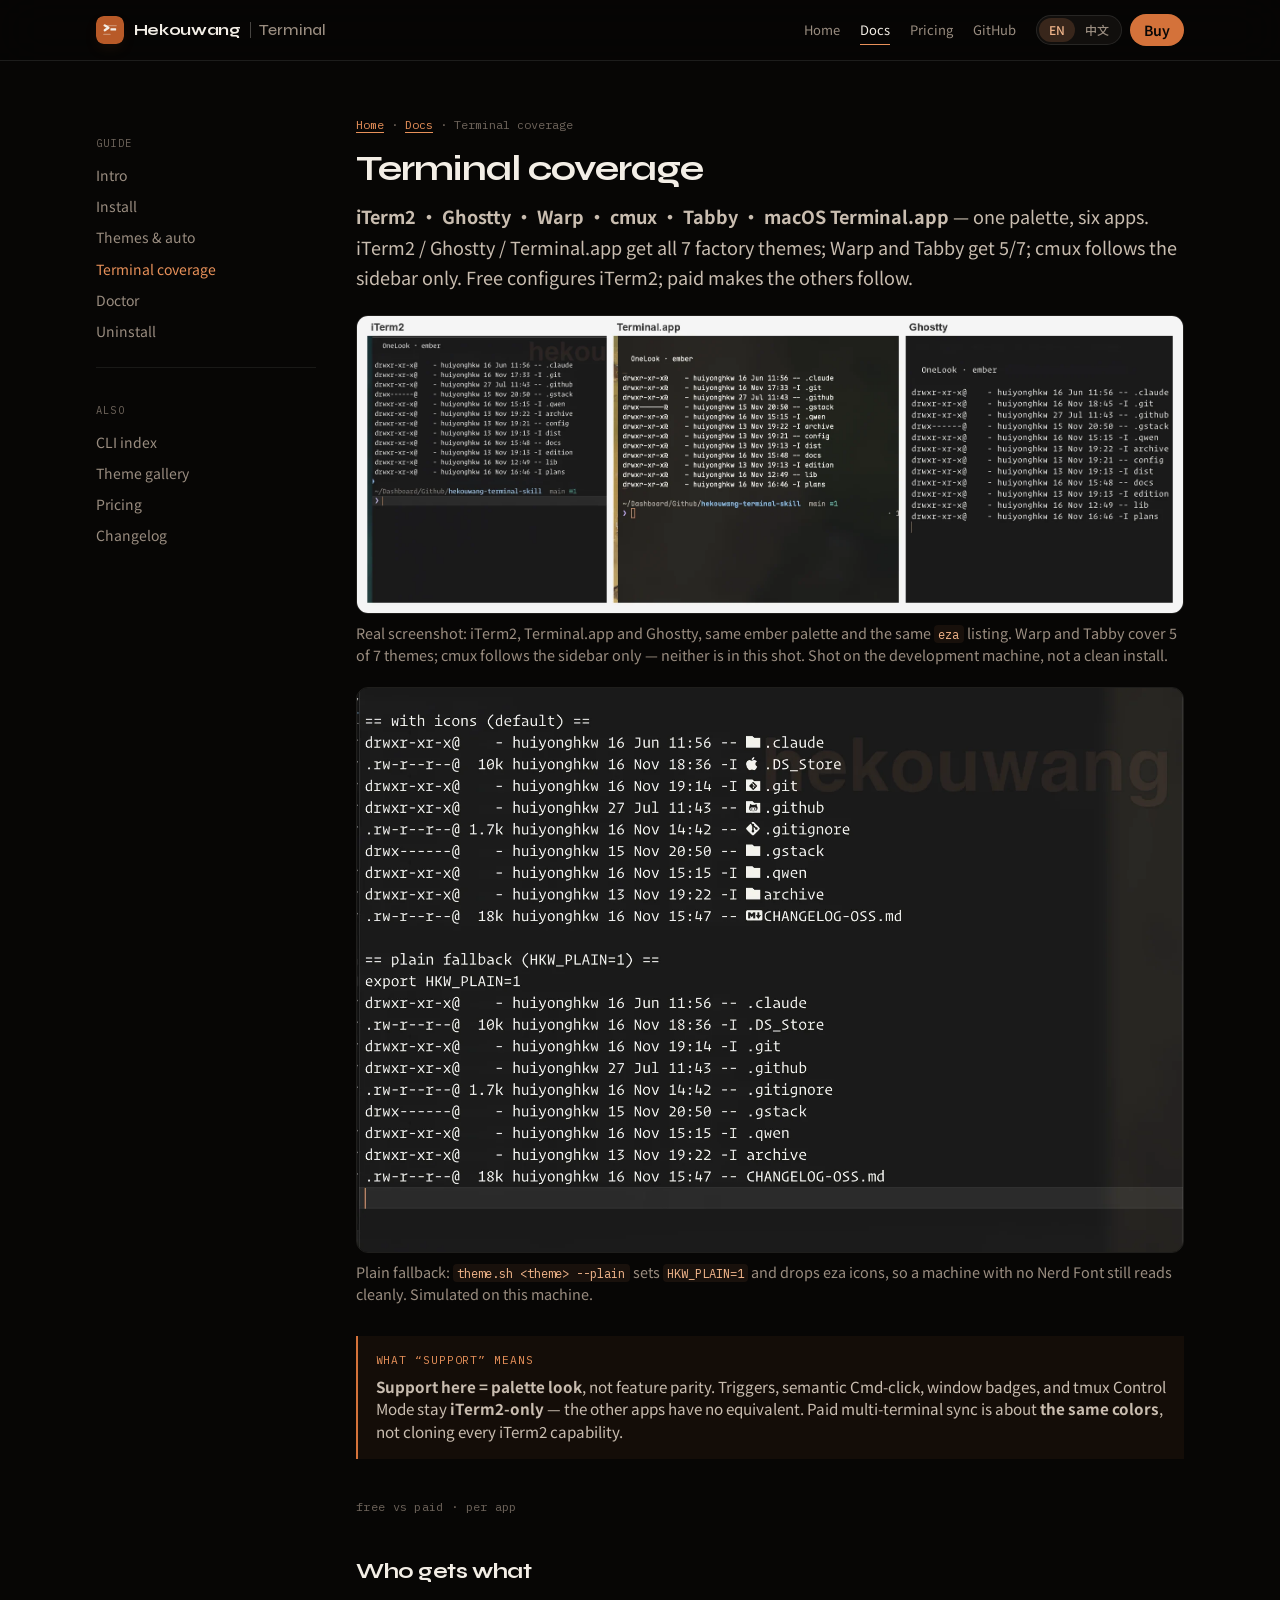
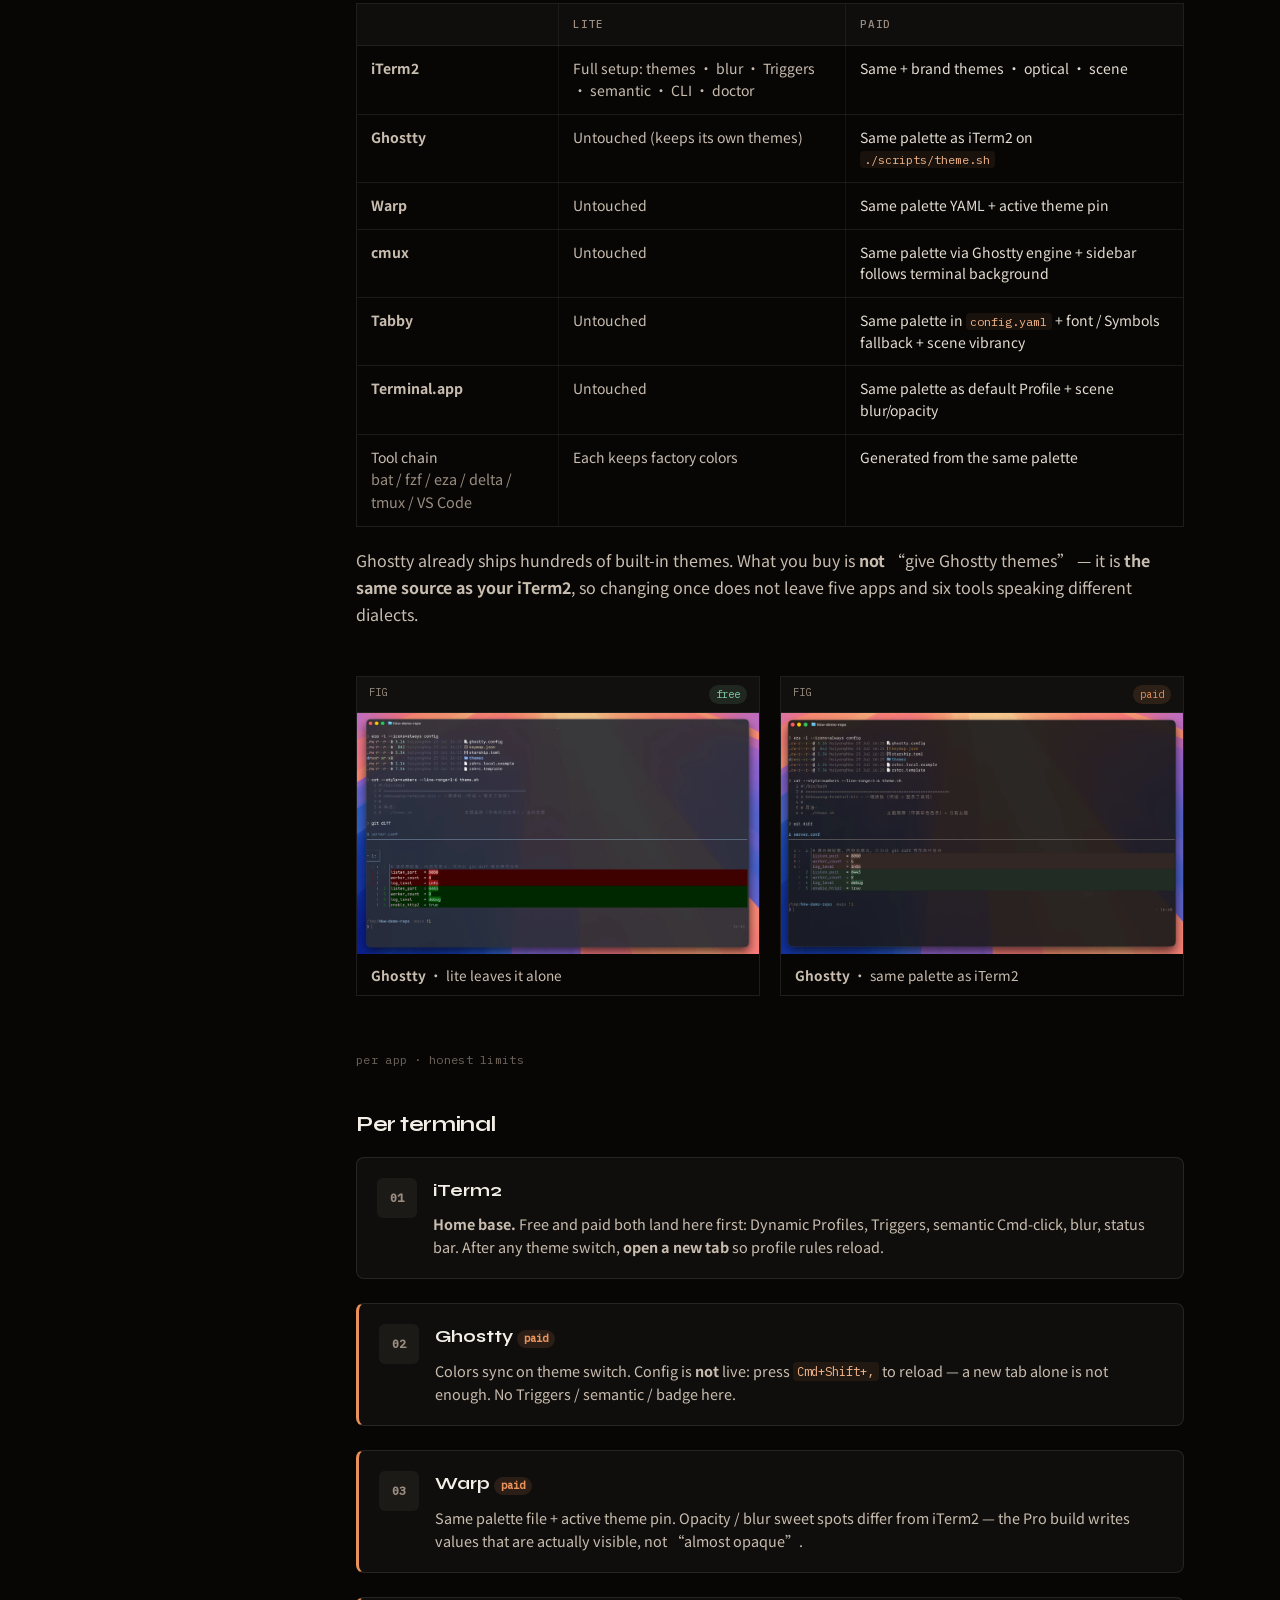
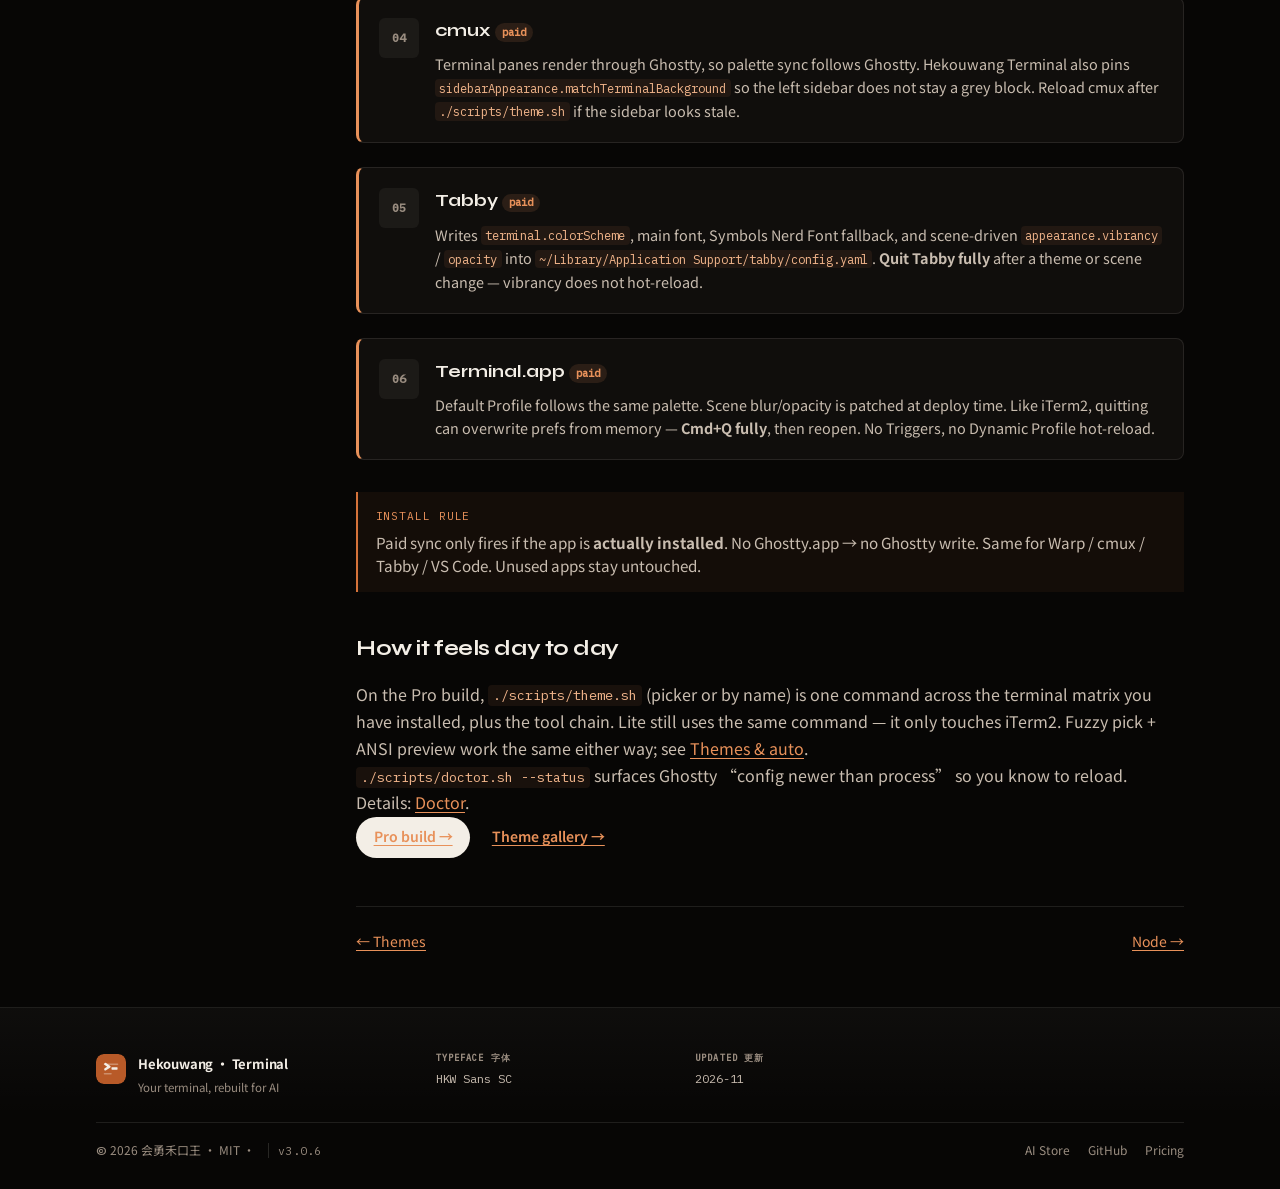
<file: docs/guide/terminals.html>
<!DOCTYPE html>
<html lang="zh-CN" class="lang-zh">
<head>
<meta charset="utf-8">
<script>
/* Sync lang before paint: ?lang -> localStorage -> navigator */
(function(){try{var K='hkw-lang',q=null;try{q=new URLSearchParams(location.search).get('lang')}catch(e){}
if(q!=='zh'&&q!=='en')q=null;var s=q;if(!s)try{s=localStorage.getItem(K)}catch(e){}
if(s!=='zh'&&s!=='en')s=/^zh/i.test(navigator.language||'')?'zh':'en';
if(s==='zh')document.documentElement.classList.add('lang-zh');
document.documentElement.lang=s==='zh'?'zh-CN':'en';
if(q)try{localStorage.setItem(K,q)}catch(e){}}catch(e){}})();
</script>
<meta name="viewport" content="width=device-width, initial-scale=1">
<title>Terminal coverage · 会勇禾口王·终端工作台</title>
<meta name="description" content="iTerm2 · Ghostty · Warp · cmux · Tabby · Terminal.app — what each tier syncs, and what stays iTerm2-only.">
<link rel="canonical" href="https://huiyonghkw.github.io/hekouwang-terminal-lite-skill/guide/terminals.html">
<link rel="alternate" type="application/atom+xml" title="更新日志" href="../feed.xml">
<meta property="og:type" content="website">
<meta property="og:site_name" content="会勇禾口王·终端工作台">
<meta property="og:title" content="Terminal coverage · 会勇禾口王·终端工作台">
<meta property="og:description" content="iTerm2 · Ghostty · Warp · cmux · Tabby · Terminal.app — what each tier syncs, and what stays iTerm2-only.">
<meta property="og:url" content="https://huiyonghkw.github.io/hekouwang-terminal-lite-skill/guide/terminals.html">
<meta property="og:image" content="https://huiyonghkw.github.io/hekouwang-terminal-lite-skill/images/og-cover.png">
<meta name="twitter:card" content="summary_large_image">
<script type="application/ld+json">
{
  "@context": "https://schema.org",
  "@type": "BreadcrumbList",
  "itemListElement": [
    {
      "@type": "ListItem",
      "position": 1,
      "name": "首页",
      "item": "https://huiyonghkw.github.io/hekouwang-terminal-lite-skill/"
    },
    {
      "@type": "ListItem",
      "position": 2,
      "name": "文档",
      "item": "https://huiyonghkw.github.io/hekouwang-terminal-lite-skill/guide/"
    },
    {
      "@type": "ListItem",
      "position": 3,
      "name": "终端覆盖",
      "item": "https://huiyonghkw.github.io/hekouwang-terminal-lite-skill/guide/terminals.html"
    }
  ]
}
</script>
<link rel="icon" href="../favicon.svg?v=4" type="image/svg+xml">
<link rel="apple-touch-icon" href="../images/apple-touch-icon.png?v=5">
<link rel="shortcut icon" href="/hekouwang-terminal-lite-skill/favicon.svg?v=3" type="image/svg+xml">
<link rel="apple-touch-icon" href="/hekouwang-terminal-lite-skill/favicon.svg?v=3">

<link rel="stylesheet" href="../assets/fonts.css">
<link rel="stylesheet" href="../assets/tw.css">
<link rel="stylesheet" href="../assets/site.css?v=3.3.6">
<script defer src="../assets/toc.js"></script>
</head>
<body class="bg-ink-950 text-ash-100 font-sans antialiased">
<div id="prog"></div>
<header id="site-nav" class="sticky top-0 border-b border-ash-100/10 bg-ink-950/85 backdrop-blur-xl z-50">
  <div class="mx-auto flex max-w-6xl items-center justify-between gap-4 px-5 py-3.5 md:px-8">
    <a href="../index.html" class="brand-mark">
      <img src="../images/icon-skillhub.svg?v=4" width="28" height="28" alt="">
      <span class="brand-lockup text-[0.92rem] md:text-[1rem]">
        <span class="brand-name"><span class="en">Hekouwang</span><span class="zh">会勇禾口王</span></span>
        <span class="brand-div" aria-hidden="true"></span>
        <span class="brand-product"><span class="en">Terminal</span><span class="zh">终端工作台</span></span>
      </span>
    </a>
    <div class="flex items-center gap-5">
<nav class="mh-nav hidden items-center gap-5 text-[0.8125rem] text-ash-400 lg:flex" aria-label="Primary">
      <a class="transition hover:text-ash-100" href="../index.html"><span class="en">Home</span><span class="zh">首页</span></a>
      <a class="text-ash-100" href="../guide/index.html" aria-current="page"><span class="en">Docs</span><span class="zh">文档</span></a>
      <a class="transition hover:text-ash-100" href="../pricing.html"><span class="en">Pricing</span><span class="zh">定价</span></a>
      <a class="transition hover:text-ash-100" href="https://github.com/huiyonghkw/hekouwang-terminal-lite-skill">GitHub</a>
    </nav>
    <div class="flex items-center gap-2">
      <div class="toggle flex rounded-full border border-ash-100/10 bg-ink-800/60 p-0.5 text-xs font-medium" role="group" aria-label="Language">
        <button id="btn-en" class="rounded-full px-2.5 py-1 text-ash-400 transition" aria-pressed="true">EN</button>
        <button id="btn-zh" class="rounded-full px-2.5 py-1 text-ash-400 transition" aria-pressed="false">中文</button>
      </div>
      <a href="../pricing.html" class="btn-mag btn-mag--ember hidden rounded-full bg-ember-500 px-3.5 py-1.5 text-sm font-semibold text-ink-950 transition hover:bg-ember-400 sm:inline-flex"><span class="en">Buy</span><span class="zh">购买</span></a>
      <button id="nav-toggle" class="inline-flex h-9 w-9 items-center justify-center rounded-full border border-ash-100/10 text-ash-200 lg:hidden" aria-expanded="false" aria-controls="mobile-nav" aria-label="Menu">
        <svg width="18" height="18" viewBox="0 0 24 24" fill="none" stroke="currentColor" stroke-width="1.8"><path d="M4 7h16M4 12h16M4 17h16"/></svg>
      </button>
    </div>
    </div>
  </div>
  <div id="mobile-nav" class="border-t border-ash-100/10 bg-ink-950/95 px-5 py-4 backdrop-blur-xl lg:hidden">
    <div class="flex flex-col gap-3 text-sm text-ash-200">
      <a href="../index.html"><span class="en">Home</span><span class="zh">首页</span></a>
      <a href="../guide/index.html"><span class="en">Docs</span><span class="zh">文档</span></a>
      <a href="../pricing.html"><span class="en">Pricing</span><span class="zh">定价</span></a>
      <a href="https://github.com/huiyonghkw/hekouwang-terminal-lite-skill">GitHub</a>
    </div>
  </div>
</header>
<div class="mx-auto max-w-6xl"><div class="docgrid mx-auto grid max-w-6xl gap-10 px-5 py-10 md:grid-cols-[220px_1fr] md:px-8 md:py-14">
<aside class="side hidden text-sm text-ash-400 md:block" aria-label="Docs">
<style>.side a{display:block;padding:.35rem 0;color:#9a8d80}.side a:hover{color:#f3eee6}.side a[aria-current=page]{color:#e8915a}.side .st{font-family:IBM Plex Mono,monospace;font-size:.65rem;letter-spacing:.12em;text-transform:uppercase;color:#6f655c;margin:1rem 0 .4rem}.side .grp{margin-top:1.25rem;padding-top:1rem;border-top:1px solid rgba(243,238,230,.08)}</style>
  <div class="st"><span class="en">Guide</span><span class="zh">指南</span></div>
  <a href="../guide/index.html"><span class="en">Intro</span><span class="zh">简介</span></a>
  <a href="../guide/install.html"><span class="en">Install</span><span class="zh">安装</span></a>
  <a href="../guide/theme.html"><span class="en">Themes &amp; auto</span><span class="zh">换肤与跟随</span></a>
  <a href="../guide/terminals.html" aria-current="page"><span class="en">Terminal coverage</span><span class="zh">终端覆盖</span></a>
  <a href="../guide/doctor.html"><span class="en">Doctor</span><span class="zh">体检</span></a>
  <a href="../guide/uninstall.html"><span class="en">Uninstall</span><span class="zh">卸载</span></a>
  <div class="grp">
    <div class="st"><span class="en">Also</span><span class="zh">另见</span></div>
    <a href="../tools/index.html"><span class="en">CLI index</span><span class="zh">脚本索引</span></a>
    <a href="../themes/index.html"><span class="en">Theme gallery</span><span class="zh">主题画廊</span></a>
    <a href="../pricing.html"><span class="en">Pricing</span><span class="zh">定价</span></a>
    <a href="../changelog.html"><span class="en">Changelog</span><span class="zh">更新日志</span></a>
  </div>
</aside>
<article class="doc prose-hkw min-w-0">
<div class="crumb mb-4 font-mono text-xs text-ash-500"><a href="../index.html"><span class="en">Home</span><span class="zh">首页</span></a> · <a href="../guide/index.html"><span class="en">Docs</span><span class="zh">文档</span></a> · <span class="en">Terminal coverage</span><span class="zh">终端覆盖</span></div>
<h1 class="font-display text-3xl font-bold tracking-tight text-ash-100 md:text-4xl"><span class="en">Terminal coverage</span><span class="zh">终端覆盖</span></h1>
<p class="lead mt-3 text-lg text-ash-300"><span class="en"><b>iTerm2 · Ghostty · Warp · cmux · Tabby · macOS Terminal.app</b> — one palette, six apps. iTerm2 / Ghostty / Terminal.app get all 7 factory themes; Warp and Tabby get 5/7; cmux follows the sidebar only. Free configures iTerm2; paid makes the others follow.</span><span class="zh"><b>iTerm2 · Ghostty · Warp · cmux · Tabby · macOS 自带终端</b> —— 一份色板，六个 App。iTerm2 / Ghostty / 自带终端覆盖全部 7 套；Warp / Tabby 各 5/7；cmux 只跟随侧栏。Lite 版配好 iTerm2；专业版让另外五个跟着走。</span></p>

<figure style="margin:22px 0">
  <img src="../images/terminal-matrix.webp" width="1917" height="690" loading="lazy" decoding="async"
       style="max-width:100%;border:1px solid var(--border);border-radius:12px"
       alt="iTerm2、Terminal.app 与 Ghostty 并排，同一份 ember 色板">
  <figcaption class="muted" style="margin-top:8px"><span class="en">Real screenshot: iTerm2, Terminal.app and Ghostty, same ember palette and the same <code>eza</code> listing. Warp and Tabby cover 5 of 7 themes; cmux follows the sidebar only — neither is in this shot. Shot on the development machine, not a clean install.</span><span class="zh">真机截图：iTerm2、Terminal.app、Ghostty 三端，同一份 ember 色板、同一份 <code>eza</code> 目录列表。Warp / Tabby 覆盖 5/7 主题，cmux 只跟随侧栏，因此未纳入；截图来自开发机，不是干净安装环境。</span></figcaption>
</figure>

<figure style="margin:22px 0">
  <img src="../images/plain-fallback.webp" width="1524" height="1040" loading="lazy" decoding="async"
       style="max-width:100%;border:1px solid var(--border);border-radius:12px"
       alt="HKW_PLAIN=1 时 eza 关闭图标，纯文本降级">
  <figcaption class="muted" style="margin-top:8px"><span class="en">Plain fallback: <code>theme.sh &lt;theme&gt; --plain</code> sets <code>HKW_PLAIN=1</code> and drops eza icons, so a machine with no Nerd Font still reads cleanly. Simulated on this machine.</span><span class="zh">纯文本降级：<code>theme.sh &lt;主题&gt; --plain</code> 写 <code>HKW_PLAIN=1</code>，关闭 eza 图标；没有 Nerd Font 的机器也能读。本机模拟。</span></figcaption>
</figure>

<div class="ask"><span class="lb">what “support” means</span>
<span class="en"><b>Support here = palette look</b>, not feature parity. Triggers, semantic Cmd-click, window badges, and tmux Control Mode stay <b>iTerm2-only</b> — the other apps have no equivalent. Paid multi-terminal sync is about <b>the same colors</b>, not cloning every iTerm2 capability.</span><span class="zh"><b>这里的「支持」＝配色观感</b>，不是功能对等。Triggers、语义 Cmd-click、窗口水印、tmux Control Mode 仍是 <b>iTerm2 独家</b> —— 另外五个 App 没有对应物。付费多终端同步管的是<strong>同色</strong>，不是把 iTerm2 每一项都搬过去。</span>
</div>

<div class="h2sub mt-2 font-mono text-xs tracking-wide text-ash-500">free vs paid · per app</div>
<h2><span class="en">Who gets what</span><span class="zh">谁拿到什么</span></h2>
<div class="tablewrap"><table>
<thead><tr>
  <th></th>
  <th><span class="en">Lite</span><span class="zh">Lite 版</span></th>
  <th><span class="en">Paid</span><span class="zh">专业版</span></th>
</tr></thead>
<tbody>
<tr>
  <td><b>iTerm2</b></td>
  <td class="y"><span class="en">Full setup: themes · blur · Triggers · semantic · CLI · doctor</span><span class="zh">整套：主题 · 毛玻璃 · Triggers · 语义 · CLI · 体检</span></td>
  <td class="v"><span class="en">Same + brand themes · optical · scene</span><span class="zh">同上 + 品牌主题 · 光学 · 场景</span></td>
</tr>
<tr>
  <td><b>Ghostty</b></td>
  <td class="n"><span class="en">Untouched (keeps its own themes)</span><span class="zh">不动（继续用自带主题）</span></td>
  <td class="v"><span class="en">Same palette as iTerm2 on <code>./scripts/theme.sh</code></span><span class="zh"><code>./scripts/theme.sh</code> 时与 iTerm2 同色</span></td>
</tr>
<tr>
  <td><b>Warp</b></td>
  <td class="n"><span class="en">Untouched</span><span class="zh">不动</span></td>
  <td class="v"><span class="en">Same palette YAML + active theme pin</span><span class="zh">同色 YAML + 钉住当前主题</span></td>
</tr>
<tr>
  <td><b>cmux</b></td>
  <td class="n"><span class="en">Untouched</span><span class="zh">不动</span></td>
  <td class="v"><span class="en">Same palette via Ghostty engine + sidebar follows terminal background</span><span class="zh">走 Ghostty 渲染同色 + 侧栏背景跟随终端</span></td>
</tr>
<tr>
  <td><b>Tabby</b></td>
  <td class="n"><span class="en">Untouched</span><span class="zh">不动</span></td>
  <td class="v"><span class="en">Same palette in <code>config.yaml</code> + font / Symbols fallback + scene vibrancy</span><span class="zh">同色写进 <code>config.yaml</code> + 字体 / Symbols 兜底 + 场景透明度</span></td>
</tr>
<tr>
  <td><b>Terminal.app</b></td>
  <td class="n"><span class="en">Untouched</span><span class="zh">不动</span></td>
  <td class="v"><span class="en">Same palette as default Profile + scene blur/opacity</span><span class="zh">同色写进默认 Profile + 场景毛玻璃/透明度</span></td>
</tr>
<tr>
  <td><span class="en">Tool chain</span><span class="zh">工具链</span><br><span class="muted">bat / fzf / eza / delta / tmux / VS Code</span></td>
  <td class="n"><span class="en">Each keeps factory colors</span><span class="zh">各自出厂色</span></td>
  <td class="v"><span class="en">Generated from the same palette</span><span class="zh">同一份色板生成</span></td>
</tr>
</tbody></table></div>

<p><span class="en">Ghostty already ships hundreds of built-in themes. What you buy is <b>not</b> “give Ghostty themes” — it is <b>the same source as your iTerm2</b>, so changing once does not leave five apps and six tools speaking different dialects.</span><span class="zh">Ghostty 自带几百套主题。买的不是「给 Ghostty 塞主题」—— 是<strong>与 iTerm2 同源</strong>，换一次不会留下五个 App、六种工具各说各话。</span></p>

<div class="cmp">
  <div class="fig"><div class="hd"><span class="no">FIG</span><span class="tag tag-free">free</span></div>
    <img src="../images/cmp-ghostty-free.webp" alt="Ghostty free — own colors" loading="lazy">
    <div class="cap"><b>Ghostty</b> · <span class="en">lite leaves it alone</span><span class="zh">Lite 版不动它</span></div></div>
  <div class="fig"><div class="hd"><span class="no">FIG</span><span class="tag tag-paid">paid</span></div>
    <img src="../images/cmp-ghostty-paid.webp" alt="Ghostty paid — same as iTerm2" loading="lazy">
    <div class="cap"><b>Ghostty</b> · <span class="en">same palette as iTerm2</span><span class="zh">与 iTerm2 同色</span></div></div>
</div>

<div class="h2sub mt-2 font-mono text-xs tracking-wide text-ash-500">per app · honest limits</div>
<h2><span class="en">Per terminal</span><span class="zh">逐个终端</span></h2>

<div class="rows">
  <div class="row"><div class="sq">01</div><div>
    <div class="tt">iTerm2</div>
    <div class="ds"><span class="en"><b>Home base.</b> Free and paid both land here first: Dynamic Profiles, Triggers, semantic Cmd-click, blur, status bar. After any theme switch, <b>open a new tab</b> so profile rules reload.</span><span class="zh"><b>大本营。</b>开源与付费都先落在这里：Dynamic Profile、Triggers、语义 Cmd-click、毛玻璃、状态栏。换肤后<strong>新开 tab</strong>，规则才生效。</span></div>
  </div></div>
  <div class="row v"><div class="sq">02</div><div>
    <div class="tt">Ghostty <span class="tag tag-paid">paid</span></div>
    <div class="ds"><span class="en">Colors sync on theme switch. Config is <b>not</b> live: press <code>Cmd+Shift+,</code> to reload — a new tab alone is not enough. No Triggers / semantic / badge here.</span><span class="zh">换肤时同步配色。配置<strong>不会</strong>保存即生效：按 <code>Cmd+Shift+,</code> 重载 —— 只开新标签不够。没有 Triggers / 语义 / 水印。</span></div>
  </div></div>
  <div class="row v"><div class="sq">03</div><div>
    <div class="tt">Warp <span class="tag tag-paid">paid</span></div>
    <div class="ds"><span class="en">Same palette file + active theme pin. Opacity / blur sweet spots differ from iTerm2 — the Pro build writes values that are actually visible, not “almost opaque”.</span><span class="zh">同色文件 + 钉住当前主题。透明度 / 毛玻璃甜区与 iTerm2 不同 —— 专业版写的是肉眼能看出差别的值，不是「几乎不透明」。</span></div>
  </div></div>
  <div class="row v"><div class="sq">04</div><div>
    <div class="tt">cmux <span class="tag tag-paid">paid</span></div>
    <div class="ds"><span class="en">Terminal panes render through Ghostty, so palette sync follows Ghostty. Hekouwang Terminal also pins <code>sidebarAppearance.matchTerminalBackground</code> so the left sidebar does not stay a grey block. Reload cmux after <code>./scripts/theme.sh</code> if the sidebar looks stale.</span><span class="zh">终端区走 Ghostty 渲染，配色跟 Ghostty 同步。会勇禾口王·终端工作台还会钉 <code>sidebarAppearance.matchTerminalBackground</code>，避免左侧灰块跟终端割裂。侧栏没跟上就重启 cmux。</span></div>
  </div></div>
  <div class="row v"><div class="sq">05</div><div>
    <div class="tt">Tabby <span class="tag tag-paid">paid</span></div>
    <div class="ds"><span class="en">Writes <code>terminal.colorScheme</code>, main font, Symbols Nerd Font fallback, and scene-driven <code>appearance.vibrancy</code> / <code>opacity</code> into <code>~/Library/Application Support/tabby/config.yaml</code>. <b>Quit Tabby fully</b> after a theme or scene change — vibrancy does not hot-reload.</span><span class="zh">写 <code>terminal.colorScheme</code>、主字体、Symbols 兜底，以及场景驱动的 <code>appearance.vibrancy</code> / <code>opacity</code> 到 <code>config.yaml</code>。换肤或切场景后<strong>完全退出 Tabby</strong> —— Vibrancy 不会热加载。</span></div>
  </div></div>
  <div class="row v"><div class="sq">06</div><div>
    <div class="tt">Terminal.app <span class="tag tag-paid">paid</span></div>
    <div class="ds"><span class="en">Default Profile follows the same palette. Scene blur/opacity is patched at deploy time. Like iTerm2, quitting can overwrite prefs from memory — <b>Cmd+Q fully</b>, then reopen. No Triggers, no Dynamic Profile hot-reload.</span><span class="zh">默认 Profile 跟同一份色板。部署时按场景写入毛玻璃/透明度。和 iTerm2 一样，退出时可能用内存配置覆盖 —— 要 <strong>Cmd+Q 完全退出</strong> 再开。没有 Triggers，没有 Dynamic Profile 热加载。</span></div>
  </div></div>
</div>

<div class="ask"><span class="lb">install rule</span>
<span class="en">Paid sync only fires if the app is <b>actually installed</b>. No Ghostty.app → no Ghostty write. Same for Warp / cmux / Tabby / VS Code. Unused apps stay untouched.</span><span class="zh">付费同步只在你<strong>真的装了</strong>那个 App 时才写。没装 Ghostty.app → 不碰 Ghostty。Warp / cmux / Tabby / VS Code 同理。不用的 App 原样不动。</span>
</div>

<h2><span class="en">How it feels day to day</span><span class="zh">日常怎么用</span></h2>
<p><span class="en">On the Pro build, <code>./scripts/theme.sh</code> (picker or by name) is one command across the terminal matrix you have installed, plus the tool chain. Lite still uses the same command — it only touches iTerm2. Fuzzy pick + ANSI preview work the same either way; see <a href="../guide/theme.html">Themes &amp; auto</a>.</span><span class="zh">专业档里，<code>./scripts/theme.sh</code>（选肤或按名）一条命令覆盖你已装的终端矩阵 + 工具链（覆盖见本页表，非每端 7/7）。Lite 版命令相同 —— 只动 iTerm2。模糊选 + ANSI 预览两边一样；见<a href="../guide/theme.html">换肤与跟随</a>。</span></p>
<p><span class="en"><code>./scripts/doctor.sh --status</code> surfaces Ghostty “config newer than process” so you know to reload. Details: <a href="../guide/doctor.html">Doctor</a>.</span><span class="zh"><code>./scripts/doctor.sh --status</code> 会标出 Ghostty「配置比进程新」，提醒你去重载。明细见<a href="../guide/doctor.html">体检</a>。</span></p>

<p><a class="btn btn-primary" href="../pricing.html"><span class="en">Pro build →</span><span class="zh">专业版 →</span></a>
<a class="btn" href="../themes/index.html"><span class="en">Theme gallery →</span><span class="zh">主题画廊 →</span></a></p>

<div class="pager mt-12 flex justify-between border-t border-ash-100/10 pt-6 text-sm text-ash-400"><a href="../guide/theme.html">← <span class="en">Themes</span><span class="zh">换肤</span></a><a href="../guide/node.html"><span class="en">Node</span><span class="zh">Node</span> →</a></div>
</article>
</div></div>
<footer class="site-footer">
  <div class="site-footer-inner">
    <div class="footer-top">
      <div class="footer-brand">
        <img src="../images/icon-skillhub.svg?v=4" width="30" height="30" alt="">
        <div>
          <b><span class="zh">会勇禾口王 · 终端工作台</span><span class="en">Hekouwang · Terminal</span></b>
          <span><span class="zh">AI 时代的终端，值得重新配一次</span><span class="en">Your terminal, rebuilt for AI</span></span>
        </div>
      </div>
      <div class="footer-col"><span class="footer-k">TYPEFACE 字体</span><span>HKW Sans SC</span></div>
      <div class="footer-col"><span class="footer-k">UPDATED 更新</span><span>2026-11</span></div>
    </div>
    <div class="footer-bottom">
      <span>© 2026 会勇禾口王 · MIT · <!-- BEGIN:GENERATED:VERSION --><span class="ver-badge">v3.0.6</span><!-- END:GENERATED:VERSION --></span>
      <div class="footer-links">
        <a href="https://skillpay.alipay.com/public/huiyonghkw" target="_blank" rel="noopener noreferrer"><span class="zh">AI 商店</span><span class="en">AI Store</span></a>
        <a href="https://github.com/huiyonghkw/hekouwang-terminal-lite-skill" target="_blank" rel="noopener noreferrer">GitHub</a>
        <a href="../pricing.html"><span class="zh">定价</span><span class="en">Pricing</span></a>
      </div>
    </div>
  </div>
</footer>
<script src="../assets/site.js?v=3.0.4"></script>
</body>
</html>
</file>
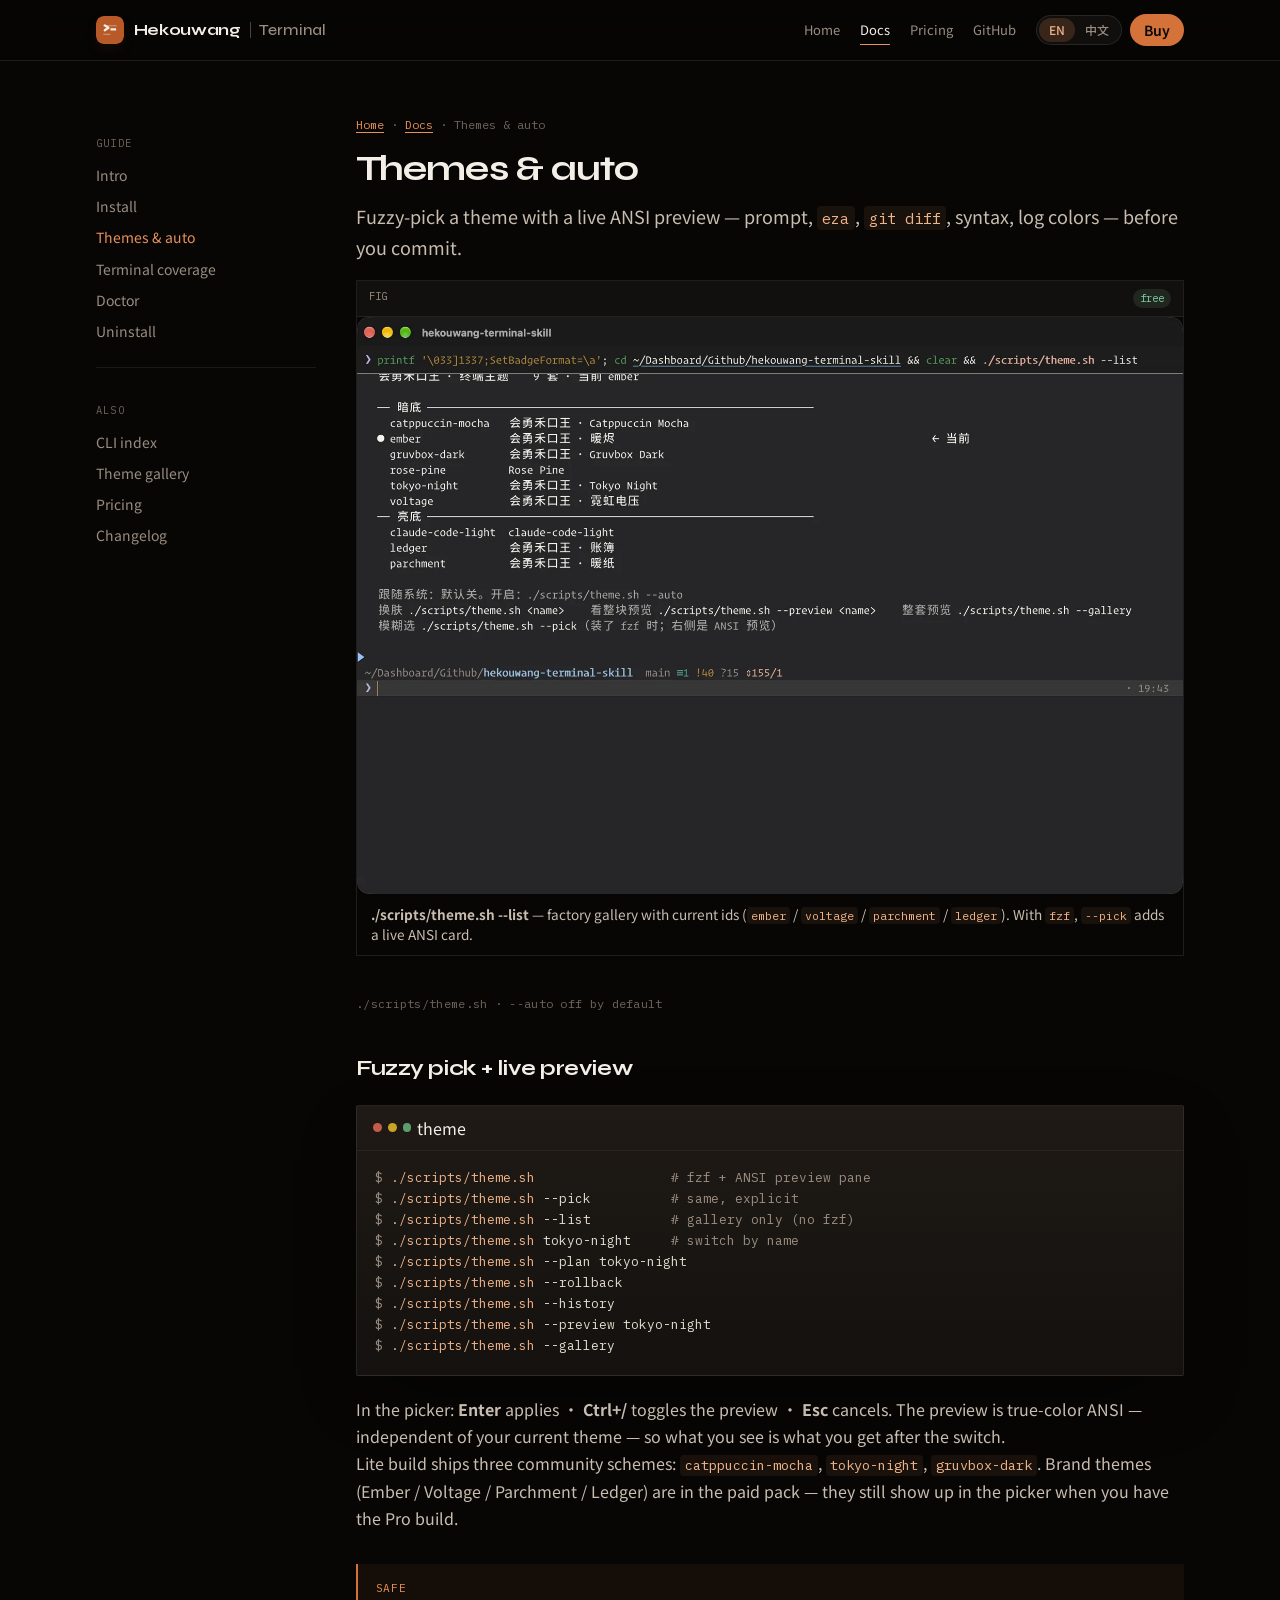
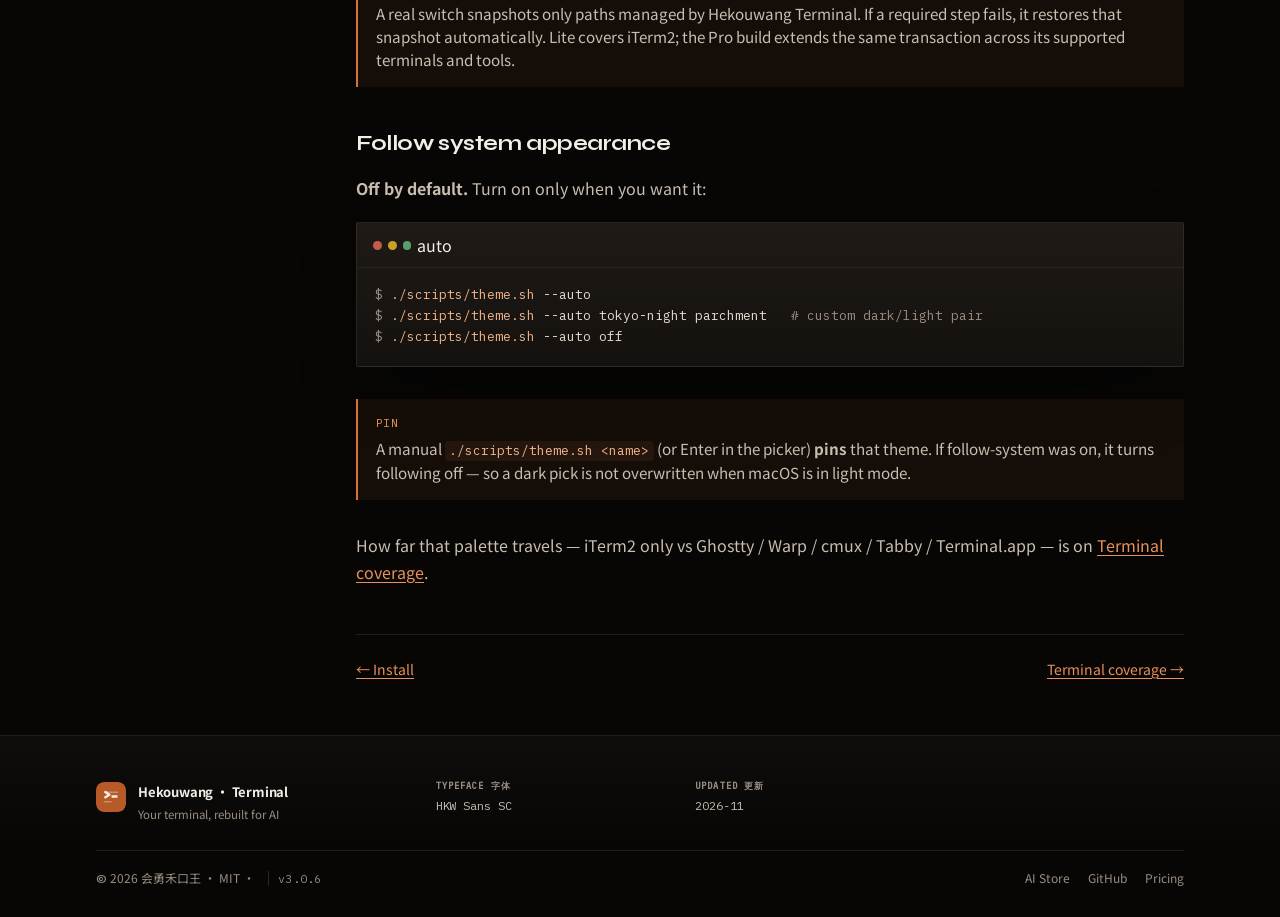
<file: docs/guide/theme.html>
<!DOCTYPE html>
<html lang="zh-CN" class="lang-zh">
<head>
<meta charset="utf-8">
<script>
/* Sync lang before paint: ?lang -> localStorage -> navigator */
(function(){try{var K='hkw-lang',q=null;try{q=new URLSearchParams(location.search).get('lang')}catch(e){}
if(q!=='zh'&&q!=='en')q=null;var s=q;if(!s)try{s=localStorage.getItem(K)}catch(e){}
if(s!=='zh'&&s!=='en')s=/^zh/i.test(navigator.language||'')?'zh':'en';
if(s==='zh')document.documentElement.classList.add('lang-zh');
document.documentElement.lang=s==='zh'?'zh-CN':'en';
if(q)try{localStorage.setItem(K,q)}catch(e){}}catch(e){}})();
</script>
<meta name="viewport" content="width=device-width, initial-scale=1">
<title>Themes & auto · 会勇禾口王·终端工作台</title>
<meta name="description" content="Fuzzy-pick themes with an ANSI live preview; follow-system is opt-in.">
<link rel="canonical" href="https://huiyonghkw.github.io/hekouwang-terminal-lite-skill/guide/theme.html">
<link rel="alternate" type="application/atom+xml" title="更新日志" href="../feed.xml">
<meta property="og:type" content="website">
<meta property="og:site_name" content="会勇禾口王·终端工作台">
<meta property="og:title" content="Themes &amp; auto · 会勇禾口王·终端工作台">
<meta property="og:description" content="Fuzzy-pick themes with an ANSI live preview; follow-system is opt-in.">
<meta property="og:url" content="https://huiyonghkw.github.io/hekouwang-terminal-lite-skill/guide/theme.html">
<meta property="og:image" content="https://huiyonghkw.github.io/hekouwang-terminal-lite-skill/images/og-cover.png">
<meta name="twitter:card" content="summary_large_image">
<script type="application/ld+json">
{
  "@context": "https://schema.org",
  "@type": "BreadcrumbList",
  "itemListElement": [
    {
      "@type": "ListItem",
      "position": 1,
      "name": "首页",
      "item": "https://huiyonghkw.github.io/hekouwang-terminal-lite-skill/"
    },
    {
      "@type": "ListItem",
      "position": 2,
      "name": "文档",
      "item": "https://huiyonghkw.github.io/hekouwang-terminal-lite-skill/guide/"
    },
    {
      "@type": "ListItem",
      "position": 3,
      "name": "换肤与跟随系统",
      "item": "https://huiyonghkw.github.io/hekouwang-terminal-lite-skill/guide/theme.html"
    }
  ]
}
</script>
<link rel="icon" href="../favicon.svg?v=4" type="image/svg+xml">
<link rel="apple-touch-icon" href="../images/apple-touch-icon.png?v=5">
<link rel="shortcut icon" href="/hekouwang-terminal-lite-skill/favicon.svg?v=3" type="image/svg+xml">
<link rel="apple-touch-icon" href="/hekouwang-terminal-lite-skill/favicon.svg?v=3">

<link rel="stylesheet" href="../assets/fonts.css">
<link rel="stylesheet" href="../assets/tw.css">
<link rel="stylesheet" href="../assets/site.css?v=3.3.6">
<script defer src="../assets/toc.js"></script>
</head>
<body class="bg-ink-950 text-ash-100 font-sans antialiased">
<div id="prog"></div>
<header id="site-nav" class="sticky top-0 border-b border-ash-100/10 bg-ink-950/85 backdrop-blur-xl z-50">
  <div class="mx-auto flex max-w-6xl items-center justify-between gap-4 px-5 py-3.5 md:px-8">
    <a href="../index.html" class="brand-mark">
      <img src="../images/icon-skillhub.svg?v=4" width="28" height="28" alt="">
      <span class="brand-lockup text-[0.92rem] md:text-[1rem]">
        <span class="brand-name"><span class="en">Hekouwang</span><span class="zh">会勇禾口王</span></span>
        <span class="brand-div" aria-hidden="true"></span>
        <span class="brand-product"><span class="en">Terminal</span><span class="zh">终端工作台</span></span>
      </span>
    </a>
    <div class="flex items-center gap-5">
<nav class="mh-nav hidden items-center gap-5 text-[0.8125rem] text-ash-400 lg:flex" aria-label="Primary">
      <a class="transition hover:text-ash-100" href="../index.html"><span class="en">Home</span><span class="zh">首页</span></a>
      <a class="text-ash-100" href="../guide/index.html" aria-current="page"><span class="en">Docs</span><span class="zh">文档</span></a>
      <a class="transition hover:text-ash-100" href="../pricing.html"><span class="en">Pricing</span><span class="zh">定价</span></a>
      <a class="transition hover:text-ash-100" href="https://github.com/huiyonghkw/hekouwang-terminal-lite-skill">GitHub</a>
    </nav>
    <div class="flex items-center gap-2">
      <div class="toggle flex rounded-full border border-ash-100/10 bg-ink-800/60 p-0.5 text-xs font-medium" role="group" aria-label="Language">
        <button id="btn-en" class="rounded-full px-2.5 py-1 text-ash-400 transition" aria-pressed="true">EN</button>
        <button id="btn-zh" class="rounded-full px-2.5 py-1 text-ash-400 transition" aria-pressed="false">中文</button>
      </div>
      <a href="../pricing.html" class="btn-mag btn-mag--ember hidden rounded-full bg-ember-500 px-3.5 py-1.5 text-sm font-semibold text-ink-950 transition hover:bg-ember-400 sm:inline-flex"><span class="en">Buy</span><span class="zh">购买</span></a>
      <button id="nav-toggle" class="inline-flex h-9 w-9 items-center justify-center rounded-full border border-ash-100/10 text-ash-200 lg:hidden" aria-expanded="false" aria-controls="mobile-nav" aria-label="Menu">
        <svg width="18" height="18" viewBox="0 0 24 24" fill="none" stroke="currentColor" stroke-width="1.8"><path d="M4 7h16M4 12h16M4 17h16"/></svg>
      </button>
    </div>
    </div>
  </div>
  <div id="mobile-nav" class="border-t border-ash-100/10 bg-ink-950/95 px-5 py-4 backdrop-blur-xl lg:hidden">
    <div class="flex flex-col gap-3 text-sm text-ash-200">
      <a href="../index.html"><span class="en">Home</span><span class="zh">首页</span></a>
      <a href="../guide/index.html"><span class="en">Docs</span><span class="zh">文档</span></a>
      <a href="../pricing.html"><span class="en">Pricing</span><span class="zh">定价</span></a>
      <a href="https://github.com/huiyonghkw/hekouwang-terminal-lite-skill">GitHub</a>
    </div>
  </div>
</header>
<div class="mx-auto max-w-6xl"><div class="docgrid mx-auto grid max-w-6xl gap-10 px-5 py-10 md:grid-cols-[220px_1fr] md:px-8 md:py-14">
<aside class="side hidden text-sm text-ash-400 md:block" aria-label="Docs">
<style>.side a{display:block;padding:.35rem 0;color:#9a8d80}.side a:hover{color:#f3eee6}.side a[aria-current=page]{color:#e8915a}.side .st{font-family:IBM Plex Mono,monospace;font-size:.65rem;letter-spacing:.12em;text-transform:uppercase;color:#6f655c;margin:1rem 0 .4rem}.side .grp{margin-top:1.25rem;padding-top:1rem;border-top:1px solid rgba(243,238,230,.08)}</style>
  <div class="st"><span class="en">Guide</span><span class="zh">指南</span></div>
  <a href="../guide/index.html"><span class="en">Intro</span><span class="zh">简介</span></a>
  <a href="../guide/install.html"><span class="en">Install</span><span class="zh">安装</span></a>
  <a href="../guide/theme.html" aria-current="page"><span class="en">Themes &amp; auto</span><span class="zh">换肤与跟随</span></a>
  <a href="../guide/terminals.html"><span class="en">Terminal coverage</span><span class="zh">终端覆盖</span></a>
  <a href="../guide/doctor.html"><span class="en">Doctor</span><span class="zh">体检</span></a>
  <a href="../guide/uninstall.html"><span class="en">Uninstall</span><span class="zh">卸载</span></a>
  <div class="grp">
    <div class="st"><span class="en">Also</span><span class="zh">另见</span></div>
    <a href="../tools/index.html"><span class="en">CLI index</span><span class="zh">脚本索引</span></a>
    <a href="../themes/index.html"><span class="en">Theme gallery</span><span class="zh">主题画廊</span></a>
    <a href="../pricing.html"><span class="en">Pricing</span><span class="zh">定价</span></a>
    <a href="../changelog.html"><span class="en">Changelog</span><span class="zh">更新日志</span></a>
  </div>
</aside>
<article class="doc prose-hkw min-w-0">
<div class="crumb mb-4 font-mono text-xs text-ash-500"><a href="../index.html"><span class="en">Home</span><span class="zh">首页</span></a> · <a href="../guide/index.html"><span class="en">Docs</span><span class="zh">文档</span></a> · <span class="en">Themes & auto</span><span class="zh">换肤与跟随系统</span></div>
<h1 class="font-display text-3xl font-bold tracking-tight text-ash-100 md:text-4xl"><span class="en">Themes & auto</span><span class="zh">换肤与跟随系统</span></h1>
<p class="lead mt-3 text-lg text-ash-300"><span class="en">Fuzzy-pick a theme with a live ANSI preview — prompt, <code>eza</code>, <code>git diff</code>, syntax, log colors — before you commit.</span><span class="zh">模糊选主题，右侧真彩色预览提示符 / <code>eza</code> / <code>git diff</code> / 语法 / 日志标色，看准了再切。</span></p>

<div class="fig" style="margin:18px 0 28px">
  <div class="hd"><span class="no">FIG</span><span class="tag tag-free">free</span></div>
  <img src="../images/theme-fzf-pick.webp?v=7" alt="theme.sh --list current theme gallery" loading="lazy" style="max-width:100%">
  <div class="cap"><span class="en"><b>./scripts/theme.sh --list</b> — factory gallery with current ids (<code>ember</code> / <code>voltage</code> / <code>parchment</code> / <code>ledger</code>). With <code>fzf</code>, <code>--pick</code> adds a live ANSI card.</span><span class="zh"><b>./scripts/theme.sh --list</b> — 当前 id 的出厂画廊（<code>ember</code> / <code>voltage</code> / <code>parchment</code> / <code>ledger</code>）。有 <code>fzf</code> 时 <code>--pick</code> 可加右侧 ANSI 预览。</span></div>
</div>

<div class="h2sub mt-2 font-mono text-xs tracking-wide text-ash-500">./scripts/theme.sh · --auto off by default</div>
<h2><span class="en">Fuzzy pick + live preview</span><span class="zh">模糊选 + 实时预览</span></h2>
<div class="term term-chrome my-5 overflow-hidden rounded-sm"><div class="dots flex items-center gap-1.5 border-b border-ash-100/5 px-4 py-2.5"><i></i><i></i><i></i><span>theme</span></div>
<pre class="sc"><span class="p">$</span> <span class="o">./scripts/theme.sh</span>                 <span class="cm"># <span class="en">fzf + ANSI preview pane</span><span class="zh">fzf + 右侧 ANSI 预览</span></span>
<span class="p">$</span> <span class="o">./scripts/theme.sh</span> --pick          <span class="cm"># <span class="en">same, explicit</span><span class="zh">同上，显式入口</span></span>
<span class="p">$</span> <span class="o">./scripts/theme.sh</span> --list          <span class="cm"># <span class="en">gallery only (no fzf)</span><span class="zh">只要画廊（不进 fzf）</span></span>
<span class="p">$</span> <span class="o">./scripts/theme.sh</span> tokyo-night     <span class="cm"># <span class="en">switch by name</span><span class="zh">按名切换</span></span>
<span class="p">$</span> <span class="o">./scripts/theme.sh</span> --plan tokyo-night
<span class="p">$</span> <span class="o">./scripts/theme.sh</span> --rollback
<span class="p">$</span> <span class="o">./scripts/theme.sh</span> --history
<span class="p">$</span> <span class="o">./scripts/theme.sh</span> --preview tokyo-night
<span class="p">$</span> <span class="o">./scripts/theme.sh</span> --gallery</pre></div>
<p><span class="en">In the picker: <b>Enter</b> applies · <b>Ctrl+/</b> toggles the preview · <b>Esc</b> cancels. The preview is true-color ANSI — independent of your current theme — so what you see is what you get after the switch.</span><span class="zh">选肤时：<b>Enter</b>切换 · <b>Ctrl+/</b>显隐预览 · <b>Esc</b>取消。预览是真彩色 ANSI，与当前主题无关 —— 看到的就是切过去之后的样子。</span></p>
<p><span class="en">Lite build ships three community schemes: <code>catppuccin-mocha</code>, <code>tokyo-night</code>, <code>gruvbox-dark</code>. Brand themes (Ember / Voltage / Parchment / Ledger) are in the paid pack — they still show up in the picker when you have the Pro build.</span><span class="zh">Lite 版自带三套社区主题：<code>catppuccin-mocha</code>、<code>tokyo-night</code>、<code>gruvbox-dark</code>。品牌主题（Ember / Voltage / Parchment / Ledger）在付费包 —— 装了专业档后也会出现在选肤列表里。</span></p>
<div class="ask"><span class="lb">safe</span><span class="en">A real switch snapshots only paths managed by Hekouwang Terminal. If a required step fails, it restores that snapshot automatically. Lite covers iTerm2; the Pro build extends the same transaction across its supported terminals and tools.</span><span class="zh">正式切换只快照会勇禾口王·终端工作台明确管理的路径；必要步骤失败就自动恢复。免费版覆盖 iTerm2，专业版把同一套事务扩展到支持的终端与工具。</span></div>
<h2><span class="en">Follow system appearance</span><span class="zh">跟随系统深浅色</span></h2>
<p><span class="en"><b>Off by default.</b> Turn on only when you want it:</span><span class="zh"><b>默认关闭。</b>想开时再跑：</span></p>
<div class="term term-chrome my-5 overflow-hidden rounded-sm"><div class="dots flex items-center gap-1.5 border-b border-ash-100/5 px-4 py-2.5"><i></i><i></i><i></i><span>auto</span></div>
<pre class="sc"><span class="p">$</span> <span class="o">./scripts/theme.sh</span> --auto
<span class="p">$</span> <span class="o">./scripts/theme.sh</span> --auto tokyo-night parchment   <span class="cm"># <span class="en">custom dark/light pair</span><span class="zh">自定暗/亮配对</span></span>
<span class="p">$</span> <span class="o">./scripts/theme.sh</span> --auto off</pre></div>
<div class="ask"><span class="lb">pin</span>
<span class="en">A manual <code>./scripts/theme.sh &lt;name&gt;</code> (or Enter in the picker) <b>pins</b> that theme. If follow-system was on, it turns following off — so a dark pick is not overwritten when macOS is in light mode.</span><span class="zh">手动 <code>./scripts/theme.sh &lt;名字&gt;</code>（或在选肤里按 Enter）会<strong>钉住</strong>该主题。若当时开着跟随，会自动关掉 —— 避免配了黑色却被系统浅色顶回白色。</span>
</div>

<p><span class="en">How far that palette travels — iTerm2 only vs Ghostty / Warp / cmux / Tabby / Terminal.app — is on <a href="../guide/terminals.html">Terminal coverage</a>.</span><span class="zh">这份色板能走到多远 —— 只 iTerm2，还是 Ghostty / Warp / cmux / Tabby / 自带终端 —— 见<a href="../guide/terminals.html">终端覆盖</a>。</span></p>

<div class="pager mt-12 flex justify-between border-t border-ash-100/10 pt-6 text-sm text-ash-400"><a href="../guide/install.html">← <span class="en">Install</span><span class="zh">安装</span></a><a href="../guide/terminals.html"><span class="en">Terminal coverage</span><span class="zh">终端覆盖</span> →</a></div>
</article>
</div></div>
<footer class="site-footer">
  <div class="site-footer-inner">
    <div class="footer-top">
      <div class="footer-brand">
        <img src="../images/icon-skillhub.svg?v=4" width="30" height="30" alt="">
        <div>
          <b><span class="zh">会勇禾口王 · 终端工作台</span><span class="en">Hekouwang · Terminal</span></b>
          <span><span class="zh">AI 时代的终端，值得重新配一次</span><span class="en">Your terminal, rebuilt for AI</span></span>
        </div>
      </div>
      <div class="footer-col"><span class="footer-k">TYPEFACE 字体</span><span>HKW Sans SC</span></div>
      <div class="footer-col"><span class="footer-k">UPDATED 更新</span><span>2026-11</span></div>
    </div>
    <div class="footer-bottom">
      <span>© 2026 会勇禾口王 · MIT · <!-- BEGIN:GENERATED:VERSION --><span class="ver-badge">v3.0.6</span><!-- END:GENERATED:VERSION --></span>
      <div class="footer-links">
        <a href="https://skillpay.alipay.com/public/huiyonghkw" target="_blank" rel="noopener noreferrer"><span class="zh">AI 商店</span><span class="en">AI Store</span></a>
        <a href="https://github.com/huiyonghkw/hekouwang-terminal-lite-skill" target="_blank" rel="noopener noreferrer">GitHub</a>
        <a href="../pricing.html"><span class="zh">定价</span><span class="en">Pricing</span></a>
      </div>
    </div>
  </div>
</footer>
<script src="../assets/site.js?v=3.0.4"></script>
</body>
</html>
</file>
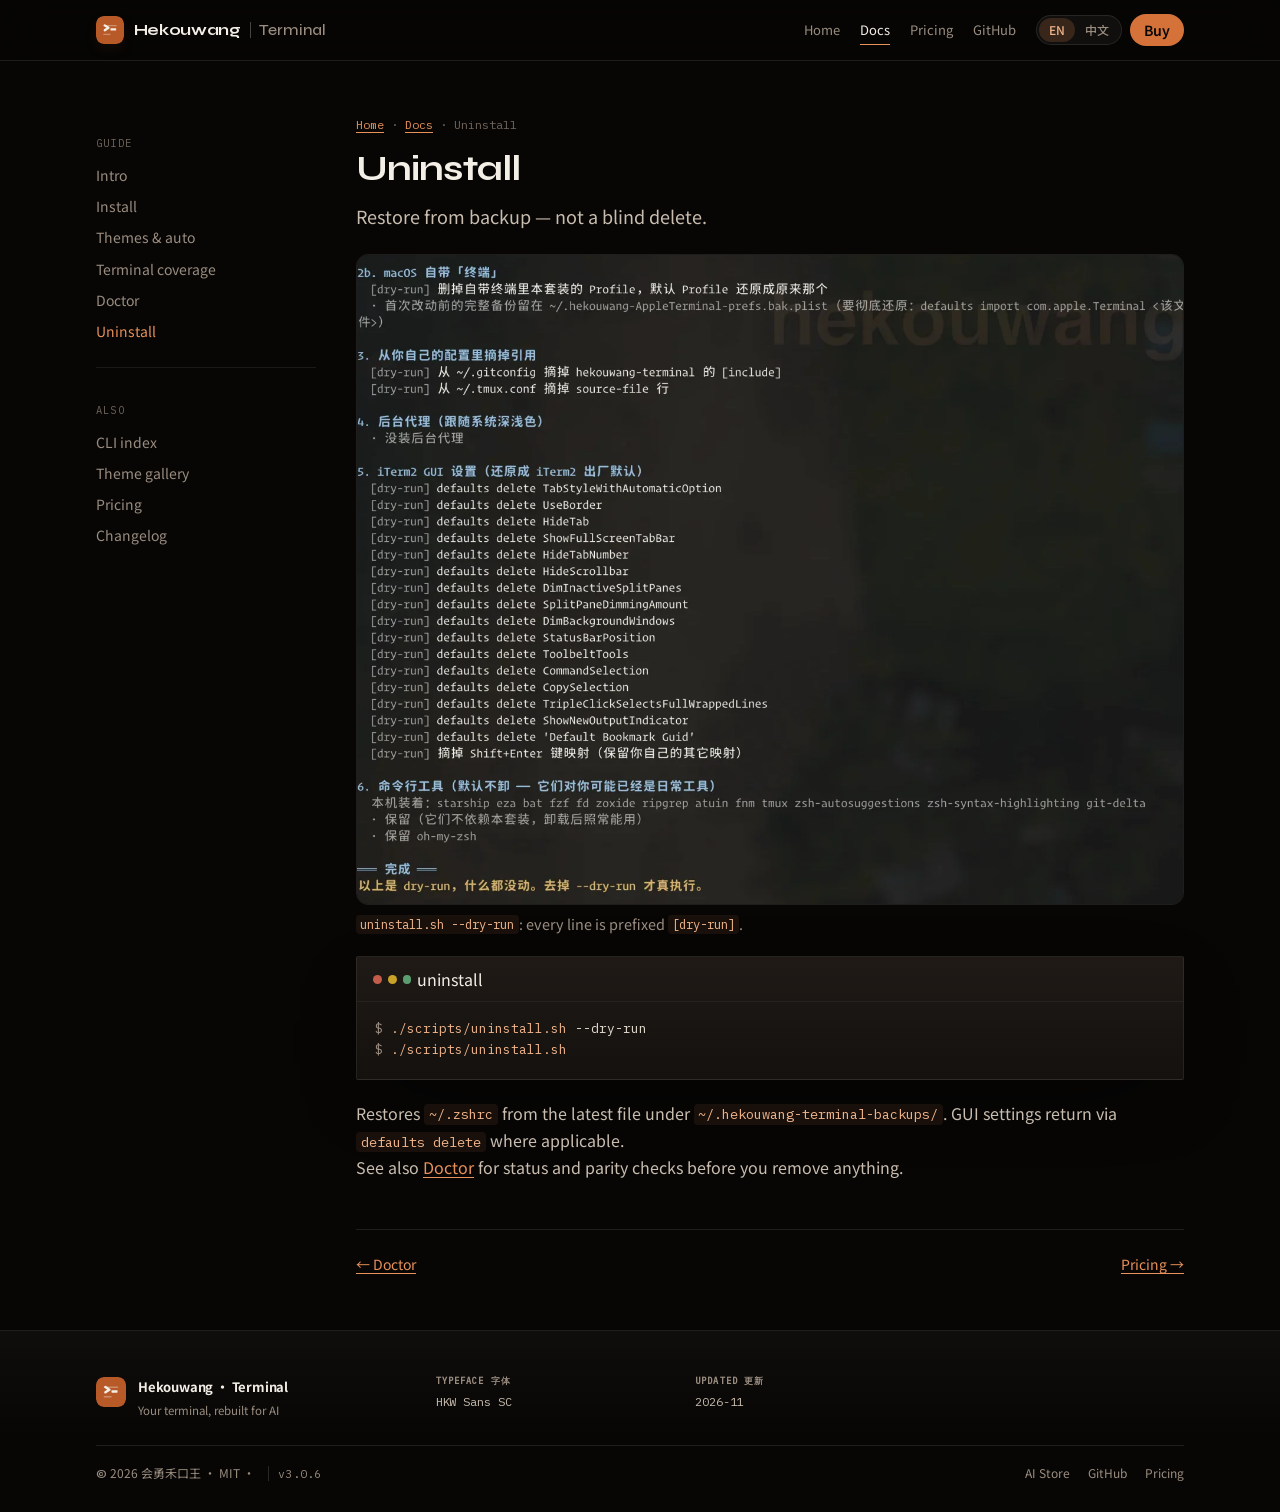
<file: docs/guide/uninstall.html>
<!DOCTYPE html>
<html lang="zh-CN" class="lang-zh">
<head>
<meta charset="utf-8">
<script>
(function(){try{var K='hkw-lang',q=null;try{q=new URLSearchParams(location.search).get('lang')}catch(e){}
if(q!=='zh'&&q!=='en')q=null;var s=q;if(!s)try{s=localStorage.getItem(K)}catch(e){}
if(s!=='zh'&&s!=='en')s=/^zh/i.test(navigator.language||'')?'zh':'en';
document.documentElement.classList.toggle('lang-zh',s==='zh');
document.documentElement.lang=s==='zh'?'zh-CN':'en';
if(q)try{localStorage.setItem(K,q)}catch(e){}}catch(e){}})();
</script>
<meta name="viewport" content="width=device-width, initial-scale=1">
<title>Uninstall · 会勇禾口王·终端工作台</title>
<meta name="description" content="Restore-based uninstall — dry-run first, then restore from backup.">
<link rel="canonical" href="https://huiyonghkw.github.io/hekouwang-terminal-lite-skill/guide/uninstall.html">
<link rel="alternate" type="application/atom+xml" title="更新日志" href="../feed.xml">
<meta property="og:type" content="website">
<meta property="og:site_name" content="会勇禾口王·终端工作台">
<meta property="og:title" content="Uninstall · 会勇禾口王·终端工作台">
<meta property="og:description" content="Restore-based uninstall — dry-run first, then restore from backup.">
<meta property="og:url" content="https://huiyonghkw.github.io/hekouwang-terminal-lite-skill/guide/uninstall.html">
<meta property="og:image" content="https://huiyonghkw.github.io/hekouwang-terminal-lite-skill/images/og-cover.png">
<meta name="twitter:card" content="summary_large_image">
<script type="application/ld+json">
{
  "@context": "https://schema.org",
  "@type": "BreadcrumbList",
  "itemListElement": [
    {
      "@type": "ListItem",
      "position": 1,
      "name": "首页",
      "item": "https://huiyonghkw.github.io/hekouwang-terminal-lite-skill/"
    },
    {
      "@type": "ListItem",
      "position": 2,
      "name": "文档",
      "item": "https://huiyonghkw.github.io/hekouwang-terminal-lite-skill/guide/"
    },
    {
      "@type": "ListItem",
      "position": 3,
      "name": "卸载",
      "item": "https://huiyonghkw.github.io/hekouwang-terminal-lite-skill/guide/uninstall.html"
    }
  ]
}
</script>
<link rel="icon" href="../favicon.svg?v=4" type="image/svg+xml">
<link rel="apple-touch-icon" href="../images/apple-touch-icon.png?v=5">

<link rel="stylesheet" href="../assets/fonts.css">
<link rel="stylesheet" href="../assets/tw.css">
<link rel="stylesheet" href="../assets/site.css?v=3.3.6">
<script defer src="../assets/toc.js"></script>
</head>
<body class="bg-ink-950 text-ash-100 font-sans antialiased">
<div id="prog"></div>
<header id="site-nav" class="sticky top-0 border-b border-ash-100/10 bg-ink-950/85 backdrop-blur-xl z-50">
  <div class="mx-auto flex max-w-6xl items-center justify-between gap-4 px-5 py-3.5 md:px-8">
    <a href="../index.html" class="brand-mark">
      <img src="../images/icon-skillhub.svg?v=4" width="28" height="28" alt="">
      <span class="brand-lockup text-[0.92rem] md:text-[1rem]">
        <span class="brand-name"><span class="en">Hekouwang</span><span class="zh">会勇禾口王</span></span>
        <span class="brand-div" aria-hidden="true"></span>
        <span class="brand-product"><span class="en">Terminal</span><span class="zh">终端工作台</span></span>
      </span>
    </a>
    <div class="flex items-center gap-5">
<nav class="mh-nav hidden items-center gap-5 text-[0.8125rem] text-ash-400 lg:flex" aria-label="Primary">
      <a class="transition hover:text-ash-100" href="../index.html"><span class="en">Home</span><span class="zh">首页</span></a>
      <a class="text-ash-100" href="../guide/index.html" aria-current="page"><span class="en">Docs</span><span class="zh">文档</span></a>
      <a class="transition hover:text-ash-100" href="../pricing.html"><span class="en">Pricing</span><span class="zh">定价</span></a>
      <a class="transition hover:text-ash-100" href="https://github.com/huiyonghkw/hekouwang-terminal-lite-skill">GitHub</a>
    </nav>
    <div class="flex items-center gap-2">
      <div class="toggle flex rounded-full border border-ash-100/10 bg-ink-800/60 p-0.5 text-xs font-medium" role="group" aria-label="Language">
        <button id="btn-en" class="rounded-full px-2.5 py-1 text-ash-400 transition" aria-pressed="true">EN</button>
        <button id="btn-zh" class="rounded-full px-2.5 py-1 text-ash-400 transition" aria-pressed="false">中文</button>
      </div>
      <a href="../pricing.html" class="btn-mag btn-mag--ember hidden rounded-full bg-ember-500 px-3.5 py-1.5 text-sm font-semibold text-ink-950 transition hover:bg-ember-400 sm:inline-flex"><span class="en">Buy</span><span class="zh">购买</span></a>
      <button id="nav-toggle" class="inline-flex h-9 w-9 items-center justify-center rounded-full border border-ash-100/10 text-ash-200 lg:hidden" aria-expanded="false" aria-controls="mobile-nav" aria-label="Menu">
        <svg width="18" height="18" viewBox="0 0 24 24" fill="none" stroke="currentColor" stroke-width="1.8"><path d="M4 7h16M4 12h16M4 17h16"/></svg>
      </button>
    </div>
    </div>
  </div>
  <div id="mobile-nav" class="border-t border-ash-100/10 bg-ink-950/95 px-5 py-4 backdrop-blur-xl lg:hidden">
    <div class="flex flex-col gap-3 text-sm text-ash-200">
      <a href="../index.html"><span class="en">Home</span><span class="zh">首页</span></a>
      <a href="../guide/index.html"><span class="en">Docs</span><span class="zh">文档</span></a>
      <a href="../pricing.html"><span class="en">Pricing</span><span class="zh">定价</span></a>
      <a href="https://github.com/huiyonghkw/hekouwang-terminal-lite-skill">GitHub</a>
    </div>
  </div>
</header>
<div class="mx-auto max-w-6xl"><div class="docgrid mx-auto grid max-w-6xl gap-10 px-5 py-10 md:grid-cols-[220px_1fr] md:px-8 md:py-14">
<aside class="side hidden text-sm text-ash-400 md:block" aria-label="Docs">
<style>.side a{display:block;padding:.35rem 0;color:#9a8d80}.side a:hover{color:#f3eee6}.side a[aria-current=page]{color:#e8915a}.side .st{font-family:IBM Plex Mono,monospace;font-size:.65rem;letter-spacing:.12em;text-transform:uppercase;color:#6f655c;margin:1rem 0 .4rem}.side .grp{margin-top:1.25rem;padding-top:1rem;border-top:1px solid rgba(243,238,230,.08)}</style>
  <div class="st"><span class="en">Guide</span><span class="zh">指南</span></div>
  <a href="../guide/index.html"><span class="en">Intro</span><span class="zh">简介</span></a>
  <a href="../guide/install.html"><span class="en">Install</span><span class="zh">安装</span></a>
  <a href="../guide/theme.html"><span class="en">Themes &amp; auto</span><span class="zh">换肤与跟随</span></a>
  <a href="../guide/terminals.html"><span class="en">Terminal coverage</span><span class="zh">终端覆盖</span></a>
  <a href="../guide/doctor.html"><span class="en">Doctor</span><span class="zh">体检</span></a>
  <a href="../guide/uninstall.html" aria-current="page"><span class="en">Uninstall</span><span class="zh">卸载</span></a>
  <div class="grp">
    <div class="st"><span class="en">Also</span><span class="zh">另见</span></div>
    <a href="../tools/index.html"><span class="en">CLI index</span><span class="zh">脚本索引</span></a>
    <a href="../themes/index.html"><span class="en">Theme gallery</span><span class="zh">主题画廊</span></a>
    <a href="../pricing.html"><span class="en">Pricing</span><span class="zh">定价</span></a>
    <a href="../changelog.html"><span class="en">Changelog</span><span class="zh">更新日志</span></a>
  </div>
</aside>
<article class="doc prose-hkw min-w-0">
<div class="crumb mb-4 font-mono text-xs text-ash-500"><a href="../index.html"><span class="en">Home</span><span class="zh">首页</span></a> · <a href="../guide/index.html"><span class="en">Docs</span><span class="zh">文档</span></a> · <span class="en">Uninstall</span><span class="zh">卸载</span></div>
<h1 class="font-display text-3xl font-bold tracking-tight text-ash-100 md:text-4xl"><span class="en">Uninstall</span><span class="zh">卸载</span></h1>
<p class="lead mt-3 text-lg text-ash-300"><span class="en">Restore from backup — not a blind delete.</span><span class="zh">从备份还原 —— 不是盲删。</span></p>

<figure style="margin:22px 0">
  <img src="../images/uninstall-dry-run.webp" width="1400" height="1100" loading="lazy" decoding="async"
       style="max-width:100%;border:1px solid var(--border);border-radius:12px"
       alt="uninstall.sh --dry-run">
  <figcaption class="muted" style="margin-top:8px"><span class="en"><code>uninstall.sh --dry-run</code>: every line is prefixed <code>[dry-run]</code>.</span><span class="zh"><code>uninstall.sh --dry-run</code>：每行都带 <code>[dry-run]</code>。</span></figcaption>
</figure>

<div class="term term-chrome my-5 overflow-hidden rounded-sm"><div class="dots flex items-center gap-1.5 border-b border-ash-100/5 px-4 py-2.5"><i></i><i></i><i></i><span>uninstall</span></div>
<pre class="sc"><span class="p">$</span> <span class="o">./scripts/uninstall.sh</span> --dry-run
<span class="p">$</span> <span class="o">./scripts/uninstall.sh</span></pre></div>
<p><span class="en">Restores <code>~/.zshrc</code> from the latest file under <code>~/.hekouwang-terminal-backups/</code>. GUI settings return via <code>defaults delete</code> where applicable.</span><span class="zh">从 <code>~/.hekouwang-terminal-backups/</code> 最新备份还原 <code>~/.zshrc</code>。GUI 在适用处用 <code>defaults delete</code> 回到默认。</span></p>
<p><span class="en">See also <a href="../guide/doctor.html">Doctor</a> for status and parity checks before you remove anything.</span><span class="zh">卸之前可先看<a href="../guide/doctor.html">体检</a>的状态与 parity。</span></p>

<div class="pager mt-12 flex justify-between border-t border-ash-100/10 pt-6 text-sm text-ash-400">
  <a href="../guide/doctor.html">← <span class="en">Doctor</span><span class="zh">体检</span></a>
  <a href="../pricing.html"><span class="en">Pricing</span><span class="zh">定价</span> →</a>
</div>
</article>
</div></div>
<footer class="site-footer">
  <div class="site-footer-inner">
    <div class="footer-top">
      <div class="footer-brand">
        <img src="../images/icon-skillhub.svg?v=4" width="30" height="30" alt="">
        <div>
          <b><span class="zh">会勇禾口王 · 终端工作台</span><span class="en">Hekouwang · Terminal</span></b>
          <span><span class="zh">AI 时代的终端，值得重新配一次</span><span class="en">Your terminal, rebuilt for AI</span></span>
        </div>
      </div>
      <div class="footer-col"><span class="footer-k">TYPEFACE 字体</span><span>HKW Sans SC</span></div>
      <div class="footer-col"><span class="footer-k">UPDATED 更新</span><span>2026-11</span></div>
    </div>
    <div class="footer-bottom">
      <span>© 2026 会勇禾口王 · MIT · <!-- BEGIN:GENERATED:VERSION --><span class="ver-badge">v3.0.6</span><!-- END:GENERATED:VERSION --></span>
      <div class="footer-links">
        <a href="https://skillpay.alipay.com/public/huiyonghkw" target="_blank" rel="noopener noreferrer"><span class="zh">AI 商店</span><span class="en">AI Store</span></a>
        <a href="https://github.com/huiyonghkw/hekouwang-terminal-lite-skill" target="_blank" rel="noopener noreferrer">GitHub</a>
        <a href="../pricing.html"><span class="zh">定价</span><span class="en">Pricing</span></a>
      </div>
    </div>
  </div>
</footer>
<script src="../assets/site.js?v=3.0.4"></script>
</body>
</html>
</file>
<file: docs/assets/fonts.css>
/* Self-hosted fonts (latin subset). Syne is a variable font: one file covers 500-800. */
@font-face {
  font-family: 'Syne';
  font-style: normal;
  font-weight: 500;
  font-display: swap;
  src: url('../fonts/syne-var.woff2') format('woff2');
}
@font-face {
  font-family: 'Syne';
  font-style: normal;
  font-weight: 600;
  font-display: swap;
  src: url('../fonts/syne-var.woff2') format('woff2');
}
@font-face {
  font-family: 'Syne';
  font-style: normal;
  font-weight: 700;
  font-display: swap;
  src: url('../fonts/syne-var.woff2') format('woff2');
}
@font-face {
  font-family: 'Syne';
  font-style: normal;
  font-weight: 800;
  font-display: swap;
  src: url('../fonts/syne-var.woff2') format('woff2');
}
@font-face {
  font-family: 'IBM Plex Mono';
  font-style: normal;
  font-weight: 400;
  font-display: swap;
  src: url('../fonts/ibm-plex-mono-400.woff2') format('woff2');
}
@font-face {
  font-family: 'IBM Plex Mono';
  font-style: normal;
  font-weight: 500;
  font-display: swap;
  src: url('../fonts/ibm-plex-mono-500.woff2') format('woff2');
}
</file>
<file: docs/assets/tw.css>
*,:after,:before{--tw-border-spacing-x:0;--tw-border-spacing-y:0;--tw-translate-x:0;--tw-translate-y:0;--tw-rotate:0;--tw-skew-x:0;--tw-skew-y:0;--tw-scale-x:1;--tw-scale-y:1;--tw-pan-x: ;--tw-pan-y: ;--tw-pinch-zoom: ;--tw-scroll-snap-strictness:proximity;--tw-gradient-from-position: ;--tw-gradient-via-position: ;--tw-gradient-to-position: ;--tw-ordinal: ;--tw-slashed-zero: ;--tw-numeric-figure: ;--tw-numeric-spacing: ;--tw-numeric-fraction: ;--tw-ring-inset: ;--tw-ring-offset-width:0px;--tw-ring-offset-color:#fff;--tw-ring-color:rgba(59,130,246,.5);--tw-ring-offset-shadow:0 0 #0000;--tw-ring-shadow:0 0 #0000;--tw-shadow:0 0 #0000;--tw-shadow-colored:0 0 #0000;--tw-blur: ;--tw-brightness: ;--tw-contrast: ;--tw-grayscale: ;--tw-hue-rotate: ;--tw-invert: ;--tw-saturate: ;--tw-sepia: ;--tw-drop-shadow: ;--tw-backdrop-blur: ;--tw-backdrop-brightness: ;--tw-backdrop-contrast: ;--tw-backdrop-grayscale: ;--tw-backdrop-hue-rotate: ;--tw-backdrop-invert: ;--tw-backdrop-opacity: ;--tw-backdrop-saturate: ;--tw-backdrop-sepia: ;--tw-contain-size: ;--tw-contain-layout: ;--tw-contain-paint: ;--tw-contain-style: }::backdrop{--tw-border-spacing-x:0;--tw-border-spacing-y:0;--tw-translate-x:0;--tw-translate-y:0;--tw-rotate:0;--tw-skew-x:0;--tw-skew-y:0;--tw-scale-x:1;--tw-scale-y:1;--tw-pan-x: ;--tw-pan-y: ;--tw-pinch-zoom: ;--tw-scroll-snap-strictness:proximity;--tw-gradient-from-position: ;--tw-gradient-via-position: ;--tw-gradient-to-position: ;--tw-ordinal: ;--tw-slashed-zero: ;--tw-numeric-figure: ;--tw-numeric-spacing: ;--tw-numeric-fraction: ;--tw-ring-inset: ;--tw-ring-offset-width:0px;--tw-ring-offset-color:#fff;--tw-ring-color:rgba(59,130,246,.5);--tw-ring-offset-shadow:0 0 #0000;--tw-ring-shadow:0 0 #0000;--tw-shadow:0 0 #0000;--tw-shadow-colored:0 0 #0000;--tw-blur: ;--tw-brightness: ;--tw-contrast: ;--tw-grayscale: ;--tw-hue-rotate: ;--tw-invert: ;--tw-saturate: ;--tw-sepia: ;--tw-drop-shadow: ;--tw-backdrop-blur: ;--tw-backdrop-brightness: ;--tw-backdrop-contrast: ;--tw-backdrop-grayscale: ;--tw-backdrop-hue-rotate: ;--tw-backdrop-invert: ;--tw-backdrop-opacity: ;--tw-backdrop-saturate: ;--tw-backdrop-sepia: ;--tw-contain-size: ;--tw-contain-layout: ;--tw-contain-paint: ;--tw-contain-style: }/*! tailwindcss v3.4.19 | MIT License | https://tailwindcss.com*/*,:after,:before{box-sizing:border-box;border:0 solid #e5e7eb}:after,:before{--tw-content:""}:host,html{line-height:1.5;-webkit-text-size-adjust:100%;-moz-tab-size:4;-o-tab-size:4;tab-size:4;font-family:HKW Sans SC,Syne,system-ui,sans-serif;font-feature-settings:normal;font-variation-settings:normal;-webkit-tap-highlight-color:transparent}body{margin:0;line-height:inherit}hr{height:0;color:inherit;border-top-width:1px}abbr:where([title]){-webkit-text-decoration:underline dotted;text-decoration:underline dotted}h1,h2,h3,h4,h5,h6{font-size:inherit;font-weight:inherit}a{color:inherit;text-decoration:inherit}b,strong{font-weight:bolder}code,kbd,pre,samp{font-family:IBM Plex Mono,ui-monospace,Menlo,monospace;font-feature-settings:normal;font-variation-settings:normal;font-size:1em}small{font-size:80%}sub,sup{font-size:75%;line-height:0;position:relative;vertical-align:baseline}sub{bottom:-.25em}sup{top:-.5em}table{text-indent:0;border-color:inherit;border-collapse:collapse}button,input,optgroup,select,textarea{font-family:inherit;font-feature-settings:inherit;font-variation-settings:inherit;font-size:100%;font-weight:inherit;line-height:inherit;letter-spacing:inherit;color:inherit;margin:0;padding:0}button,select{text-transform:none}button,input:where([type=button]),input:where([type=reset]),input:where([type=submit]){-webkit-appearance:button;background-color:transparent;background-image:none}:-moz-focusring{outline:auto}:-moz-ui-invalid{box-shadow:none}progress{vertical-align:baseline}::-webkit-inner-spin-button,::-webkit-outer-spin-button{height:auto}[type=search]{-webkit-appearance:textfield;outline-offset:-2px}::-webkit-search-decoration{-webkit-appearance:none}::-webkit-file-upload-button{-webkit-appearance:button;font:inherit}summary{display:list-item}blockquote,dd,dl,figure,h1,h2,h3,h4,h5,h6,hr,p,pre{margin:0}fieldset{margin:0}fieldset,legend{padding:0}menu,ol,ul{list-style:none;margin:0;padding:0}dialog{padding:0}textarea{resize:vertical}input::-moz-placeholder,textarea::-moz-placeholder{opacity:1;color:#9ca3af}input::placeholder,textarea::placeholder{opacity:1;color:#9ca3af}[role=button],button{cursor:pointer}:disabled{cursor:default}audio,canvas,embed,iframe,img,object,svg,video{display:block;vertical-align:middle}img,video{max-width:100%;height:auto}[hidden]:where(:not([hidden=until-found])){display:none}.\!container{width:100%!important}.container{width:100%}@media (min-width:640px){.\!container{max-width:640px!important}.container{max-width:640px}}@media (min-width:768px){.\!container{max-width:768px!important}.container{max-width:768px}}@media (min-width:1024px){.\!container{max-width:1024px!important}.container{max-width:1024px}}@media (min-width:1280px){.\!container{max-width:1280px!important}.container{max-width:1280px}}@media (min-width:1536px){.\!container{max-width:1536px!important}.container{max-width:1536px}}.pointer-events-none{pointer-events:none}.visible{visibility:visible}.fixed{position:fixed}.absolute{position:absolute}.relative{position:relative}.sticky{position:sticky}.inset-0{inset:0}.inset-x-0{left:0;right:0}.-top-3{top:-.75rem}.left-6{left:1.5rem}.top-0{top:0}.z-10{z-index:10}.z-50{z-index:50}.mx-auto{margin-left:auto;margin-right:auto}.my-5{margin-top:1.25rem;margin-bottom:1.25rem}.mb-4{margin-bottom:1rem}.ml-3{margin-left:.75rem}.mt-1{margin-top:.25rem}.mt-10{margin-top:2.5rem}.mt-12{margin-top:3rem}.mt-14{margin-top:3.5rem}.mt-16{margin-top:4rem}.mt-2{margin-top:.5rem}.mt-3{margin-top:.75rem}.mt-4{margin-top:1rem}.mt-5{margin-top:1.25rem}.mt-6{margin-top:1.5rem}.mt-8{margin-top:2rem}.block{display:block}.inline-block{display:inline-block}.flex{display:flex}.inline-flex{display:inline-flex}.table{display:table}.grid{display:grid}.hidden{display:none}.h-9{height:2.25rem}.min-h-\[100svh\]{min-height:100svh}.w-9{width:2.25rem}.w-full{width:100%}.min-w-0{min-width:0}.min-w-\[40rem\]{min-width:40rem}.max-w-2xl{max-width:42rem}.max-w-3xl{max-width:48rem}.max-w-4xl{max-width:56rem}.max-w-5xl{max-width:64rem}.max-w-6xl{max-width:72rem}.max-w-xl{max-width:36rem}.flex-1{flex:1 1 0%}.transform{transform:translate(var(--tw-translate-x),var(--tw-translate-y)) rotate(var(--tw-rotate)) skewX(var(--tw-skew-x)) skewY(var(--tw-skew-y)) scaleX(var(--tw-scale-x)) scaleY(var(--tw-scale-y))}.resize{resize:both}.flex-col{flex-direction:column}.flex-wrap{flex-wrap:wrap}.items-center{align-items:center}.justify-center{justify-content:center}.justify-between{justify-content:space-between}.gap-1\.5{gap:.375rem}.gap-10{gap:2.5rem}.gap-2{gap:.5rem}.gap-3{gap:.75rem}.gap-4{gap:1rem}.gap-5{gap:1.25rem}.space-y-8>:not([hidden])~:not([hidden]){--tw-space-y-reverse:0;margin-top:calc(2rem*(1 - var(--tw-space-y-reverse)));margin-bottom:calc(2rem*var(--tw-space-y-reverse))}.overflow-hidden{overflow:hidden}.overflow-x-auto{overflow-x:auto}.rounded-full{border-radius:9999px}.rounded-lg{border-radius:.5rem}.rounded-sm{border-radius:.125rem}.border{border-width:1px}.border-b{border-bottom-width:1px}.border-t{border-top-width:1px}.border-amber-500\/30{border-color:rgba(245,158,11,.3)}.border-ash-100\/10{border-color:hsla(37,35%,93%,.1)}.border-ash-100\/15{border-color:hsla(37,35%,93%,.15)}.border-ash-100\/5{border-color:hsla(37,35%,93%,.05)}.border-blue-500\/30{border-color:rgba(59,130,246,.3)}.border-ember-400\/35{border-color:rgba(232,145,90,.35)}.border-ember-400\/40{border-color:rgba(232,145,90,.4)}.border-ember-400\/50{border-color:rgba(232,145,90,.5)}.border-ember-500\/30{border-color:rgba(212,114,58,.3)}.border-ember-500\/40{border-color:rgba(212,114,58,.4)}.border-emerald-500\/30{border-color:rgba(16,185,129,.3)}.border-red-500\/30{border-color:rgba(239,68,68,.3)}.border-transparent{border-color:transparent}.bg-amber-500\/10{background-color:rgba(245,158,11,.1)}.bg-ash-100{--tw-bg-opacity:1;background-color:rgb(243 238 230/var(--tw-bg-opacity,1))}.bg-blue-500\/10{background-color:rgba(59,130,246,.1)}.bg-ember-500{--tw-bg-opacity:1;background-color:rgb(212 114 58/var(--tw-bg-opacity,1))}.bg-ember-500\/10{background-color:rgba(212,114,58,.1)}.bg-emerald-500\/10{background-color:rgba(16,185,129,.1)}.bg-ink-800\/40{background-color:rgba(26,23,20,.4)}.bg-ink-800\/60{background-color:rgba(26,23,20,.6)}.bg-ink-850\/40{background-color:rgba(18,16,14,.4)}.bg-ink-850\/60{background-color:rgba(18,16,14,.6)}.bg-ink-900{--tw-bg-opacity:1;background-color:rgb(12 11 10/var(--tw-bg-opacity,1))}.bg-ink-900\/50{background-color:rgba(12,11,10,.5)}.bg-ink-950{--tw-bg-opacity:1;background-color:rgb(7 6 5/var(--tw-bg-opacity,1))}.bg-ink-950\/80{background-color:rgba(7,6,5,.8)}.bg-ink-950\/85{background-color:rgba(7,6,5,.85)}.bg-ink-950\/95{background-color:rgba(7,6,5,.95)}.bg-red-500\/10{background-color:rgba(239,68,68,.1)}.bg-ember-radial{background-image:radial-gradient(ellipse 80% 50% at 70% 0,rgba(212,114,58,.18),transparent 55%),radial-gradient(ellipse 60% 40% at 10% 80%,rgba(232,145,90,.08),transparent 50%)}.bg-gradient-to-b{background-image:linear-gradient(to bottom,var(--tw-gradient-stops))}.bg-grid-fade{background-image:linear-gradient(90deg,hsla(37,35%,93%,.04) 1px,transparent 0),linear-gradient(180deg,hsla(37,35%,93%,.04) 1px,transparent 0)}.from-ember-500\/15{--tw-gradient-from:rgba(212,114,58,.15) var(--tw-gradient-from-position);--tw-gradient-to:rgba(212,114,58,0) var(--tw-gradient-to-position);--tw-gradient-stops:var(--tw-gradient-from),var(--tw-gradient-to)}.to-ink-850\/80{--tw-gradient-to:rgba(18,16,14,.8) var(--tw-gradient-to-position)}.bg-grid{background-size:48px 48px}.p-0\.5{padding:.125rem}.p-6{padding:1.5rem}.px-2\.5{padding-left:.625rem;padding-right:.625rem}.px-3{padding-left:.75rem;padding-right:.75rem}.px-3\.5{padding-left:.875rem;padding-right:.875rem}.px-4{padding-left:1rem;padding-right:1rem}.px-5{padding-left:1.25rem;padding-right:1.25rem}.px-7{padding-left:1.75rem;padding-right:1.75rem}.px-8{padding-left:2rem;padding-right:2rem}.py-0\.5{padding-top:.125rem;padding-bottom:.125rem}.py-1{padding-top:.25rem;padding-bottom:.25rem}.py-1\.5{padding-top:.375rem;padding-bottom:.375rem}.py-10{padding-top:2.5rem;padding-bottom:2.5rem}.py-16{padding-top:4rem;padding-bottom:4rem}.py-2\.5{padding-top:.625rem;padding-bottom:.625rem}.py-20{padding-top:5rem;padding-bottom:5rem}.py-24{padding-top:6rem;padding-bottom:6rem}.py-3{padding-top:.75rem;padding-bottom:.75rem}.py-3\.5{padding-top:.875rem;padding-bottom:.875rem}.py-32{padding-top:8rem;padding-bottom:8rem}.py-4{padding-top:1rem;padding-bottom:1rem}.py-5{padding-top:1.25rem;padding-bottom:1.25rem}.pb-16{padding-bottom:4rem}.pb-6{padding-bottom:1.5rem}.pb-8{padding-bottom:2rem}.pt-24{padding-top:6rem}.pt-28{padding-top:7rem}.pt-6{padding-top:1.5rem}.text-left{text-align:left}.text-center{text-align:center}.font-display{font-family:Syne,HKW Sans SC,system-ui,sans-serif}.font-mono{font-family:IBM Plex Mono,ui-monospace,Menlo,monospace}.font-sans{font-family:HKW Sans SC,Syne,system-ui,sans-serif}.text-2xl{font-size:1.5rem;line-height:2rem}.text-3xl{font-size:1.875rem;line-height:2.25rem}.text-4xl{font-size:2.25rem;line-height:2.5rem}.text-\[0\.65rem\]{font-size:.65rem}.text-\[0\.68rem\]{font-size:.68rem}.text-\[0\.6rem\]{font-size:.6rem}.text-\[0\.7rem\]{font-size:.7rem}.text-\[0\.8125rem\]{font-size:.8125rem}.text-\[0\.82rem\]{font-size:.82rem}.text-\[0\.92rem\]{font-size:.92rem}.text-\[0\.95rem\]{font-size:.95rem}.text-\[clamp\(1\.05rem\2c 2vw\2c 1\.3rem\)\]{font-size:clamp(1.05rem,2vw,1.3rem)}.text-\[clamp\(1\.8rem\2c 3\.6vw\2c 2\.6rem\)\]{font-size:clamp(1.8rem,3.6vw,2.6rem)}.text-\[clamp\(2\.4rem\2c 6\.5vw\2c 4\.8rem\)\]{font-size:clamp(2.4rem,6.5vw,4.8rem)}.text-\[clamp\(2rem\2c 5vw\2c 3\.2rem\)\]{font-size:clamp(2rem,5vw,3.2rem)}.text-\[clamp\(2rem\2c 5vw\2c 3\.5rem\)\]{font-size:clamp(2rem,5vw,3.5rem)}.text-base{font-size:1rem;line-height:1.5rem}.text-lg{font-size:1.125rem;line-height:1.75rem}.text-sm{font-size:.875rem;line-height:1.25rem}.text-xs{font-size:.75rem;line-height:1rem}.font-bold{font-weight:700}.font-extrabold{font-weight:800}.font-medium{font-weight:500}.font-semibold{font-weight:600}.uppercase{text-transform:uppercase}.leading-\[1\.05\]{line-height:1.05}.leading-\[1\.08\]{line-height:1.08}.leading-\[1\.1\]{line-height:1.1}.leading-relaxed{line-height:1.625}.tracking-\[0\.14em\]{letter-spacing:.14em}.tracking-\[0\.16em\]{letter-spacing:.16em}.tracking-\[0\.2em\]{letter-spacing:.2em}.tracking-tight{letter-spacing:-.025em}.tracking-wide{letter-spacing:.025em}.text-amber-400{--tw-text-opacity:1;color:rgb(251 191 36/var(--tw-text-opacity,1))}.text-ash-100{--tw-text-opacity:1;color:rgb(243 238 230/var(--tw-text-opacity,1))}.text-ash-200{--tw-text-opacity:1;color:rgb(228 220 208/var(--tw-text-opacity,1))}.text-ash-300{--tw-text-opacity:1;color:rgb(201 189 176/var(--tw-text-opacity,1))}.text-ash-400{--tw-text-opacity:1;color:rgb(154 141 128/var(--tw-text-opacity,1))}.text-ash-500{--tw-text-opacity:1;color:rgb(111 101 92/var(--tw-text-opacity,1))}.text-blue-400{--tw-text-opacity:1;color:rgb(96 165 250/var(--tw-text-opacity,1))}.text-ember-300{--tw-text-opacity:1;color:rgb(240 180 138/var(--tw-text-opacity,1))}.text-ember-400{--tw-text-opacity:1;color:rgb(232 145 90/var(--tw-text-opacity,1))}.text-emerald-400{--tw-text-opacity:1;color:rgb(52 211 153/var(--tw-text-opacity,1))}.text-ink-950{--tw-text-opacity:1;color:rgb(7 6 5/var(--tw-text-opacity,1))}.text-red-400{--tw-text-opacity:1;color:rgb(248 113 113/var(--tw-text-opacity,1))}.antialiased{-webkit-font-smoothing:antialiased;-moz-osx-font-smoothing:grayscale}.opacity-30{opacity:.3}.shadow-glow{--tw-shadow:0 0 80px -20px rgba(212,114,58,.45);--tw-shadow-colored:0 0 80px -20px var(--tw-shadow-color)}.shadow-glow,.shadow-panel{box-shadow:var(--tw-ring-offset-shadow,0 0 #0000),var(--tw-ring-shadow,0 0 #0000),var(--tw-shadow)}.shadow-panel{--tw-shadow:0 24px 80px -32px rgba(0,0,0,.75);--tw-shadow-colored:0 24px 80px -32px var(--tw-shadow-color)}.blur{--tw-blur:blur(8px)}.blur,.filter{filter:var(--tw-blur) var(--tw-brightness) var(--tw-contrast) var(--tw-grayscale) var(--tw-hue-rotate) var(--tw-invert) var(--tw-saturate) var(--tw-sepia) var(--tw-drop-shadow)}.backdrop-blur-xl{--tw-backdrop-blur:blur(24px);-webkit-backdrop-filter:var(--tw-backdrop-blur) var(--tw-backdrop-brightness) var(--tw-backdrop-contrast) var(--tw-backdrop-grayscale) var(--tw-backdrop-hue-rotate) var(--tw-backdrop-invert) var(--tw-backdrop-opacity) var(--tw-backdrop-saturate) var(--tw-backdrop-sepia);backdrop-filter:var(--tw-backdrop-blur) var(--tw-backdrop-brightness) var(--tw-backdrop-contrast) var(--tw-backdrop-grayscale) var(--tw-backdrop-hue-rotate) var(--tw-backdrop-invert) var(--tw-backdrop-opacity) var(--tw-backdrop-saturate) var(--tw-backdrop-sepia)}.transition{transition-property:color,background-color,border-color,text-decoration-color,fill,stroke,opacity,box-shadow,transform,filter,-webkit-backdrop-filter;transition-property:color,background-color,border-color,text-decoration-color,fill,stroke,opacity,box-shadow,transform,filter,backdrop-filter;transition-property:color,background-color,border-color,text-decoration-color,fill,stroke,opacity,box-shadow,transform,filter,backdrop-filter,-webkit-backdrop-filter;transition-timing-function:cubic-bezier(.4,0,.2,1);transition-duration:.15s}.hover\:border-ash-100\/30:hover{border-color:hsla(37,35%,93%,.3)}.hover\:border-ember-300:hover{--tw-border-opacity:1;border-color:rgb(240 180 138/var(--tw-border-opacity,1))}.hover\:bg-ember-400:hover{--tw-bg-opacity:1;background-color:rgb(232 145 90/var(--tw-bg-opacity,1))}.hover\:bg-ember-500\/20:hover{background-color:rgba(212,114,58,.2)}.hover\:bg-white:hover{--tw-bg-opacity:1;background-color:rgb(255 255 255/var(--tw-bg-opacity,1))}.hover\:text-ash-100:hover{--tw-text-opacity:1;color:rgb(243 238 230/var(--tw-text-opacity,1))}@media (min-width:640px){.sm\:inline-flex{display:inline-flex}}@media (min-width:768px){.md\:block{display:block}.md\:grid-cols-3{grid-template-columns:repeat(3,minmax(0,1fr))}.md\:grid-cols-4{grid-template-columns:repeat(4,minmax(0,1fr))}.md\:grid-cols-\[220px_1fr\]{grid-template-columns:220px 1fr}.md\:flex-row{flex-direction:row}.md\:justify-between{justify-content:space-between}.md\:p-7{padding:1.75rem}.md\:px-8{padding-left:2rem;padding-right:2rem}.md\:py-14{padding-top:3.5rem;padding-bottom:3.5rem}.md\:py-32{padding-top:8rem;padding-bottom:8rem}.md\:py-40{padding-top:10rem;padding-bottom:10rem}.md\:pb-10{padding-bottom:2.5rem}.md\:pb-12{padding-bottom:3rem}.md\:pt-28{padding-top:7rem}.md\:text-left{text-align:left}.md\:text-3xl{font-size:1.875rem;line-height:2.25rem}.md\:text-4xl{font-size:2.25rem;line-height:2.5rem}.md\:text-5xl{font-size:3rem;line-height:1}.md\:text-\[1rem\]{font-size:1rem}}@media (min-width:1024px){.lg\:flex{display:flex}.lg\:hidden{display:none}.lg\:grid-cols-3{grid-template-columns:repeat(3,minmax(0,1fr))}}
</file>
<file: docs/assets/t-live.css>
/* t-live.css — 由 scripts/gen-site-themes.py 产出，勿手改。
   重生成：python3 scripts/gen-site-themes.py css
   校验：  python3 scripts/gen-site-themes.py --check */

[data-tlive="catppuccin-mocha"]{--t-bg:#1e1e2e;--t-fg:#cdd6f4;--t-cur:#fab387;--t-sel:#585b70;--t-a0:#45475a;--t-a1:#fc84a7;--t-a2:#9fe699;--t-a3:#fce1a6;--t-a4:#86b4ff;--t-a5:#fabfea;--t-a6:#88e4d6;--t-a7:#bac2de;--t-a8:#65697e;--t-a9:#ffabc0;--t-a10:#bdffb7;--t-a11:#fff8e7;--t-a12:#acccff;--t-a13:#ffe0f6;--t-a14:#a2feef;--t-a15:#d4dbf7}
.t-dot[data-theme="catppuccin-mocha"]{background:#1e1e2e}
[data-tlive="tokyo-night"]{--t-bg:#1a1b26;--t-fg:#c0caf5;--t-cur:#7dcfff;--t-sel:#2d395d;--t-a0:#15161e;--t-a1:#fb728d;--t-a2:#9ccf64;--t-a3:#e2ae62;--t-a4:#77a2fc;--t-a5:#bc98fb;--t-a6:#7dcfff;--t-a7:#a9b1d6;--t-a8:#5e6688;--t-a9:#ff98a8;--t-a10:#b4e87c;--t-a11:#fdc87b;--t-a12:#99baff;--t-a13:#cfb6ff;--t-a14:#b2e2ff;--t-a15:#c0caf5}
.t-dot[data-theme="tokyo-night"]{background:#1a1b26}
[data-tlive="gruvbox-dark"]{--t-bg:#282828;--t-fg:#ebdbb2;--t-cur:#fe8019;--t-sel:#504945;--t-a0:#282828;--t-a1:#ff4f41;--t-a2:#989700;--t-a3:#da9800;--t-a4:#539b9f;--t-a5:#cb729c;--t-a6:#639e66;--t-a7:#a89984;--t-a8:#928374;--t-a9:#ff826e;--t-a10:#b9bb00;--t-a11:#febc00;--t-a12:#88afa1;--t-a13:#e38da4;--t-a14:#8ac176;--t-a15:#ebdbb2}
.t-dot[data-theme="gruvbox-dark"]{background:#282828}
[data-tlive="ember"]{--t-bg:#19191a;--t-fg:#f4f2eb;--t-cur:#e08a5f;--t-sel:#514b45;--t-a0:#4d4742;--t-a1:#d4765c;--t-a2:#29a152;--t-a3:#bd851d;--t-a4:#5697c1;--t-a5:#a080d2;--t-a6:#2ba195;--t-a7:#d9d5cb;--t-a8:#958a80;--t-a9:#eea996;--t-a10:#4ecd77;--t-a11:#e2b25e;--t-a12:#8dc0e3;--t-a13:#c6afed;--t-a14:#43cfc1;--t-a15:#f4f2eb}
.t-dot[data-theme="ember"]{background:#19191a}
[data-tlive="voltage"]{--t-bg:#050508;--t-fg:#e8e8ed;--t-cur:#00d4aa;--t-sel:#2d2d41;--t-a0:#3f3c4c;--t-a1:#fa4861;--t-a2:#00a148;--t-a3:#d57200;--t-a4:#308df4;--t-a5:#9175ff;--t-a6:#009aad;--t-a7:#cdcbe0;--t-a8:#6f6c83;--t-a9:#fd99a7;--t-a10:#00d25e;--t-a11:#f4a554;--t-a12:#82baf8;--t-a13:#bbaaff;--t-a14:#00c8e0;--t-a15:#e8e8ed}
.t-dot[data-theme="voltage"]{background:#050508}
[data-tlive="parchment"]{--t-bg:#faf9f5;--t-fg:#1a1a18;--t-cur:#b85433;--t-sel:#d9d4c8;--t-a0:#a59b91;--t-a1:#a54930;--t-a2:#087434;--t-a3:#835f1d;--t-a4:#266b97;--t-a5:#7c42cd;--t-a6:#05736b;--t-a7:#6e645a;--t-a8:#86796d;--t-a9:#723221;--t-a10:#236436;--t-a11:#5a4214;--t-a12:#1a4a67;--t-a13:#572c92;--t-a14:#074f49;--t-a15:#312d28}
.t-dot[data-theme="parchment"]{background:#faf9f5}
[data-tlive="ledger"]{--t-bg:#ffffff;--t-fg:#202124;--t-cur:#1a73e8;--t-sel:#cedaef;--t-a0:#9da1a8;--t-a1:#d30010;--t-a2:#007a31;--t-a3:#995a00;--t-a4:#0b65d0;--t-a5:#9425ec;--t-a6:#00757b;--t-a7:#656972;--t-a8:#7a7f89;--t-a9:#96030a;--t-a10:#005621;--t-a11:#6b3e01;--t-a12:#094791;--t-a13:#6b00b5;--t-a14:#005257;--t-a15:#2f3135}
.t-dot[data-theme="ledger"]{background:#ffffff}
</file>
<file: docs/assets/themes.css>
/* Theme gallery — supplements site.css. Values are static, generated from
   config/themes/<name>.json; no runtime JSON reads. */

.tfig { margin: 8px 0 22px; }
.tfig img { width: 100%; }

.tjump {
  display: flex;
  flex-wrap: wrap;
  gap: 7px 8px;
  margin: 0 0 30px;
  font-family: var(--mono);
  font-size: 11.5px;
}
.tjump a {
  padding: 5px 10px;
  border: 1px solid var(--border);
  border-radius: 999px;
  background: var(--surface);
  color: var(--text2);
  text-decoration: none;
}
.tjump a:hover { color: var(--accent2); border-color: rgba(232,145,90,.35); text-decoration: none; }

.tgrid { display: grid; gap: 20px; margin: 22px 0 30px; }

.tcard {
  background: var(--surface);
  border: 1px solid var(--border);
  border-radius: 14px;
  box-shadow: var(--shadow);
  overflow: hidden;
}
.tcard.paid { border-color: rgba(232,145,90,.28); }

.tcard-hd {
  display: flex;
  align-items: flex-start;
  justify-content: space-between;
  gap: 14px;
  padding: 17px 18px 13px;
  border-bottom: 1px solid var(--border);
  background: var(--surface2);
}
.tcard-id { min-width: 0; }
.tno {
  font-family: var(--mono);
  font-size: 10.5px;
  letter-spacing: .12em;
  color: var(--text3);
  margin-bottom: 4px;
}
.tcard.paid .tno { color: var(--accent2); }
.tcard h3 {
  font-family: var(--font-display);
  font-size: 18px;
  line-height: 1.35;
  margin: 0 0 4px;
}
.tslug code { font-size: 12px; background: transparent; border: 0; padding: 0; color: var(--text3); }
.ttags { display: flex; flex-wrap: wrap; gap: 6px; justify-content: flex-end; flex: none; }
.tag-mode { background: rgba(15,20,30,.05); color: var(--text2); border: 1px solid var(--border2); }

.tchips {
  display: flex;
  flex-wrap: wrap;
  gap: 8px;
  padding: 14px 18px 4px;
}
.tchip {
  display: inline-flex;
  align-items: center;
  gap: 6px;
  padding: 4px 8px 4px 6px;
  border: 1px solid var(--border);
  border-radius: 8px;
  background: var(--surface);
  font-family: var(--mono);
  font-size: 11px;
  color: var(--text3);
}
.tchip b { font-size: 9.5px; letter-spacing: .08em; color: var(--text2); font-weight: 700; }
.tchip i {
  width: 14px;
  height: 14px;
  border-radius: 4px;
  border: 1px solid rgba(15,20,30,.16);
  display: inline-block;
}
.tchip code { background: transparent; border: 0; padding: 0; font-size: 11px; color: var(--text2); }

.swatches {
  display: grid;
  grid-template-columns: repeat(8, minmax(0, 1fr));
  gap: 7px;
  padding: 12px 18px 15px;
}
.sw { min-width: 0; }
.sw i {
  display: block;
  height: 46px;
  border-radius: 7px;
  border: 1px solid rgba(15,20,30,.14);
  box-shadow: inset 0 1px 0 rgba(255,255,255,.14);
}
.sw-meta {
  display: flex;
  align-items: center;
  justify-content: space-between;
  gap: 4px;
  margin-top: 4px;
  font-family: var(--mono);
  font-size: 9.5px;
  color: var(--text3);
}
.sw-meta code { background: transparent; border: 0; padding: 0; font-size: 9.5px; color: var(--text2); }

.tshot {
  margin: 0;
  border-top: 1px solid var(--border);
  background: var(--surface2);
}
.tshot img { width: 100%; display: block; }
.tshot figcaption {
  padding: 9px 18px;
  font-size: 12.5px;
  color: var(--text2);
  border-top: 1px solid var(--border);
}

.tfoot {
  display: flex;
  align-items: center;
  justify-content: space-between;
  gap: 12px;
  padding: 11px 18px;
  border-top: 1px solid var(--border);
  background: var(--surface2);
}
.tfoot code { font-size: 12px; background: var(--surface); }

@media (max-width: 760px) {
  .swatches { grid-template-columns: repeat(4, minmax(0, 1fr)); }
  .tcard-hd { flex-direction: column; }
  .ttags { justify-content: flex-start; }
}
@media (max-width: 420px) {
  .swatches { gap: 6px; padding-left: 14px; padding-right: 14px; }
  .sw i { height: 40px; }
}
</file>
<file: docs/assets/site.css>
/* Hekouwang Terminal 3.0 — bilingual + fonts + motion (Tailwind via CDN) */
@font-face {
  font-family: 'HKW Sans SC';
  src: url('../fonts/hkw-sans-sc-subset.woff2') format('woff2');
  font-weight: 400 700;
  font-style: normal;
  font-display: swap;
}

:root {
  color-scheme: dark;
  --font-display: Syne, 'HKW Sans SC', sans-serif;
  --mono: 'IBM Plex Mono', ui-monospace, monospace;
  --text: #f3eee6;
  --text2: #c9bdb0;
  --text3: #9a8d80;
  --surface: #1a1714;
  --surface2: #12100e;
  --border: rgba(243, 238, 230, 0.1);
  --border2: rgba(243, 238, 230, 0.14);
  --accent2: #e8915a;
  --shadow: 0 24px 80px -40px rgba(0,0,0,0.7);
  --ease-out-expo: cubic-bezier(0.16, 1, 0.3, 1);
  --ease-spring: cubic-bezier(0.34, 1.56, 0.64, 1);
}

html {
  scroll-behavior: smooth;
  overflow-x: clip;
  max-width: 100%;
}

@media (prefers-reduced-motion: reduce) {
  html { scroll-behavior: auto; }
  *, *::before, *::after {
    animation-duration: 0.01ms !important;
    animation-iteration-count: 1 !important;
    transition-duration: 0.01ms !important;
  }
  .marquee-static { animation: none !important; }
  .ambient-orb { animation: none !important; }
  .hero-sheen::after { animation: none !important; }
}

/* Bilingual: default EN; .lang-zh shows ZH */
html .zh { display: none; }
html.lang-zh .en { display: none; }
html.lang-zh .zh { display: inline; }
html.lang-zh span.zh,
html.lang-zh a.zh,
html.lang-zh b.zh,
html.lang-zh strong.zh,
html.lang-zh em.zh,
html.lang-zh code.zh,
html.lang-zh small.zh { display: inline; }
html.lang-zh p.zh,
html.lang-zh div.zh,
html.lang-zh li.zh,
html.lang-zh h1.zh,
html.lang-zh h2.zh,
html.lang-zh h3.zh,
html.lang-zh figcaption.zh,
html.lang-zh summary.zh,
html.lang-zh label.zh { display: block; }
html.lang-zh .zh.block { display: block; }
html.lang-zh .zh.flex { display: flex; }
html.lang-zh .zh.inline-flex { display: inline-flex; }
html.lang-zh .zh.grid { display: grid; }
html .zh.block { display: none; }
html.lang-zh .zh.block { display: block; }
html .en.block { display: block; }
html.lang-zh .en.block { display: none; }

body {
  -webkit-font-smoothing: antialiased;
  text-rendering: optimizeLegibility;
  overflow-x: clip;
  max-width: 100%;
}
.site-main {
  overflow-x: clip;
  max-width: 100%;
}

/* Film grain — premium atmosphere without flat black */
.film-grain {
  position: fixed;
  inset: 0;
  z-index: 2;
  pointer-events: none;
  opacity: 0.045;
  mix-blend-mode: overlay;
  background-image: url("data:image/svg+xml,%3Csvg viewBox='0 0 200 200' xmlns='http://www.w3.org/2000/svg'%3E%3Cfilter id='n'%3E%3CfeTurbulence type='fractalNoise' baseFrequency='0.85' numOctaves='4' stitchTiles='stitch'/%3E%3C/filter%3E%3Crect width='100%25' height='100%25' filter='url(%23n)'/%3E%3C/svg%3E");
}

/* Brand mark — reference: [icon] 会勇禾口王 | 写作技能 → 会勇禾口王 | 终端工作台 */
.brand-mark {
  display: inline-flex;
  align-items: center;
  gap: 0.6rem;
  text-decoration: none;
  min-width: 0;
  color: inherit;
}
.brand-mark img {
  width: 28px;
  height: 28px;
  border-radius: 8px;
  flex: none;
  box-shadow: 0 6px 18px -10px rgba(184, 90, 40, 0.85);
  transition: transform 0.45s var(--ease-out-expo), box-shadow 0.45s ease;
}
.brand-mark:hover img {
  transform: translateY(-1px) scale(1.04);
  box-shadow: 0 10px 28px -10px rgba(232, 145, 90, 0.75);
}
.brand-lockup {
  display: inline-flex;
  align-items: center;
  gap: 0.55rem;
  min-width: 0;
  line-height: 1.1;
}
.brand-mark .brand-name {
  font-family: var(--font-display);
  font-weight: 700;
  letter-spacing: -0.02em;
  color: #f3eee6;
  white-space: nowrap;
  overflow: hidden;
  text-overflow: ellipsis;
}
.brand-mark .brand-div {
  display: inline-block;
  width: 1px;
  height: 0.95em;
  flex: none;
  background: rgba(243, 238, 230, 0.28);
}
.brand-mark .brand-product {
  font-family: var(--font-display);
  font-weight: 500;
  letter-spacing: -0.01em;
  color: #9a8d80;
  white-space: nowrap;
  overflow: hidden;
  text-overflow: ellipsis;
}
.brand-mark .brand-sub {
  display: none; /* legacy; lockup replaces stacked sub */
}

/* Value micro-icons */
.value-ico {
  display: inline-flex;
  width: 2rem;
  height: 2rem;
  align-items: center;
  justify-content: center;
  border-radius: 0.55rem;
  background: rgba(232, 145, 90, 0.1);
  border: 1px solid rgba(232, 145, 90, 0.22);
  color: #f0b48a;
}
.value-ico svg {
  width: 1rem;
  height: 1rem;
}

/* Hero dual-line brand */
.hero-brand-kicker {
  font-family: var(--mono);
  font-size: 0.72rem;
  letter-spacing: 0.18em;
  text-transform: uppercase;
  color: #e8915a;
}
.hero-brand-title {
  font-family: var(--font-display);
  font-weight: 800;
  letter-spacing: -0.035em;
  line-height: 1.05;
  color: #f3eee6;
}
.hero-lockup {
  display: flex;
  flex-wrap: wrap;
  align-items: baseline;
  gap: 0.35em 0.55em;
}
.hero-lockup .brand-part {
  font-weight: 800;
  color: #f3eee6;
}
.hero-lockup .brand-sep {
  font-weight: 400;
  color: rgba(243, 238, 230, 0.28);
  transform: translateY(-0.04em);
}
.hero-lockup .brand-product {
  font-weight: 600;
  color: #c9bdb0;
}
.hero-brand-title .line-product {
  display: block;
  color: #f0b48a;
}

::selection {
  background: rgba(232, 145, 90, 0.35);
  color: #f3eee6;
}

/* Progress */
#prog {
  position: fixed;
  top: 0;
  left: 0;
  height: 2px;
  width: 0;
  z-index: 60;
  background: linear-gradient(90deg, #d4723a, #f0b48a);
  pointer-events: none;
  box-shadow: 0 0 12px rgba(232, 145, 90, 0.55);
}

/* Soft pointer glow */
#pointer-glow {
  position: fixed;
  width: 42vw;
  height: 42vw;
  max-width: 520px;
  max-height: 520px;
  border-radius: 50%;
  pointer-events: none;
  z-index: 1;
  background: radial-gradient(circle, rgba(212, 114, 58, 0.14) 0%, transparent 68%);
  transform: translate(-50%, -50%);
  opacity: 0;
  transition: opacity 0.45s ease;
  mix-blend-mode: screen;
}
#pointer-glow.on { opacity: 1; }
@media (pointer: coarse) {
  #pointer-glow { display: none; }
}

/* Nav glass */
#site-nav {
  transition: background 0.35s var(--ease-out-expo), border-color 0.35s ease, box-shadow 0.35s ease;
}
#site-nav.is-stuck {
  box-shadow: 0 10px 40px -24px rgba(0, 0, 0, 0.85);
}
#site-nav .mh-nav a {
  position: relative;
}
#site-nav .mh-nav a::after {
  content: '';
  position: absolute;
  left: 0;
  right: 0;
  bottom: -0.35rem;
  height: 1px;
  background: #e8915a;
  transform: scaleX(0);
  transform-origin: left;
  transition: transform 0.35s var(--ease-out-expo);
}
#site-nav .mh-nav a:hover::after,
#site-nav .mh-nav a[aria-current="page"]::after {
  transform: scaleX(1);
}

/* Site footer — two-tier layout (brand + meta / copyright + links) */
.site-footer {
  padding: 46px 0 30px;
  border-top: 1px solid var(--border);
  font-size: 12px;
  color: var(--text3);
  background: linear-gradient(180deg, rgba(243, 238, 230, 0.03), rgba(7, 6, 5, 0) 60%);
}
.site-footer-inner {
  margin: 0 auto;
  max-width: 72rem;
  padding: 0 1.25rem;
}
@media (min-width: 768px) {
  .site-footer-inner { padding: 0 2rem; }
}
.site-footer .footer-top {
  display: grid;
  grid-template-columns: 1.35fr repeat(3, 1fr);
  gap: 30px;
  padding-bottom: 26px;
  border-bottom: 1px solid var(--border);
}
.site-footer .footer-brand {
  display: flex;
  gap: 12px;
  align-items: flex-start;
  min-width: 0;
}
.site-footer .footer-brand img {
  width: 30px;
  height: 30px;
  border-radius: 8px;
  flex: none;
}
.site-footer .footer-brand b {
  display: block;
  font-size: 13px;
  font-weight: 700;
  letter-spacing: -0.015em;
  color: var(--text);
}
.site-footer .footer-brand > div > span {
  display: block;
  margin-top: 5px;
  font-size: 11.5px;
  line-height: 1.5;
  color: var(--text3);
}
.site-footer .footer-col {
  display: flex;
  flex-direction: column;
  gap: 7px;
  min-width: 0;
}
.site-footer .footer-k {
  font: 700 8.5px/1 var(--mono);
  letter-spacing: 0.13em;
  color: var(--text3);
}
.site-footer .footer-col > span:last-child {
  font-family: var(--mono);
  font-size: 12px;
  color: var(--text2);
  letter-spacing: -0.01em;
  font-variant-numeric: tabular-nums;
}
.site-footer .footer-bottom {
  display: flex;
  flex-wrap: wrap;
  justify-content: space-between;
  gap: 14px;
  padding-top: 18px;
  align-items: center;
}
.site-footer .footer-links {
  display: flex;
  gap: 18px;
  flex-wrap: wrap;
}
.site-footer .footer-links a {
  position: relative;
  color: var(--text3);
  text-decoration: none;
  transition: color 0.2s ease;
}
.site-footer .footer-links a:hover {
  color: var(--text);
}
.site-footer .footer-links a::after {
  content: '';
  position: absolute;
  left: 0;
  right: 0;
  bottom: -0.35rem;
  height: 1px;
  background: #e8915a;
  transform: scaleX(0);
  transform-origin: left;
  transition: transform 0.35s var(--ease-out-expo);
}
.site-footer .footer-links a:hover::after {
  transform: scaleX(1);
}
@media (max-width: 680px) {
  .site-footer { padding: 34px 0 24px; }
  .site-footer .footer-top {
    grid-template-columns: repeat(3, 1fr);
    gap: 18px 14px;
    padding-bottom: 20px;
  }
  .site-footer .footer-brand {
    grid-column: 1 / -1;
    margin-bottom: 2px;
  }
  .site-footer .footer-brand b { font-size: 12.5px; }
  .site-footer .footer-k { font-size: 8px; letter-spacing: 0.08em; }
  .site-footer .footer-col > span:last-child { font-size: 11.5px; }
  .site-footer .footer-bottom { flex-direction: column; gap: 10px; align-items: flex-start; }
}

/* Reveal on scroll */
[data-reveal] {
  opacity: 0;
  transform: translateY(22px);
  transition: opacity 0.85s var(--ease-out-expo), transform 0.85s var(--ease-out-expo);
}
[data-reveal].in {
  opacity: 1;
  transform: none;
}
[data-reveal-child] {
  opacity: 0;
  transform: translateY(28px);
}
[data-reveal-child].in {
  opacity: 1;
  transform: none;
  transition: opacity 0.7s var(--ease-out-expo), transform 0.7s var(--ease-out-expo);
}

/* Ambient orbs */
.ambient-orb {
  position: absolute;
  border-radius: 50%;
  filter: blur(60px);
  pointer-events: none;
  will-change: transform, opacity;
}
.ambient-orb--a {
  width: 48vw;
  height: 48vw;
  max-width: 640px;
  max-height: 640px;
  top: -12%;
  right: -8%;
  background: rgba(212, 114, 58, 0.22);
  animation: orbDriftA 14s ease-in-out infinite alternate;
}
.ambient-orb--b {
  width: 36vw;
  height: 36vw;
  max-width: 420px;
  max-height: 420px;
  bottom: 18%;
  left: -10%;
  background: rgba(232, 145, 90, 0.1);
  animation: orbDriftB 18s ease-in-out infinite alternate;
}
@keyframes orbDriftA {
  0% { transform: translate(0, 0) scale(1); opacity: 0.55; }
  100% { transform: translate(-6%, 8%) scale(1.12); opacity: 0.9; }
}
@keyframes orbDriftB {
  0% { transform: translate(0, 0) scale(1); opacity: 0.4; }
  100% { transform: translate(10%, -6%) scale(1.18); opacity: 0.75; }
}

/* Hero entrance */
.hero-copy > * {
  opacity: 0;
  transform: translateY(28px);
}
.hero-copy.is-ready > * {
  animation: heroRise 0.95s var(--ease-out-expo) both;
}
.hero-copy.is-ready > *:nth-child(1) { animation-delay: 0.08s; }
.hero-copy.is-ready > *:nth-child(2) { animation-delay: 0.2s; }
.hero-copy.is-ready > *:nth-child(3) { animation-delay: 0.32s; }
@keyframes heroRise {
  to { opacity: 1; transform: translateY(0); }
}

.hero-media {
  opacity: 0;
  transform: translateY(36px) scale(0.96);
}
.hero-media.is-ready {
  animation: heroMediaIn 1.15s 0.28s var(--ease-out-expo) both;
}
@keyframes heroMediaIn {
  to { opacity: 1; transform: translateY(0) scale(1); }
}

/* Hero image sheen + hover physics */
.hero-frame {
  position: relative;
  overflow: hidden;
  isolation: isolate;
  border-radius: 2px 2px 0 0;
  box-shadow:
    0 0 0 1px rgba(232, 145, 90, 0.18),
    0 40px 100px -48px rgba(212, 114, 58, 0.55),
    0 24px 80px -40px rgba(0, 0, 0, 0.85);
}
.hero-frame::before {
  content: '';
  position: absolute;
  inset: 0;
  z-index: 2;
  pointer-events: none;
  background: linear-gradient(180deg, transparent 55%, rgba(7, 6, 5, 0.35) 100%);
}
.hero-sheen {
  position: relative;
  overflow: hidden;
}
.hero-sheen::after {
  content: '';
  position: absolute;
  inset: 0;
  background: linear-gradient(115deg, transparent 35%, rgba(243, 238, 230, 0.08) 48%, transparent 62%);
  transform: translateX(-120%);
  animation: sheenSweep 7s ease-in-out 1.5s infinite;
  pointer-events: none;
  z-index: 3;
}
@keyframes sheenSweep {
  0%, 55% { transform: translateX(-120%); }
  75%, 100% { transform: translateX(120%); }
}
.hero-frame img {
  transition: transform 1.1s var(--ease-out-expo), filter 0.7s ease;
  transform-origin: center top;
}
.hero-frame:hover img {
  transform: scale(1.03);
  filter: brightness(1.06) contrast(1.04);
}

/* Magnetic CTA */
.btn-mag {
  position: relative;
  display: inline-flex;
  align-items: center;
  justify-content: center;
  transition: transform 0.35s var(--ease-out-expo), box-shadow 0.35s ease, background 0.25s ease, border-color 0.25s ease;
  will-change: transform;
}
.btn-mag::before {
  content: '';
  position: absolute;
  inset: -2px;
  border-radius: inherit;
  background: linear-gradient(120deg, rgba(240, 180, 138, 0.35), transparent 40%, rgba(212, 114, 58, 0.25));
  opacity: 0;
  transition: opacity 0.35s ease;
  z-index: -1;
}
.btn-mag:hover::before { opacity: 1; }
.btn-mag--solid:hover {
  box-shadow: 0 12px 40px -16px rgba(243, 238, 230, 0.45);
}
.btn-mag--ember:hover {
  box-shadow: 0 14px 44px -14px rgba(212, 114, 58, 0.65);
}

/*
 * Capability strip — intentionally NOT a scrolling marquee.
 * A max-content track makes scrollWidth > clientWidth; macOS “Always show
 * scrollbars” then paints a thumb even under overflow:hidden/clip.
 * Static centered line stays within the viewport → no scrollbar possible.
 */
.marquee {
  position: relative;
  z-index: 0;
  width: 100%;
  max-width: 100%;
  box-sizing: border-box;
  height: 2.65rem;
  display: flex;
  align-items: center;
  justify-content: center;
  border-block: 1px solid rgba(243, 238, 230, 0.08);
  background: rgba(12, 11, 10, 0.7);
  overflow: hidden;
  contain: paint;
  pointer-events: none;
  mask-image: linear-gradient(90deg, transparent, #000 6%, #000 94%, transparent);
  -webkit-mask-image: linear-gradient(90deg, transparent, #000 6%, #000 94%, transparent);
}
.marquee-static {
  margin: 0;
  padding: 0 1.25rem;
  max-width: 100%;
  overflow: hidden;
  text-overflow: clip;
  white-space: nowrap;
  text-align: center;
  font-family: var(--mono);
  font-size: 0.7rem;
  letter-spacing: 0.14em;
  text-transform: uppercase;
  color: #9a8d80;
  line-height: 1;
}
.marquee-static em {
  font-style: normal;
  color: #e8915a;
  margin: 0 0.55rem;
}

/* Editorial engines */
.engine-list {
  margin: 0;
  padding: 0;
  list-style: none;
  border-top: 1px solid rgba(243, 238, 230, 0.1);
}
.engine-row {
  display: grid;
  grid-template-columns: 2.2rem 1fr;
  gap: 0.35rem 1rem;
  padding: 1.35rem 0 1.45rem;
  border-bottom: 1px solid rgba(243, 238, 230, 0.1);
}
.engine-row code {
  grid-column: 2;
  justify-self: start;
  margin-top: 0.15rem;
  font-family: var(--mono);
  font-size: 0.72rem;
  letter-spacing: 0.04em;
  color: #e8915a;
  background: rgba(232, 145, 90, 0.08);
  border: 1px solid rgba(232, 145, 90, 0.18);
  padding: 0.2rem 0.5rem;
}
.engine-idx {
  font-family: var(--mono);
  font-size: 0.68rem;
  letter-spacing: 0.12em;
  color: #9a8d80;
  padding-top: 0.35rem;
}
.engine-row h3 {
  font-family: var(--font-display);
  font-size: 1.15rem;
  font-weight: 700;
  letter-spacing: -0.02em;
  color: #f3eee6;
}
.engine-row p {
  margin-top: 0.35rem;
  font-size: 0.92rem;
  line-height: 1.65;
  color: #9a8d80;
}
@media (min-width: 720px) {
  .engine-row {
    grid-template-columns: 2.4rem minmax(0, 1fr) auto;
    align-items: start;
    column-gap: 1.25rem;
  }
  .engine-row code {
    grid-column: auto;
    margin-top: 0.2rem;
  }
}

/* Spec sheet */
.spec-wrap {
  overflow-x: auto;
  border: 1px solid rgba(243, 238, 230, 0.1);
  background: #0c0b0a;
  scrollbar-width: thin;
}
.spec-table {
  width: 100%;
  min-width: 640px;
  border-collapse: collapse;
  text-align: left;
}
.spec-table th,
.spec-table td {
  padding: 0.95rem 1.15rem;
  border-bottom: 1px solid rgba(243, 238, 230, 0.08);
  vertical-align: top;
  font-size: 0.92rem;
  line-height: 1.5;
  font-weight: 400;
  color: #c9bdb0;
}
.spec-table thead th {
  font-family: var(--mono);
  font-size: 0.68rem;
  letter-spacing: 0.14em;
  text-transform: uppercase;
  color: #9a8d80;
  background: #12100e;
}
.spec-table thead th.is-pro { color: #e8915a; }
.spec-table tbody th {
  width: 18%;
  color: #f3eee6;
  font-family: var(--font-display);
  font-weight: 600;
  letter-spacing: -0.01em;
}
.spec-table td:last-child {
  color: #f3eee6;
  background: rgba(212, 114, 58, 0.045);
}
.spec-table tr:last-child th,
.spec-table tr:last-child td { border-bottom: 0; }

/* Scenes */
.scene-grid {
  display: grid;
  gap: 1px;
  background: rgba(243, 238, 230, 0.1);
  border: 1px solid rgba(243, 238, 230, 0.1);
}
@media (min-width: 800px) {
  .scene-grid { grid-template-columns: repeat(5, minmax(0, 1fr)); }
}
.scene-grid article {
  background: #0c0b0a;
  padding: 1.35rem 1.15rem 1.5rem;
  min-height: 100%;
}
.scene-grid article.is-accent {
  background:
    linear-gradient(180deg, rgba(212, 114, 58, 0.14), rgba(12, 11, 10, 0.2) 55%),
    #0c0b0a;
}
.scene-name {
  font-family: var(--mono);
  font-size: 0.68rem;
  letter-spacing: 0.16em;
  text-transform: uppercase;
  color: #e8915a;
}
.scene-grid h3 {
  margin-top: 1.1rem;
  font-family: var(--font-display);
  font-size: 1.35rem;
  font-weight: 700;
  letter-spacing: -0.03em;
  color: #f3eee6;
}
.scene-grid article p:last-child {
  margin-top: 0.55rem;
  font-size: 0.88rem;
  line-height: 1.55;
  color: #9a8d80;
}

/* Protocol */
.protocol {
  margin: 0;
  padding: 0;
  list-style: none;
  display: grid;
  gap: 0;
}
.protocol li {
  display: grid;
  grid-template-columns: 2.5rem 1fr;
  gap: 1rem;
  padding: 1.4rem 0;
  border-top: 1px solid rgba(243, 238, 230, 0.1);
}
.protocol li:last-child { border-bottom: 1px solid rgba(243, 238, 230, 0.1); }
.protocol li > span {
  font-family: var(--font-display);
  font-size: 1.6rem;
  font-weight: 700;
  letter-spacing: -0.04em;
  color: #e8915a;
  line-height: 1;
}
.protocol h3 {
  font-family: var(--font-display);
  font-size: 1.2rem;
  font-weight: 700;
  letter-spacing: -0.02em;
  color: #f3eee6;
}
.protocol p {
  margin-top: 0.4rem;
  font-size: 0.92rem;
  line-height: 1.65;
  color: #9a8d80;
}

/* ═══════════════════════════════════════════════════════════════════════════
   MINIMAL LANDING — Apple-style full-bleed sections, one idea each
   ═══════════════════════════════════════════════════════════════════════════ */

.hero-full {
  padding-top: 4rem;
}
.hero-headline {
  text-wrap: balance;
}

/* Compare frame */
.compare-frame {
  transition: box-shadow 0.6s ease, transform 0.7s var(--ease-out-expo);
}
.compare-frame:hover {
  box-shadow: 0 40px 100px -40px rgba(212, 114, 58, 0.45);
  transform: translateY(-4px);
}
.compare-labels span {
  letter-spacing: 0.08em;
}
.compare-images {
  align-items: stretch;
}
.compare-images img {
  display: block;
  width: 100%;
  height: auto;
  aspect-ratio: 2048 / 1323;
  object-fit: fill;
  vertical-align: top;
}

/* Scene card */
.scene-card {
  transition: border-color 0.35s ease, box-shadow 0.5s ease, transform 0.6s var(--ease-out-expo);
}
.scene-card:hover {
  border-color: rgba(232, 145, 90, 0.55);
  box-shadow: 0 30px 80px -30px rgba(212, 114, 58, 0.5);
  transform: translateY(-6px);
}

/* Scene reel (homepage block 01) */
.scene-reel {
  max-width: 56rem;
  margin-left: auto;
  margin-right: auto;
  background: #070605;
}
.scene-reel__video {
  aspect-ratio: 3244 / 2160;
  object-fit: cover;
}

/* Rule cards for Agent protocol */
.rule-card {
  transition: border-color 0.3s ease, transform 0.5s var(--ease-out-expo);
}
.rule-card:hover {
  border-color: rgba(232, 145, 90, 0.35);
  transform: translateY(-3px);
}
.rule-num {
  display: flex;
  width: 2.4rem;
  height: 2.4rem;
  align-items: center;
  justify-content: center;
  border-radius: 50%;
  background: rgba(232, 145, 90, 0.12);
  border: 1px solid rgba(232, 145, 90, 0.25);
  font-family: var(--font-display);
  font-size: 1.1rem;
  font-weight: 700;
  color: #e8915a;
}

/* Terminal chrome tweaks */
.term-chrome .dots i {
  width: 10px;
  height: 10px;
  border-radius: 50%;
  background: rgba(243, 238, 230, 0.15);
}
.term-chrome .sc {
  font-family: var(--mono);
}
.term-chrome .sc .p { color: #9a8d80; }
.term-chrome .sc .o { color: #f0b48a; }
.term-chrome .sc .c { color: #9a8d80; }

/* Value cells hover */
.value-cell {
  position: relative;
  transition: background 0.4s ease, transform 0.5s var(--ease-out-expo);
}
.value-cell::after {
  content: '';
  position: absolute;
  inset: 0;
  background: radial-gradient(420px circle at var(--mx, 50%) var(--my, 50%), rgba(232, 145, 90, 0.12), transparent 55%);
  opacity: 0;
  transition: opacity 0.4s ease;
  pointer-events: none;
}
.value-cell:hover {
  background: #14110e;
  z-index: 1;
}
.value-cell:hover::after { opacity: 1; }
.value-cell h3 {
  letter-spacing: -0.02em;
}
.value-cell .font-mono {
  opacity: 0.95;
}

/* Path cards */
.path-card {
  position: relative;
  overflow: hidden;
  transition: transform 0.55s var(--ease-out-expo), border-color 0.35s ease, box-shadow 0.55s ease;
}
.path-card::before {
  content: '';
  position: absolute;
  inset: auto -20% -40% auto;
  width: 55%;
  height: 70%;
  background: radial-gradient(circle, rgba(232, 145, 90, 0.18), transparent 70%);
  opacity: 0;
  transition: opacity 0.45s ease;
  pointer-events: none;
}
.path-card:hover {
  transform: translateY(-4px);
  box-shadow: 0 30px 70px -42px rgba(0, 0, 0, 0.9);
}
.path-card:hover::before { opacity: 1; }
.path-card--pro:hover {
  border-color: rgba(232, 145, 90, 0.55);
  box-shadow: 0 30px 80px -36px rgba(212, 114, 58, 0.55);
}

/* Terminal chrome */
.term-chrome {
  background: linear-gradient(180deg, #1f1a16 0%, #14110e 100%);
  border: 1px solid rgba(243, 238, 230, 0.08);
  box-shadow: 0 24px 80px -32px rgba(0, 0, 0, 0.75);
  transition: box-shadow 0.5s ease, border-color 0.35s ease, transform 0.6s var(--ease-out-expo);
}
.term-chrome:hover {
  border-color: rgba(232, 145, 90, 0.22);
  box-shadow: 0 28px 90px -30px rgba(212, 114, 58, 0.35);
  transform: translateY(-2px);
}
.term-chrome .dots i {
  width: 0.55rem;
  height: 0.55rem;
  border-radius: 999px;
  display: inline-block;
  background: #4a4038;
}
.term-chrome .dots i:nth-child(1) { background: #c45c4a; }
.term-chrome .dots i:nth-child(2) { background: #c9a227; }
.term-chrome .dots i:nth-child(3) { background: #5a9e6f; }

.sc .p { color: #e8915a; }
.sc .o { color: #f3eee6; }
.sc .ok { color: #7dcea0; }
.sc .paidline { color: #e8915a; }
.sc .cm { color: #9a8d80; }

/* Lang toggle pressed */
#btn-en[aria-pressed='true'],
#btn-zh[aria-pressed='true'] {
  background: rgba(232, 145, 90, 0.18);
  color: #f0b48a;
}

/* Mobile nav */
#mobile-nav:not(.open) { display: none; }
#mobile-nav.open { display: block; animation: heroRise 0.35s var(--ease-out-expo); }

/* FAQ */
details {
  transition: background 0.3s ease;
}
details[open] {
  background: rgba(232, 145, 90, 0.04);
}
details summary {
  cursor: pointer;
  list-style: none;
}
details summary::-webkit-details-marker { display: none; }
details summary .faq-plus {
  transition: transform 0.35s var(--ease-out-expo), color 0.25s ease;
}
details[open] summary .faq-plus {
  transform: rotate(45deg);
  color: #e8915a;
}
details .faq-a {
  overflow: hidden;
}

/* Docs prose inside Tailwind shell */
.prose-hkw h2 {
  margin-top: 2.5rem;
  margin-bottom: 0.75rem;
  font-family: Syne, 'HKW Sans SC', sans-serif;
  font-size: 1.35rem;
  font-weight: 700;
  letter-spacing: -0.02em;
  color: #f3eee6;
}
.prose-hkw h2:first-child { margin-top: 0; }
.prose-hkw p,
.prose-hkw li {
  color: #c9bdb0;
  line-height: 1.7;
}
.prose-hkw ul { list-style: disc; padding-left: 1.25rem; margin: 0.75rem 0 1.25rem; }
.prose-hkw li + li { margin-top: 0.4rem; }
.prose-hkw a { color: #e8915a; text-decoration: underline; text-underline-offset: 3px; }
.prose-hkw a:hover { color: #f0b48a; }
.prose-hkw code {
  font-family: 'IBM Plex Mono', ui-monospace, monospace;
  font-size: 0.85em;
  color: #f0b48a;
  background: rgba(232, 145, 90, 0.08);
  padding: 0.1em 0.35em;
  border-radius: 0.25rem;
}
.prose-hkw pre.sc {
  font-family: 'IBM Plex Mono', ui-monospace, monospace;
  font-size: 0.8rem;
  line-height: 1.65;
  color: #e4dcd0;
  overflow-x: auto;
  padding: 1rem 1.1rem 1.15rem;
  margin: 0;
}
.prose-hkw .ask {
  margin: 1.25rem 0;
  padding: 1rem 1.1rem;
  border-left: 2px solid #d4723a;
  background: rgba(212, 114, 58, 0.06);
  color: #c9bdb0;
  font-size: 0.95rem;
}
.prose-hkw .ask .lb {
  display: block;
  font-family: 'IBM Plex Mono', monospace;
  font-size: 0.7rem;
  letter-spacing: 0.08em;
  text-transform: uppercase;
  color: #e8915a;
  margin-bottom: 0.35rem;
}

/* Capability table */
.cap-table th,
.cap-table td {
  padding: 0.85rem 1rem;
  border-bottom: 1px solid rgba(243, 238, 230, 0.08);
  vertical-align: top;
  text-align: left;
}
.cap-table th {
  font-size: 0.7rem;
  letter-spacing: 0.08em;
  text-transform: uppercase;
  color: #9a8d80;
  background: rgba(243, 238, 230, 0.03);
}
.cap-table td.v { color: #e4dcd0; }
.cap-table td.y { color: #c9bdb0; }
.cap-table td.n { color: #9a8d80; }

/* Docs comparison tables */
.tablewrap { overflow-x: auto; margin: 1.25rem 0; border: 1px solid rgba(243, 238, 230, 0.1); }
.tablewrap table { width: 100%; min-width: 34rem; border-collapse: collapse; font-size: 0.875rem; }
.tablewrap th,
.tablewrap td {
  padding: 0.75rem 0.9rem;
  border-bottom: 1px solid rgba(243, 238, 230, 0.08);
  border-right: 1px solid rgba(243, 238, 230, 0.06);
  vertical-align: top;
  text-align: left;
  line-height: 1.55;
  color: #c9bdb0;
}
.tablewrap th:last-child,
.tablewrap td:last-child { border-right: 0; }
.tablewrap tr:last-child td { border-bottom: 0; }
.tablewrap th {
  font-family: 'IBM Plex Mono', ui-monospace, monospace;
  font-size: 0.68rem;
  font-weight: 500;
  letter-spacing: 0.06em;
  text-transform: uppercase;
  color: #9a8d80;
  background: rgba(243, 238, 230, 0.03);
}
.tablewrap td:last-child { color: #e4dcd0; }

.pillgrid {
  display: grid;
  gap: 0.75rem;
  margin: 1.25rem 0;
  grid-template-columns: repeat(auto-fill, minmax(220px, 1fr));
}

/* 首页「从你的场景开始」：固定三列（双类提高优先级，覆盖 auto-fill） */
.pillgrid.pillgrid--3 { grid-template-columns: repeat(3, minmax(0, 1fr)); }
@media (max-width: 720px) { .pillgrid.pillgrid--3 { grid-template-columns: 1fr; } }
.pill {
  display: block;
  padding: 1rem 1.1rem;
  border: 1px solid rgba(243, 238, 230, 0.1);
  background: rgba(26, 23, 20, 0.7);
  text-decoration: none !important;
  transition: border-color 0.2s ease, transform 0.35s var(--ease-out-expo);
}
.pill:hover { border-color: rgba(232, 145, 90, 0.35); transform: translateY(-2px); }
.pill .t { font-family: Syne, 'HKW Sans SC', sans-serif; font-weight: 700; color: #f3eee6; }
.pill .d { margin-top: 0.35rem; font-size: 0.85rem; color: #9a8d80; }
.tag {
  display: inline-block;
  font-family: 'IBM Plex Mono', monospace;
  font-size: 0.65rem;
  padding: 0.1rem 0.45rem;
  border-radius: 999px;
}
.tag-free { color: #7dcea0; background: rgba(125, 206, 160, 0.12); }
.tag-paid { color: #e8915a; background: rgba(232, 145, 90, 0.12); }
.muted { color: #9a8d80; font-size: 0.9rem; }
.btn {
  display: inline-flex;
  align-items: center;
  padding: 0.55rem 1.1rem;
  border-radius: 999px;
  font-size: 0.875rem;
  font-weight: 600;
  text-decoration: none;
}
.btn-primary { background: #f3eee6; color: #070605; }
.btn-pro { background: #d4723a; color: #070605; }
.fig { margin: 1rem 0; border: 1px solid rgba(243,238,230,0.1); overflow: hidden; }
.fig .hd { display:flex; justify-content:space-between; padding:0.5rem 0.75rem; font-family:'IBM Plex Mono',monospace; font-size:0.65rem; color:#9a8d80; border-bottom:1px solid rgba(243,238,230,0.08); background:#12100e; }
.fig img { width:100%; display:block; }
.fig .cap { padding:0.65rem 0.85rem; font-size:0.85rem; color:#c9bdb0; }

/* Terminal coverage page — comparison and rows */
.cmp {
  display: grid;
  grid-template-columns: repeat(2, 1fr);
  gap: 1.25rem;
  margin: 2rem 0;
}
@media (max-width: 640px) {
  .cmp { grid-template-columns: 1fr; }
}
.rows {
  display: flex;
  flex-direction: column;
  gap: 1.5rem;
  margin: 2rem 0;
}
.row {
  display: flex;
  gap: 1rem;
  padding: 1.25rem;
  border: 1px solid rgba(243, 238, 230, 0.1);
  border-radius: 8px;
  background: rgba(26, 23, 20, 0.5);
}
.row.v {
  border-left: 3px solid #e8915a;
}
.row .sq {
  flex-shrink: 0;
  width: 2.5rem;
  height: 2.5rem;
  display: flex;
  align-items: center;
  justify-content: center;
  font-family: 'IBM Plex Mono', monospace;
  font-size: 0.75rem;
  font-weight: 600;
  color: #9a8d80;
  background: rgba(243, 238, 230, 0.05);
  border-radius: 6px;
}
.row .tt {
  font-family: Syne, 'HKW Sans SC', sans-serif;
  font-size: 1.1rem;
  font-weight: 700;
  color: #f3eee6;
  margin-bottom: 0.5rem;
}
.row .ds {
  font-size: 0.9rem;
  line-height: 1.6;
  color: #c9bdb0;
}
.h2sub {
  margin-top: 2.5rem;
}
.prose-hkw h2 + .tablewrap,
.prose-hkw h2 + p,
.prose-hkw h2 + .rows {
  margin-top: 1rem;
}
.prose-hkw figure {
  margin: 2rem 0;
}
.prose-hkw .ask {
  margin: 2rem 0;
}
.mh-nav a:hover { color: #f3eee6; }
.mh-nav a[aria-current="page"] { color: #f3eee6; }
.toggle button { border:0; background:transparent; cursor:pointer; }

/* Lightbox — click-to-zoom for content images */
img.zoomable {
  cursor: zoom-in;
}
img.zoomable:focus-visible {
  outline: 2px solid rgba(232, 145, 90, 0.7);
  outline-offset: 3px;
}

#lightbox {
  position: fixed;
  inset: 0;
  z-index: 80;
  display: flex;
  align-items: center;
  justify-content: center;
  padding: 1.25rem;
  background: rgba(7, 6, 5, 0.82);
  backdrop-filter: blur(14px);
  -webkit-backdrop-filter: blur(14px);
  opacity: 0;
  visibility: hidden;
  pointer-events: none;
  transition: opacity 0.28s var(--ease-out-expo), visibility 0.28s;
}
#lightbox.open {
  opacity: 1;
  visibility: visible;
  pointer-events: auto;
}
#lightbox .lb-stage {
  position: relative;
  max-width: min(96vw, 1400px);
  max-height: 88vh;
  display: flex;
  align-items: center;
  justify-content: center;
}
#lightbox .lb-img {
  display: block;
  max-width: 96vw;
  max-height: 82vh;
  width: auto;
  height: auto;
  object-fit: contain;
  border-radius: 4px;
  box-shadow:
    0 0 0 1px rgba(243, 238, 230, 0.08),
    0 32px 90px -28px rgba(0, 0, 0, 0.9);
  transform: scale(0.96);
  transition: transform 0.35s var(--ease-out-expo);
  cursor: zoom-out;
}
#lightbox.open .lb-img {
  transform: scale(1);
}
#lightbox .lb-cap {
  position: absolute;
  left: 50%;
  bottom: -2.2rem;
  transform: translateX(-50%);
  max-width: min(90vw, 720px);
  font-family: var(--mono);
  font-size: 0.7rem;
  letter-spacing: 0.04em;
  color: #c9bdb0;
  text-align: center;
  white-space: nowrap;
  overflow: hidden;
  text-overflow: ellipsis;
}
#lightbox .lb-close,
#lightbox .lb-prev,
#lightbox .lb-next {
  position: absolute;
  border: 1px solid rgba(243, 238, 230, 0.12);
  background: rgba(18, 16, 14, 0.75);
  color: #f3eee6;
  width: 2.5rem;
  height: 2.5rem;
  border-radius: 999px;
  display: inline-flex;
  align-items: center;
  justify-content: center;
  cursor: pointer;
  transition: background 0.25s ease, border-color 0.25s ease, transform 0.25s var(--ease-out-expo);
}
#lightbox .lb-close:hover,
#lightbox .lb-prev:hover,
#lightbox .lb-next:hover {
  background: rgba(232, 145, 90, 0.2);
  border-color: rgba(232, 145, 90, 0.4);
}
#lightbox .lb-close {
  top: 1rem;
  right: 1rem;
  z-index: 2;
  font-size: 1.25rem;
  line-height: 1;
}
#lightbox .lb-prev,
#lightbox .lb-next {
  top: 50%;
  transform: translateY(-50%);
  z-index: 2;
  font-size: 1.1rem;
}
#lightbox .lb-prev { left: 0.75rem; }
#lightbox .lb-next { right: 0.75rem; }
#lightbox .lb-prev:hover,
#lightbox .lb-next:hover {
  transform: translateY(-50%) scale(1.05);
}
#lightbox .lb-count {
  position: absolute;
  top: 1.15rem;
  left: 1.15rem;
  font-family: var(--mono);
  font-size: 0.7rem;
  letter-spacing: 0.08em;
  color: #c9bdb0;
}
body.lb-lock {
  overflow: hidden;
}
@media (max-width: 640px) {
  #lightbox .lb-prev,
  #lightbox .lb-next {
    width: 2.15rem;
    height: 2.15rem;
  }
  #lightbox .lb-cap { bottom: -1.8rem; }
}

/* ═══════════════════════════════════════════════════════════════════════════
   Terminal block copy button (site.js injects into each pre.sc)
   ═══════════════════════════════════════════════════════════════════════════ */
.sc-wrap {
  position: relative;
}
.sc-wrap .copy-btn {
  position: absolute;
  top: 0.5rem;
  right: 0.5rem;
  padding: 0.2rem 0.6rem;
  font-family: var(--mono);
  font-size: 0.65rem;
  letter-spacing: 0.06em;
  color: #9a8d80;
  background: rgba(18, 16, 14, 0.92);
  border: 1px solid rgba(243, 238, 230, 0.14);
  border-radius: 6px;
  cursor: pointer;
  opacity: 0;
  transition: opacity 0.2s ease, color 0.2s ease, border-color 0.2s ease, background 0.2s ease;
  z-index: 2;
}
.sc-wrap:hover .copy-btn,
.sc-wrap .copy-btn:focus-visible,
.sc-wrap .copy-btn.done {
  opacity: 1;
}
.sc-wrap .copy-btn:hover {
  color: #f0b48a;
  border-color: rgba(232, 145, 90, 0.45);
  background: rgba(232, 145, 90, 0.12);
}
.sc-wrap .copy-btn.done {
  color: #7dcea0;
  border-color: rgba(125, 206, 160, 0.4);
}
.sc-wrap .copy-btn:focus-visible {
  outline: 2px solid rgba(232, 145, 90, 0.7);
  outline-offset: 2px;
}
@media (max-width: 640px) {
  .sc-wrap .copy-btn { display: none; }
}

/* ═══════════════════════════════════════════════════════════════════════════
   Compare slider — free (base, left) vs paid (overlay, right)
   value 越大 paid 露出越多；透明 range 铺满作为操作层（拖动/键盘均可）
   ═══════════════════════════════════════════════════════════════════════════ */
.compare-slider {
  position: relative;
  overflow: hidden;
  aspect-ratio: 2048 / 1323; /* fallback；JS 按图片真实比例覆写 */
  background: #0c0b0a;
}
.compare-slider:focus-within {
  outline: 2px solid rgba(232, 145, 90, 0.7);
  outline-offset: 2px;
}
.compare-slider .cmp-base,
.compare-slider .cmp-top {
  display: block;
  width: 100%;
  height: 100%;
  object-fit: cover;
  user-select: none;
  -webkit-user-drag: none;
  pointer-events: none;
}
.compare-slider .cmp-overlay {
  position: absolute;
  inset: 0;
  overflow: hidden;
  z-index: 1;
}
.compare-slider .cmp-handle {
  position: absolute;
  top: 0;
  bottom: 0;
  left: 50%; /* JS 按 range value 同步 */
  width: 2px;
  margin-left: -1px;
  background: rgba(243, 238, 230, 0.9);
  box-shadow: 0 0 12px rgba(0, 0, 0, 0.6);
  z-index: 2;
  pointer-events: none;
}
.compare-slider .cmp-grip {
  position: absolute;
  top: 50%;
  left: 50%;
  transform: translate(-50%, -50%);
  display: block;
  width: 2.25rem;
  height: 2.25rem;
  border-radius: 999px;
  background: rgba(18, 16, 14, 0.85);
  border: 1px solid rgba(243, 238, 230, 0.5);
  box-shadow: 0 8px 24px -8px rgba(0, 0, 0, 0.8);
}
.compare-slider .cmp-grip::before,
.compare-slider .cmp-grip::after {
  content: '';
  position: absolute;
  top: 50%;
  width: 0.42rem;
  height: 0.42rem;
  border-top: 2px solid #f3eee6;
  border-right: 2px solid #f3eee6;
}
.compare-slider .cmp-grip::before {
  left: 0.52rem;
  transform: translateY(-50%) rotate(-135deg);
}
.compare-slider .cmp-grip::after {
  right: 0.52rem;
  transform: translateY(-50%) rotate(45deg);
}
.compare-slider .cmp-range {
  position: absolute;
  inset: 0;
  width: 100%;
  height: 100%;
  margin: 0;
  opacity: 0;
  cursor: ew-resize;
  z-index: 3;
  -webkit-appearance: none;
  appearance: none;
  background: transparent;
  touch-action: pan-y;
}
.compare-slider.is-anim .cmp-overlay,
.compare-slider.is-anim .cmp-handle {
  transition: clip-path 0.15s ease, left 0.15s ease; /* reduced-motion 下 JS 不加 is-anim */
}

/* ═══════════════════════════════════════════════════════════════════════════
   Footer version badge — gen-site-meta.py 写入，勿在 HTML 里手改
   ═══════════════════════════════════════════════════════════════════════════ */
.ver-badge {
  margin-left: 0.6rem;
  padding-left: 0.6rem;
  border-left: 1px solid rgba(243, 238, 230, 0.14);
  font-family: "IBM Plex Mono", ui-monospace, Menlo, monospace;
  font-size: 0.72rem;
  letter-spacing: 0.02em;
  color: #9a8d80;
}

/* ═══════════════════════════════════════════════════════════════════════════
   Living terminal — 真 HTML/CSS 渲染的假终端窗。颜色变量由
   gen-site-themes.py css 产出（docs/assets/t-live.css）。chrome 保持站点
   深色观感不随主题变，只有 .tl-body 区域吃主题色；换装靠 data-tlive 切
   变量组，transition 做渐变。
   ═══════════════════════════════════════════════════════════════════════════ */
.t-live {
  overflow: hidden;
  border: 1px solid rgba(243, 238, 230, 0.08);
  border-radius: 10px;
  background: var(--t-bg);
  color: var(--t-fg);
  font-family: "IBM Plex Mono", ui-monospace, Menlo, monospace;
  font-size: 0.82rem;
  line-height: 1.55;
  box-shadow: 0 40px 100px -40px rgba(0, 0, 0, 0.85), 0 12px 36px -16px rgba(0, 0, 0, 0.6);
  text-align: left;
  transition: background-color 0.45s ease, color 0.45s ease;
}
.tl-chrome {
  position: relative;
  display: flex;
  align-items: center;
  gap: 0.375rem;
  padding: 0.6rem 0.9rem;
  border-bottom: 1px solid rgba(243, 238, 230, 0.06);
  background: rgba(18, 16, 14, 0.88); /* 站点深色，不随主题变 */
}
.tl-chrome i {
  width: 10px;
  height: 10px;
  border-radius: 50%;
  background: rgba(243, 238, 230, 0.15); /* 同 .term-chrome .dots i */
}
.tl-title {
  position: absolute;
  left: 50%;
  transform: translateX(-50%);
  font-size: 0.65rem;
  letter-spacing: 0.04em;
  white-space: nowrap;
  color: #9a8d80; /* ash-400，固定不随主题 */
}
.tl-body {
  margin: 0;
  padding: 1rem 1.1rem;
  white-space: pre;
  overflow-x: auto;
  transition: background-color 0.45s ease, color 0.45s ease;
}
/* 终端内容语义色（变量来自 t-live.css） */
.tl-body .tl-p    { color: var(--t-a2); }
.tl-body .tl-dir  { color: var(--t-a4); }
.tl-body .tl-b    { font-weight: 700; }
.tl-body .tl-git  { color: var(--t-a5); }
.tl-body .tl-exe  { color: var(--t-a2); }
.tl-body .tl-num  { color: var(--t-a3); }
.tl-body .tl-add  { color: var(--t-a10); background: color-mix(in srgb, var(--t-a10) 12%, transparent); }
.tl-body .tl-del  { color: var(--t-a9); background: color-mix(in srgb, var(--t-a9) 12%, transparent); }
.tl-body .tl-err  { color: var(--t-a9); }
.tl-body .tl-warn { color: var(--t-a3); }
.tl-body .tl-ok   { color: var(--t-a2); }
.tl-cur {
  color: var(--t-cur);
  background: var(--t-cur);
  animation: tl-blink 1.1s steps(2) infinite;
}
@keyframes tl-blink {
  50% { opacity: 0; }
}

/* 主题圆点 switcher */
.t-live-dots {
  display: flex;
  justify-content: center;
  gap: 0.6rem;
  margin-top: 0.9rem;
}
.t-dot {
  width: 1.1rem;
  height: 1.1rem;
  padding: 0;
  border: 1px solid rgba(255, 255, 255, 0.18);
  border-radius: 50%;
  cursor: pointer;
  transition: transform 0.2s ease, box-shadow 0.2s ease;
}
.t-dot:hover { transform: scale(1.25); }
.t-dot.is-active { box-shadow: 0 0 0 2px #d4723a; }
.t-dot:focus-visible {
  outline: 2px solid rgba(232, 145, 90, 0.7);
  outline-offset: 2px;
}

/* 画廊试穿：色卡高亮 + 滚动时终端 sticky 常驻 */
.tcard.is-trying {
  border-color: rgba(232, 145, 90, 0.65) !important;
  box-shadow: 0 0 0 2px rgba(212, 114, 58, 0.45), 0 24px 60px -30px rgba(212, 114, 58, 0.5);
}
.tl-sticky { position: static; }
@media (min-width: 768px) {
  .tl-sticky {
    position: sticky;
    top: 5.5rem;
    z-index: 10;
  }
}

@media (prefers-reduced-motion: reduce) {
  .t-live,
  .tl-body { transition: none; }
  .tl-cur { animation: none; }
  .t-dot { transition: none; }
}

/* ═══════════════════════════════════════════════════════════════════════════
   Floating TOC — 文档页右侧浮动目录（toc.js 注入，宽屏才显示）
   ═══════════════════════════════════════════════════════════════════════════ */
.toc-float {
  display: none;
}
@media (min-width: 1440px) {
  /* 有 TOC 时文档网格升为三列：侧栏 / 正文 / 目录——目录在流内，不会压正文 */
  .docgrid.has-toc {
    grid-template-columns: 220px minmax(0, 1fr) 190px;
  }
  .toc-float {
    display: block;
    position: sticky;
    top: 5.5rem;
    align-self: start;
    max-height: calc(100vh - 8rem);
    overflow: auto;
    font-size: 0.78rem;
    color: #9a8d80; /* ash-400 */
  }
  .toc-float__title {
    font-family: 'IBM Plex Mono', ui-monospace, monospace;
    font-size: 0.65rem;
    letter-spacing: 0.12em;
    text-transform: uppercase;
    color: #6f655c; /* ash-500 */
    margin: 0 0 0.5rem;
  }
  .toc-float ul {
    list-style: none;
    margin: 0;
    padding: 0;
  }
  .toc-float li {
    border-left: 2px solid transparent;
  }
  .toc-float a {
    display: block;
    padding: 0.3rem 0 0.3rem 0.6rem;
    color: #9a8d80; /* ash-400 */
    text-decoration: none;
    line-height: 1.45;
    transition: color 0.2s ease;
  }
  .toc-float a:hover {
    color: #c9bdb0; /* 提亮 */
  }
  .toc-float li.is-active {
    border-left-color: #d4723a;
  }
  .toc-float li.is-active a {
    color: #f3eee6; /* ash-100 */
  }
}
</file>
